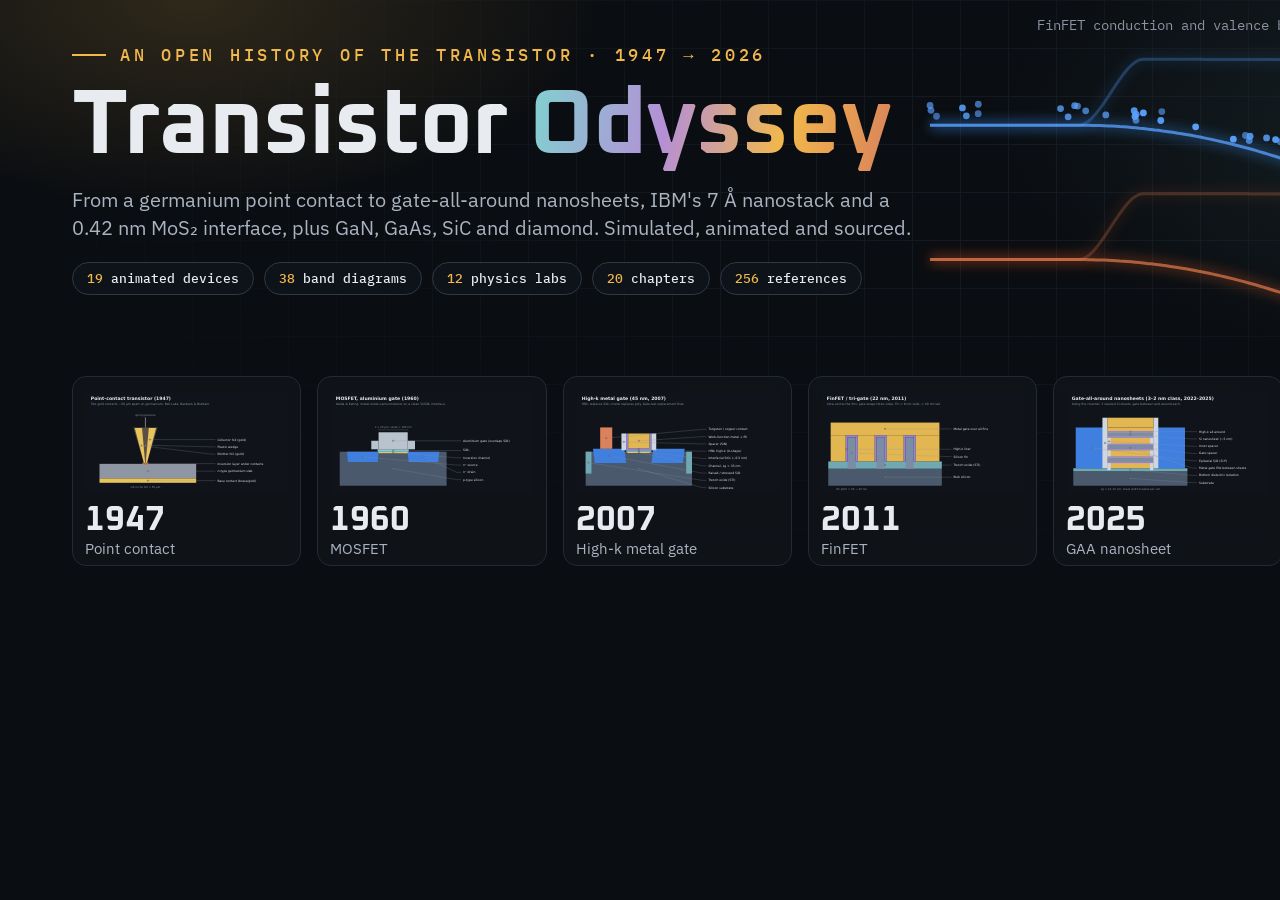
<file: scripts/banner.html>
<!doctype html>
<!-- Source for assets/banner.png. Render: python3 scripts/render_banner.py (needs Playwright). -->
<html><head><meta charset="utf-8">
<link rel="stylesheet" href="../site/css/fonts.css">
<style>
  :root { --bg:#0a0d11; --ink:#e8ecf1; --ink2:#aab3c0; --muted:#8a94a3; --amber:#f2b84b; --line:#232a34; }
  * { box-sizing: border-box; margin: 0; }
  body { width: 1600px; height: 600px; background: var(--bg); overflow: hidden; font-family: "IBM Plex Sans", sans-serif; color: var(--ink); position: relative; }
  .grid { position: absolute; inset: 0; background-image: linear-gradient(var(--line) 1px, transparent 1px), linear-gradient(90deg, var(--line) 1px, transparent 1px); background-size: 48px 48px; opacity: .45; mask-image: radial-gradient(ellipse at 60% 30%, black 10%, transparent 75%); }
  .glow { position: absolute; inset: 0; background: radial-gradient(600px 300px at 12% 0%, rgba(242,184,75,.16), transparent 70%), radial-gradient(700px 360px at 92% 20%, rgba(127,211,208,.10), transparent 70%); }
  svg.bands { position: absolute; left: 0; top: 0; width: 1600px; height: 600px; }
  .txt { position: absolute; left: 72px; top: 44px; width: 840px; }
  .eyebrow { font: 500 17px "IBM Plex Mono", monospace; letter-spacing: .22em; color: var(--amber); text-transform: uppercase; display: flex; align-items: center; gap: 14px; }
  .eyebrow::before { content: ""; width: 34px; height: 1.5px; background: var(--amber); }
  h1 { white-space: nowrap; font: 700 92px/1 "Oxanium", sans-serif; letter-spacing: -.01em; margin-top: 14px; }
  h1 span { background: linear-gradient(100deg, #7fd3d0 0%, #b58fd6 38%, #f2b84b 70%, #d9825b 100%); -webkit-background-clip: text; background-clip: text; color: transparent; }
  p.tag { font-size: 20px; line-height: 1.4; color: var(--ink2); margin-top: 14px; max-width: 880px; }
  .chips { display: flex; gap: 10px; margin-top: 20px; }
  .chips b { font: 500 13px "IBM Plex Mono", monospace; color: var(--ink); border: 1px solid #2f3845; background: rgba(16,20,26,.85); border-radius: 999px; padding: 7px 14px; }
  .chips b i { font-style: normal; color: var(--amber); }
  .cards { position: absolute; left: 72px; right: 72px; bottom: 34px; display: grid; grid-template-columns: repeat(6, 1fr); gap: 16px; }
  .card { background: rgba(16,20,26,.92); border: 1px solid #232a34; border-radius: 14px; padding: 12px; height: 190px; display: grid; grid-template-rows: 1fr auto auto; }
  .card img { width: 100%; height: 106px; object-fit: contain; object-position: center; }
  .card .y { font: 700 34px/1 "Oxanium", sans-serif; margin-top: 8px; }
  .card .n { font-size: 15px; color: var(--ink2); margin-top: 2px; }
</style></head>
<body>
<div class="glow"></div><div class="grid"></div>
<svg class="bands" viewBox="0 0 1600 600" aria-hidden="true">
  <defs><filter id="g" x="-10%" y="-50%" width="120%" height="200%"><feGaussianBlur stdDeviation="6"/></filter></defs>
  <g id="curves"></g>
</svg>
<div class="txt">
  <div class="eyebrow">An open history of the transistor · 1947 → 2026</div>
  <h1>Transistor <span>Odyssey</span></h1>
  <p class="tag">From a germanium point contact to gate-all-around nanosheets, IBM's 7 Å nanostack and a 0.42 nm MoS₂ interface, plus GaN, GaAs, SiC and diamond. Simulated, animated and sourced.</p>
  <div class="chips"><b><i>19</i> animated devices</b><b><i>38</i> band diagrams</b><b><i>12</i> physics labs</b><b><i>20</i> chapters</b><b><i>256</i> references</b></div>
</div>
<div class="cards">
  <div class="card"><img src="../figures/cross_sections/point_contact.svg"><div class="y">1947</div><div class="n">Point contact</div></div>
  <div class="card"><img src="../figures/cross_sections/planar_mosfet_metal.svg"><div class="y">1960</div><div class="n">MOSFET</div></div>
  <div class="card"><img src="../figures/cross_sections/planar_hkmg.svg"><div class="y">2007</div><div class="n">High-k metal gate</div></div>
  <div class="card"><img src="../figures/cross_sections/finfet.svg"><div class="y">2011</div><div class="n">FinFET</div></div>
  <div class="card"><img src="../figures/cross_sections/gaa.svg"><div class="y">2025</div><div class="n">GAA nanosheet</div></div>
  <div class="card"><img src="../figures/cross_sections/mos2_interface.svg"><div class="y">2026</div><div class="n">0.42 nm interface</div></div>
</div>
<script type="module">
  import { DEVICES } from '../site/js/devices/data.js';
  import { lateral } from '../site/js/devices/bands.js';
  const dev = DEVICES.find(d => d.id === 'finfet');
  const g = document.getElementById('curves');
  const X = x => 930 + x * 620, Y = E => 130 - E * 120;
  const path = arr => arr.x.map((x, i) => `${i ? 'L' : 'M'}${X(x).toFixed(1)},${Y(arr.v[i]).toFixed(1)}`).join('');
  const add = (d, col, w, op, blur) => { const p = document.createElementNS('http://www.w3.org/2000/svg', 'path'); p.setAttribute('d', d); p.setAttribute('fill', 'none'); p.setAttribute('stroke', col); p.setAttribute('stroke-width', w); p.setAttribute('opacity', op); if (blur) p.setAttribute('filter', 'url(#g)'); g.appendChild(p); };
  const off = lateral(dev, 0.05, 0.7, 161), on = lateral(dev, 1.0, 0.7, 161);
  for (const [L, a] of [[off, .35], [on, 1]]) {
    const ec = path({ x: L.x, v: L.Ec }), ev = path({ x: L.x, v: L.Ev });
    add(ec, '#3987e5', 10, .35 * a, true); add(ec, '#5aa2ff', 3, .75 * a); add(ev, '#d95926', 10, .3 * a, true); add(ev, '#ff8a55', 3, .6 * a);
  }
  // electrons riding the on-state conduction band
  const rnd = (s => () => (s = (s * 16807) % 2147483647) / 2147483647)(7);
  for (let k = 0; k < 46; k++) {
    const x = rnd(), i = Math.round(x * 160), y = Y(on.Ec[i]) - 5 - rnd() * 16;
    const c = document.createElementNS('http://www.w3.org/2000/svg', 'circle'); c.setAttribute('cx', X(x)); c.setAttribute('cy', y); c.setAttribute('r', 3.4); c.setAttribute('fill', '#5aa2ff'); c.setAttribute('opacity', .55 + .45 * rnd()); g.appendChild(c);
  }
  const t = document.createElementNS('http://www.w3.org/2000/svg', 'text'); t.setAttribute('x', X(0.5)); t.setAttribute('y', 30); t.setAttribute('text-anchor', 'middle'); t.setAttribute('fill', '#8a94a3'); t.setAttribute('font-family', 'IBM Plex Mono'); t.setAttribute('font-size', 14); t.textContent = 'FinFET conduction and valence bands, gate off → on'; g.appendChild(t);
  await document.fonts.ready; window.__ready = true;
</script>
</body></html>
</file>
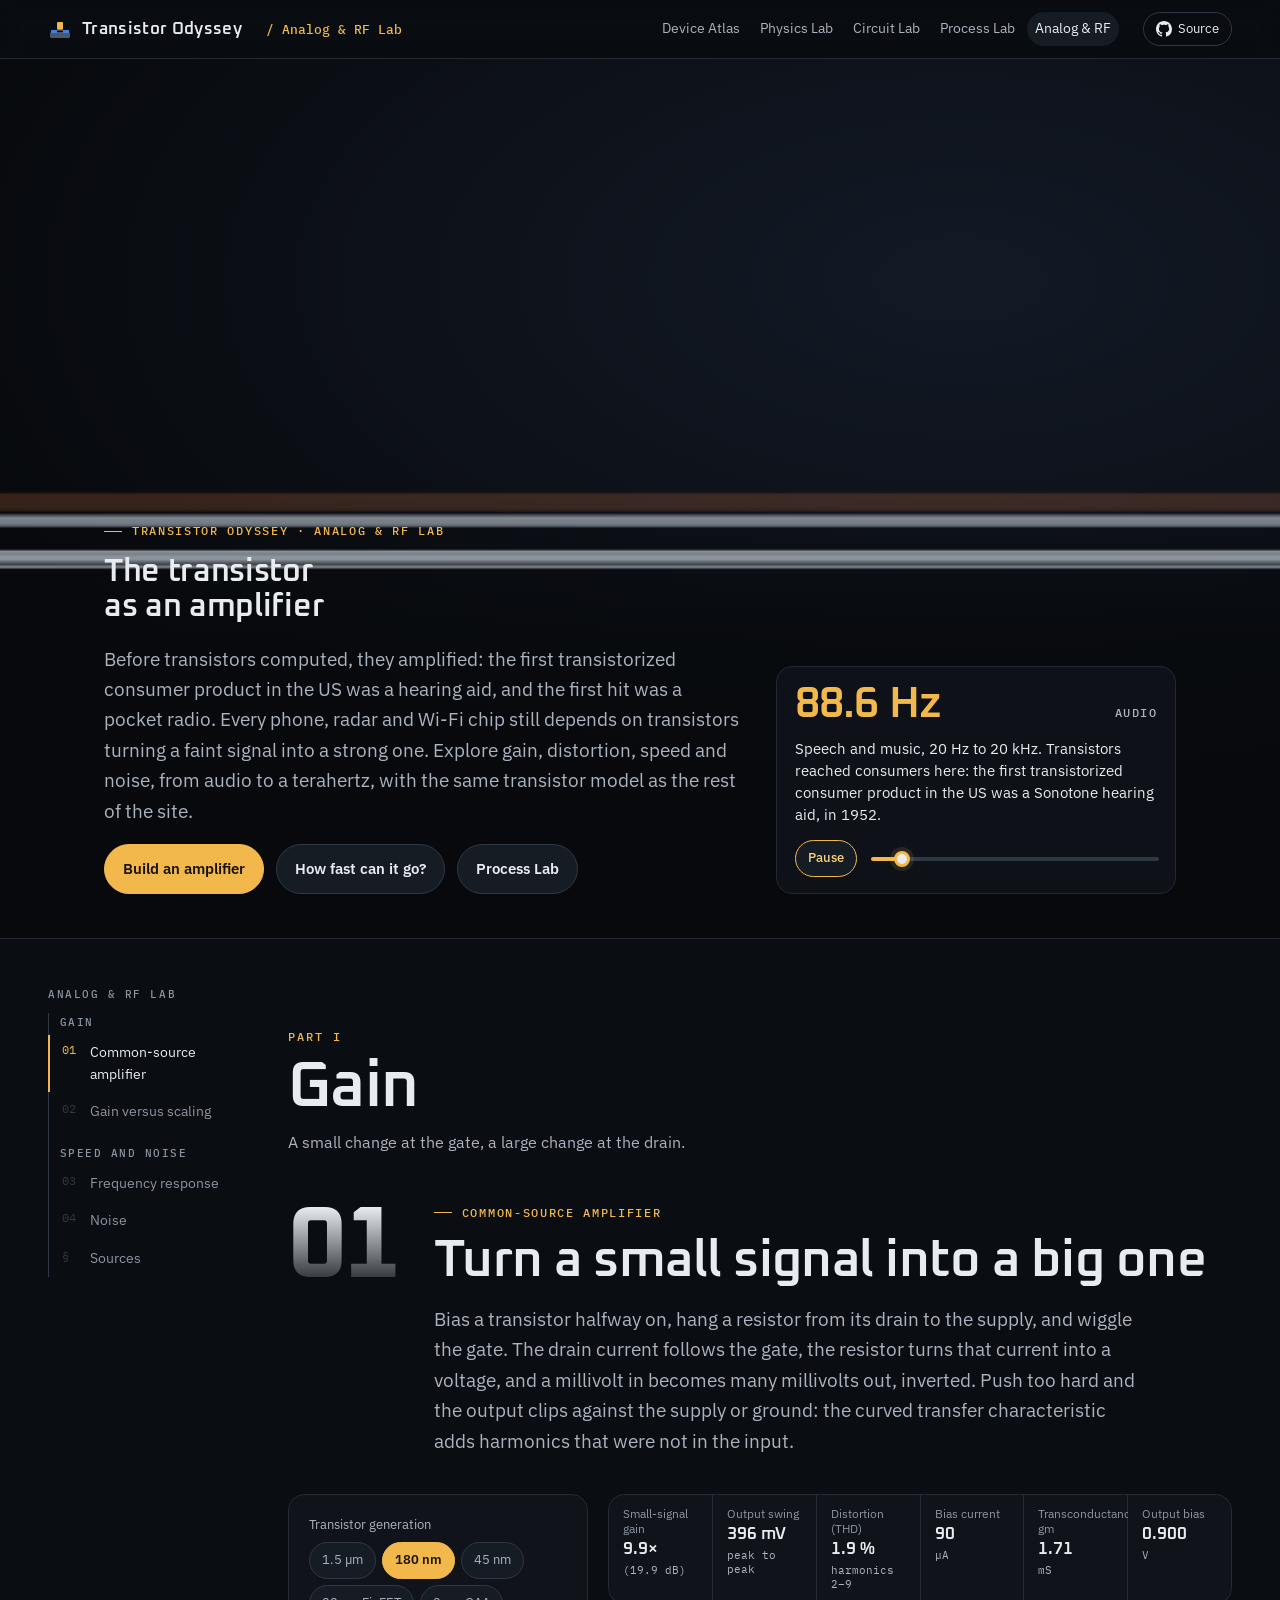
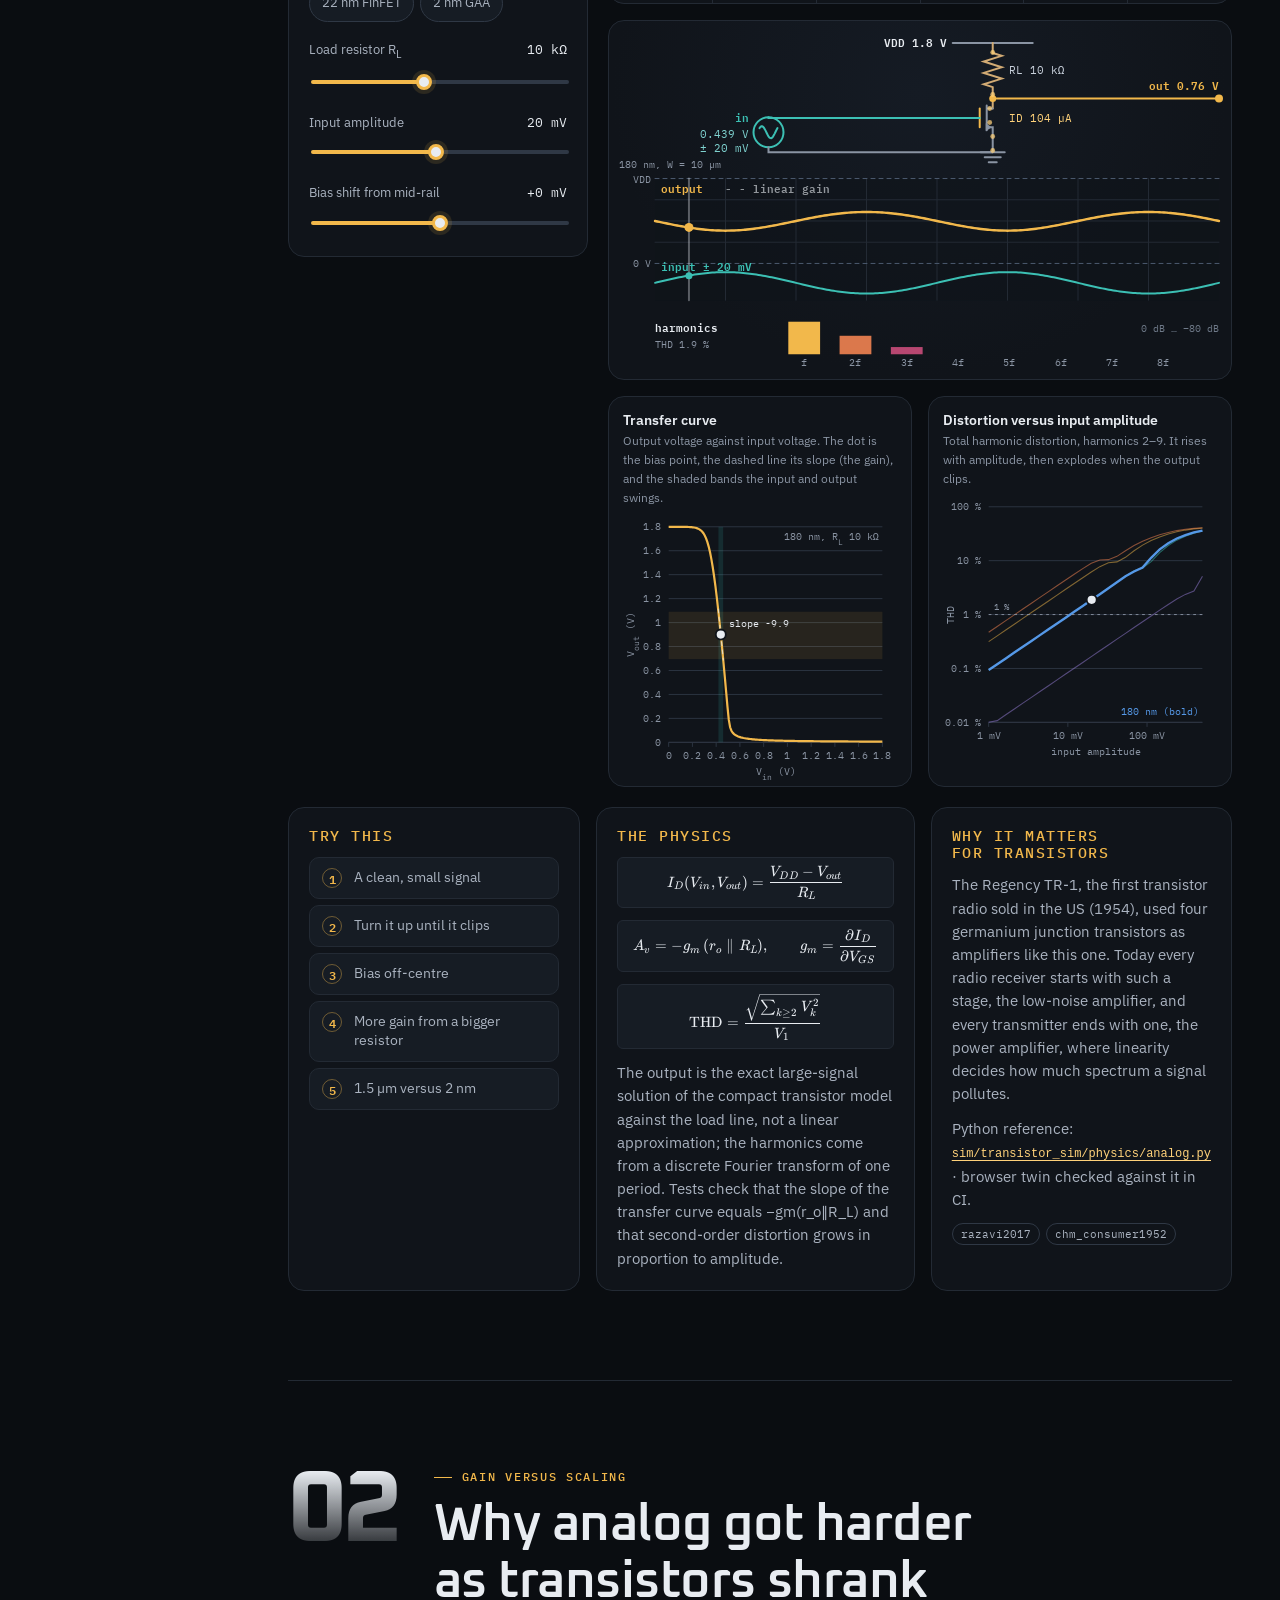
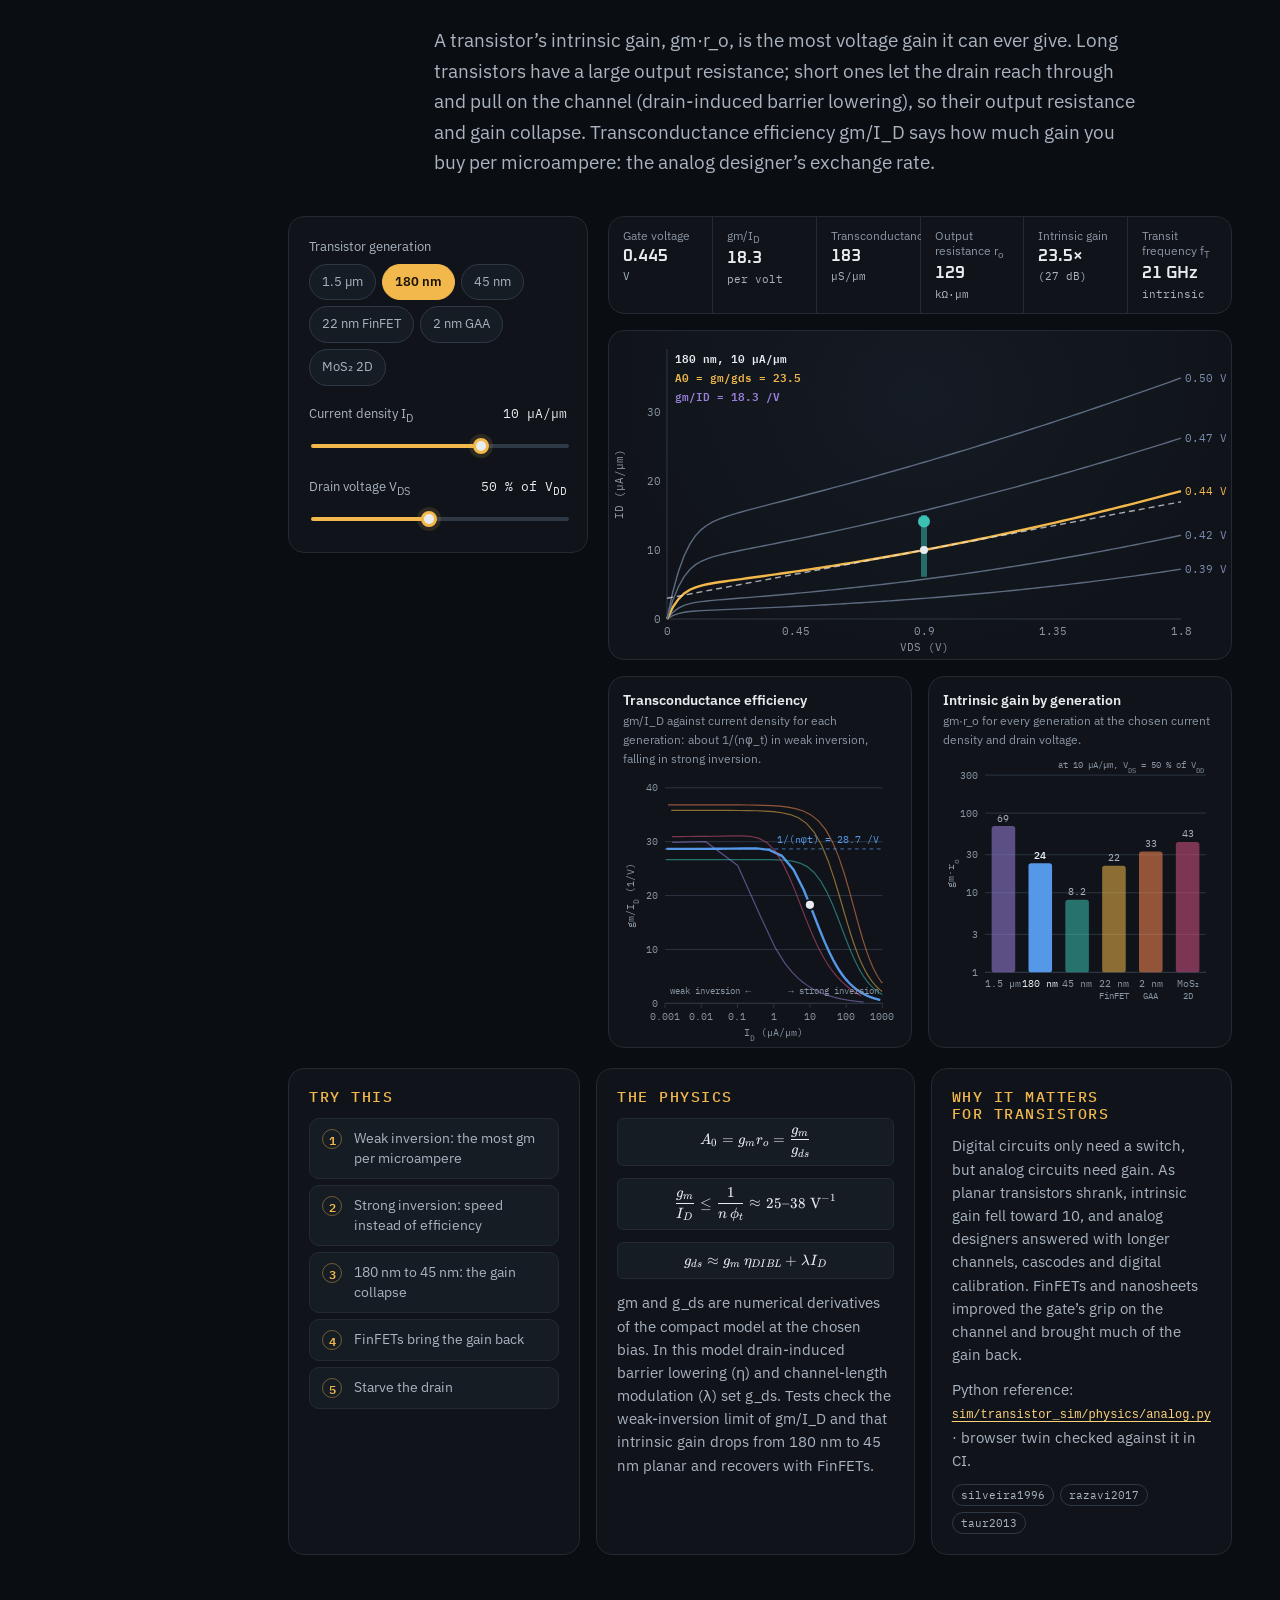
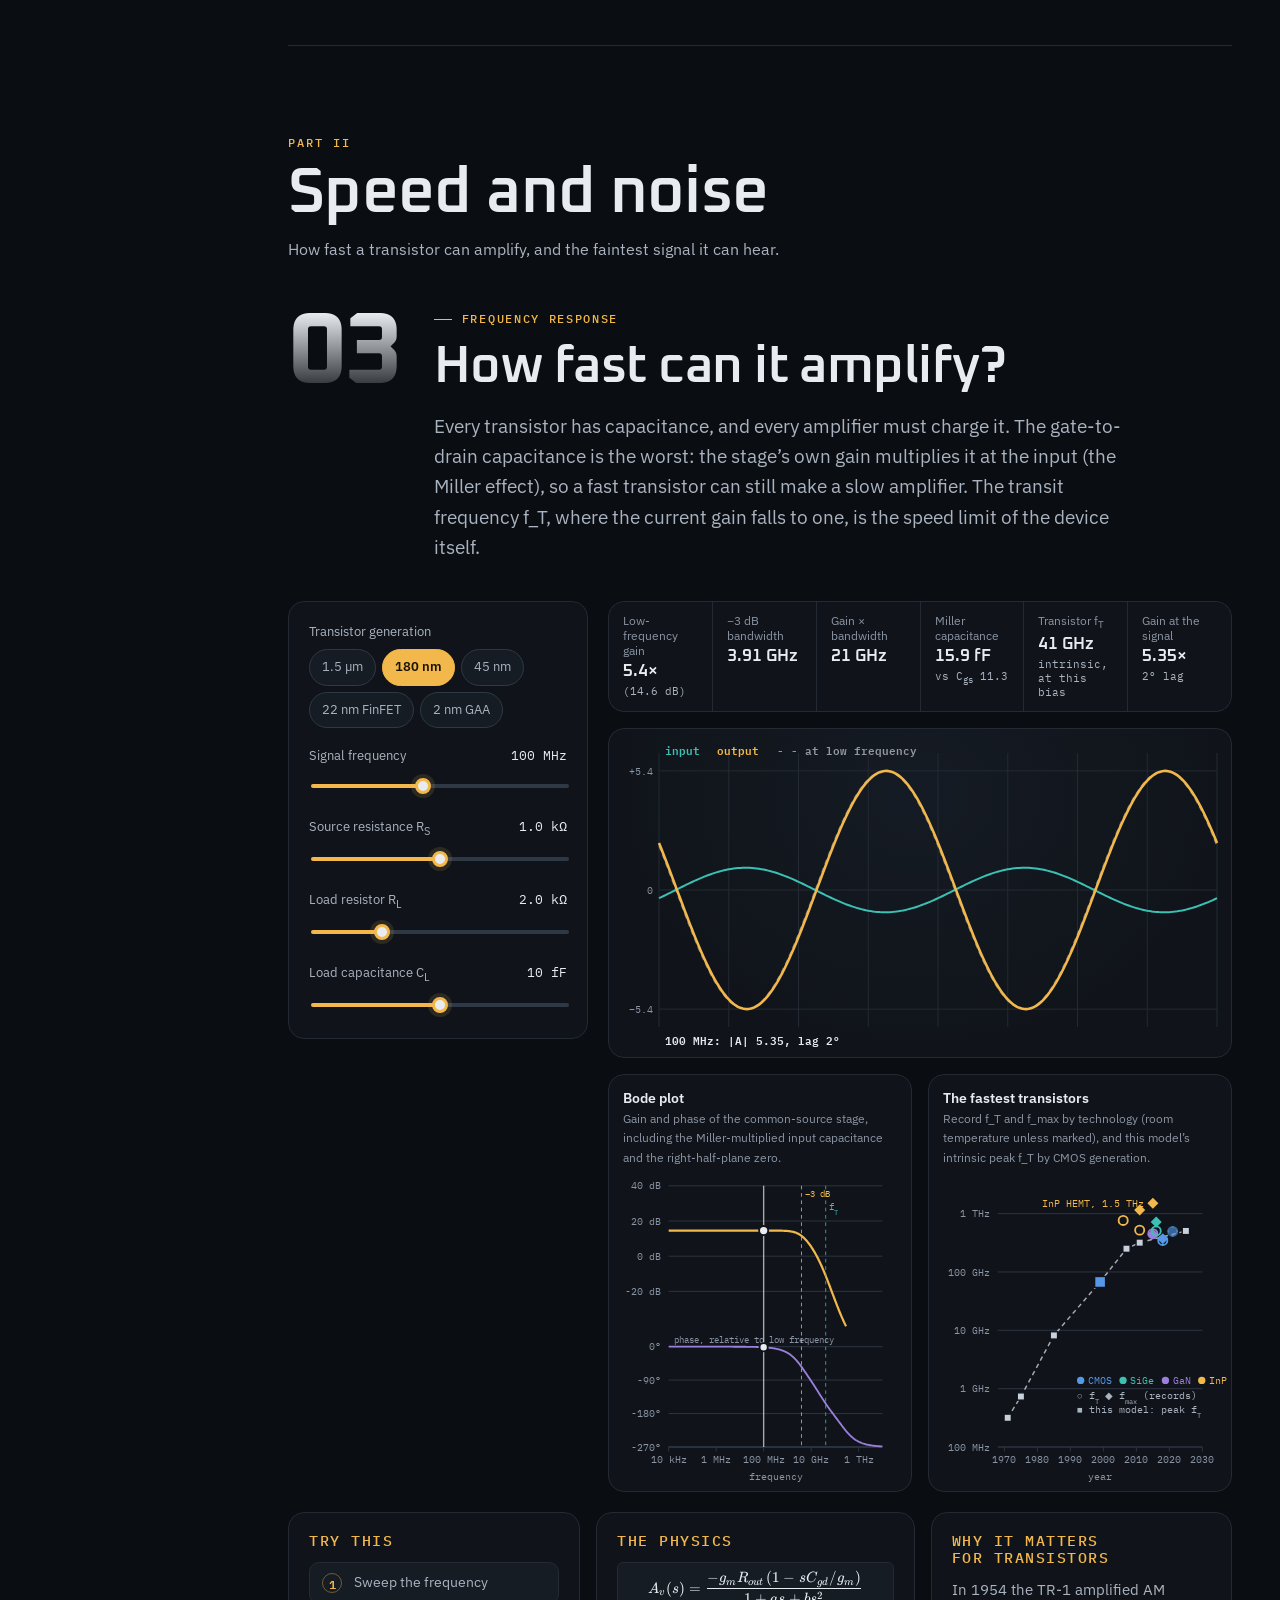
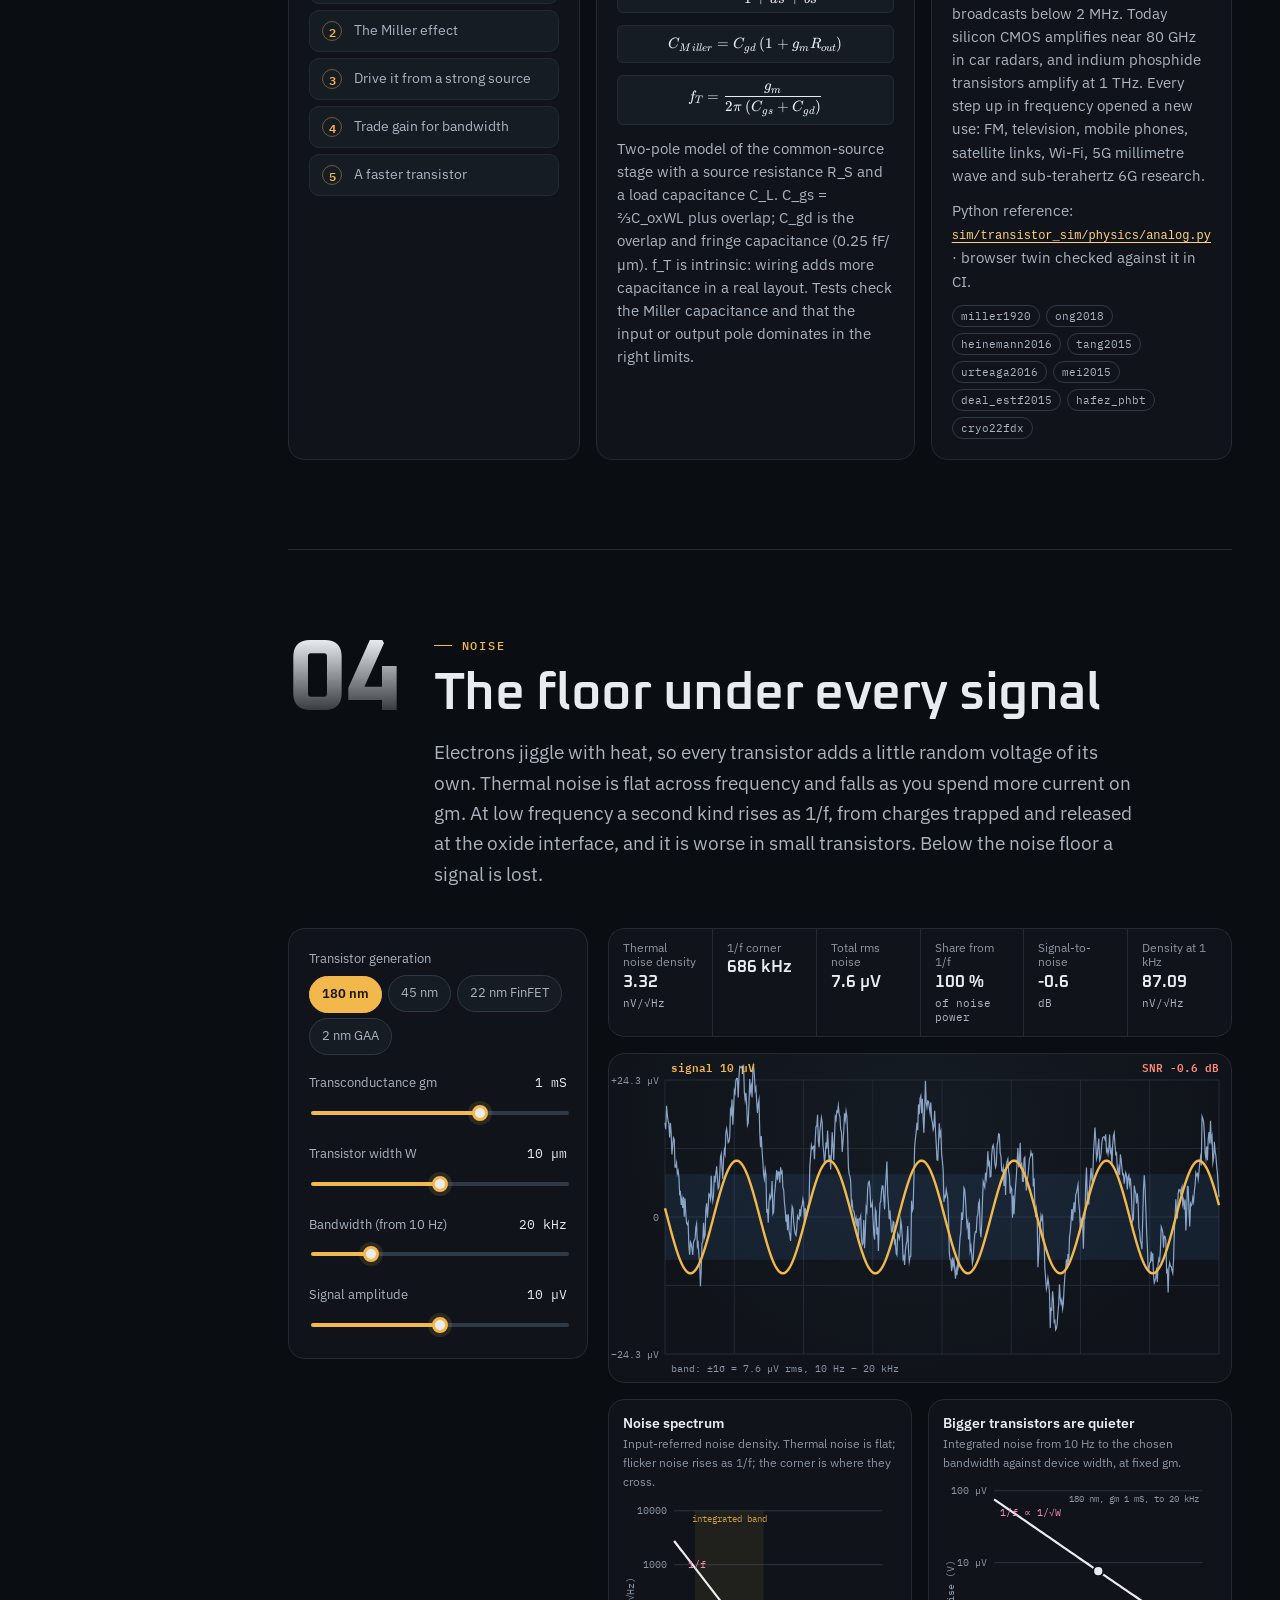
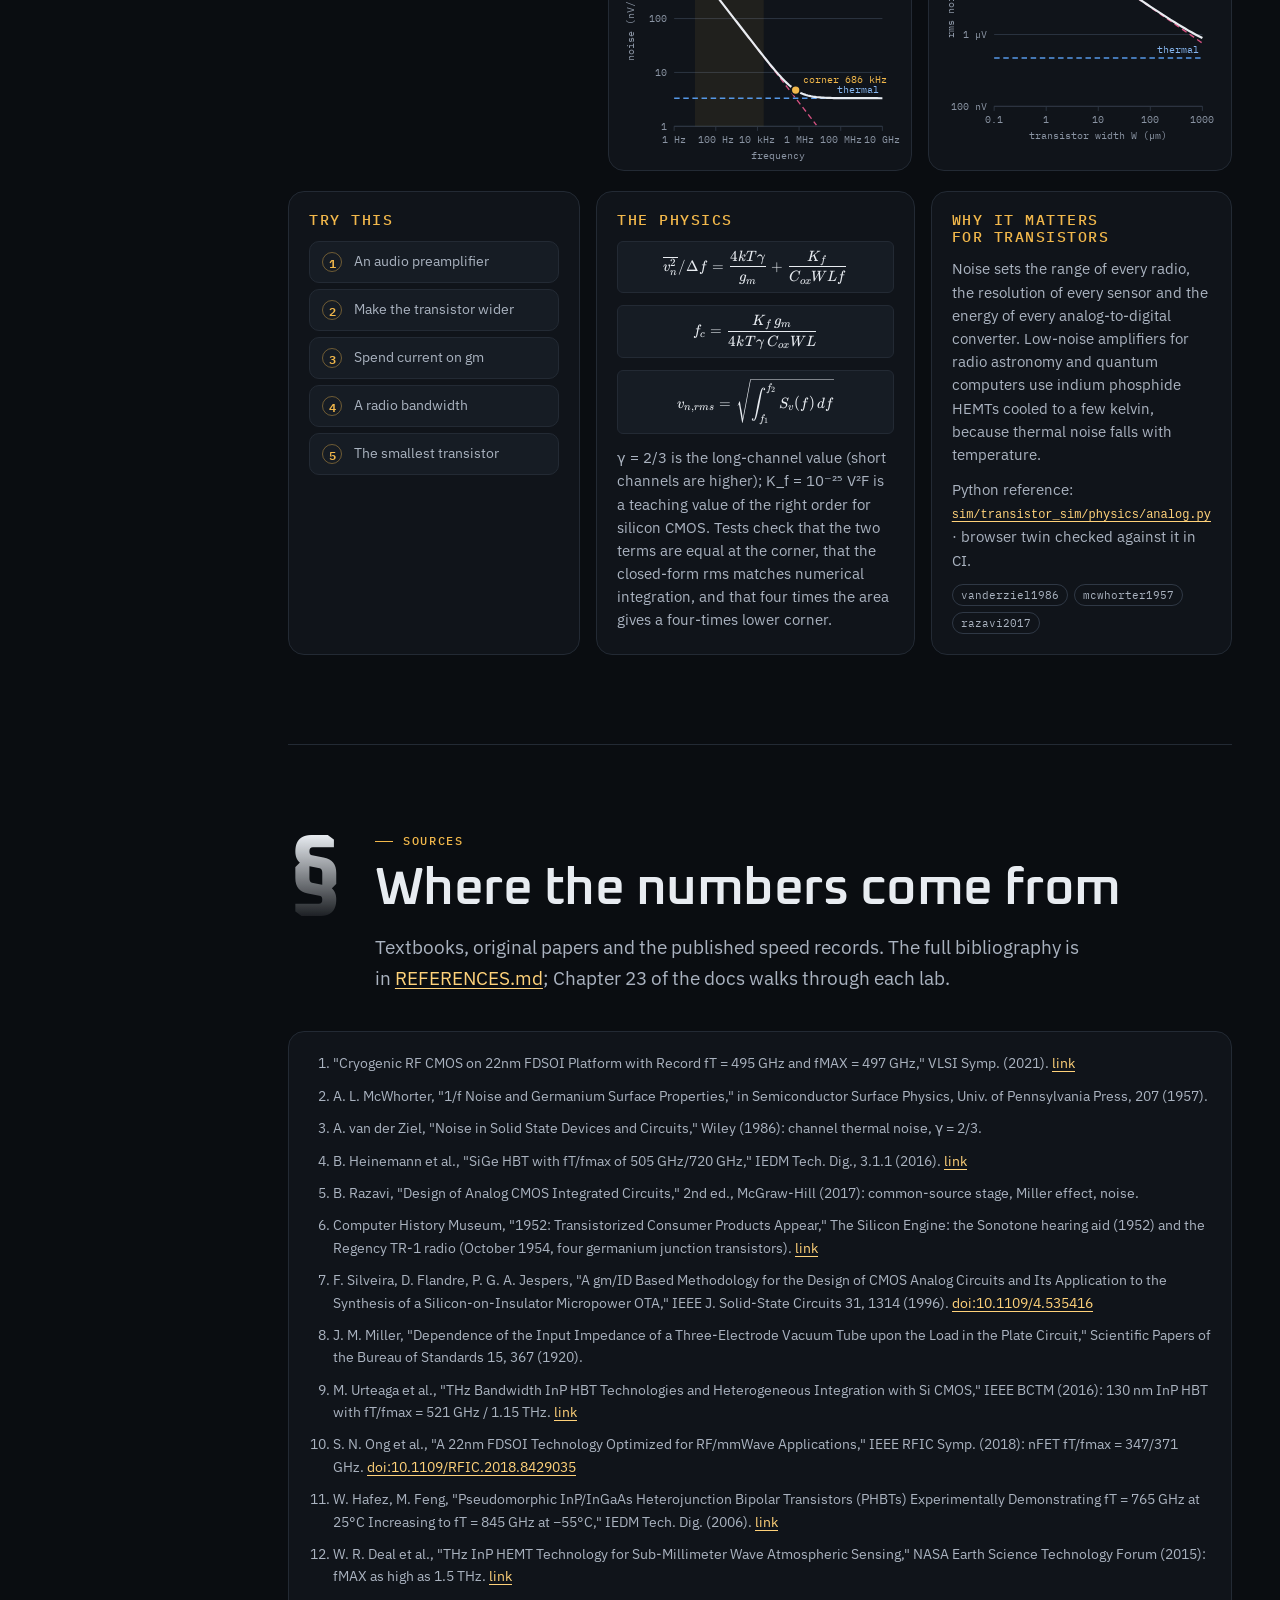
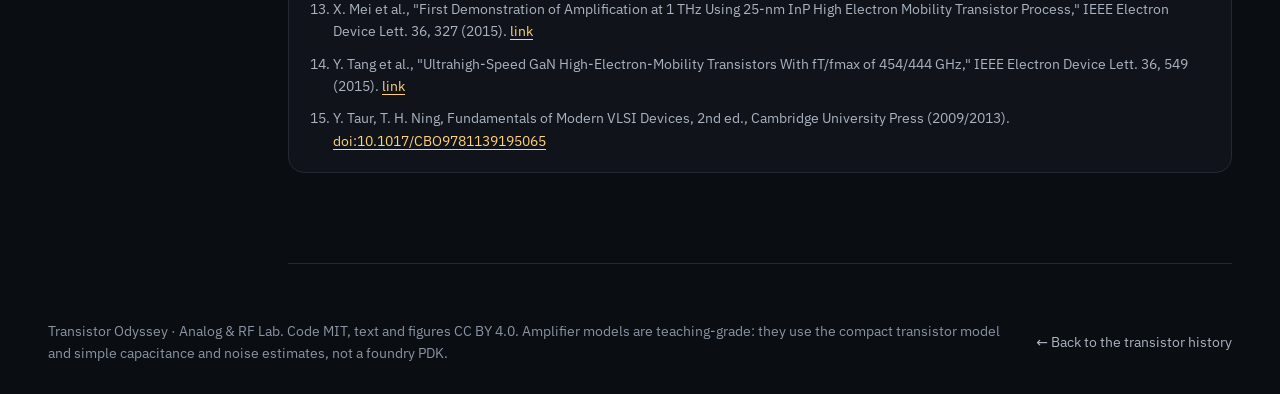
<file: site/analog.html>
<!doctype html>
<html lang="en">
<head>
<meta charset="utf-8">
<meta name="viewport" content="width=device-width, initial-scale=1, viewport-fit=cover">
<title>Analog &amp; RF Lab · Transistor Odyssey</title>
<meta name="description" content="The transistor as an amplifier: a common-source stage with live distortion, transconductance efficiency and intrinsic gain across eight generations, frequency response with the Miller effect, record fT and fmax for CMOS, SiGe, GaN and InP, and thermal and 1/f noise.">
<meta property="og:title" content="Analog &amp; RF Lab — the transistor as an amplifier">
<meta property="og:description" content="Gain, bandwidth, distortion and noise, simulated live from the same transistor model.">
<link rel="icon" href="assets/favicon.svg" type="image/svg+xml">
<link rel="stylesheet" href="css/fonts.css">
<link rel="stylesheet" href="vendor/katex/katex.min.css">
<link rel="stylesheet" href="css/style.css">
<link rel="stylesheet" href="css/physics.css">
<link rel="stylesheet" href="css/circuits.css">
<link rel="stylesheet" href="css/process.css">
<link rel="stylesheet" href="css/analog.css">
<script defer src="vendor/katex/katex.min.js"></script>
<script>document.documentElement.classList.add('js')</script>
</head>
<body class="physics circuits process analog">

<div class="pl-progress" aria-hidden="true"><i></i></div>
<nav class="nav" aria-label="Main">
  <div class="wrap">
    <a class="brand" href="index.html" aria-label="Transistor Odyssey home">
      <svg viewBox="0 0 24 24" aria-hidden="true"><rect x="2" y="15" width="20" height="6" rx="1.5" fill="#4b596d"/><rect x="3" y="13" width="6" height="3" fill="#3f7fe0"/><rect x="15" y="13" width="6" height="3" fill="#3f7fe0"/><rect x="9" y="12.2" width="6" height="1.2" fill="#9a80dc"/><rect x="9" y="5" width="6" height="7.2" rx="1" fill="#f2b84b"/></svg>
      Transistor Odyssey
    </a>
    <span class="nav-crumb">/ Analog &amp; RF Lab</span>
    <div class="nav-links">
      <a href="devices.html">Device Atlas</a>
      <a href="physics.html">Physics Lab</a>
      <a href="circuits.html">Circuit Lab</a>
      <a href="process.html">Process Lab</a>
      <a class="active" href="analog.html">Analog &amp; RF</a>
    </div>
    <a class="nav-gh" href="https://github.com/Normansrule/transistor-odyssey" rel="noopener">
      <svg width="16" height="16" viewBox="0 0 16 16" aria-hidden="true"><path fill="currentColor" d="M8 0C3.58 0 0 3.58 0 8c0 3.54 2.29 6.53 5.47 7.59.4.07.55-.17.55-.38 0-.19-.01-.82-.01-1.49-2.01.37-2.53-.49-2.69-.94-.09-.23-.48-.94-.82-1.13-.28-.15-.68-.52-.01-.53.63-.01 1.08.58 1.23.82.72 1.21 1.87.87 2.33.66.07-.52.28-.87.51-1.07-1.78-.2-3.64-.89-3.64-3.95 0-.87.31-1.59.82-2.15-.08-.2-.36-1.02.08-2.12 0 0 .67-.21 2.2.82.64-.18 1.32-.27 2-.27.68 0 1.36.09 2 .27 1.53-1.04 2.2-.82 2.2-.82.44 1.1.16 1.92.08 2.12.51.56.82 1.27.82 2.15 0 3.07-1.87 3.75-3.65 3.95.29.25.54.73.54 1.48 0 1.07-.01 1.93-.01 2.2 0 .21.15.46.55.38A8.013 8.013 0 0016 8c0-4.42-3.58-8-8-8z"/></svg>
      Source
    </a>
  </div>
</nav>

<!-- ============ HERO ============ -->
<header class="cz-hero az-hero" id="top" aria-labelledby="top-h">
  <canvas id="azCanvas" aria-label="The radio spectrum from audio to one terahertz, with signals travelling at each band and the transistor technologies that can amplify them"></canvas>
  <div class="cz-shade" aria-hidden="true"></div>
  <div class="wrap cz-inner">
    <div class="cz-copy">
      <span class="eyebrow">Transistor Odyssey · Analog &amp; RF Lab</span>
      <h1 id="top-h">The transistor <span class="sheen">as an amplifier</span></h1>
      <p class="lead">Before transistors computed, they amplified: the first transistorized consumer product in the US was a hearing aid, and the first hit was a pocket radio. Every phone, radar and Wi-Fi chip still depends on transistors turning a faint signal into a strong one. Explore gain, distortion, speed and noise, from audio to a terahertz, with the same transistor model as the rest of the site.</p>
      <div class="cta-row">
        <a class="btn primary" href="#amp">Build an amplifier</a>
        <a class="btn" href="#bode">How fast can it go?</a>
        <a class="btn" href="process.html">Process Lab</a>
      </div>
    </div>
    <div class="cz-hud card" aria-live="polite">
      <div class="cz-hud-top"><span class="cz-scale" id="azFreq">1 kHz</span><span class="cz-level" id="azName">Audio</span></div>
      <p class="cz-desc" id="azDesc"></p>
      <div class="cz-ctl"><button class="btn sm" type="button" id="azPlay" aria-pressed="true">Pause</button><input type="range" id="azRange" min="0" max="1" step="0.001" value="0" aria-label="Frequency (log scale)"></div>
    </div>
  </div>
</header>

<div class="pl-layout wrap">
  <nav class="pl-toc" aria-label="Labs">
    <p class="pl-toc-h">Analog &amp; RF Lab</p>
    <ol>
      <li class="pl-toc-part">Gain</li>
      <li><a href="#amp"><span>01</span>Common-source amplifier</a></li>
      <li><a href="#gain"><span>02</span>Gain versus scaling</a></li>
      <li class="pl-toc-part">Speed and noise</li>
      <li><a href="#bode"><span>03</span>Frequency response</a></li>
      <li><a href="#noise"><span>04</span>Noise</a></li>
      <li><a href="#an-sources"><span>§</span>Sources</a></li>
    </ol>
  </nav>
  <main class="pl-main">

  <div class="pl-part" id="part-gain"><span class="pl-part-n">Part I</span><h2>Gain</h2><p>A small change at the gate, a large change at the drain.</p></div>

  <section class="lab-sec" id="amp" aria-labelledby="amp-h">
    <header class="lab-head">
      <span class="lab-num" aria-hidden="true">01</span>
      <div>
        <span class="eyebrow">Common-source amplifier</span>
        <h2 id="amp-h">Turn a small signal into a big one</h2>
        <p class="lead">Bias a transistor halfway on, hang a resistor from its drain to the supply, and wiggle the gate. The drain current follows the gate, the resistor turns that current into a voltage, and a millivolt in becomes many millivolts out, inverted. Push too hard and the output clips against the supply or ground: the curved transfer characteristic adds harmonics that were not in the input.</p>
      </div>
    </header>
    <div class="lab-grid">
      <aside class="card panel lab-ctl" aria-label="Common-source amplifier controls"></aside>
      <div class="lab-view">
        <div class="lab-tiles"></div>
        <div class="card pl-canvas" data-role="amp" style="--h:360px"><canvas aria-label="A resistor-loaded transistor amplifier with an input sine wave, the amplified output on an oscilloscope, and the harmonics it creates"></canvas></div>
        <div class="plots">
          <div class="card plot" data-role="vtc"><h4>Transfer curve</h4><p class="sub">Output voltage against input voltage. The dot is the bias point, the dashed line its slope (the gain), and the shaded bands the input and output swings.</p></div>
          <div class="card plot" data-role="thd"><h4>Distortion versus input amplitude</h4><p class="sub">Total harmonic distortion, harmonics 2–9. It rises with amplitude, then explodes when the output clips.</p></div>
        </div>
      </div>
    </div>
    <div class="lab-learn">
      <div class="card pl-card pl-try"><h3>Try this</h3><div class="lab-exp"></div></div>
      <div class="card pl-card pl-eqs"><h3>The physics</h3>
        <div class="eq" data-tex="I_D(V_{in},V_{out})=\frac{V_{DD}-V_{out}}{R_L}"></div>
        <div class="eq" data-tex="A_v=-g_m\,(r_o\parallel R_L),\qquad g_m=\frac{\partial I_D}{\partial V_{GS}}"></div>
        <div class="eq" data-tex="\mathrm{THD}=\frac{\sqrt{\sum_{k\ge 2}V_k^2}}{V_1}"></div>
        <p class="small">The output is the exact large-signal solution of the compact transistor model against the load line, not a linear approximation; the harmonics come from a discrete Fourier transform of one period. Tests check that the slope of the transfer curve equals −gm(r_o∥R_L) and that second-order distortion grows in proportion to amplitude.</p>
      </div>
      <div class="card pl-card pl-real"><h3>Why it matters for transistors</h3><p>The Regency TR-1, the first transistor radio sold in the US (1954), used four germanium junction transistors as amplifiers like this one. Today every radio receiver starts with such a stage, the low-noise amplifier, and every transmitter ends with one, the power amplifier, where linearity decides how much spectrum a signal pollutes.</p>
        <p class="small">Python reference: <a href="https://github.com/Normansrule/transistor-odyssey/blob/main/sim/transistor_sim/physics/analog.py" rel="noopener"><code>sim/transistor_sim/physics/analog.py</code></a> · browser twin checked against it in CI.</p>
        <div class="refchips" data-refs="razavi2017 chm_consumer1952"></div>
      </div>
    </div>
  </section>

  <section class="lab-sec" id="gain" aria-labelledby="gain-h">
    <header class="lab-head">
      <span class="lab-num" aria-hidden="true">02</span>
      <div>
        <span class="eyebrow">Gain versus scaling</span>
        <h2 id="gain-h">Why analog got harder as transistors shrank</h2>
        <p class="lead">A transistor’s intrinsic gain, gm·r_o, is the most voltage gain it can ever give. Long transistors have a large output resistance; short ones let the drain reach through and pull on the channel (drain-induced barrier lowering), so their output resistance and gain collapse. Transconductance efficiency gm/I_D says how much gain you buy per microampere: the analog designer’s exchange rate.</p>
      </div>
    </header>
    <div class="lab-grid">
      <aside class="card panel lab-ctl" aria-label="Gain versus scaling controls"></aside>
      <div class="lab-view">
        <div class="lab-tiles"></div>
        <div class="card pl-canvas" data-role="iv" style="--h:330px"><canvas aria-label="Output characteristics of the chosen transistor with the operating point; the tangent lines show the output conductance that limits gain"></canvas></div>
        <div class="plots">
          <div class="card plot" data-role="gmid"><h4>Transconductance efficiency</h4><p class="sub">gm/I_D against current density for each generation: about 1/(nφ_t) in weak inversion, falling in strong inversion.</p></div>
          <div class="card plot" data-role="a0"><h4>Intrinsic gain by generation</h4><p class="sub">gm·r_o for every generation at the chosen current density and drain voltage.</p></div>
        </div>
      </div>
    </div>
    <div class="lab-learn">
      <div class="card pl-card pl-try"><h3>Try this</h3><div class="lab-exp"></div></div>
      <div class="card pl-card pl-eqs"><h3>The physics</h3>
        <div class="eq" data-tex="A_0=g_m r_o=\frac{g_m}{g_{ds}}"></div>
        <div class="eq" data-tex="\frac{g_m}{I_D}\le\frac{1}{n\,\phi_t}\approx 25\text{–}38\ \mathrm{V^{-1}}"></div>
        <div class="eq" data-tex="g_{ds}\approx g_m\,\eta_{DIBL}+\lambda I_D"></div>
        <p class="small">gm and g_ds are numerical derivatives of the compact model at the chosen bias. In this model drain-induced barrier lowering (η) and channel-length modulation (λ) set g_ds. Tests check the weak-inversion limit of gm/I_D and that intrinsic gain drops from 180 nm to 45 nm planar and recovers with FinFETs.</p>
      </div>
      <div class="card pl-card pl-real"><h3>Why it matters for transistors</h3><p>Digital circuits only need a switch, but analog circuits need gain. As planar transistors shrank, intrinsic gain fell toward 10, and analog designers answered with longer channels, cascodes and digital calibration. FinFETs and nanosheets improved the gate’s grip on the channel and brought much of the gain back.</p>
        <p class="small">Python reference: <a href="https://github.com/Normansrule/transistor-odyssey/blob/main/sim/transistor_sim/physics/analog.py" rel="noopener"><code>sim/transistor_sim/physics/analog.py</code></a> · browser twin checked against it in CI.</p>
        <div class="refchips" data-refs="silveira1996 razavi2017 taur2013"></div>
      </div>
    </div>
  </section>

  <div class="pl-part" id="part-speed"><span class="pl-part-n">Part II</span><h2>Speed and noise</h2><p>How fast a transistor can amplify, and the faintest signal it can hear.</p></div>

  <section class="lab-sec" id="bode" aria-labelledby="bode-h">
    <header class="lab-head">
      <span class="lab-num" aria-hidden="true">03</span>
      <div>
        <span class="eyebrow">Frequency response</span>
        <h2 id="bode-h">How fast can it amplify?</h2>
        <p class="lead">Every transistor has capacitance, and every amplifier must charge it. The gate-to-drain capacitance is the worst: the stage’s own gain multiplies it at the input (the Miller effect), so a fast transistor can still make a slow amplifier. The transit frequency f_T, where the current gain falls to one, is the speed limit of the device itself.</p>
      </div>
    </header>
    <div class="lab-grid">
      <aside class="card panel lab-ctl" aria-label="Frequency response controls"></aside>
      <div class="lab-view">
        <div class="lab-tiles"></div>
        <div class="card pl-canvas" data-role="scope" style="--h:330px"><canvas aria-label="An input sine wave and the amplifier output at the chosen frequency: as frequency rises the output shrinks and lags"></canvas></div>
        <div class="plots">
          <div class="card plot" data-role="bodeplot"><h4>Bode plot</h4><p class="sub">Gain and phase of the common-source stage, including the Miller-multiplied input capacitance and the right-half-plane zero.</p></div>
          <div class="card plot" data-role="records"><h4>The fastest transistors</h4><p class="sub">Record f_T and f_max by technology (room temperature unless marked), and this model’s intrinsic peak f_T by CMOS generation.</p></div>
        </div>
      </div>
    </div>
    <div class="lab-learn">
      <div class="card pl-card pl-try"><h3>Try this</h3><div class="lab-exp"></div></div>
      <div class="card pl-card pl-eqs"><h3>The physics</h3>
        <div class="eq" data-tex="A_v(s)=\frac{-g_m R_{out}\,(1-sC_{gd}/g_m)}{1+as+bs^2}"></div>
        <div class="eq" data-tex="C_{Miller}=C_{gd}\,(1+g_m R_{out})"></div>
        <div class="eq" data-tex="f_T=\frac{g_m}{2\pi\,(C_{gs}+C_{gd})}"></div>
        <p class="small">Two-pole model of the common-source stage with a source resistance R_S and a load capacitance C_L. C_gs = ⅔C_oxWL plus overlap; C_gd is the overlap and fringe capacitance (0.25 fF/µm). f_T is intrinsic: wiring adds more capacitance in a real layout. Tests check the Miller capacitance and that the input or output pole dominates in the right limits.</p>
      </div>
      <div class="card pl-card pl-real"><h3>Why it matters for transistors</h3><p>In 1954 the TR-1 amplified AM broadcasts below 2 MHz. Today silicon CMOS amplifies near 80 GHz in car radars, and indium phosphide transistors amplify at 1 THz. Every step up in frequency opened a new use: FM, television, mobile phones, satellite links, Wi-Fi, 5G millimetre wave and sub-terahertz 6G research.</p>
        <p class="small">Python reference: <a href="https://github.com/Normansrule/transistor-odyssey/blob/main/sim/transistor_sim/physics/analog.py" rel="noopener"><code>sim/transistor_sim/physics/analog.py</code></a> · browser twin checked against it in CI.</p>
        <div class="refchips" data-refs="miller1920 ong2018 heinemann2016 tang2015 urteaga2016 mei2015 deal_estf2015 hafez_phbt cryo22fdx"></div>
      </div>
    </div>
  </section>

  <section class="lab-sec" id="noise" aria-labelledby="noise-h">
    <header class="lab-head">
      <span class="lab-num" aria-hidden="true">04</span>
      <div>
        <span class="eyebrow">Noise</span>
        <h2 id="noise-h">The floor under every signal</h2>
        <p class="lead">Electrons jiggle with heat, so every transistor adds a little random voltage of its own. Thermal noise is flat across frequency and falls as you spend more current on gm. At low frequency a second kind rises as 1/f, from charges trapped and released at the oxide interface, and it is worse in small transistors. Below the noise floor a signal is lost.</p>
      </div>
    </header>
    <div class="lab-grid">
      <aside class="card panel lab-ctl" aria-label="Noise controls"></aside>
      <div class="lab-view">
        <div class="lab-tiles"></div>
        <div class="card pl-canvas" data-role="noisecv" style="--h:330px"><canvas aria-label="A small sine wave buried in transistor noise, with the noise split into its thermal and flicker parts"></canvas></div>
        <div class="plots">
          <div class="card plot" data-role="psd"><h4>Noise spectrum</h4><p class="sub">Input-referred noise density. Thermal noise is flat; flicker noise rises as 1/f; the corner is where they cross.</p></div>
          <div class="card plot" data-role="area"><h4>Bigger transistors are quieter</h4><p class="sub">Integrated noise from 10 Hz to the chosen bandwidth against device width, at fixed gm.</p></div>
        </div>
      </div>
    </div>
    <div class="lab-learn">
      <div class="card pl-card pl-try"><h3>Try this</h3><div class="lab-exp"></div></div>
      <div class="card pl-card pl-eqs"><h3>The physics</h3>
        <div class="eq" data-tex="\overline{v_n^2}/\Delta f=\frac{4kT\gamma}{g_m}+\frac{K_f}{C_{ox}WLf}"></div>
        <div class="eq" data-tex="f_c=\frac{K_f\,g_m}{4kT\gamma\,C_{ox}WL}"></div>
        <div class="eq" data-tex="v_{n,rms}=\sqrt{\int_{f_1}^{f_2}S_v(f)\,df}"></div>
        <p class="small">γ = 2/3 is the long-channel value (short channels are higher); K_f = 10⁻²⁵ V²F is a teaching value of the right order for silicon CMOS. Tests check that the two terms are equal at the corner, that the closed-form rms matches numerical integration, and that four times the area gives a four-times lower corner.</p>
      </div>
      <div class="card pl-card pl-real"><h3>Why it matters for transistors</h3><p>Noise sets the range of every radio, the resolution of every sensor and the energy of every analog-to-digital converter. Low-noise amplifiers for radio astronomy and quantum computers use indium phosphide HEMTs cooled to a few kelvin, because thermal noise falls with temperature.</p>
        <p class="small">Python reference: <a href="https://github.com/Normansrule/transistor-odyssey/blob/main/sim/transistor_sim/physics/analog.py" rel="noopener"><code>sim/transistor_sim/physics/analog.py</code></a> · browser twin checked against it in CI.</p>
        <div class="refchips" data-refs="vanderziel1986 mcwhorter1957 razavi2017"></div>
      </div>
    </div>
  </section>

  <section class="lab-sec" id="an-sources" aria-labelledby="src-h">
    <header class="lab-head"><span class="lab-num" aria-hidden="true">§</span><div><span class="eyebrow">Sources</span><h2 id="src-h">Where the numbers come from</h2>
    <p class="lead">Textbooks, original papers and the published speed records. The full bibliography is in <a href="https://github.com/Normansrule/transistor-odyssey/blob/main/REFERENCES.md">REFERENCES.md</a>; Chapter 23 of the docs walks through each lab.</p></div></header>
    <ol class="card pl-refs" id="plRefs"></ol>
  </section>

  </main>
</div>

<footer class="foot">
  <div class="wrap">
    <p>Transistor Odyssey · Analog &amp; RF Lab. Code MIT, text and figures CC BY 4.0. Amplifier models are teaching-grade: they use the compact transistor model and simple capacitance and noise estimates, not a foundry PDK.</p>
    <p><a href="index.html">← Back to the transistor history</a></p>
  </div>
</footer>

<script type="module" src="js/analoglab/main.js"></script>
</body>
</html>
</file>
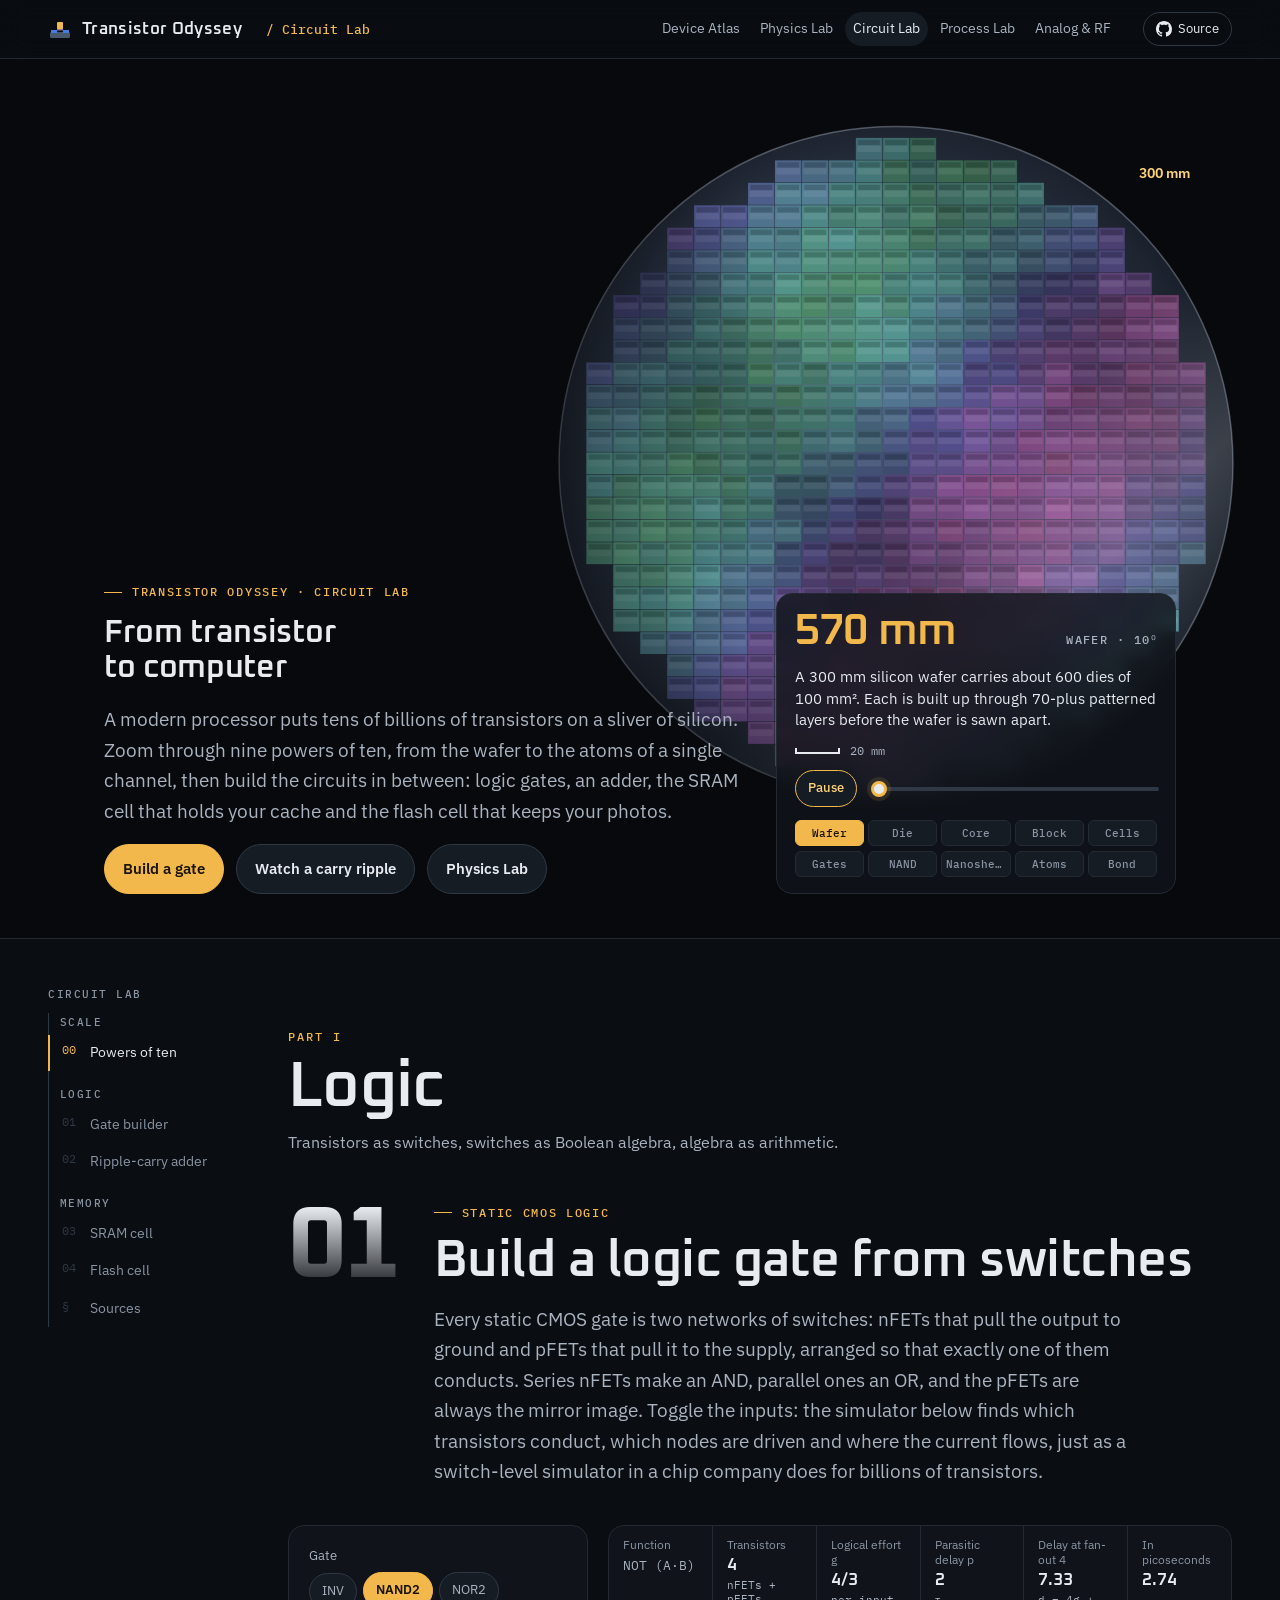
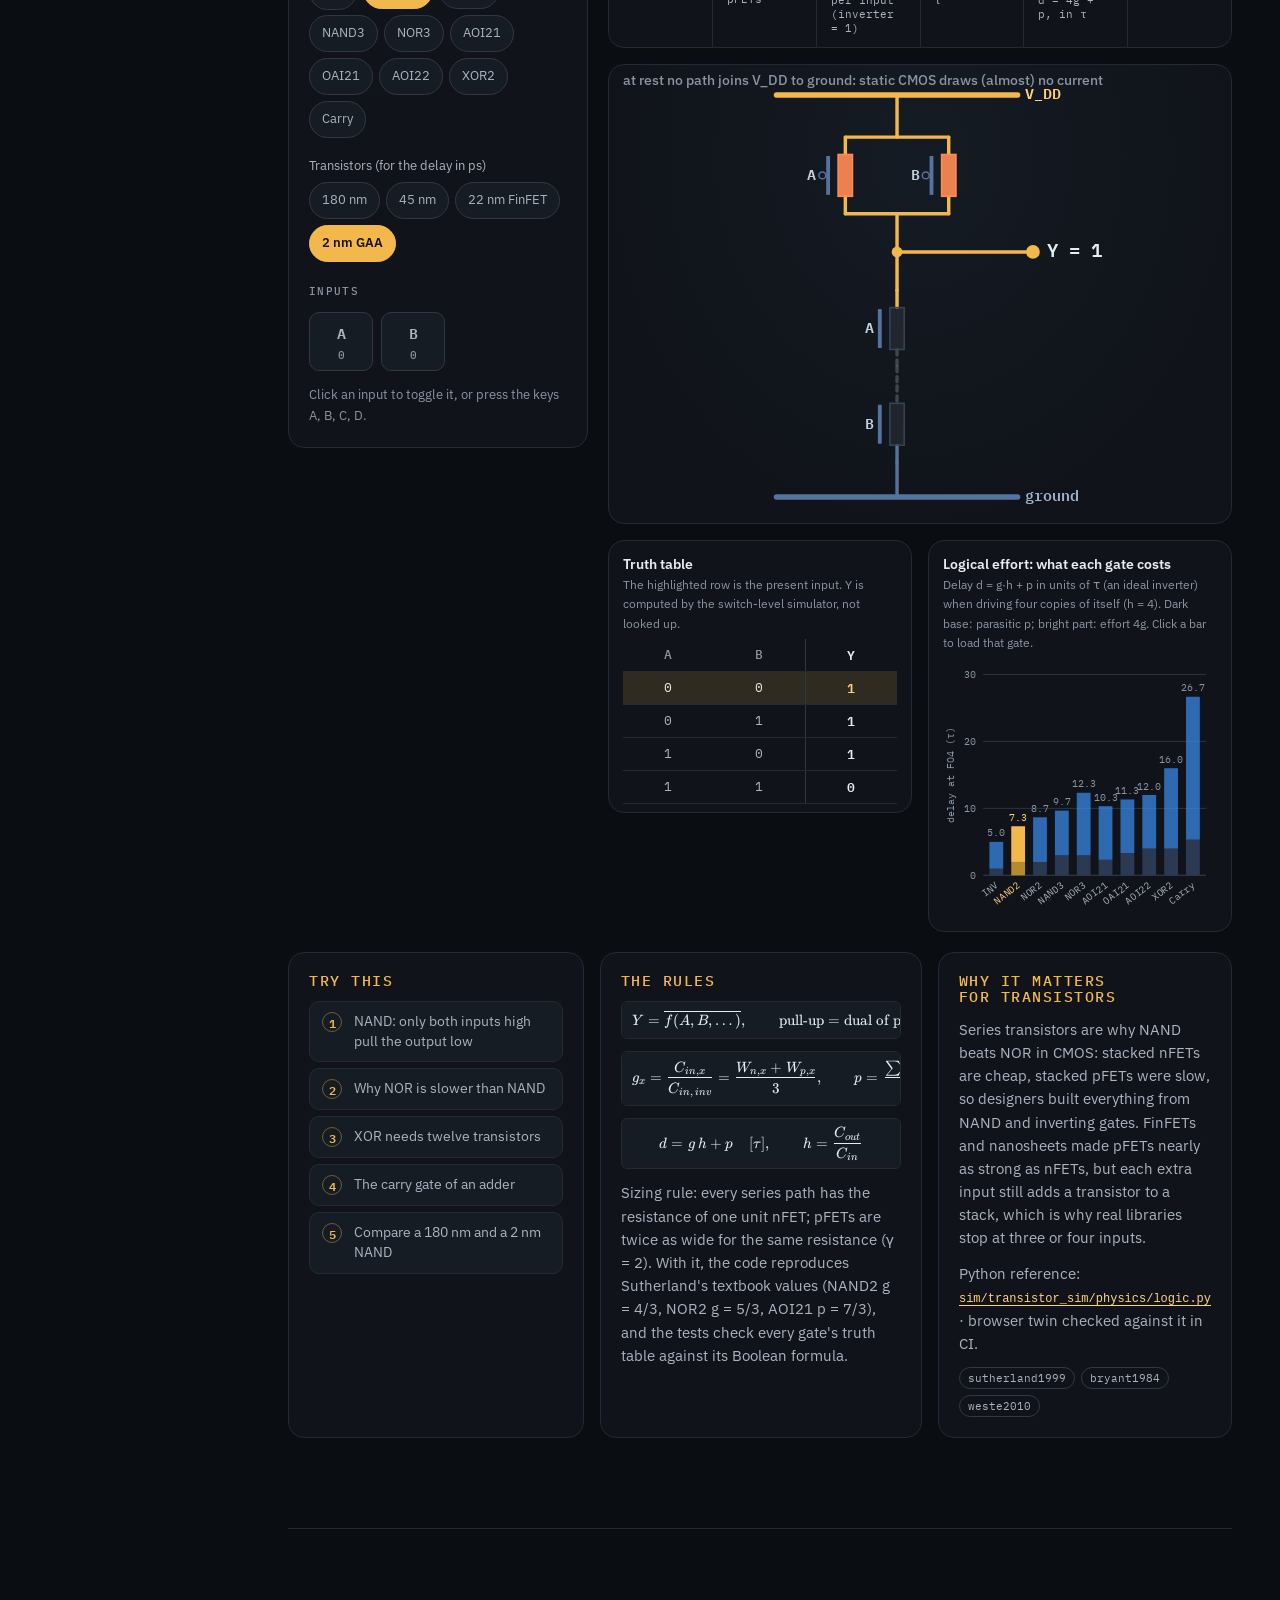
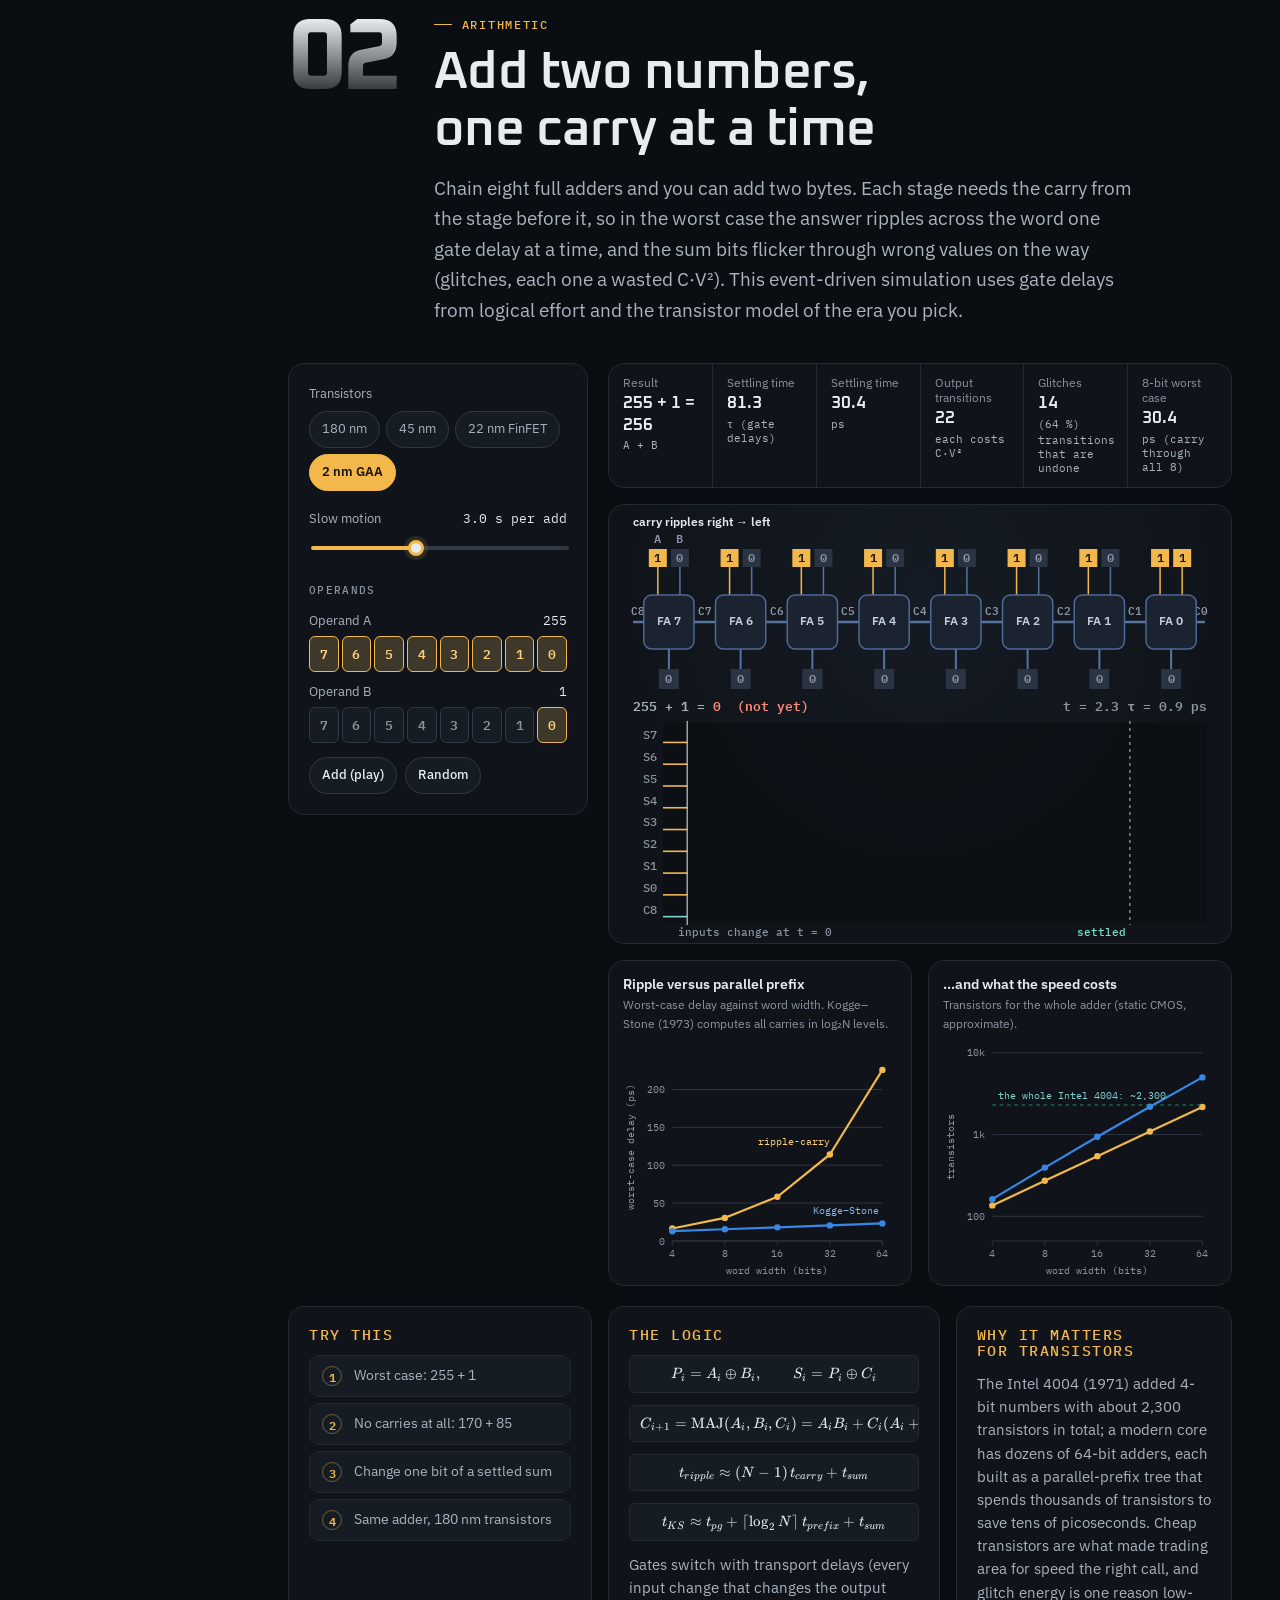
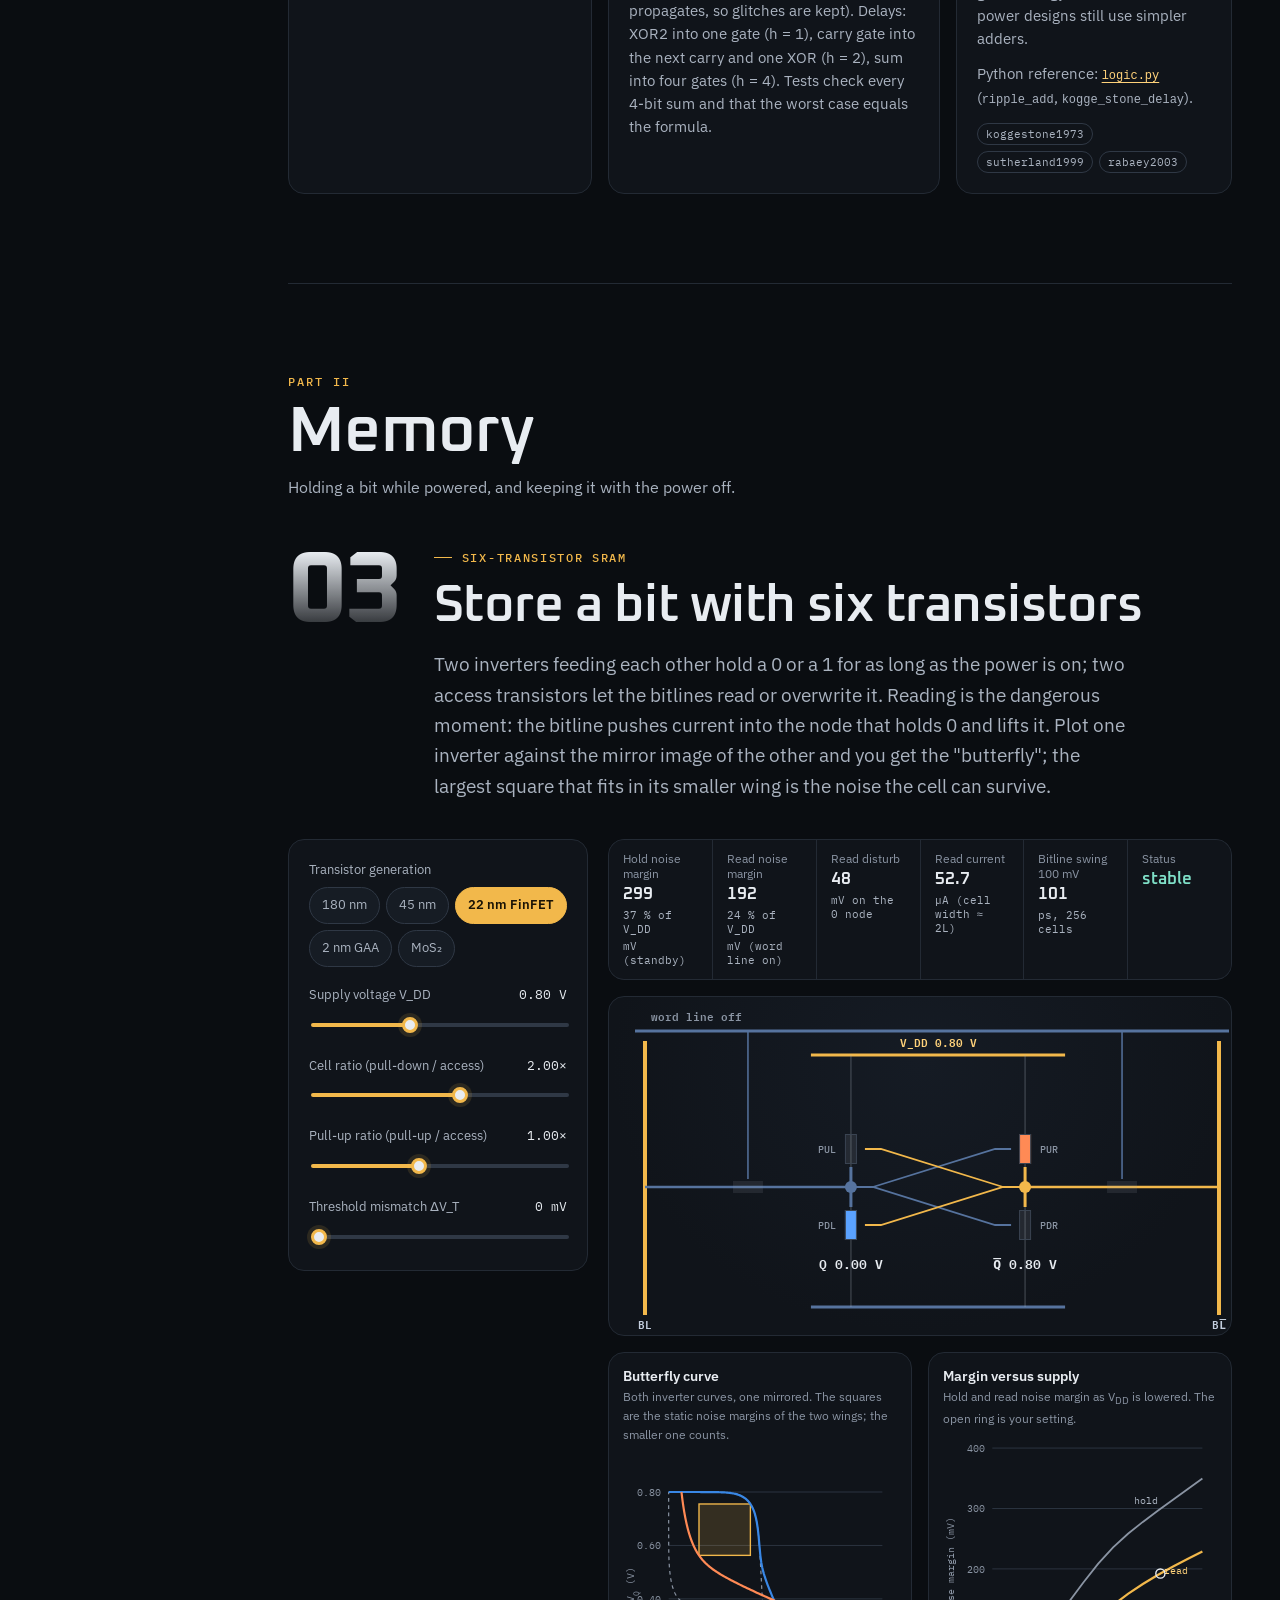
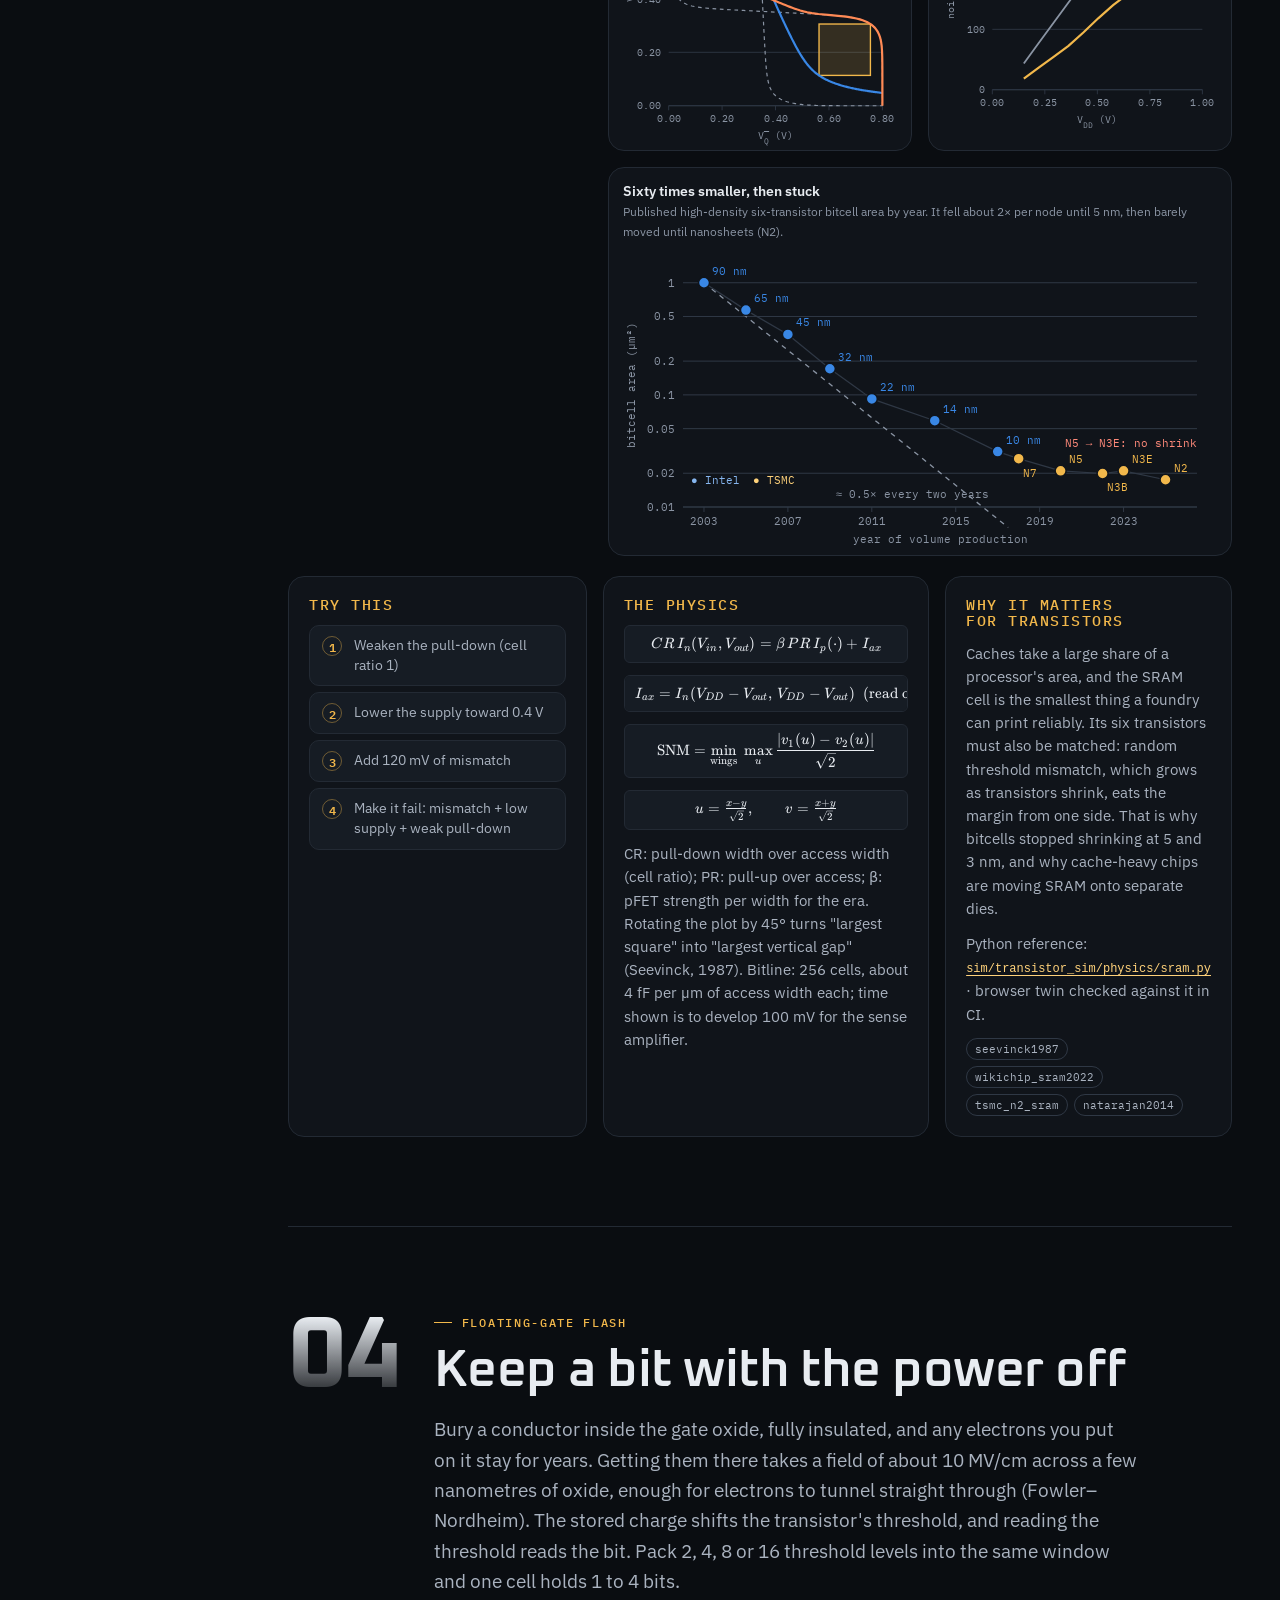
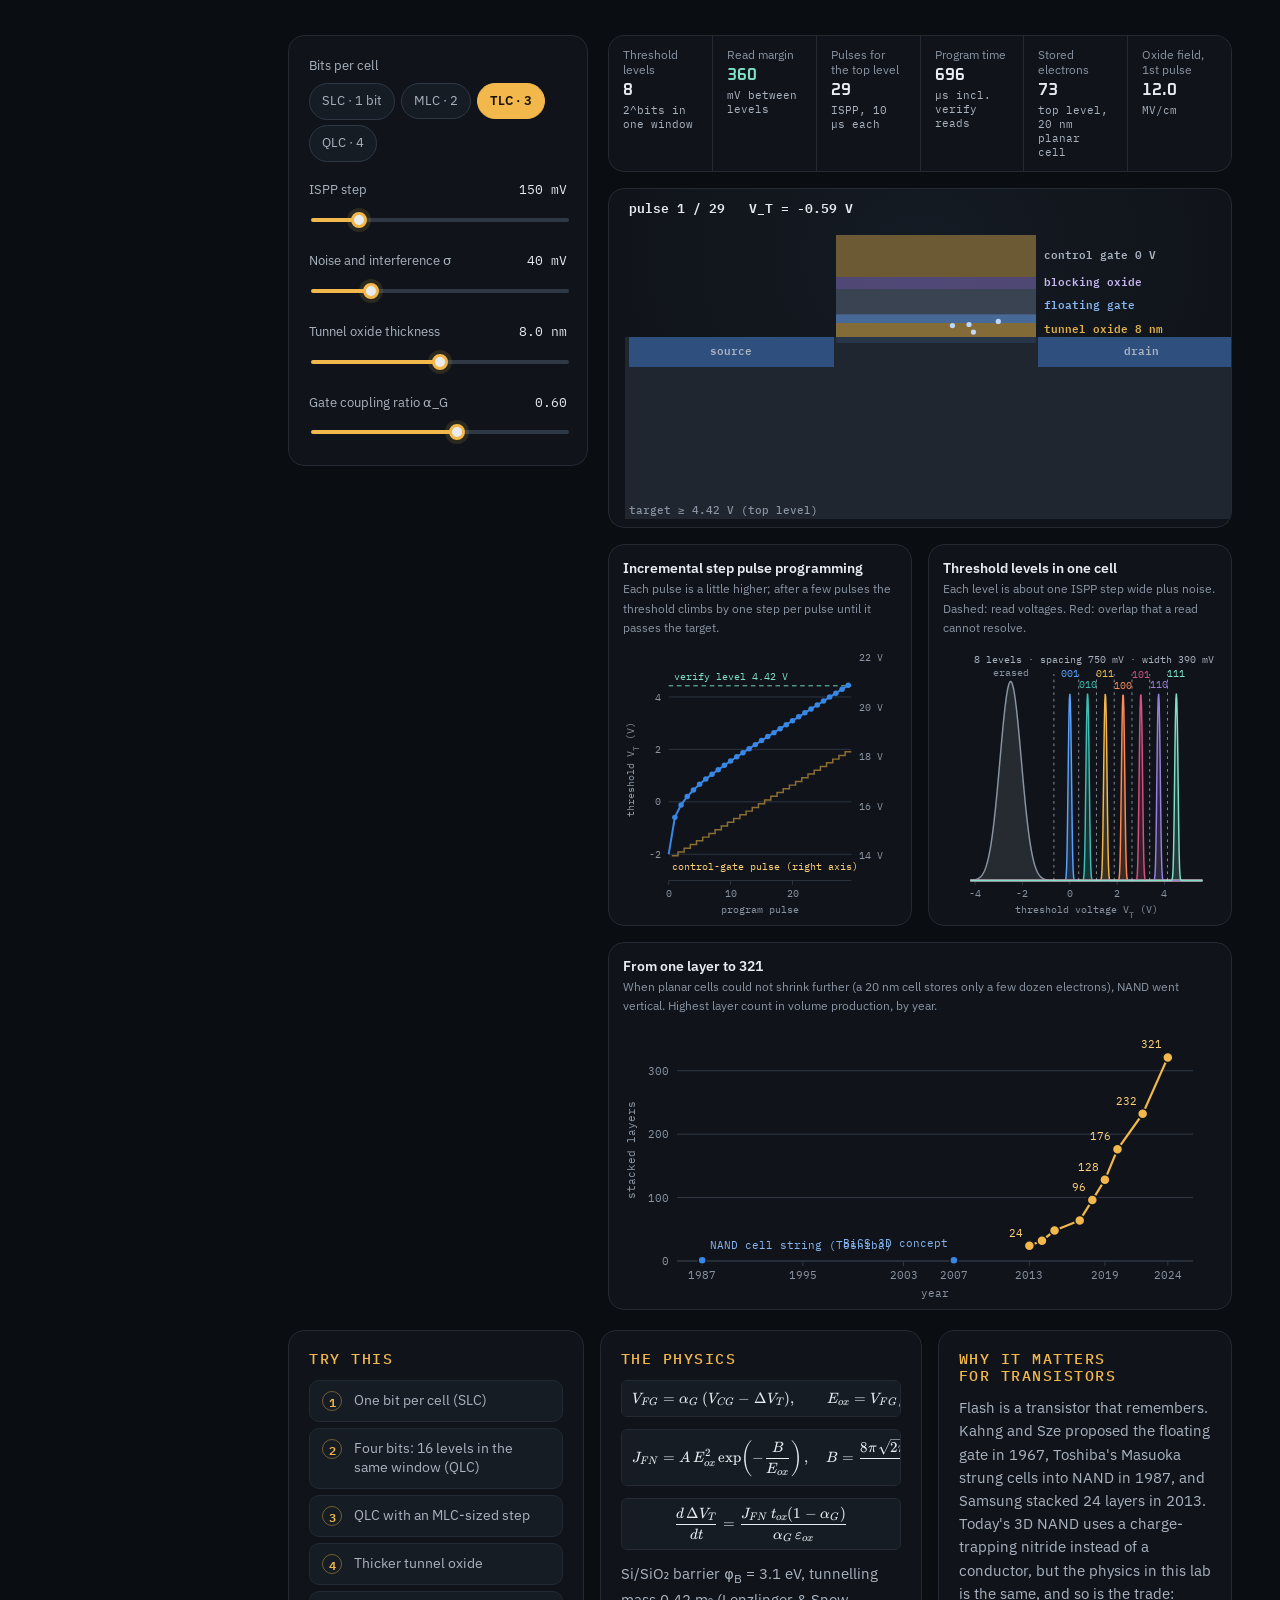
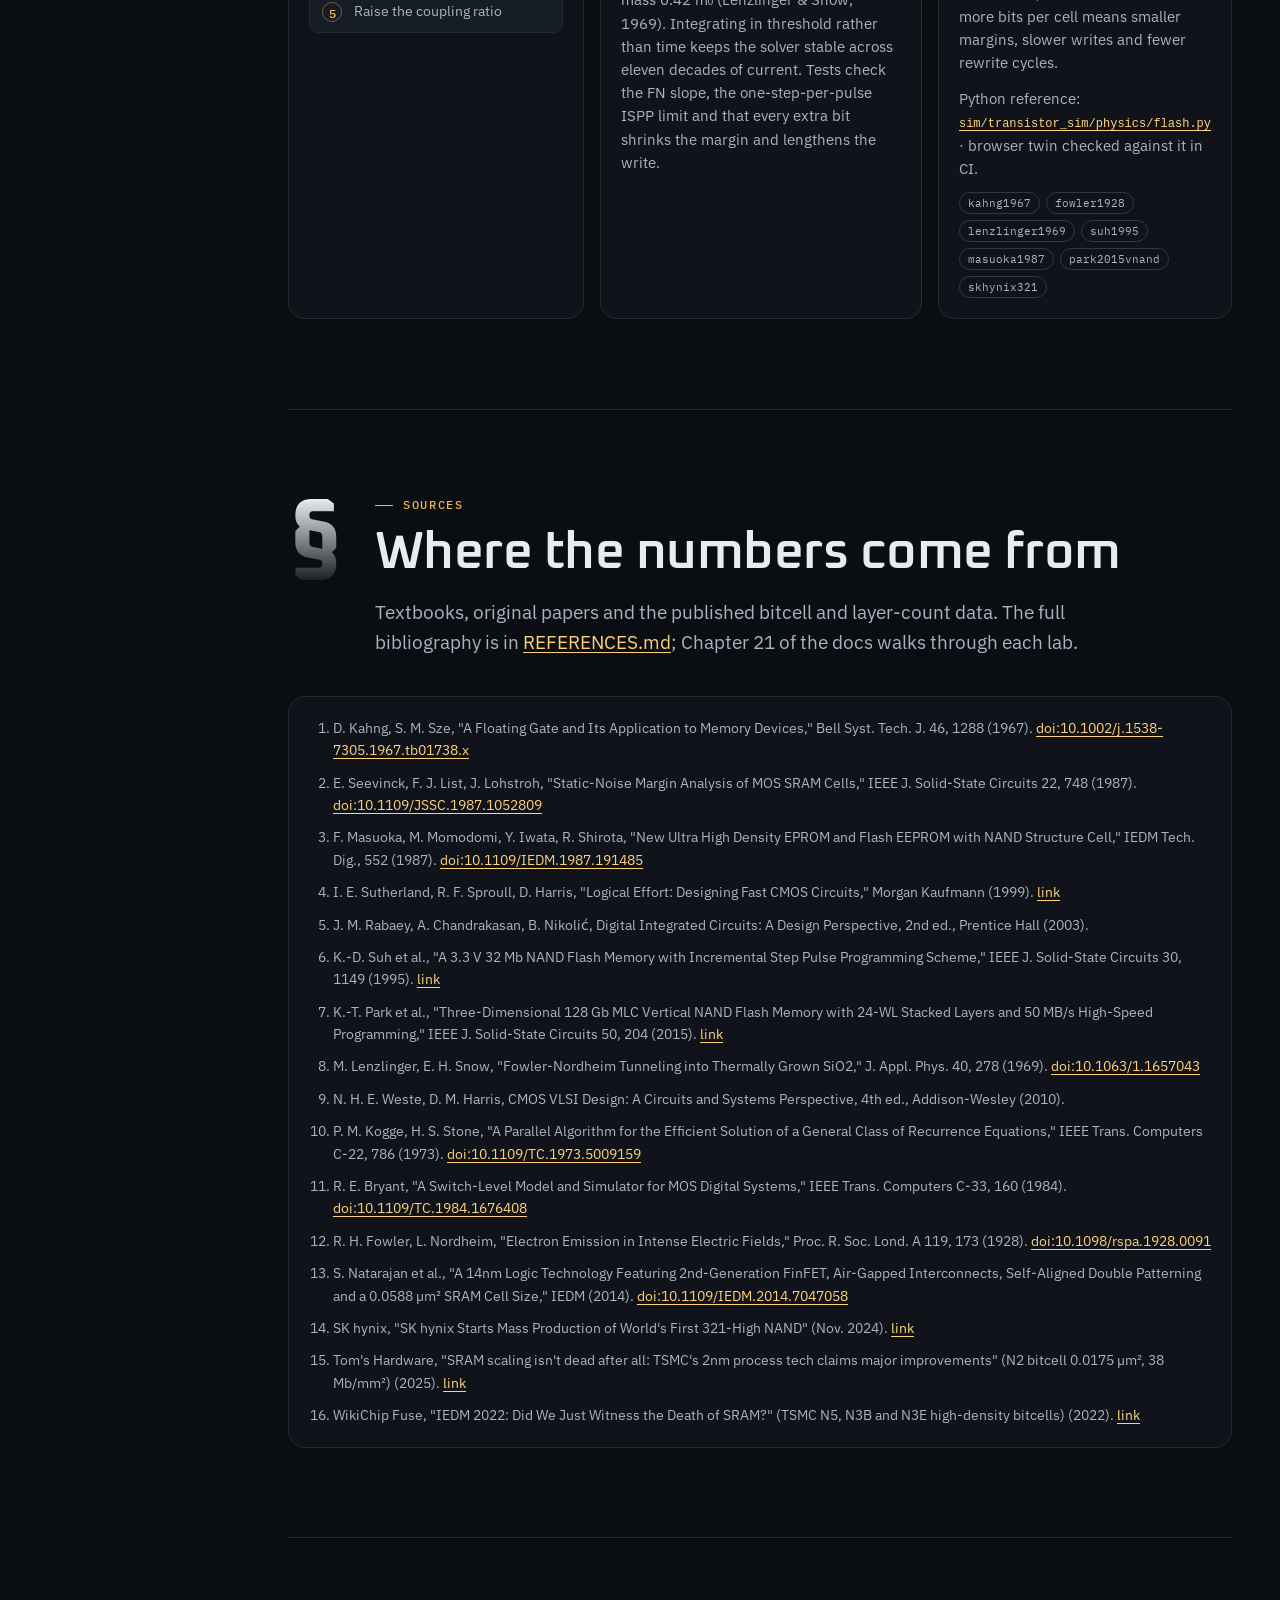
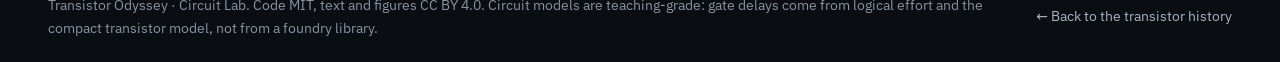
<file: site/circuits.html>
<!doctype html>
<html lang="en">
<head>
<meta charset="utf-8">
<meta name="viewport" content="width=device-width, initial-scale=1, viewport-fit=cover">
<title>Circuit Lab · Transistor Odyssey</title>
<meta name="description" content="From transistor to computer: a powers-of-ten zoom from a 300 mm wafer to silicon atoms, a transistor-level logic gate builder with switch-level simulation and logical effort, an 8-bit ripple-carry adder with an animated carry wave, a six-transistor SRAM cell with butterfly curves and noise margins, and a floating-gate flash cell with Fowler–Nordheim programming and multi-level storage.">
<meta property="og:title" content="Circuit Lab — from transistor to computer">
<meta property="og:description" content="Logic gates, an adder, SRAM and flash, built from the same transistor model and simulated live in your browser.">
<link rel="icon" href="assets/favicon.svg" type="image/svg+xml">
<link rel="stylesheet" href="css/fonts.css">
<link rel="stylesheet" href="vendor/katex/katex.min.css">
<link rel="stylesheet" href="css/style.css">
<link rel="stylesheet" href="css/physics.css">
<link rel="stylesheet" href="css/circuits.css">
<script defer src="vendor/katex/katex.min.js"></script>
<script>document.documentElement.classList.add('js')</script>
</head>
<body class="physics circuits">

<div class="pl-progress" aria-hidden="true"><i></i></div>
<nav class="nav" aria-label="Main">
  <div class="wrap">
    <a class="brand" href="index.html" aria-label="Transistor Odyssey home">
      <svg viewBox="0 0 24 24" aria-hidden="true"><rect x="2" y="15" width="20" height="6" rx="1.5" fill="#4b596d"/><rect x="3" y="13" width="6" height="3" fill="#3f7fe0"/><rect x="15" y="13" width="6" height="3" fill="#3f7fe0"/><rect x="9" y="12.2" width="6" height="1.2" fill="#9a80dc"/><rect x="9" y="5" width="6" height="7.2" rx="1" fill="#f2b84b"/></svg>
      Transistor Odyssey
    </a>
    <span class="nav-crumb">/ Circuit Lab</span>
    <div class="nav-links">
      <a href="index.html#timeline">Timeline</a>
      <a href="index.html#explorer">3D explorer</a>
      <a href="devices.html">Device Atlas</a>
      <a href="physics.html">Physics Lab</a>
      <a class="active" href="circuits.html">Circuit Lab</a>
      <a href="process.html">Process Lab</a>
      <a href="analog.html">Analog &amp; RF</a>
    </div>
    <a class="nav-gh" href="https://github.com/Normansrule/transistor-odyssey" rel="noopener">
      <svg width="16" height="16" viewBox="0 0 16 16" aria-hidden="true"><path fill="currentColor" d="M8 0C3.58 0 0 3.58 0 8c0 3.54 2.29 6.53 5.47 7.59.4.07.55-.17.55-.38 0-.19-.01-.82-.01-1.49-2.01.37-2.53-.49-2.69-.94-.09-.23-.48-.94-.82-1.13-.28-.15-.68-.52-.01-.53.63-.01 1.08.58 1.23.82.72 1.21 1.87.87 2.33.66.07-.52.28-.87.51-1.07-1.78-.2-3.64-.89-3.64-3.95 0-.87.31-1.59.82-2.15-.08-.2-.36-1.02.08-2.12 0 0 .67-.21 2.2.82.64-.18 1.32-.27 2-.27.68 0 1.36.09 2 .27 1.53-1.04 2.2-.82 2.2-.82.44 1.1.16 1.92.08 2.12.51.56.82 1.27.82 2.15 0 3.07-1.87 3.75-3.65 3.95.29.25.54.73.54 1.48 0 1.07-.01 1.93-.01 2.2 0 .21.15.46.55.38A8.013 8.013 0 0016 8c0-4.42-3.58-8-8-8z"/></svg>
      Source
    </a>
  </div>
</nav>

<!-- ============ HERO: powers of ten ============ -->
<header class="cz-hero" id="zoom" aria-labelledby="zoom-h">
  <canvas id="czCanvas" aria-label="Animated zoom from a 300 mm silicon wafer down to individual silicon atoms"></canvas>
  <div class="cz-shade" aria-hidden="true"></div>
  <div class="wrap cz-inner">
    <div class="cz-copy">
      <span class="eyebrow">Transistor Odyssey · Circuit Lab</span>
      <h1 id="zoom-h">From transistor <span class="sheen">to computer</span></h1>
      <p class="lead">A modern processor puts tens of billions of transistors on a sliver of silicon. Zoom through nine powers of ten, from the wafer to the atoms of a single channel, then build the circuits in between: logic gates, an adder, the SRAM cell that holds your cache and the flash cell that keeps your photos.</p>
      <div class="cta-row">
        <a class="btn primary" href="#gates">Build a gate</a>
        <a class="btn" href="#adder">Watch a carry ripple</a>
        <a class="btn" href="physics.html">Physics Lab</a>
      </div>
    </div>
    <div class="cz-hud card" aria-live="polite">
      <div class="cz-hud-top"><span class="cz-scale" id="czScale">450 mm</span><span class="cz-level" id="czLevel">Wafer</span></div>
      <p class="cz-desc" id="czDesc"></p>
      <div class="cz-bar"><i id="czBar"></i><span id="czBarLabel">100 mm</span></div>
      <div class="cz-ctl">
        <button class="btn sm" type="button" id="czPlay" aria-pressed="true">Pause</button>
        <input type="range" id="czRange" min="0" max="9" step="0.001" value="0" aria-label="Zoom level (powers of ten)">
      </div>
      <ol class="cz-chips" id="czChips" aria-label="Jump to a scale"></ol>
    </div>
  </div>
</header>

<div class="pl-layout wrap">
  <nav class="pl-toc" aria-label="Labs">
    <p class="pl-toc-h">Circuit Lab</p>
    <ol>
      <li class="pl-toc-part">Scale</li>
      <li><a href="#zoom"><span>00</span>Powers of ten</a></li>
      <li class="pl-toc-part">Logic</li>
      <li><a href="#gates"><span>01</span>Gate builder</a></li>
      <li><a href="#adder"><span>02</span>Ripple-carry adder</a></li>
      <li class="pl-toc-part">Memory</li>
      <li><a href="#sram"><span>03</span>SRAM cell</a></li>
      <li><a href="#flash"><span>04</span>Flash cell</a></li>
      <li><a href="#cl-sources"><span>§</span>Sources</a></li>
    </ol>
  </nav>
  <main class="pl-main">

  <div class="pl-part" id="part-logic"><span class="pl-part-n">Part I</span><h2>Logic</h2><p>Transistors as switches, switches as Boolean algebra, algebra as arithmetic.</p></div>

  <!-- ============ 01 GATES ============ -->
  <section class="lab-sec" id="gates" aria-labelledby="gates-h">
    <header class="lab-head">
      <span class="lab-num" aria-hidden="true">01</span>
      <div>
        <span class="eyebrow">Static CMOS logic</span>
        <h2 id="gates-h">Build a logic gate from switches</h2>
        <p class="lead">Every static CMOS gate is two networks of switches: nFETs that pull the output to ground and pFETs that pull it to the supply, arranged so that exactly one of them conducts. Series nFETs make an AND, parallel ones an OR, and the pFETs are always the mirror image. Toggle the inputs: the simulator below finds which transistors conduct, which nodes are driven and where the current flows, just as a switch-level simulator in a chip company does for billions of transistors.</p>
      </div>
    </header>
    <div class="lab-grid">
      <aside class="card panel lab-ctl" aria-label="Gate builder controls">
        <div class="pl-extra">
          <div class="pl-subhead">Inputs</div>
          <div class="cg-inputs" id="cgInputs" role="group" aria-label="Gate inputs"></div>
          <p class="small">Click an input to toggle it, or press the keys A, B, C, D.</p>
        </div>
      </aside>
      <div class="lab-view">
        <div class="lab-tiles"></div>
        <div class="card pl-canvas cg-stage" data-role="gate" style="--h:460px"><canvas aria-label="Transistor-level schematic of the selected gate; conducting transistors light up and charge flows toward the output or ground"></canvas></div>
        <div class="plots">
          <div class="card plot cg-truth-card"><h4>Truth table</h4><p class="sub">The highlighted row is the present input. Y is computed by the switch-level simulator, not looked up.</p><div class="cg-truth" id="cgTruth"></div></div>
          <div class="card plot" data-role="effort"><h4>Logical effort: what each gate costs</h4><p class="sub">Delay d = g·h + p in units of τ (an ideal inverter) when driving four copies of itself (h = 4). Dark base: parasitic p; bright part: effort 4g. Click a bar to load that gate.</p></div>
        </div>
      </div>
    </div>
    <div class="lab-learn">
      <div class="card pl-card pl-try"><h3>Try this</h3><div class="lab-exp"></div></div>
      <div class="card pl-card pl-eqs"><h3>The rules</h3>
        <div class="eq" data-tex="Y=\overline{f(A,B,\dots)},\qquad \text{pull-up}=\text{dual of pull-down}"></div>
        <div class="eq" data-tex="g_x=\frac{C_{in,x}}{C_{in,\,inv}}=\frac{W_{n,x}+W_{p,x}}{3},\qquad p=\frac{\sum W_{\text{on output}}}{3}"></div>
        <div class="eq" data-tex="d = g\,h + p\quad[\tau],\qquad h=\frac{C_{out}}{C_{in}}"></div>
        <p class="small">Sizing rule: every series path has the resistance of one unit nFET; pFETs are twice as wide for the same resistance (γ = 2). With it, the code reproduces Sutherland's textbook values (NAND2 g = 4/3, NOR2 g = 5/3, AOI21 p = 7/3), and the tests check every gate's truth table against its Boolean formula.</p>
      </div>
      <div class="card pl-card pl-real"><h3>Why it matters for transistors</h3><p>Series transistors are why NAND beats NOR in CMOS: stacked nFETs are cheap, stacked pFETs were slow, so designers built everything from NAND and inverting gates. FinFETs and nanosheets made pFETs nearly as strong as nFETs, but each extra input still adds a transistor to a stack, which is why real libraries stop at three or four inputs.</p>
        <p class="small">Python reference: <a href="https://github.com/Normansrule/transistor-odyssey/blob/main/sim/transistor_sim/physics/logic.py" rel="noopener"><code>sim/transistor_sim/physics/logic.py</code></a> · browser twin checked against it in CI.</p>
        <div class="refchips" data-refs="sutherland1999 bryant1984 weste2010"></div>
      </div>
    </div>
  </section>

  <!-- ============ 02 ADDER ============ -->
  <section class="lab-sec" id="adder" aria-labelledby="adder-h">
    <header class="lab-head">
      <span class="lab-num" aria-hidden="true">02</span>
      <div>
        <span class="eyebrow">Arithmetic</span>
        <h2 id="adder-h">Add two numbers, one carry at a time</h2>
        <p class="lead">Chain eight full adders and you can add two bytes. Each stage needs the carry from the stage before it, so in the worst case the answer ripples across the word one gate delay at a time, and the sum bits flicker through wrong values on the way (glitches, each one a wasted C·V²). This event-driven simulation uses gate delays from logical effort and the transistor model of the era you pick.</p>
      </div>
    </header>
    <div class="lab-grid">
      <aside class="card panel lab-ctl" aria-label="Adder controls">
        <div class="pl-extra">
          <div class="pl-subhead">Operands</div>
          <div class="ca-bits" id="caBits"></div>
          <div class="pl-btns">
            <button class="btn sm" type="button" id="caGo">Add (play)</button>
            <button class="btn sm" type="button" id="caRand">Random</button>
          </div>
        </div>
      </aside>
      <div class="lab-view">
        <div class="lab-tiles"></div>
        <div class="card pl-canvas" data-role="adder" style="--h:440px"><canvas aria-label="Eight full adders in a row with the carry signal rippling from right to left, and logic-analyser traces of every sum and carry"></canvas></div>
        <div class="plots">
          <div class="card plot" data-role="scaling"><h4>Ripple versus parallel prefix</h4><p class="sub">Worst-case delay against word width. Kogge–Stone (1973) computes all carries in log₂N levels.</p></div>
          <div class="card plot" data-role="count"><h4>…and what the speed costs</h4><p class="sub">Transistors for the whole adder (static CMOS, approximate).</p></div>
        </div>
      </div>
    </div>
    <div class="lab-learn">
      <div class="card pl-card pl-try"><h3>Try this</h3><div class="lab-exp"></div></div>
      <div class="card pl-card pl-eqs"><h3>The logic</h3>
        <div class="eq" data-tex="P_i=A_i\oplus B_i,\qquad S_i=P_i\oplus C_i"></div>
        <div class="eq" data-tex="C_{i+1}=\mathrm{MAJ}(A_i,B_i,C_i)=A_iB_i + C_i(A_i+B_i)"></div>
        <div class="eq" data-tex="t_{ripple}\approx (N-1)\,t_{carry}+t_{sum}"></div>
        <div class="eq" data-tex="t_{KS}\approx t_{pg}+\lceil\log_2 N\rceil\,t_{prefix}+t_{sum}"></div>
        <p class="small">Gates switch with transport delays (every input change that changes the output propagates, so glitches are kept). Delays: XOR2 into one gate (h = 1), carry gate into the next carry and one XOR (h = 2), sum into four gates (h = 4). Tests check every 4-bit sum and that the worst case equals the formula.</p>
      </div>
      <div class="card pl-card pl-real"><h3>Why it matters for transistors</h3><p>The Intel 4004 (1971) added 4-bit numbers with about 2,300 transistors in total; a modern core has dozens of 64-bit adders, each built as a parallel-prefix tree that spends thousands of transistors to save tens of picoseconds. Cheap transistors are what made trading area for speed the right call, and glitch energy is one reason low-power designs still use simpler adders.</p>
        <p class="small">Python reference: <a href="https://github.com/Normansrule/transistor-odyssey/blob/main/sim/transistor_sim/physics/logic.py" rel="noopener"><code>logic.py</code></a> (<code>ripple_add</code>, <code>kogge_stone_delay</code>).</p>
        <div class="refchips" data-refs="koggestone1973 sutherland1999 rabaey2003"></div>
      </div>
    </div>
  </section>

  <div class="pl-part" id="part-memory"><span class="pl-part-n">Part II</span><h2>Memory</h2><p>Holding a bit while powered, and keeping it with the power off.</p></div>

  <!-- ============ 03 SRAM ============ -->
  <section class="lab-sec" id="sram" aria-labelledby="sram-h">
    <header class="lab-head">
      <span class="lab-num" aria-hidden="true">03</span>
      <div>
        <span class="eyebrow">Six-transistor SRAM</span>
        <h2 id="sram-h">Store a bit with six transistors</h2>
        <p class="lead">Two inverters feeding each other hold a 0 or a 1 for as long as the power is on; two access transistors let the bitlines read or overwrite it. Reading is the dangerous moment: the bitline pushes current into the node that holds 0 and lifts it. Plot one inverter against the mirror image of the other and you get the "butterfly"; the largest square that fits in its smaller wing is the noise the cell can survive.</p>
      </div>
    </header>
    <div class="lab-grid">
      <aside class="card panel lab-ctl" aria-label="SRAM cell controls"></aside>
      <div class="lab-view">
        <div class="lab-tiles"></div>
        <div class="card pl-canvas" data-role="cell" style="--h:340px"><canvas aria-label="Animated six-transistor SRAM cell performing a read: word line rises, the bitline on the zero side discharges"></canvas></div>
        <div class="plots">
          <div class="card plot" data-role="butterfly"><h4>Butterfly curve</h4><p class="sub">Both inverter curves, one mirrored. The squares are the static noise margins of the two wings; the smaller one counts.</p></div>
          <div class="card plot" data-role="snmv"><h4>Margin versus supply</h4><p class="sub">Hold and read noise margin as V<sub>DD</sub> is lowered. The open ring is your setting.</p></div>
        </div>
        <div class="card plot" data-role="area"><h4>Sixty times smaller, then stuck</h4><p class="sub">Published high-density six-transistor bitcell area by year. It fell about 2× per node until 5 nm, then barely moved until nanosheets (N2).</p></div>
      </div>
    </div>
    <div class="lab-learn">
      <div class="card pl-card pl-try"><h3>Try this</h3><div class="lab-exp"></div></div>
      <div class="card pl-card pl-eqs"><h3>The physics</h3>
        <div class="eq" data-tex="CR\,I_n(V_{in},V_{out}) = \beta\,PR\,I_p(\cdot) + I_{ax}"></div>
        <div class="eq" data-tex="I_{ax}=I_n(V_{DD}-V_{out},\,V_{DD}-V_{out})\ \ \text{(read only)}"></div>
        <div class="eq" data-tex="\mathrm{SNM}=\min_{\text{wings}}\ \max_u \frac{|v_1(u)-v_2(u)|}{\sqrt2}"></div>
        <div class="eq" data-tex="u=\tfrac{x-y}{\sqrt2},\qquad v=\tfrac{x+y}{\sqrt2}"></div>
        <p class="small">CR: pull-down width over access width (cell ratio); PR: pull-up over access; β: pFET strength per width for the era. Rotating the plot by 45° turns "largest square" into "largest vertical gap" (Seevinck, 1987). Bitline: 256 cells, about 4 fF per µm of access width each; time shown is to develop 100 mV for the sense amplifier.</p>
      </div>
      <div class="card pl-card pl-real"><h3>Why it matters for transistors</h3><p>Caches take a large share of a processor's area, and the SRAM cell is the smallest thing a foundry can print reliably. Its six transistors must also be matched: random threshold mismatch, which grows as transistors shrink, eats the margin from one side. That is why bitcells stopped shrinking at 5 and 3 nm, and why cache-heavy chips are moving SRAM onto separate dies.</p>
        <p class="small">Python reference: <a href="https://github.com/Normansrule/transistor-odyssey/blob/main/sim/transistor_sim/physics/sram.py" rel="noopener"><code>sim/transistor_sim/physics/sram.py</code></a> · browser twin checked against it in CI.</p>
        <div class="refchips" data-refs="seevinck1987 wikichip_sram2022 tsmc_n2_sram natarajan2014"></div>
      </div>
    </div>
  </section>

  <!-- ============ 04 FLASH ============ -->
  <section class="lab-sec" id="flash" aria-labelledby="flash-h">
    <header class="lab-head">
      <span class="lab-num" aria-hidden="true">04</span>
      <div>
        <span class="eyebrow">Floating-gate flash</span>
        <h2 id="flash-h">Keep a bit with the power off</h2>
        <p class="lead">Bury a conductor inside the gate oxide, fully insulated, and any electrons you put on it stay for years. Getting them there takes a field of about 10 MV/cm across a few nanometres of oxide, enough for electrons to tunnel straight through (Fowler–Nordheim). The stored charge shifts the transistor's threshold, and reading the threshold reads the bit. Pack 2, 4, 8 or 16 threshold levels into the same window and one cell holds 1 to 4 bits.</p>
      </div>
    </header>
    <div class="lab-grid">
      <aside class="card panel lab-ctl" aria-label="Flash cell controls"></aside>
      <div class="lab-view">
        <div class="lab-tiles"></div>
        <div class="card pl-canvas" data-role="fgcell" style="--h:340px"><canvas aria-label="Cross-section of a floating-gate flash cell; electrons tunnel through the oxide onto the floating gate during each program pulse"></canvas></div>
        <div class="plots">
          <div class="card plot" data-role="ispp"><h4>Incremental step pulse programming</h4><p class="sub">Each pulse is a little higher; after a few pulses the threshold climbs by one step per pulse until it passes the target.</p></div>
          <div class="card plot" data-role="dist"><h4>Threshold levels in one cell</h4><p class="sub">Each level is about one ISPP step wide plus noise. Dashed: read voltages. Red: overlap that a read cannot resolve.</p></div>
        </div>
        <div class="card plot" data-role="layers"><h4>From one layer to 321</h4><p class="sub">When planar cells could not shrink further (a 20 nm cell stores only a few dozen electrons), NAND went vertical. Highest layer count in volume production, by year.</p></div>
      </div>
    </div>
    <div class="lab-learn">
      <div class="card pl-card pl-try"><h3>Try this</h3><div class="lab-exp"></div></div>
      <div class="card pl-card pl-eqs"><h3>The physics</h3>
        <div class="eq" data-tex="V_{FG}=\alpha_G\,(V_{CG}-\Delta V_T),\qquad E_{ox}=V_{FG}/t_{ox}"></div>
        <div class="eq" data-tex="J_{FN}=A\,E_{ox}^2\exp\!\left(-\frac{B}{E_{ox}}\right),\quad B=\frac{8\pi\sqrt{2m_{ox}}\,(q\phi_B)^{3/2}}{3qh}\approx 240\ \text{MV/cm}"></div>
        <div class="eq" data-tex="\frac{d\,\Delta V_T}{dt}=\frac{J_{FN}\,t_{ox}(1-\alpha_G)}{\alpha_G\,\varepsilon_{ox}}"></div>
        <p class="small">Si/SiO₂ barrier φ<sub>B</sub> = 3.1 eV, tunnelling mass 0.42 m₀ (Lenzlinger & Snow, 1969). Integrating in threshold rather than time keeps the solver stable across eleven decades of current. Tests check the FN slope, the one-step-per-pulse ISPP limit and that every extra bit shrinks the margin and lengthens the write.</p>
      </div>
      <div class="card pl-card pl-real"><h3>Why it matters for transistors</h3><p>Flash is a transistor that remembers. Kahng and Sze proposed the floating gate in 1967, Toshiba's Masuoka strung cells into NAND in 1987, and Samsung stacked 24 layers in 2013. Today's 3D NAND uses a charge-trapping nitride instead of a conductor, but the physics in this lab is the same, and so is the trade: more bits per cell means smaller margins, slower writes and fewer rewrite cycles.</p>
        <p class="small">Python reference: <a href="https://github.com/Normansrule/transistor-odyssey/blob/main/sim/transistor_sim/physics/flash.py" rel="noopener"><code>sim/transistor_sim/physics/flash.py</code></a> · browser twin checked against it in CI.</p>
        <div class="refchips" data-refs="kahng1967 fowler1928 lenzlinger1969 suh1995 masuoka1987 park2015vnand skhynix321"></div>
      </div>
    </div>
  </section>

  <section class="lab-sec" id="cl-sources" aria-labelledby="src-h">
    <header class="lab-head"><span class="lab-num" aria-hidden="true">§</span><div><span class="eyebrow">Sources</span><h2 id="src-h">Where the numbers come from</h2>
    <p class="lead">Textbooks, original papers and the published bitcell and layer-count data. The full bibliography is in <a href="https://github.com/Normansrule/transistor-odyssey/blob/main/REFERENCES.md">REFERENCES.md</a>; Chapter 21 of the docs walks through each lab.</p></div></header>
    <ol class="card pl-refs" id="plRefs"></ol>
  </section>

  </main>
</div>

<footer class="foot">
  <div class="wrap">
    <p>Transistor Odyssey · Circuit Lab. Code MIT, text and figures CC BY 4.0. Circuit models are teaching-grade: gate delays come from logical effort and the compact transistor model, not from a foundry library.</p>
    <p><a href="index.html">← Back to the transistor history</a></p>
  </div>
</footer>

<script type="module" src="js/circuitlab/main.js"></script>
</body>
</html>
</file>
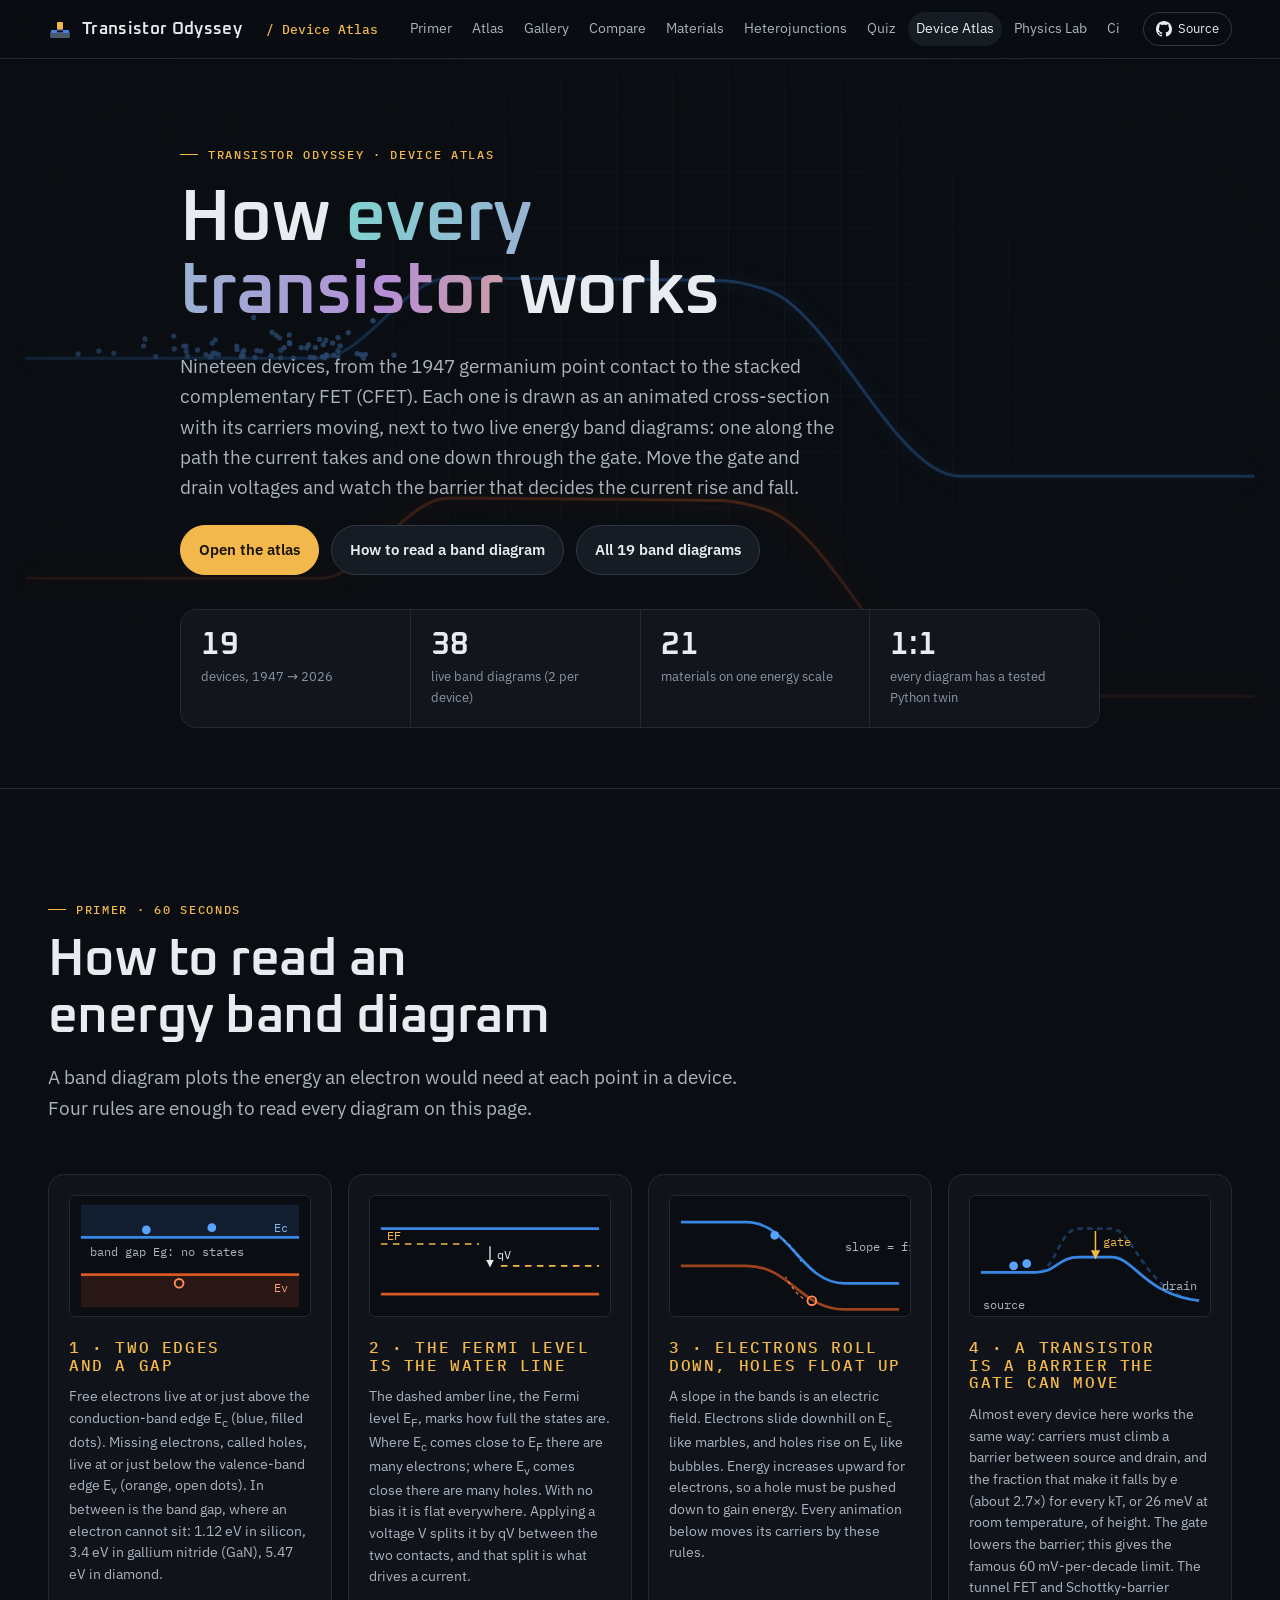
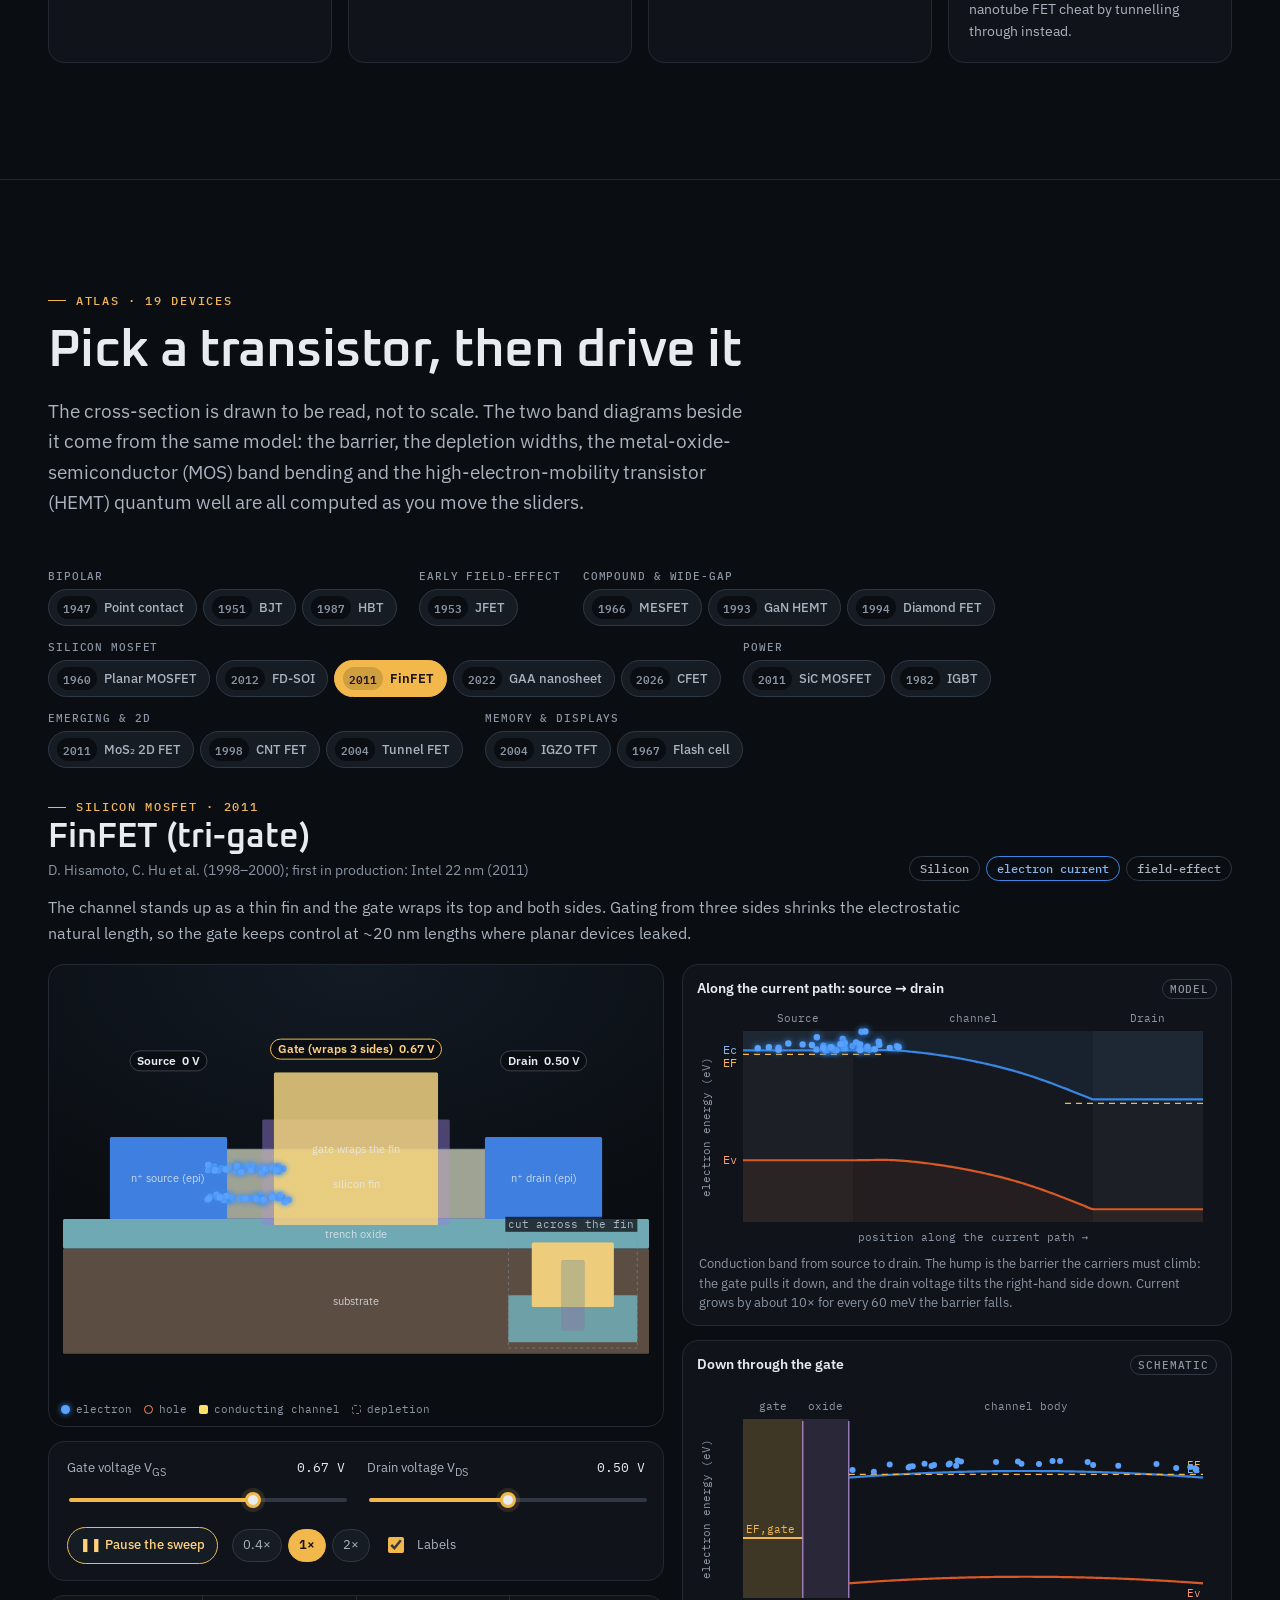
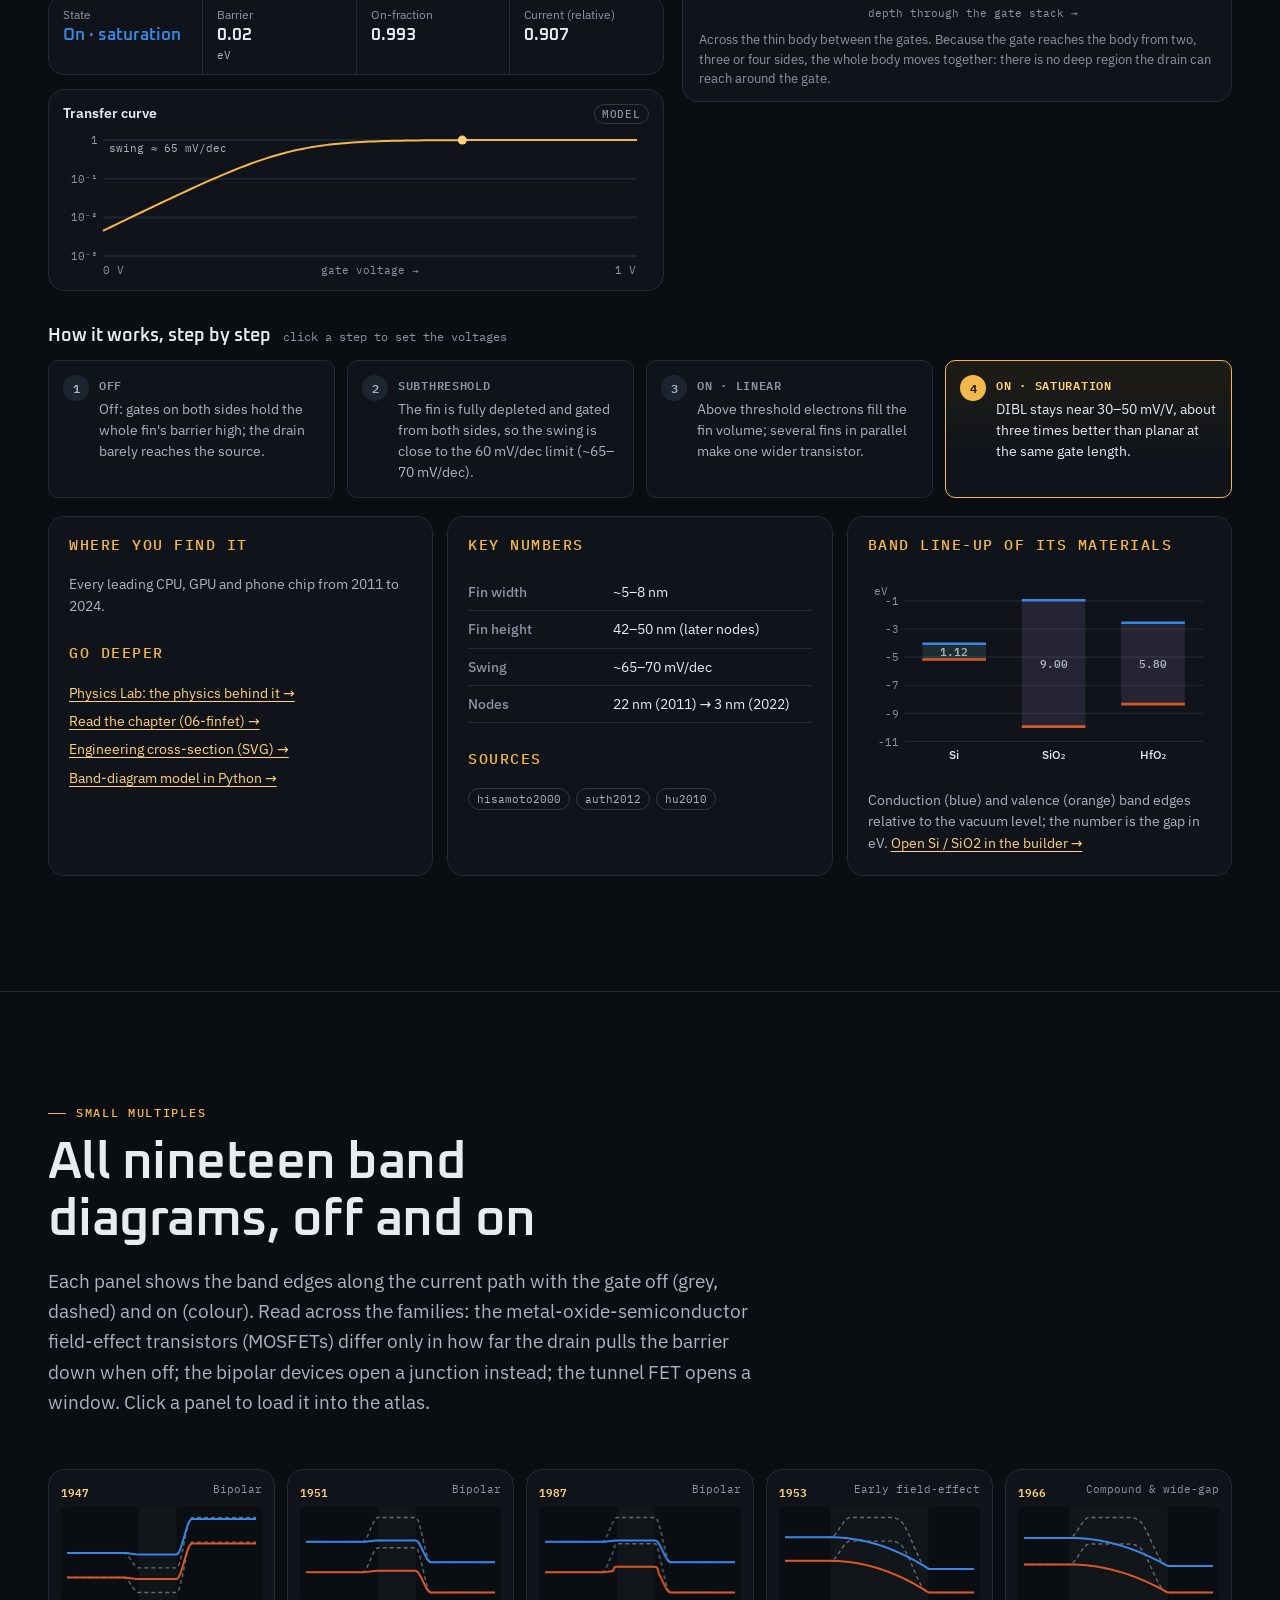
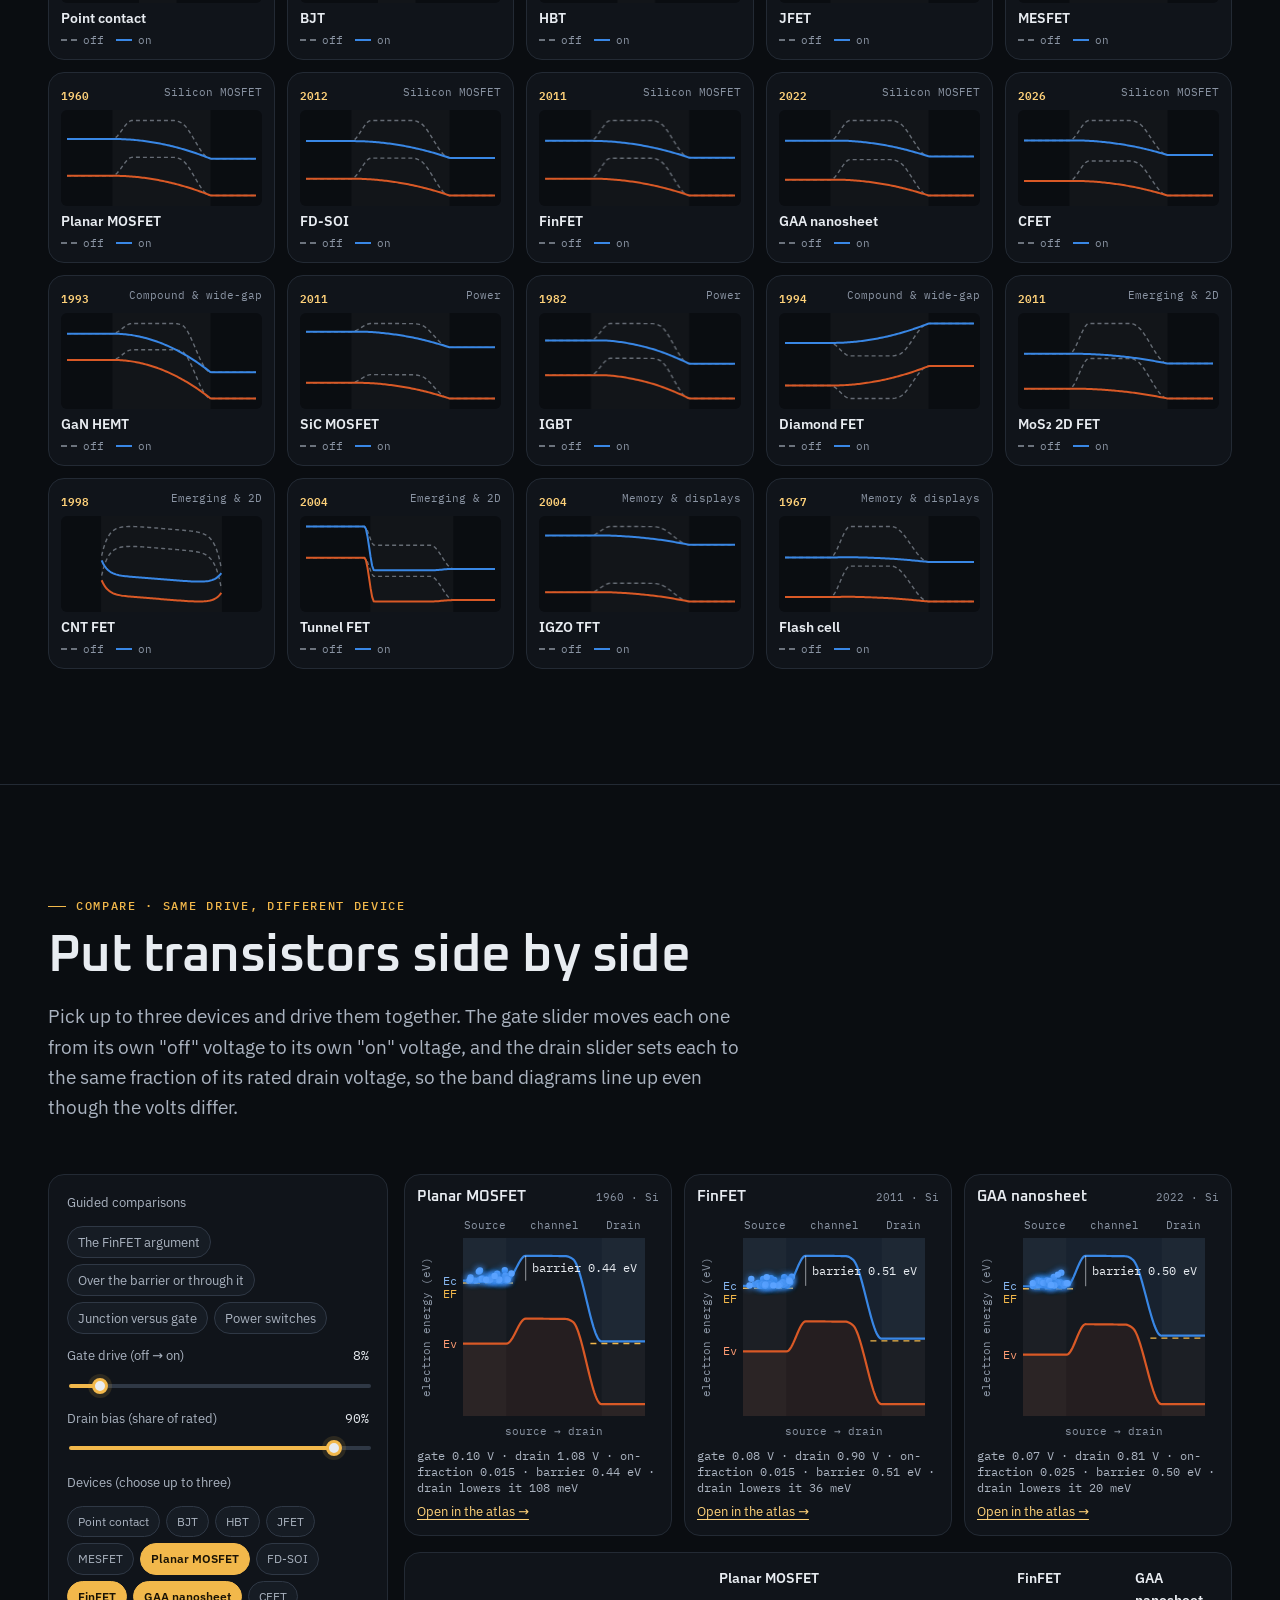
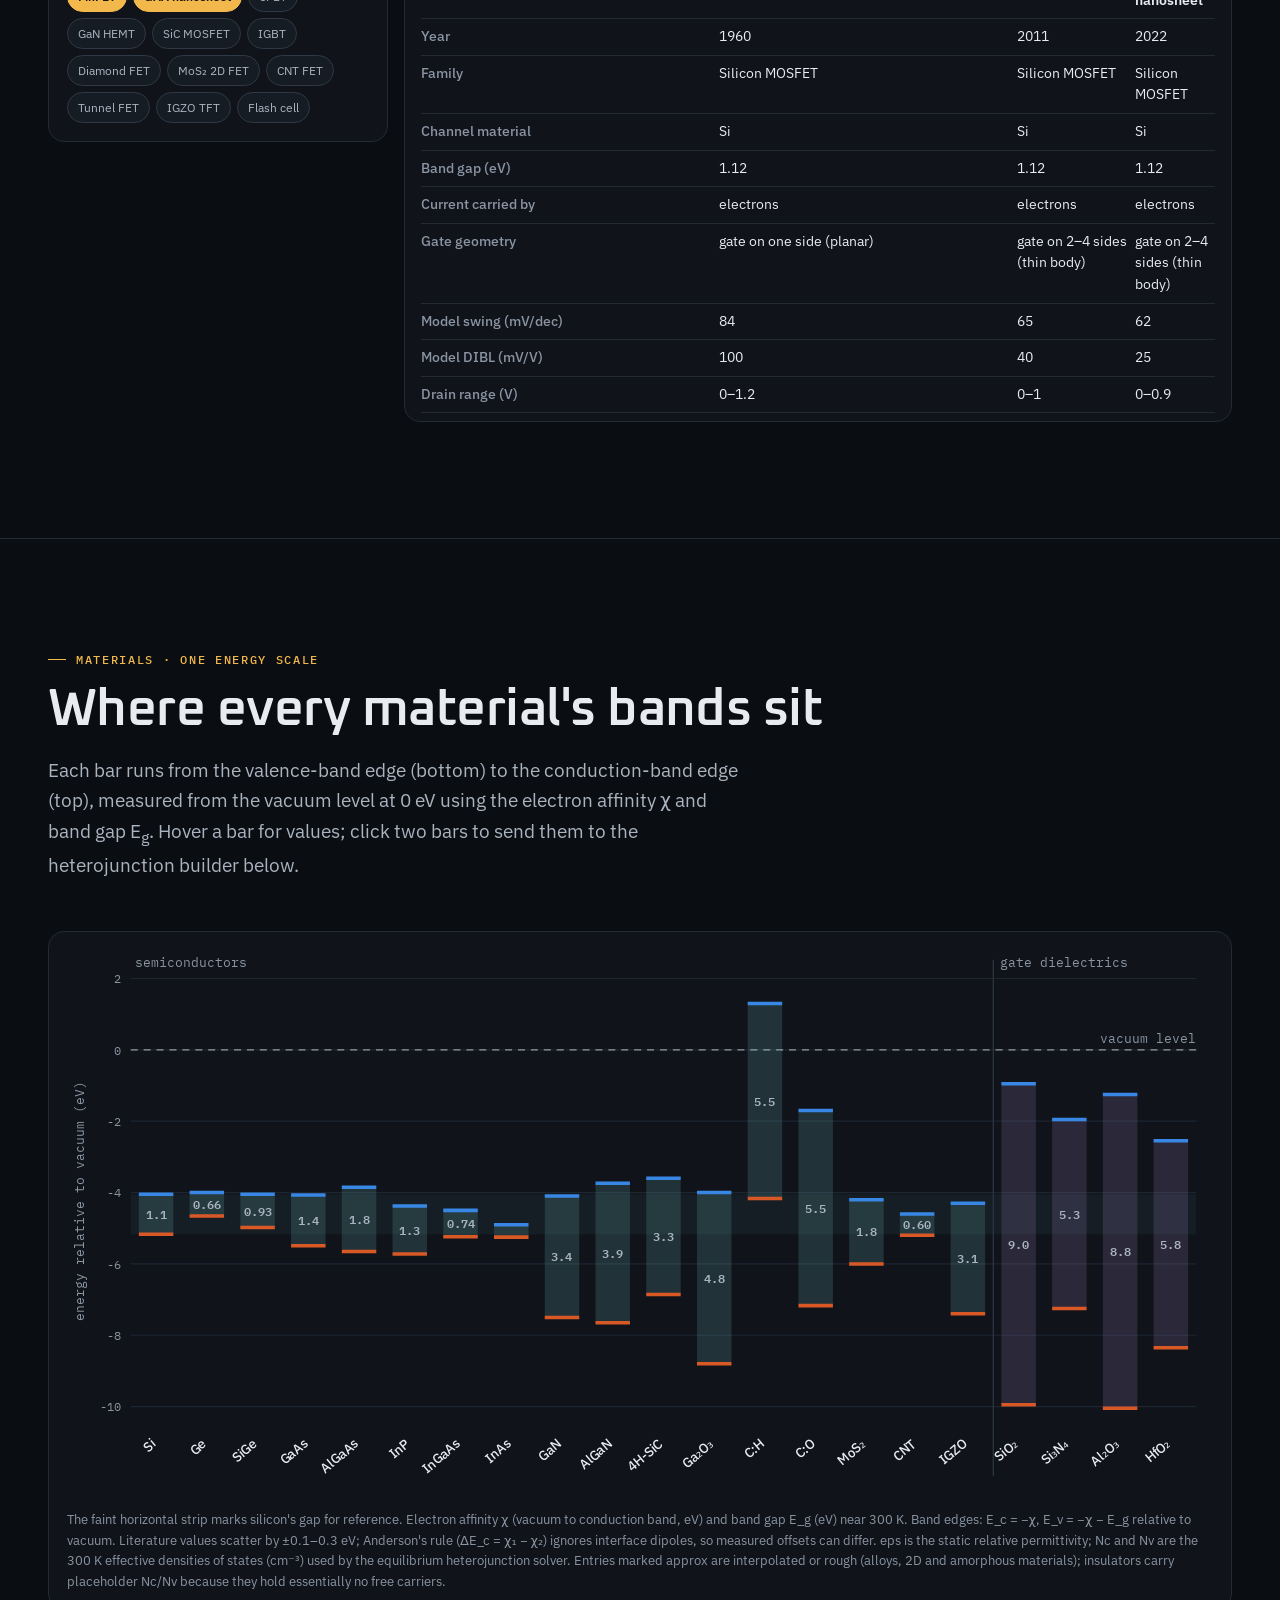
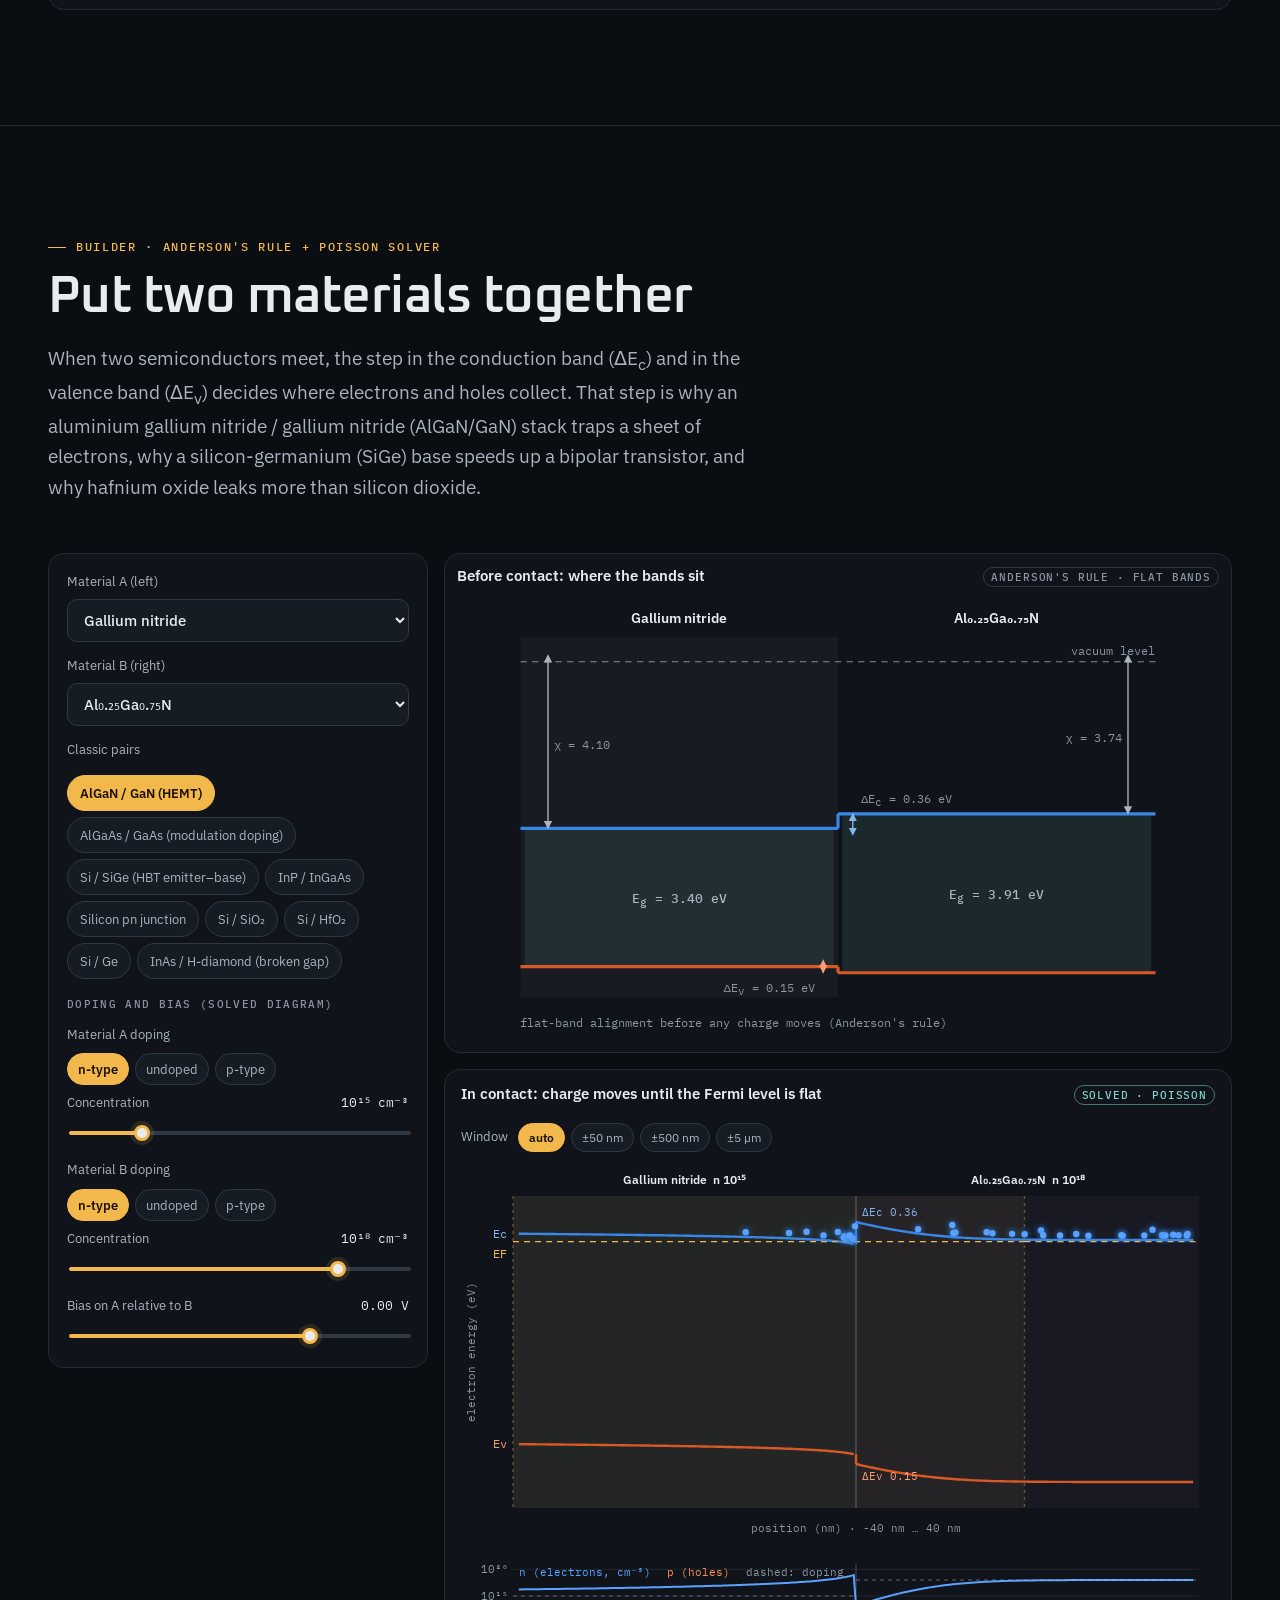
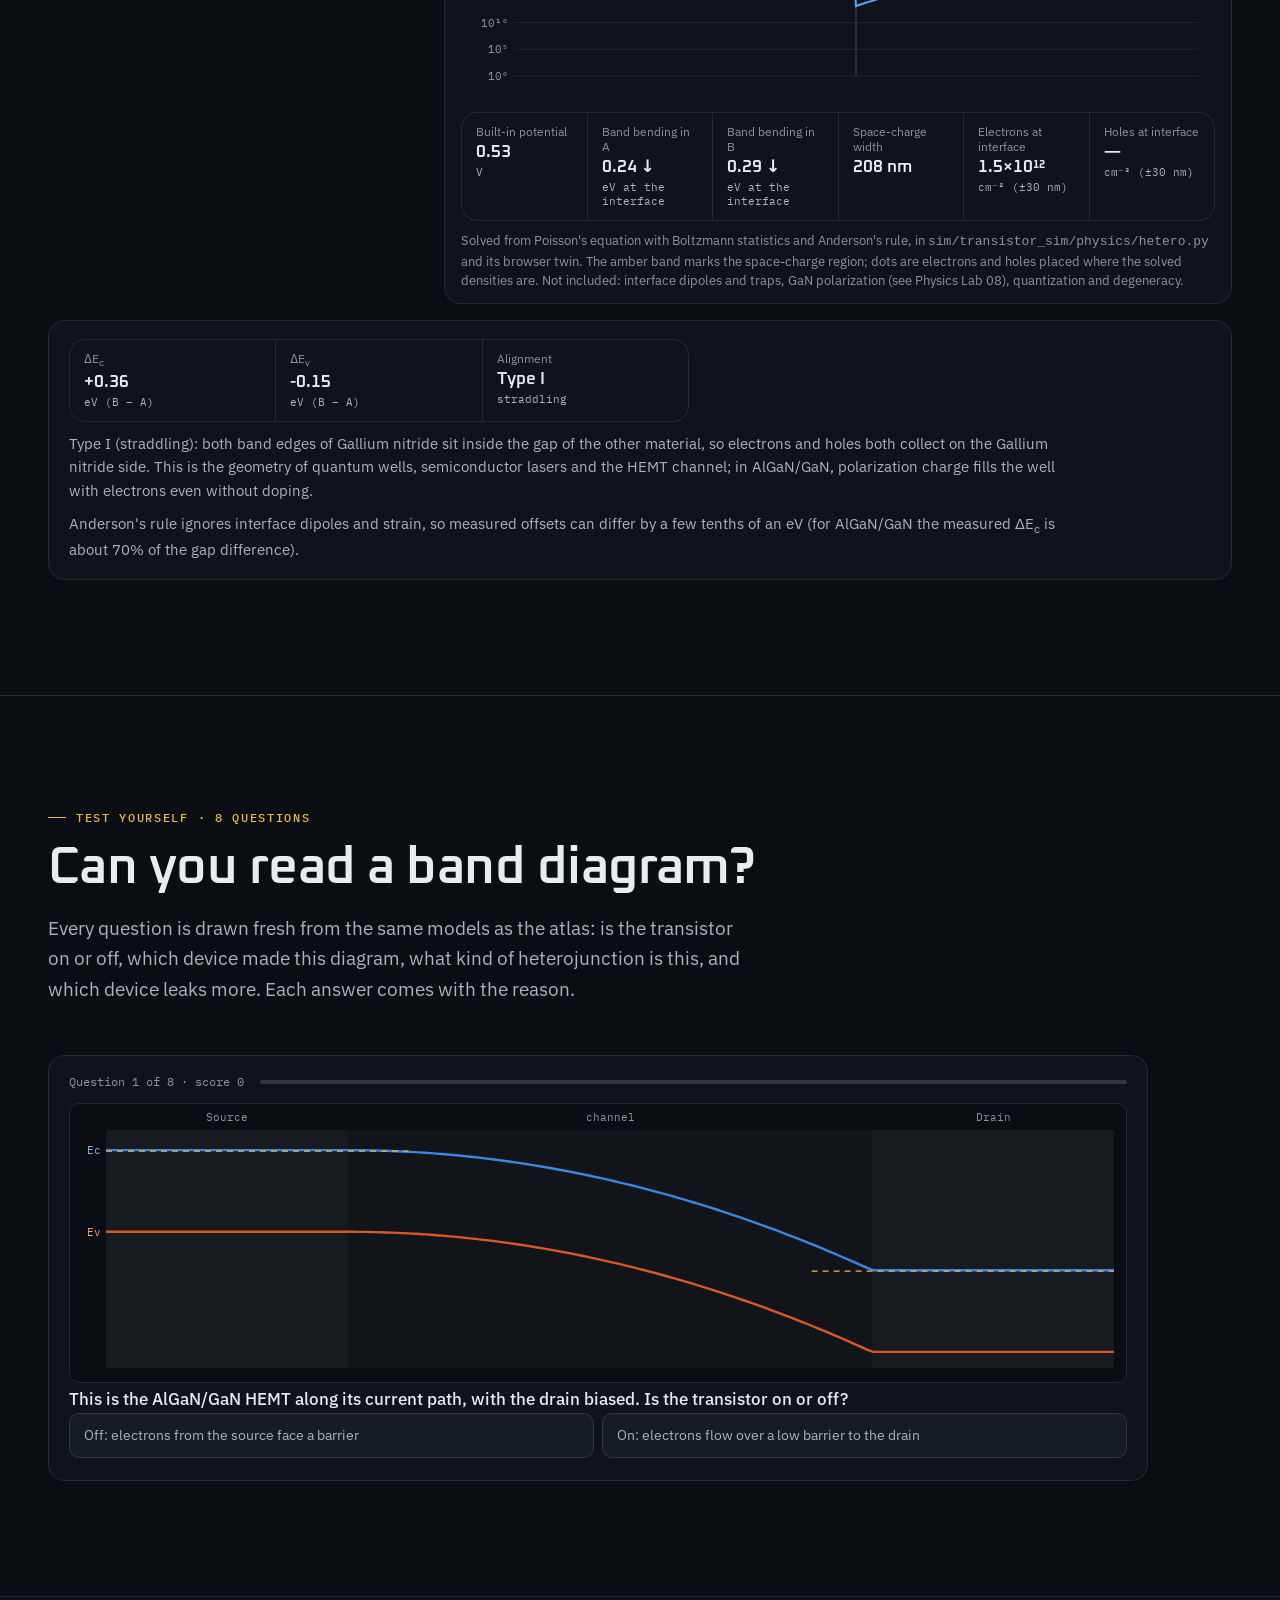
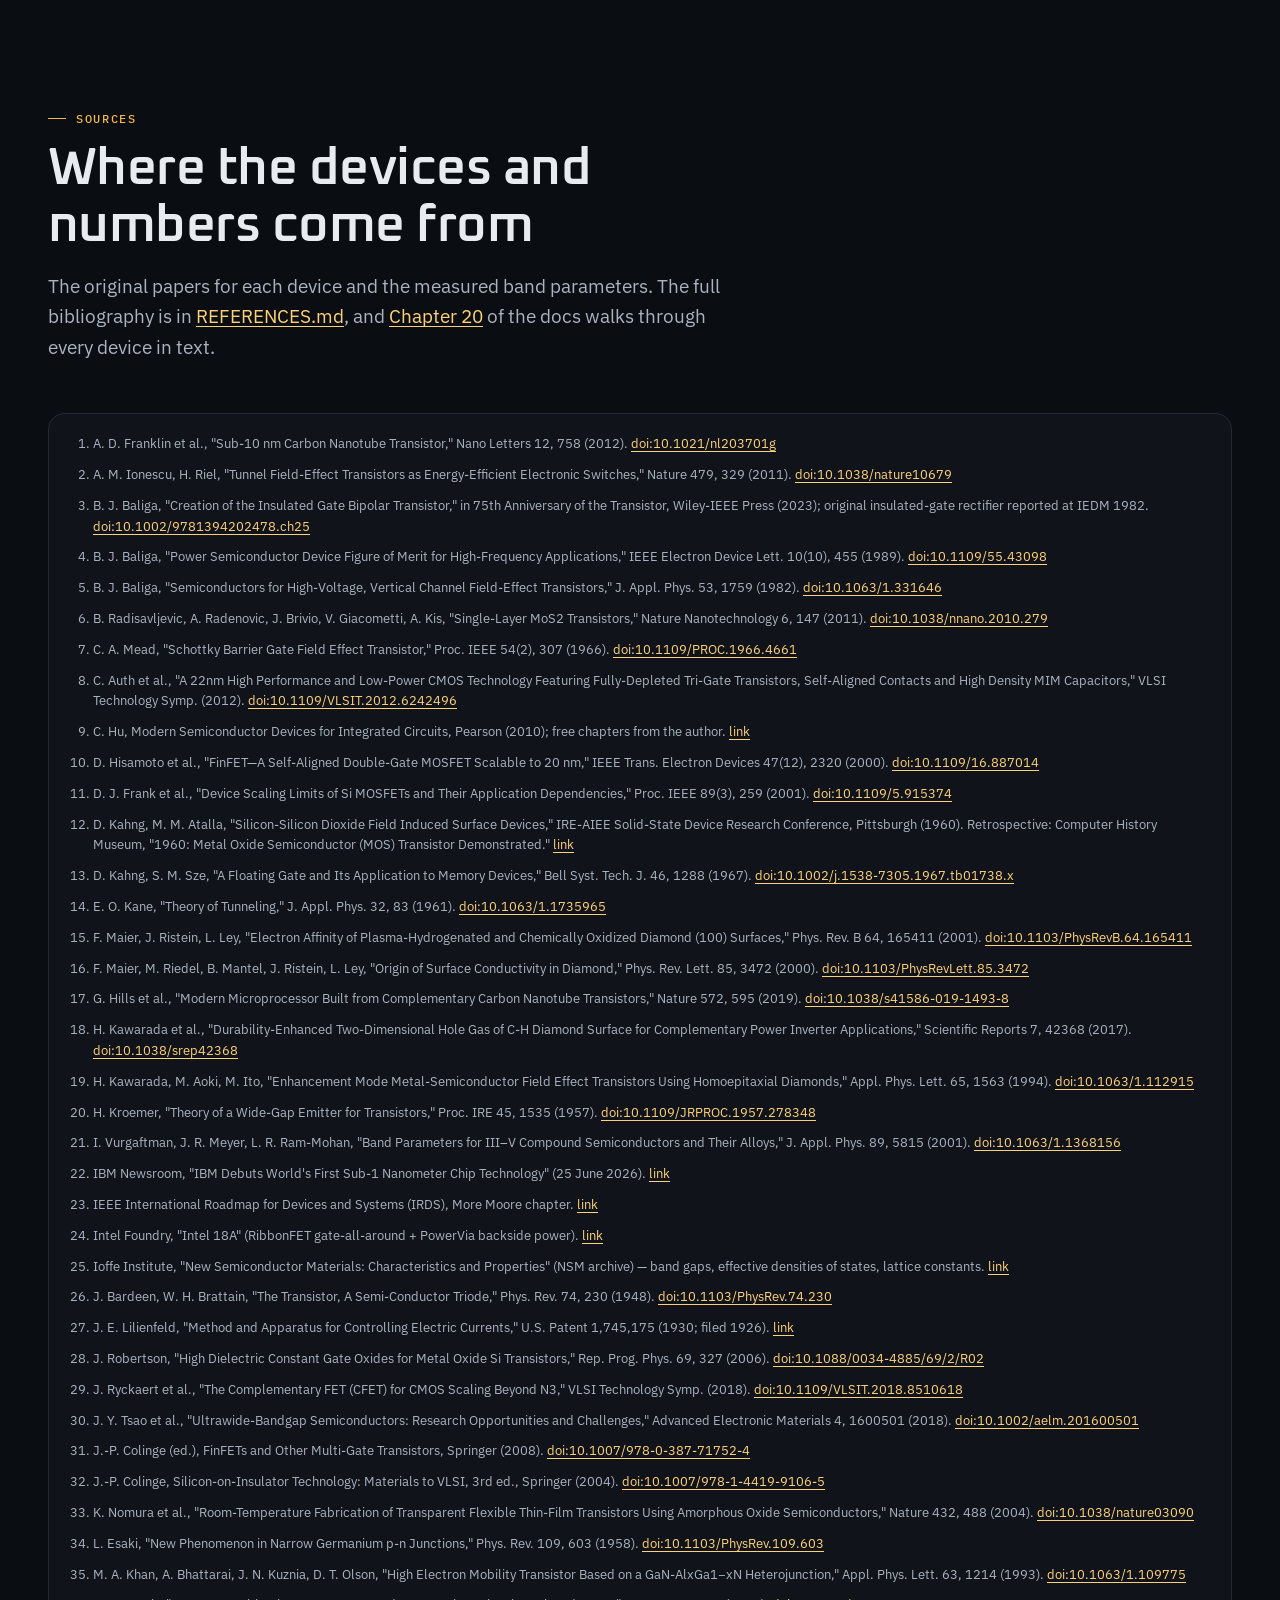
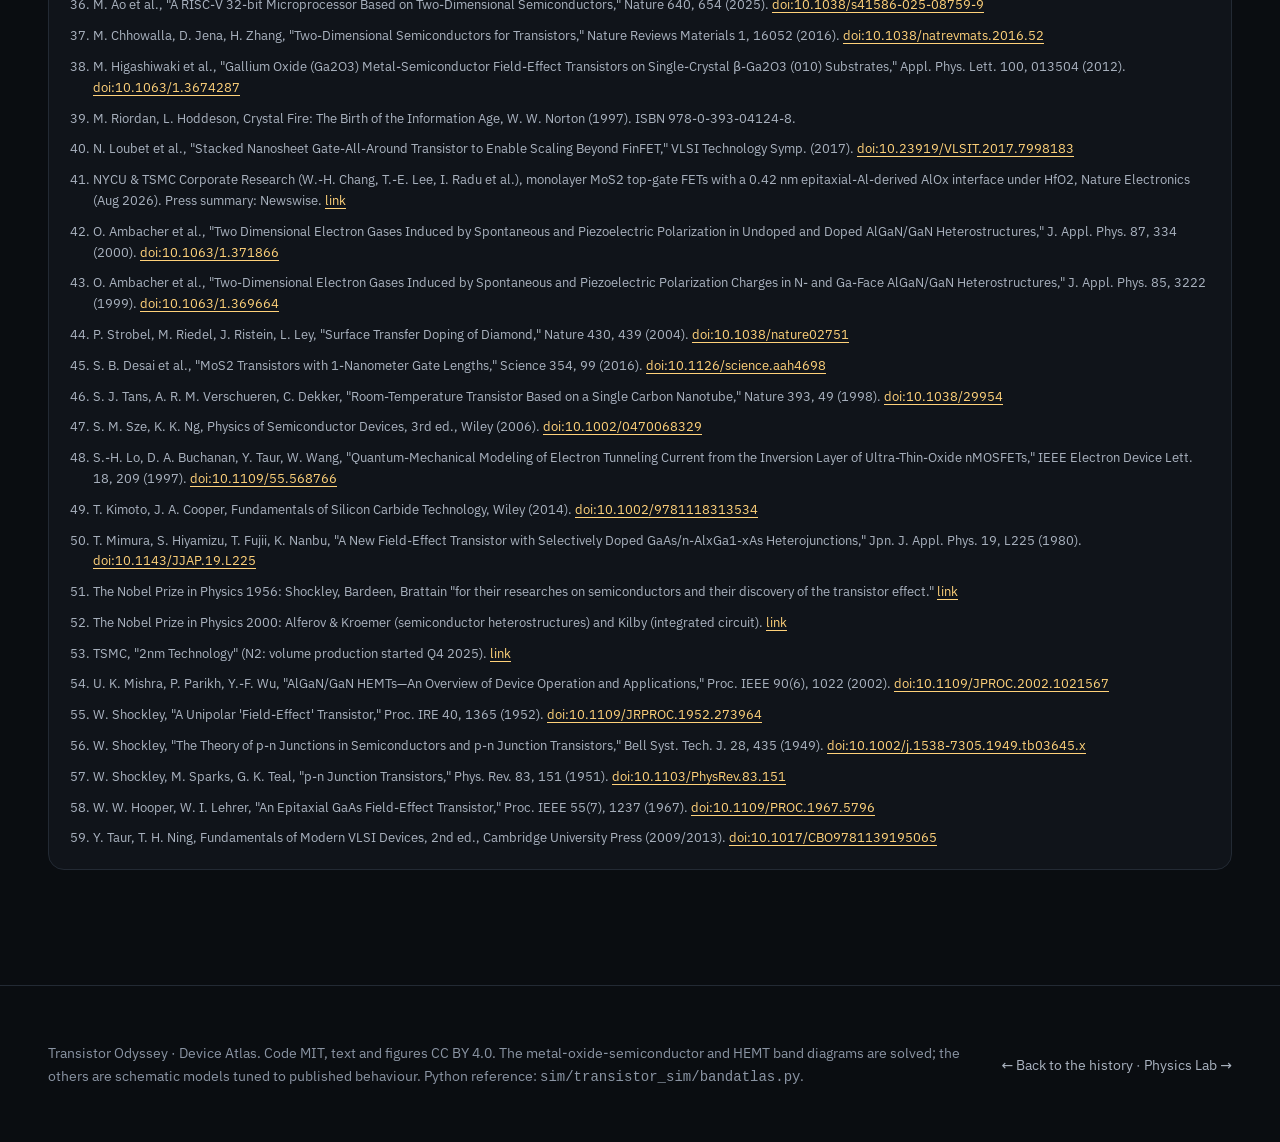
<file: site/devices.html>
<!doctype html>
<html lang="en">
<head>
<meta charset="utf-8">
<meta name="viewport" content="width=device-width, initial-scale=1, viewport-fit=cover">
<title>Device Atlas · Transistor Odyssey</title>
<meta name="description" content="How each transistor works: nineteen devices from the 1947 point contact to the stacked complementary FET, each with an animated cross-section, live energy band diagrams along the current path and through the gate, and a band-alignment chart for every material.">
<meta property="og:title" content="Device Atlas — how every transistor works">
<meta property="og:description" content="Nineteen animated transistors with live energy band diagrams and a heterojunction builder.">
<link rel="icon" href="assets/favicon.svg" type="image/svg+xml">
<link rel="stylesheet" href="css/fonts.css">
<link rel="stylesheet" href="css/style.css">
<link rel="stylesheet" href="css/physics.css">
<link rel="stylesheet" href="css/devices.css">
<script>document.documentElement.classList.add('js')</script>
</head>
<body class="physics devices">

<div class="pl-progress" aria-hidden="true"><i></i></div>
<nav class="nav" aria-label="Main">
  <div class="wrap">
    <a class="brand" href="index.html" aria-label="Transistor Odyssey home">
      <svg viewBox="0 0 24 24" aria-hidden="true"><rect x="2" y="15" width="20" height="6" rx="1.5" fill="#4b596d"/><rect x="3" y="13" width="6" height="3" fill="#3f7fe0"/><rect x="15" y="13" width="6" height="3" fill="#3f7fe0"/><rect x="9" y="12.2" width="6" height="1.2" fill="#9a80dc"/><rect x="9" y="5" width="6" height="7.2" rx="1" fill="#f2b84b"/></svg>
      Transistor Odyssey
    </a>
    <span class="nav-crumb">/ Device Atlas</span>
    <div class="nav-links">
      <a href="#primer">Primer</a>
      <a href="#atlas">Atlas</a>
      <a href="#gallery">Gallery</a>
      <a href="#compare">Compare</a>
      <a href="#align">Materials</a>
      <a href="#hetero">Heterojunctions</a>
      <a href="#quiz">Quiz</a>
      <a class="active" href="devices.html">Device Atlas</a>
      <a href="physics.html">Physics Lab</a>
      <a href="circuits.html">Circuit Lab</a>
      <a href="process.html">Process Lab</a>
      <a href="analog.html">Analog &amp; RF</a>
    </div>
    <a class="nav-gh" href="https://github.com/Normansrule/transistor-odyssey" rel="noopener">
      <svg width="16" height="16" viewBox="0 0 16 16" aria-hidden="true"><path fill="currentColor" d="M8 0C3.58 0 0 3.58 0 8c0 3.54 2.29 6.53 5.47 7.59.4.07.55-.17.55-.38 0-.19-.01-.82-.01-1.49-2.01.37-2.53-.49-2.69-.94-.09-.23-.48-.94-.82-1.13-.28-.15-.68-.52-.01-.53.63-.01 1.08.58 1.23.82.72 1.21 1.87.87 2.33.66.07-.52.28-.87.51-1.07-1.78-.2-3.64-.89-3.64-3.95 0-.87.31-1.59.82-2.15-.08-.2-.36-1.02.08-2.12 0 0 .67-.21 2.2.82.64-.18 1.32-.27 2-.27.68 0 1.36.09 2 .27 1.53-1.04 2.2-.82 2.2-.82.44 1.1.16 1.92.08 2.12.51.56.82 1.27.82 2.15 0 3.07-1.87 3.75-3.65 3.95.29.25.54.73.54 1.48 0 1.07-.01 1.93-.01 2.2 0 .21.15.46.55.38A8.013 8.013 0 0016 8c0-4.42-3.58-8-8-8z"/></svg>
      Source
    </a>
  </div>
</nav>

<header class="hero dv-hero" id="top">
  <canvas id="dvHero" aria-hidden="true"></canvas>
  <div class="hero-grid" aria-hidden="true"></div>
  <div class="wrap">
    <span class="eyebrow">Transistor Odyssey · Device Atlas</span>
    <h1>How <span class="sheen">every transistor</span> works</h1>
    <p class="lead">Nineteen devices, from the 1947 germanium point contact to the stacked complementary FET (CFET). Each one is drawn as an animated cross-section with its carriers moving, next to two live energy band diagrams: one along the path the current takes and one down through the gate. Move the gate and drain voltages and watch the barrier that decides the current rise and fall.</p>
    <div class="cta-row">
      <a class="btn primary" href="#atlas">Open the atlas</a>
      <a class="btn" href="#primer">How to read a band diagram</a>
      <a class="btn" href="#gallery">All 19 band diagrams</a>
    </div>
    <div class="stats dv-stats">
      <div class="stat"><span class="v">19</span><span class="l">devices, 1947 → 2026</span></div>
      <div class="stat"><span class="v">38</span><span class="l">live band diagrams (2 per device)</span></div>
      <div class="stat"><span class="v">21</span><span class="l">materials on one energy scale</span></div>
      <div class="stat"><span class="v">1:1</span><span class="l">every diagram has a tested Python twin</span></div>
    </div>
  </div>
</header>

<main>

<!-- ============ PRIMER ============ -->
<section class="sec dv-sec" id="primer">
  <div class="wrap">
    <div class="sec-head">
      <span class="eyebrow">Primer · 60 seconds</span>
      <h2>How to read an energy band diagram</h2>
      <p class="lead">A band diagram plots the energy an electron would need at each point in a device. Four rules are enough to read every diagram on this page.</p>
    </div>
    <div class="dv-primer">
      <article class="card pl-card">
        <svg viewBox="0 0 220 110" aria-hidden="true"><rect x="10" y="8" width="200" height="30" fill="#3987e5" opacity=".14"/><rect x="10" y="72" width="200" height="30" fill="#d95926" opacity=".14"/><line x1="10" y1="38" x2="210" y2="38" stroke="#3987e5" stroke-width="2.5"/><line x1="10" y1="72" x2="210" y2="72" stroke="#d95926" stroke-width="2.5"/><text x="18" y="55" fill="#aab3c0" font-size="11" font-family="IBM Plex Mono, monospace">band gap Eg: no states</text><circle cx="70" cy="31" r="4" fill="#5aa2ff"/><circle cx="130" cy="29" r="4" fill="#5aa2ff"/><circle cx="100" cy="80" r="4" fill="none" stroke="#ff8a55" stroke-width="1.8"/><text x="200" y="33" fill="#86b6ef" font-size="11" text-anchor="end" font-family="IBM Plex Mono, monospace">Ec</text><text x="200" y="88" fill="#ff9c73" font-size="11" text-anchor="end" font-family="IBM Plex Mono, monospace">Ev</text></svg>
        <h3>1 · Two edges and a gap</h3>
        <p>Free electrons live at or just above the conduction-band edge E<sub>c</sub> (blue, filled dots). Missing electrons, called holes, live at or just below the valence-band edge E<sub>v</sub> (orange, open dots). In between is the band gap, where an electron cannot sit: 1.12 eV in silicon, 3.4 eV in gallium nitride (GaN), 5.47 eV in diamond.</p>
      </article>
      <article class="card pl-card">
        <svg viewBox="0 0 220 110" aria-hidden="true"><line x1="10" y1="30" x2="210" y2="30" stroke="#3987e5" stroke-width="2.5"/><line x1="10" y1="90" x2="210" y2="90" stroke="#d95926" stroke-width="2.5"/><line x1="10" y1="44" x2="100" y2="44" stroke="#f2b84b" stroke-width="1.6" stroke-dasharray="6 5"/><line x1="120" y1="64" x2="210" y2="64" stroke="#f2b84b" stroke-width="1.6" stroke-dasharray="6 5"/><path d="M110 46 L110 62" stroke="#e8ecf1" stroke-width="1.2" marker-end="url(#ah)"/><defs><marker id="ah" viewBox="0 0 10 10" refX="5" refY="5" markerWidth="6" markerHeight="6" orient="auto-start-reverse"><path d="M0 0 L10 5 L0 10 z" fill="#e8ecf1"/></marker></defs><text x="116" y="58" fill="#e8ecf1" font-size="11" font-family="IBM Plex Mono, monospace">qV</text><text x="16" y="40" fill="#f2b84b" font-size="11" font-family="IBM Plex Mono, monospace">EF</text></svg>
        <h3>2 · The Fermi level is the water line</h3>
        <p>The dashed amber line, the Fermi level E<sub>F</sub>, marks how full the states are. Where E<sub>c</sub> comes close to E<sub>F</sub> there are many electrons; where E<sub>v</sub> comes close there are many holes. With no bias it is flat everywhere. Applying a voltage V splits it by qV between the two contacts, and that split is what drives a current.</p>
      </article>
      <article class="card pl-card">
        <svg viewBox="0 0 220 110" aria-hidden="true"><path d="M10 24 L70 24 C110 24 120 80 160 80 L210 80" fill="none" stroke="#3987e5" stroke-width="2.5"/><path d="M10 64 L70 64 C110 64 120 104 160 104 L210 104" fill="none" stroke="#d95926" stroke-width="2.5" opacity=".7"/><circle cx="96" cy="36" r="4" fill="#5aa2ff"/><path d="M104 40 q10 8 16 20" fill="none" stroke="#5aa2ff" stroke-dasharray="3 3"/><circle cx="130" cy="96" r="4" fill="none" stroke="#ff8a55" stroke-width="1.8"/><path d="M122 94 q-10 -8 -16 -20" fill="none" stroke="#ff8a55" stroke-dasharray="3 3"/><text x="160" y="50" fill="#aab3c0" font-size="11" font-family="IBM Plex Mono, monospace">slope = field</text></svg>
        <h3>3 · Electrons roll down, holes float up</h3>
        <p>A slope in the bands is an electric field. Electrons slide downhill on E<sub>c</sub> like marbles, and holes rise on E<sub>v</sub> like bubbles. Energy increases upward for electrons, so a hole must be pushed down to gain energy. Every animation below moves its carriers by these rules.</p>
      </article>
      <article class="card pl-card">
        <svg viewBox="0 0 220 110" aria-hidden="true"><path d="M10 70 L60 70 C80 70 80 30 100 30 L130 30 C150 30 160 90 210 96" fill="none" stroke="#3987e5" stroke-width="2.5" opacity=".35" stroke-dasharray="5 4"/><path d="M10 70 L60 70 C80 70 80 56 100 56 L130 56 C150 56 160 90 210 96" fill="none" stroke="#3987e5" stroke-width="2.5"/><line x1="115" y1="32" x2="115" y2="54" stroke="#f2b84b" stroke-width="1.4" marker-end="url(#ah2)"/><defs><marker id="ah2" viewBox="0 0 10 10" refX="5" refY="5" markerWidth="6" markerHeight="6" orient="auto"><path d="M0 0 L10 5 L0 10 z" fill="#f2b84b"/></marker></defs><text x="122" y="46" fill="#f2b84b" font-size="11" font-family="IBM Plex Mono, monospace">gate</text><circle cx="40" cy="64" r="4" fill="#5aa2ff"/><circle cx="52" cy="62" r="4" fill="#5aa2ff"/><text x="12" y="104" fill="#aab3c0" font-size="11" font-family="IBM Plex Mono, monospace">source</text><text x="208" y="86" fill="#aab3c0" font-size="11" text-anchor="end" font-family="IBM Plex Mono, monospace">drain</text></svg>
        <h3>4 · A transistor is a barrier the gate can move</h3>
        <p>Almost every device here works the same way: carriers must climb a barrier between source and drain, and the fraction that make it falls by e (about 2.7×) for every kT, or 26 meV at room temperature, of height. The gate lowers the barrier; this gives the famous 60 mV-per-decade limit. The tunnel FET and Schottky-barrier nanotube FET cheat by tunnelling through instead.</p>
      </article>
    </div>
  </div>
</section>

<!-- ============ ATLAS ============ -->
<section class="sec dv-sec" id="atlas">
  <div class="wrap">
    <div class="sec-head">
      <span class="eyebrow">Atlas · 19 devices</span>
      <h2>Pick a transistor, then drive it</h2>
      <p class="lead">The cross-section is drawn to be read, not to scale. The two band diagrams beside it come from the same model: the barrier, the depletion widths, the metal-oxide-semiconductor (MOS) band bending and the high-electron-mobility transistor (HEMT) quantum well are all computed as you move the sliders.</p>
    </div>
    <div class="dv-picker" id="dvPicker" role="tablist" aria-label="Devices"></div>
    <select class="dv-select" id="dvSelect" aria-label="Choose a device"></select>

    <div class="dv-head" id="dvHead" aria-live="polite"></div>

    <div class="dv-grid">
      <div class="dv-left">
        <figure class="card dv-stage">
          <canvas id="dvXsec" aria-label="Animated cross-section of the selected transistor"></canvas>
          <div class="dv-legend" aria-hidden="true"><span><i class="e"></i>electron</span><span><i class="h"></i>hole</span><span><i class="ch"></i>conducting channel</span><span><i class="dep"></i>depletion</span></div>
        </figure>
        <div class="card panel dv-ctl">
          <div class="dv-sliders" id="dvSliders"></div>
          <div class="dv-btns">
            <button type="button" class="btn sm" id="dvPlay" aria-pressed="false">▶ Sweep the gate</button>
            <div class="seg" id="dvSpeed" role="group" aria-label="Animation speed">
              <button type="button" data-v="0.4">0.4×</button><button type="button" data-v="1" aria-pressed="true">1×</button><button type="button" data-v="2">2×</button>
            </div>
            <label class="switch"><input type="checkbox" id="dvLabels" checked> <span>Labels</span></label>
            <span class="dv-flash" id="dvFlash" hidden>
              <button type="button" class="btn sm" id="dvProg">Program</button>
              <button type="button" class="btn sm" id="dvErase">Erase</button>
            </span>
          </div>
        </div>
        <div class="dv-tiles" id="dvTiles"></div>
        <figure class="card dv-transfer">
          <figcaption><h4>Transfer curve</h4><span class="dv-kind">model</span></figcaption>
          <canvas id="dvTf" aria-label="Log current versus gate voltage"></canvas>
        </figure>
      </div>
      <div class="dv-right">
        <figure class="card dv-band">
          <figcaption><h4 id="dvLatH">Along the current path</h4><span class="dv-kind" id="dvLatKind"></span></figcaption>
          <canvas id="dvLat" aria-label="Energy band diagram along the current path"></canvas>
          <p class="sub" id="dvLatCap"></p>
        </figure>
        <figure class="card dv-band">
          <figcaption><h4 id="dvVerH">Down through the gate</h4><span class="dv-kind" id="dvVerKind"></span></figcaption>
          <canvas id="dvVer" aria-label="Energy band diagram through the gate stack"></canvas>
          <p class="sub" id="dvVerCap"></p>
        </figure>
      </div>
    </div>

    <h3 class="dv-sub">How it works, step by step <span>click a step to set the voltages</span></h3>
    <ol class="dv-steps" id="dvSteps"></ol>

    <div class="dv-detail">
      <article class="card pl-card" id="dvAbout"></article>
      <article class="card pl-card" id="dvFacts"></article>
      <article class="card pl-card" id="dvStack"></article>
    </div>
  </div>
</section>

<!-- ============ GALLERY ============ -->
<section class="sec dv-sec" id="gallery">
  <div class="wrap">
    <div class="sec-head">
      <span class="eyebrow">Small multiples</span>
      <h2>All nineteen band diagrams, off and on</h2>
      <p class="lead">Each panel shows the band edges along the current path with the gate off (grey, dashed) and on (colour). Read across the families: the metal-oxide-semiconductor field-effect transistors (MOSFETs) differ only in how far the drain pulls the barrier down when off; the bipolar devices open a junction instead; the tunnel FET opens a window. Click a panel to load it into the atlas.</p>
    </div>
    <div class="dv-gallery" id="dvGallery"></div>
  </div>
</section>

<!-- ============ COMPARE ============ -->
<section class="sec dv-sec" id="compare">
  <div class="wrap">
    <div class="sec-head">
      <span class="eyebrow">Compare · same drive, different device</span>
      <h2>Put transistors side by side</h2>
      <p class="lead">Pick up to three devices and drive them together. The gate slider moves each one from its own "off" voltage to its own "on" voltage, and the drain slider sets each to the same fraction of its rated drain voltage, so the band diagrams line up even though the volts differ.</p>
    </div>
    <div class="cmp" id="cmp">
      <div class="card panel cmp-ctl">
        <div class="pl-label">Guided comparisons</div>
        <div class="seg" id="cmpPresets"></div>
        <p class="cmp-note" id="cmpNote" aria-live="polite"></p>
        <div class="cmp-sl">
          <div class="ctl"><label for="cmpG"><span>Gate drive (off → on)</span><output id="cmpGo"></output></label><input type="range" id="cmpG" min="0" max="1" step="0.01"></div>
          <div class="ctl"><label for="cmpD"><span>Drain bias (share of rated)</span><output id="cmpDo"></output></label><input type="range" id="cmpD" min="0" max="1" step="0.01"></div>
        </div>
        <div class="pl-label">Devices (choose up to three)</div>
        <div class="seg cmp-chips" id="cmpChips"></div>
      </div>
      <div class="cmp-cards" id="cmpCards"></div>
      <div class="card cmp-table" id="cmpTable"></div>
    </div>
  </div>
</section>

<!-- ============ ALIGNMENT ============ -->
<section class="sec dv-sec" id="align">
  <div class="wrap">
    <div class="sec-head">
      <span class="eyebrow">Materials · one energy scale</span>
      <h2>Where every material's bands sit</h2>
      <p class="lead">Each bar runs from the valence-band edge (bottom) to the conduction-band edge (top), measured from the vacuum level at 0 eV using the electron affinity χ and band gap E<sub>g</sub>. Hover a bar for values; click two bars to send them to the heterojunction builder below.</p>
    </div>
    <div class="card dv-align-card">
      <p class="dv-scroll-hint">Scroll sideways to see all 21 materials →</p>
      <div class="dv-align-scroll"><svg id="dvAlign" role="img" aria-label="Band alignment chart for 21 materials"></svg></div>
      <div class="stage-tip dv-tip" id="dvAlignTip" hidden></div>
      <p class="small dv-note" id="dvAlignNote"></p>
    </div>
  </div>
</section>

<!-- ============ HETEROJUNCTION ============ -->
<section class="sec dv-sec" id="hetero">
  <div class="wrap">
    <div class="sec-head">
      <span class="eyebrow">Builder · Anderson's rule + Poisson solver</span>
      <h2>Put two materials together</h2>
      <p class="lead">When two semiconductors meet, the step in the conduction band (ΔE<sub>c</sub>) and in the valence band (ΔE<sub>v</sub>) decides where electrons and holes collect. That step is why an aluminium gallium nitride / gallium nitride (AlGaN/GaN) stack traps a sheet of electrons, why a silicon-germanium (SiGe) base speeds up a bipolar transistor, and why hafnium oxide leaks more than silicon dioxide.</p>
    </div>
    <div class="dv-hj">
      <div class="card panel dv-hj-ctl">
        <label class="ctl"><span class="pl-label">Material A (left)</span><select id="hjA" class="dv-sel"></select></label>
        <label class="ctl"><span class="pl-label">Material B (right)</span><select id="hjB" class="dv-sel"></select></label>
        <div class="pl-label">Classic pairs</div>
        <div class="seg" id="hjPresets"></div>
        <div class="pl-subhead">Doping and bias (solved diagram)</div>
        <div class="dv-dop" id="hjDopA">
          <div class="pl-label">Material A doping</div>
          <div class="seg" role="group" aria-label="Material A doping type"><button type="button" data-v="n">n-type</button><button type="button" data-v="i">undoped</button><button type="button" data-v="p">p-type</button></div>
          <div class="ctl"><label for="hjNA"><span>Concentration</span><output></output></label><input type="range" id="hjNA" min="14" max="19" step="0.1" value="17"></div>
        </div>
        <div class="dv-dop" id="hjDopB">
          <div class="pl-label">Material B doping</div>
          <div class="seg" role="group" aria-label="Material B doping type"><button type="button" data-v="n">n-type</button><button type="button" data-v="i">undoped</button><button type="button" data-v="p">p-type</button></div>
          <div class="ctl"><label for="hjNB"><span>Concentration</span><output></output></label><input type="range" id="hjNB" min="14" max="19" step="0.1" value="17"></div>
        </div>
        <div class="ctl"><label for="hjV"><span>Bias on A relative to B</span><output id="hjVo">0.00 V</output></label><input type="range" id="hjV" min="-2" max="0.8" step="0.01" value="0"></div>
      </div>
      <div class="dv-hj-figs">
        <figure class="card dv-hj-fig">
          <figcaption><h4>Before contact: where the bands sit</h4><span class="dv-kind">Anderson's rule · flat bands</span></figcaption>
          <div class="dv-hj-scroll"><svg id="hjSvg" role="img" aria-label="Heterojunction band alignment"></svg></div>
        </figure>
        <figure class="card dv-hj-eq">
          <figcaption><h4>In contact: charge moves until the Fermi level is flat</h4><span class="dv-kind solved">solved · Poisson</span></figcaption>
          <div class="dv-hj-zoom"><span class="pl-label">Window</span><div class="seg" id="hjZoom" role="group" aria-label="Zoom"><button type="button" data-v="auto" aria-pressed="true">auto</button><button type="button" data-v="50">±50 nm</button><button type="button" data-v="500">±500 nm</button><button type="button" data-v="5000">±5 µm</button></div></div>
          <canvas id="hjEq" aria-label="Solved heterojunction band diagram with carriers"></canvas>
          <canvas id="hjDens" aria-label="Electron and hole densities on a log scale"></canvas>
          <div id="hjEqTiles"></div>
          <p class="sub">Solved from Poisson's equation with Boltzmann statistics and Anderson's rule, in <code>sim/transistor_sim/physics/hetero.py</code> and its browser twin. The amber band marks the space-charge region; dots are electrons and holes placed where the solved densities are. Not included: interface dipoles and traps, GaN polarization (see Physics Lab 08), quantization and degeneracy.</p>
        </figure>
      </div>
    </div>
    <div class="card dv-hj-explain" id="hjOut" aria-live="polite"></div>
  </div>
</section>

<!-- ============ QUIZ ============ -->
<section class="sec dv-sec" id="quiz">
  <div class="wrap">
    <div class="sec-head">
      <span class="eyebrow">Test yourself · 8 questions</span>
      <h2>Can you read a band diagram?</h2>
      <p class="lead">Every question is drawn fresh from the same models as the atlas: is the transistor on or off, which device made this diagram, what kind of heterojunction is this, and which device leaks more. Each answer comes with the reason.</p>
    </div>
    <div class="card qz">
      <div class="qz-top"><span id="quizScore"></span><div class="qz-bar" id="quizBar"><i></i></div></div>
      <div id="quizView" aria-live="polite"></div>
    </div>
  </div>
</section>

<!-- ============ SOURCES ============ -->
<section class="sec dv-sec" id="dv-sources">
  <div class="wrap">
    <div class="sec-head">
      <span class="eyebrow">Sources</span>
      <h2>Where the devices and numbers come from</h2>
      <p class="lead">The original papers for each device and the measured band parameters. The full bibliography is in <a href="https://github.com/Normansrule/transistor-odyssey/blob/main/REFERENCES.md">REFERENCES.md</a>, and <a href="https://github.com/Normansrule/transistor-odyssey/blob/main/docs/20-how-transistors-work.md">Chapter 20</a> of the docs walks through every device in text.</p>
    </div>
    <ol class="card pl-refs" id="dvRefs"></ol>
  </div>
</section>

</main>

<footer class="foot">
  <div class="wrap">
    <p>Transistor Odyssey · Device Atlas. Code MIT, text and figures CC BY 4.0. The metal-oxide-semiconductor and HEMT band diagrams are solved; the others are schematic models tuned to published behaviour. Python reference: <code>sim/transistor_sim/bandatlas.py</code>.</p>
    <p><a href="index.html">← Back to the history</a> · <a href="physics.html">Physics Lab →</a></p>
  </div>
</footer>

<script type="module" src="js/devices/main.js"></script>
</body>
</html>
</file>
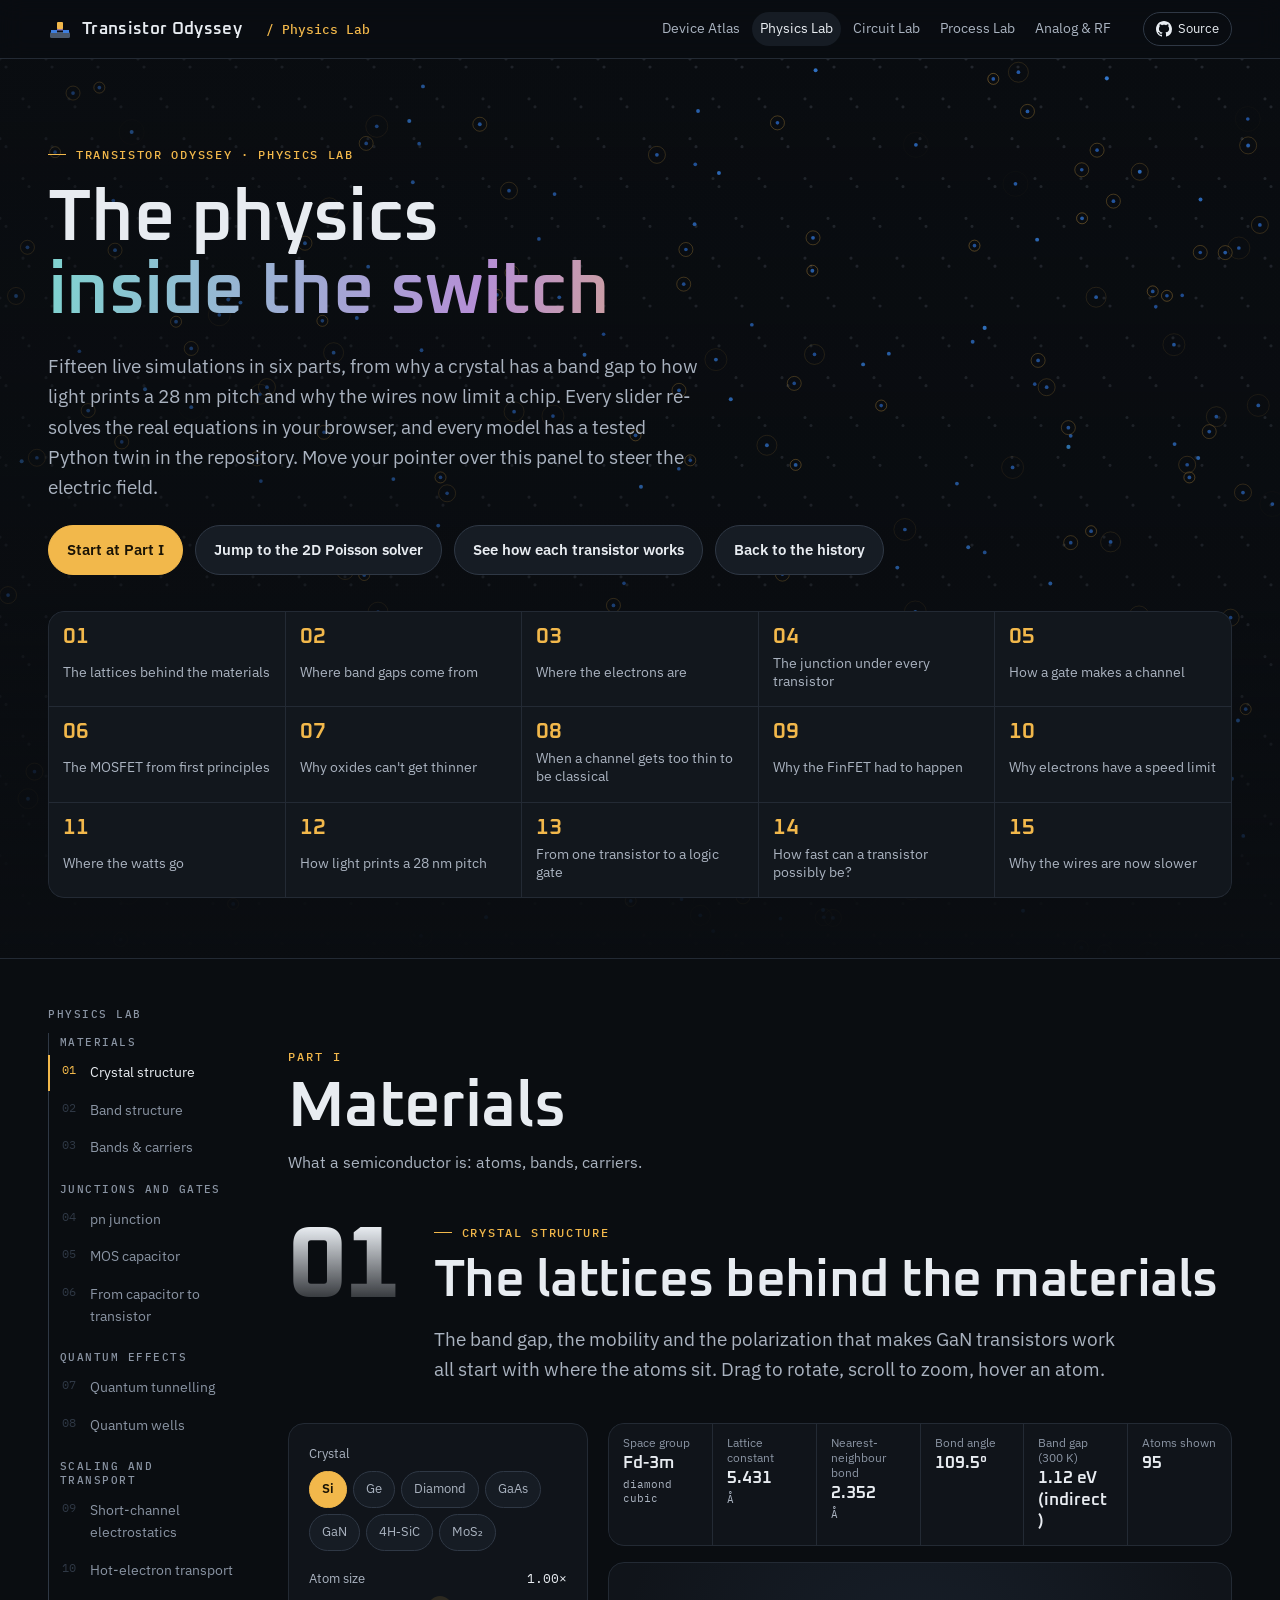
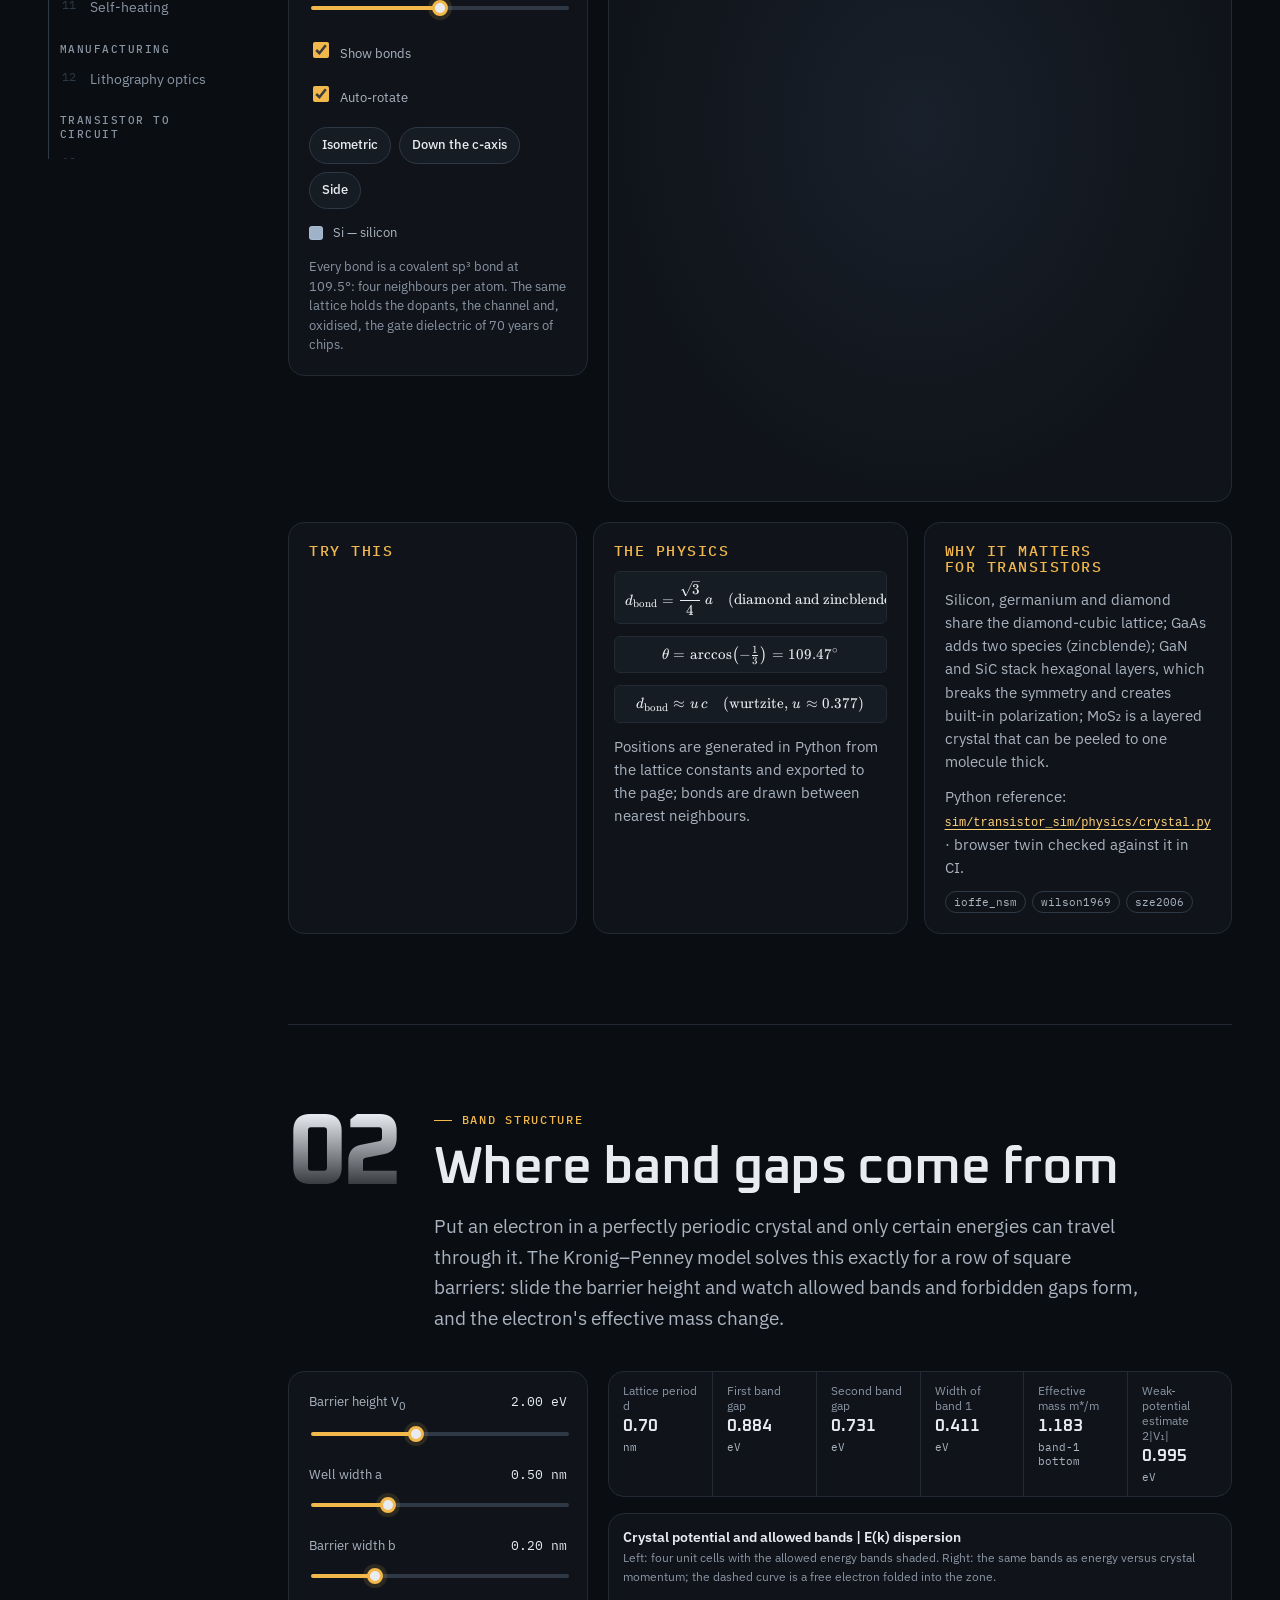
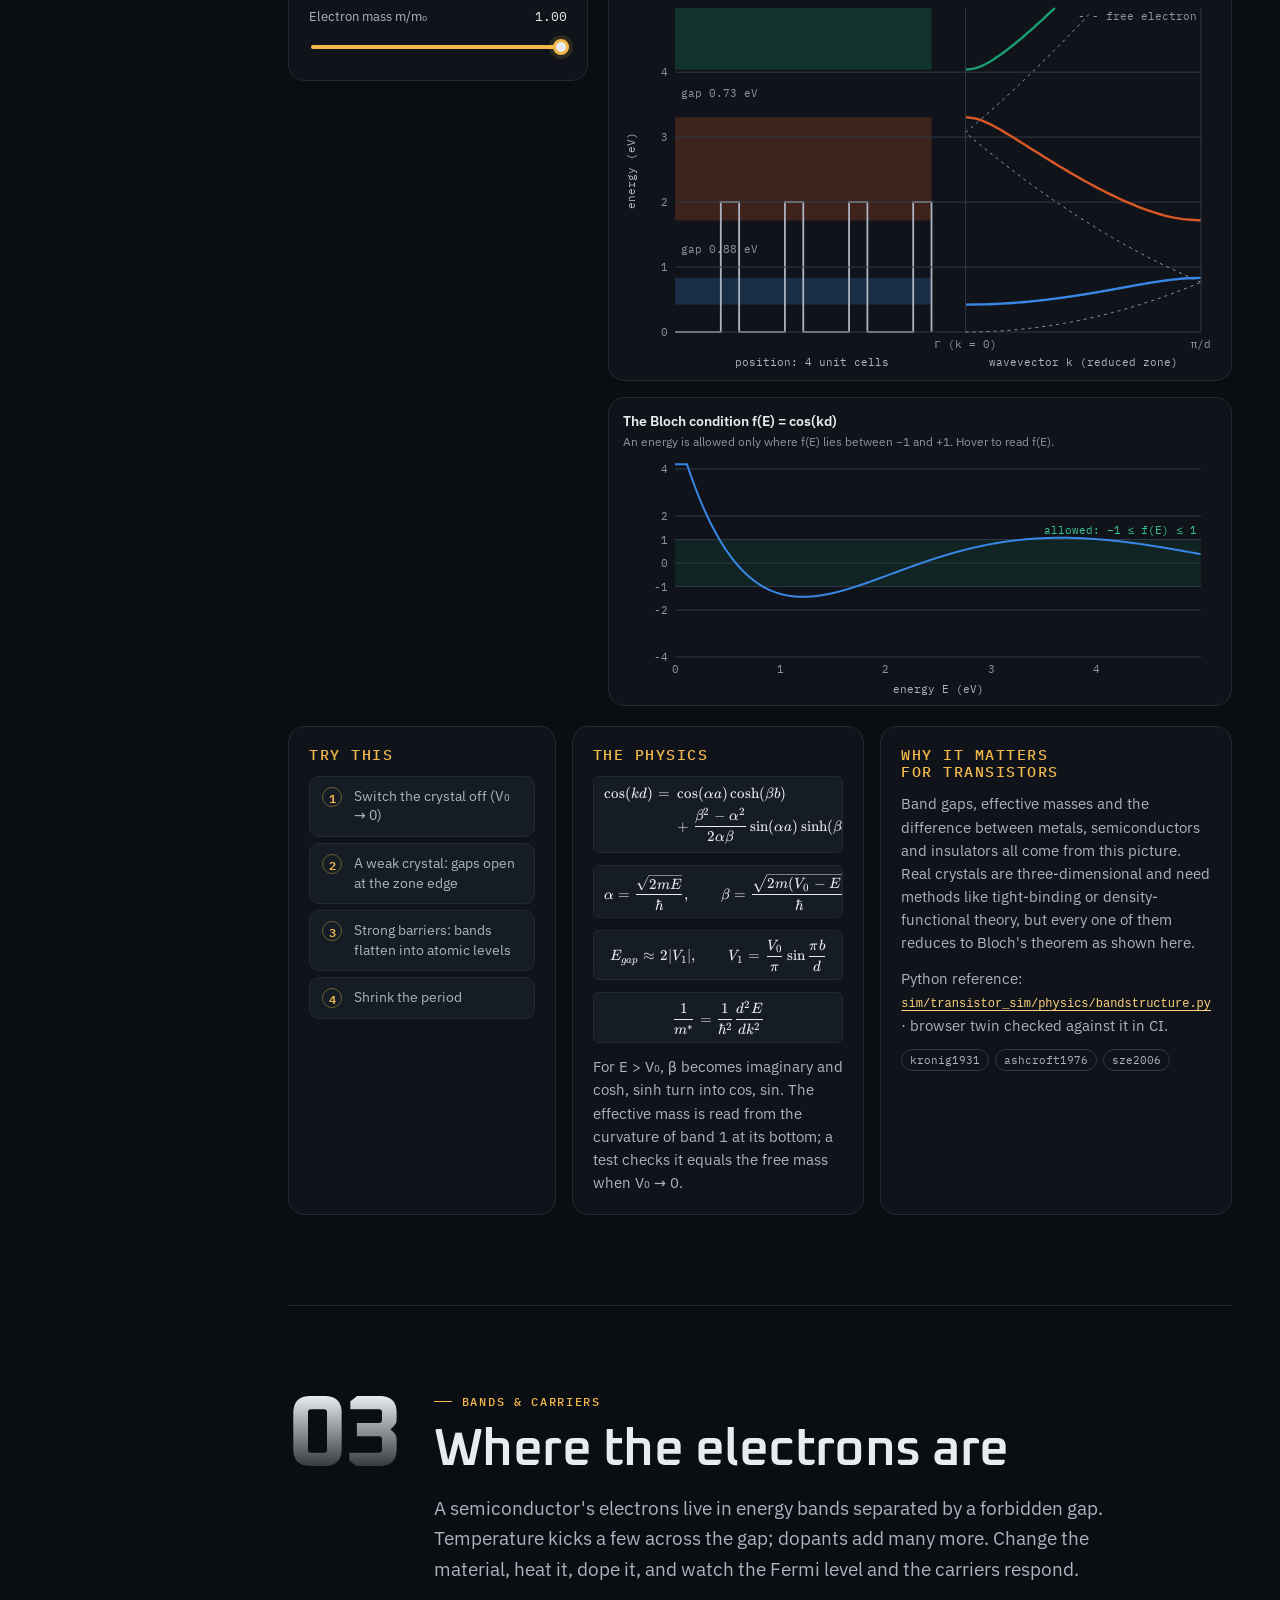
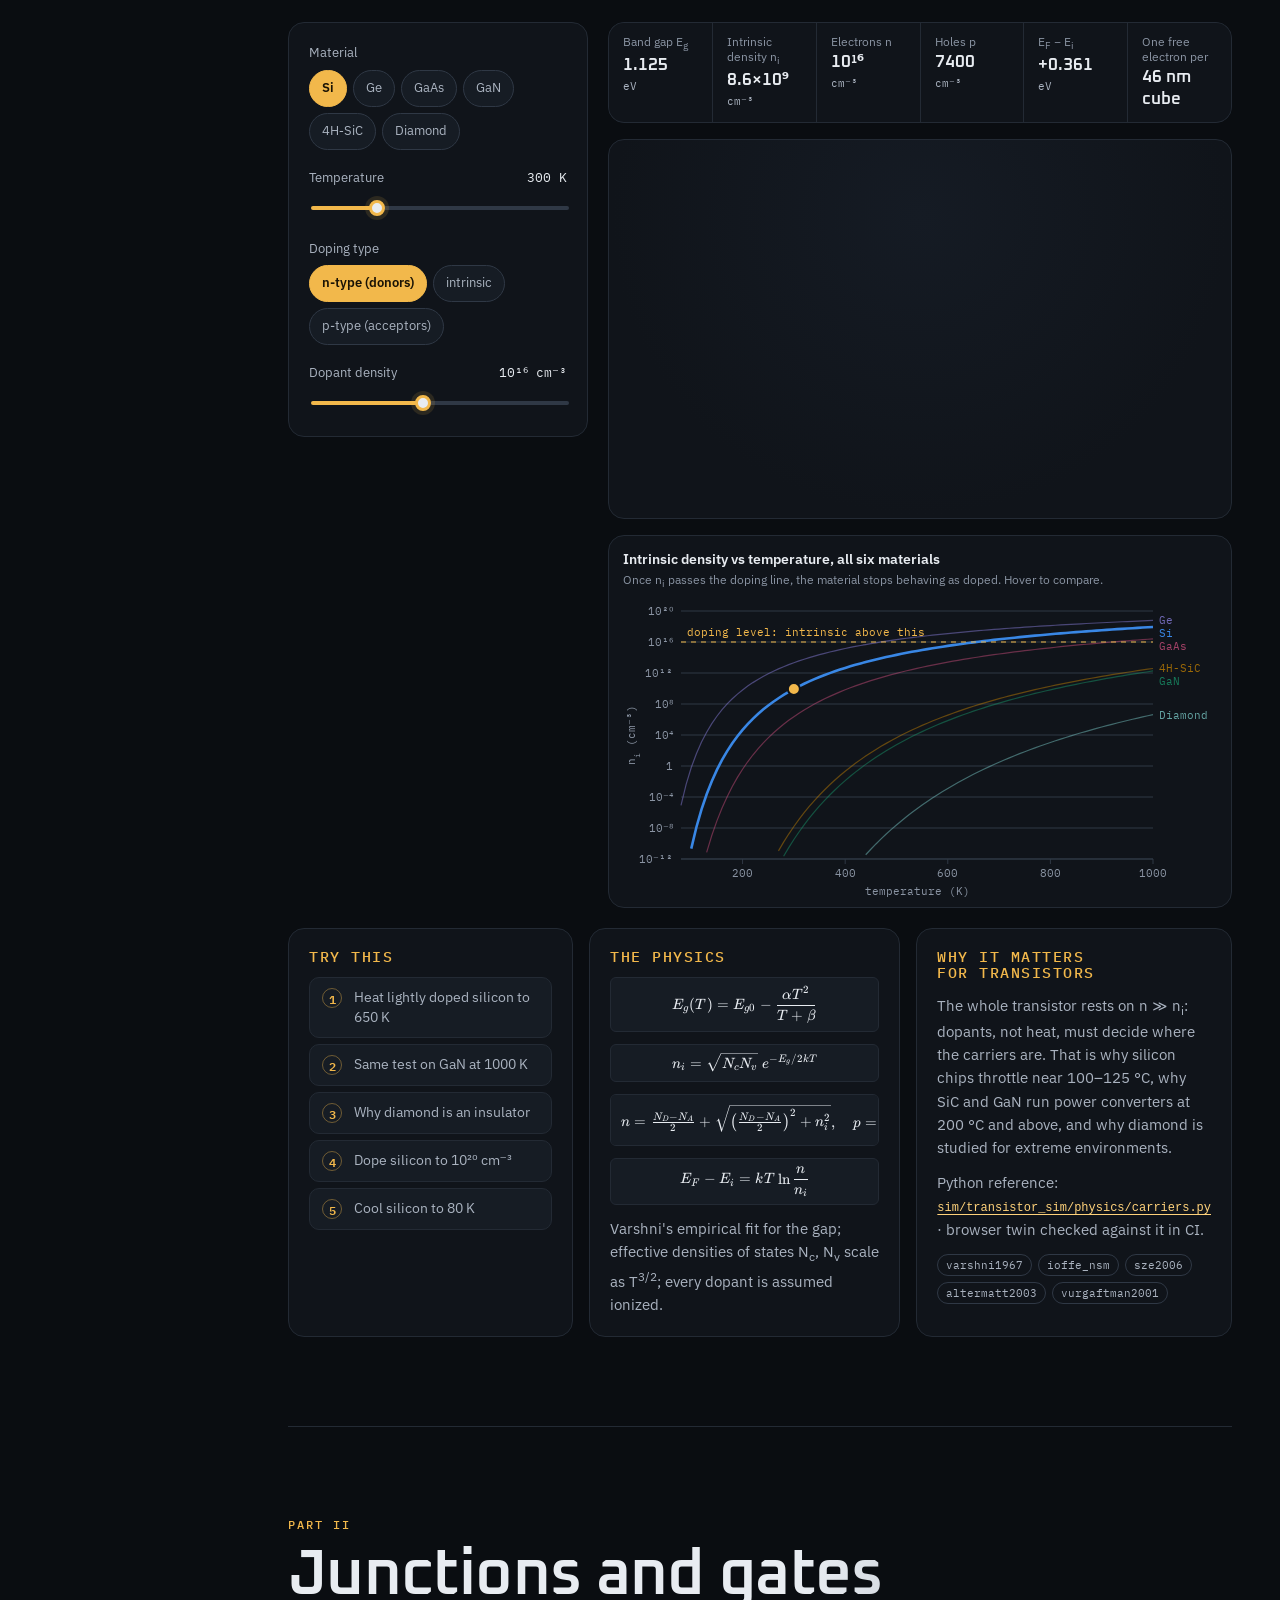
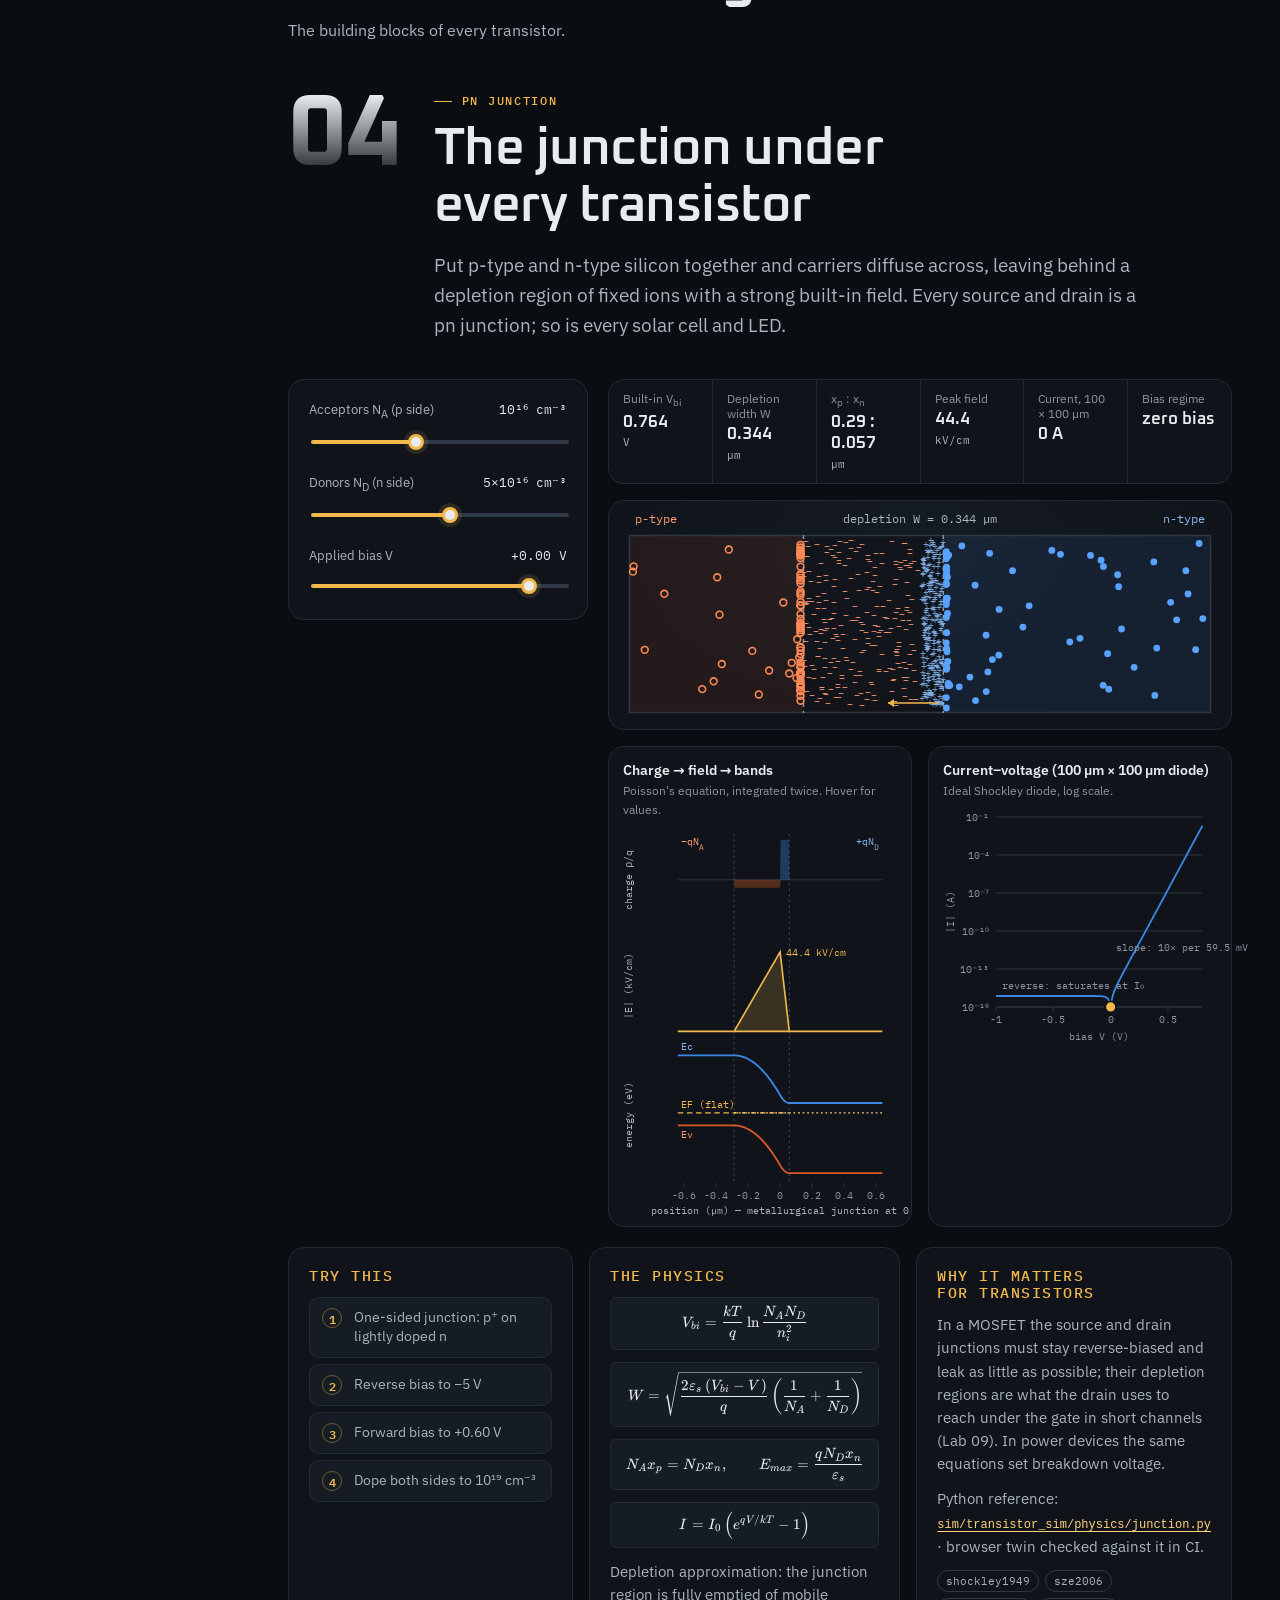
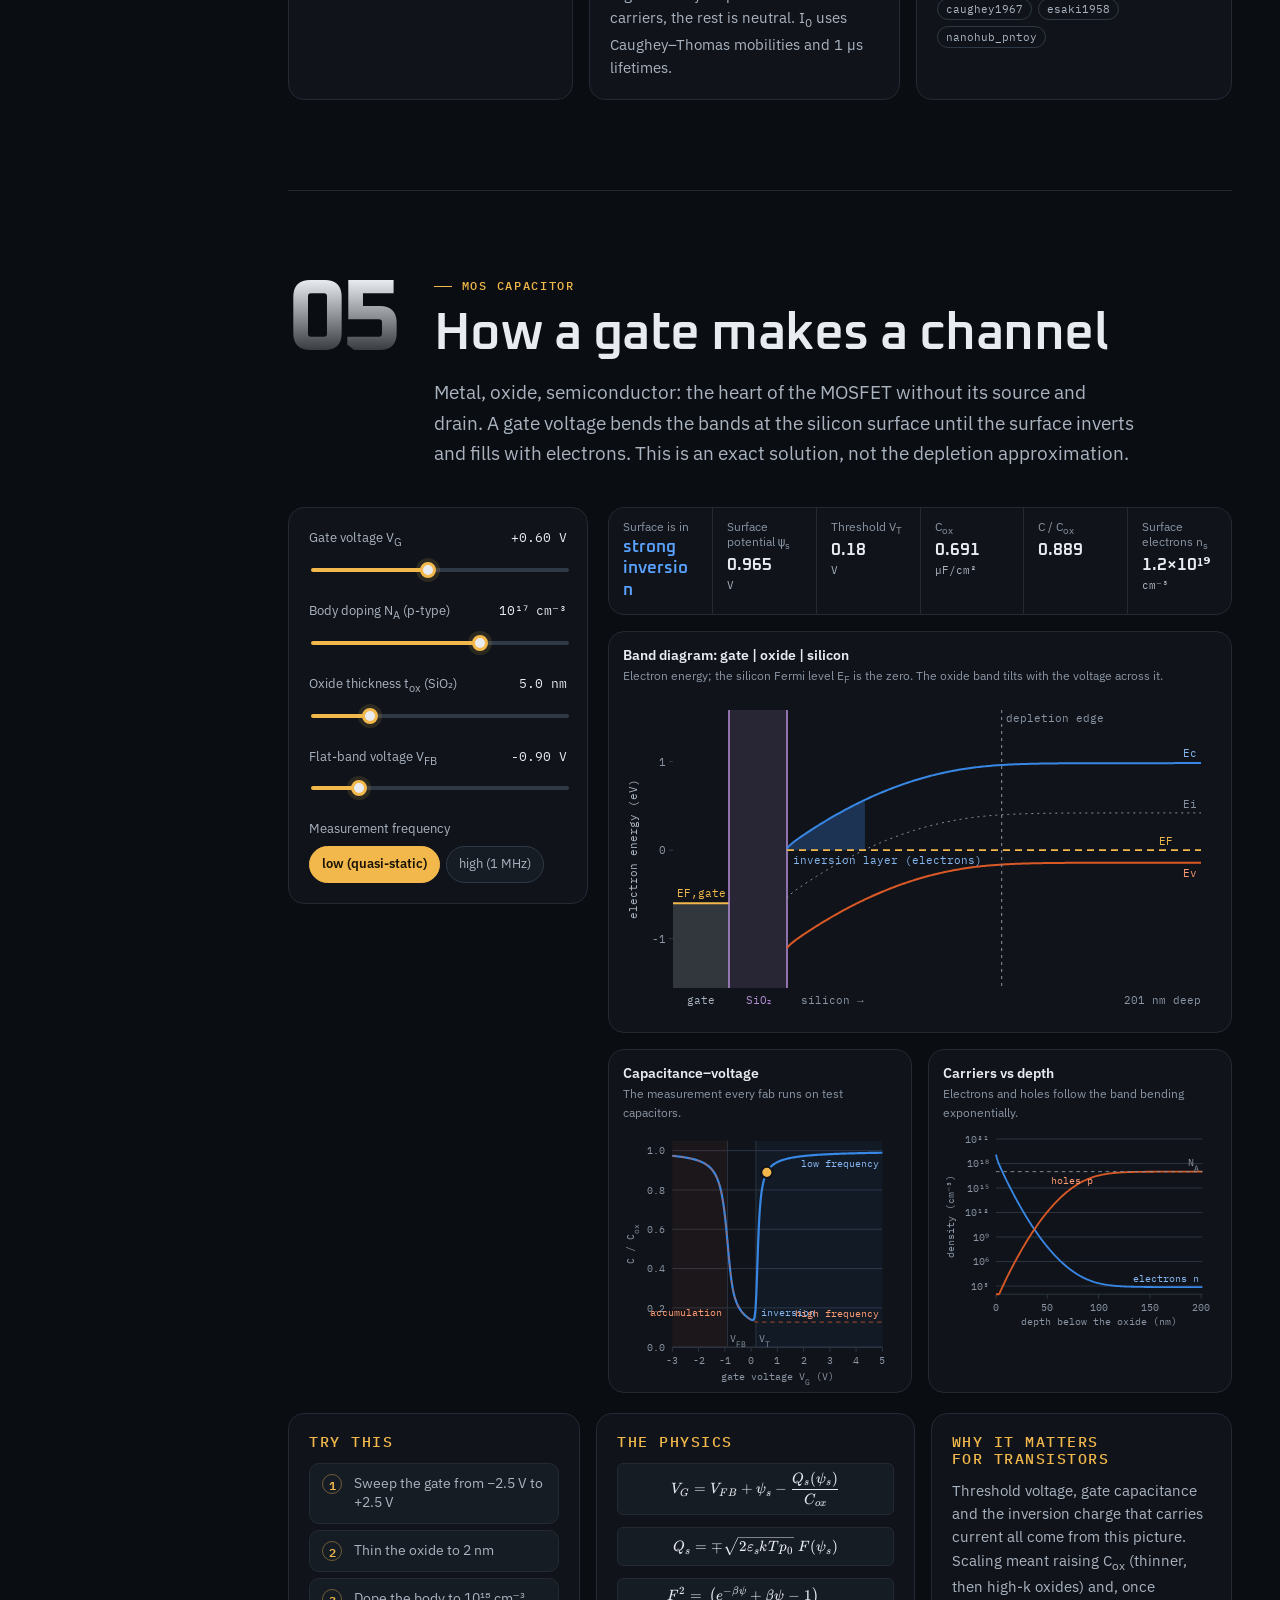
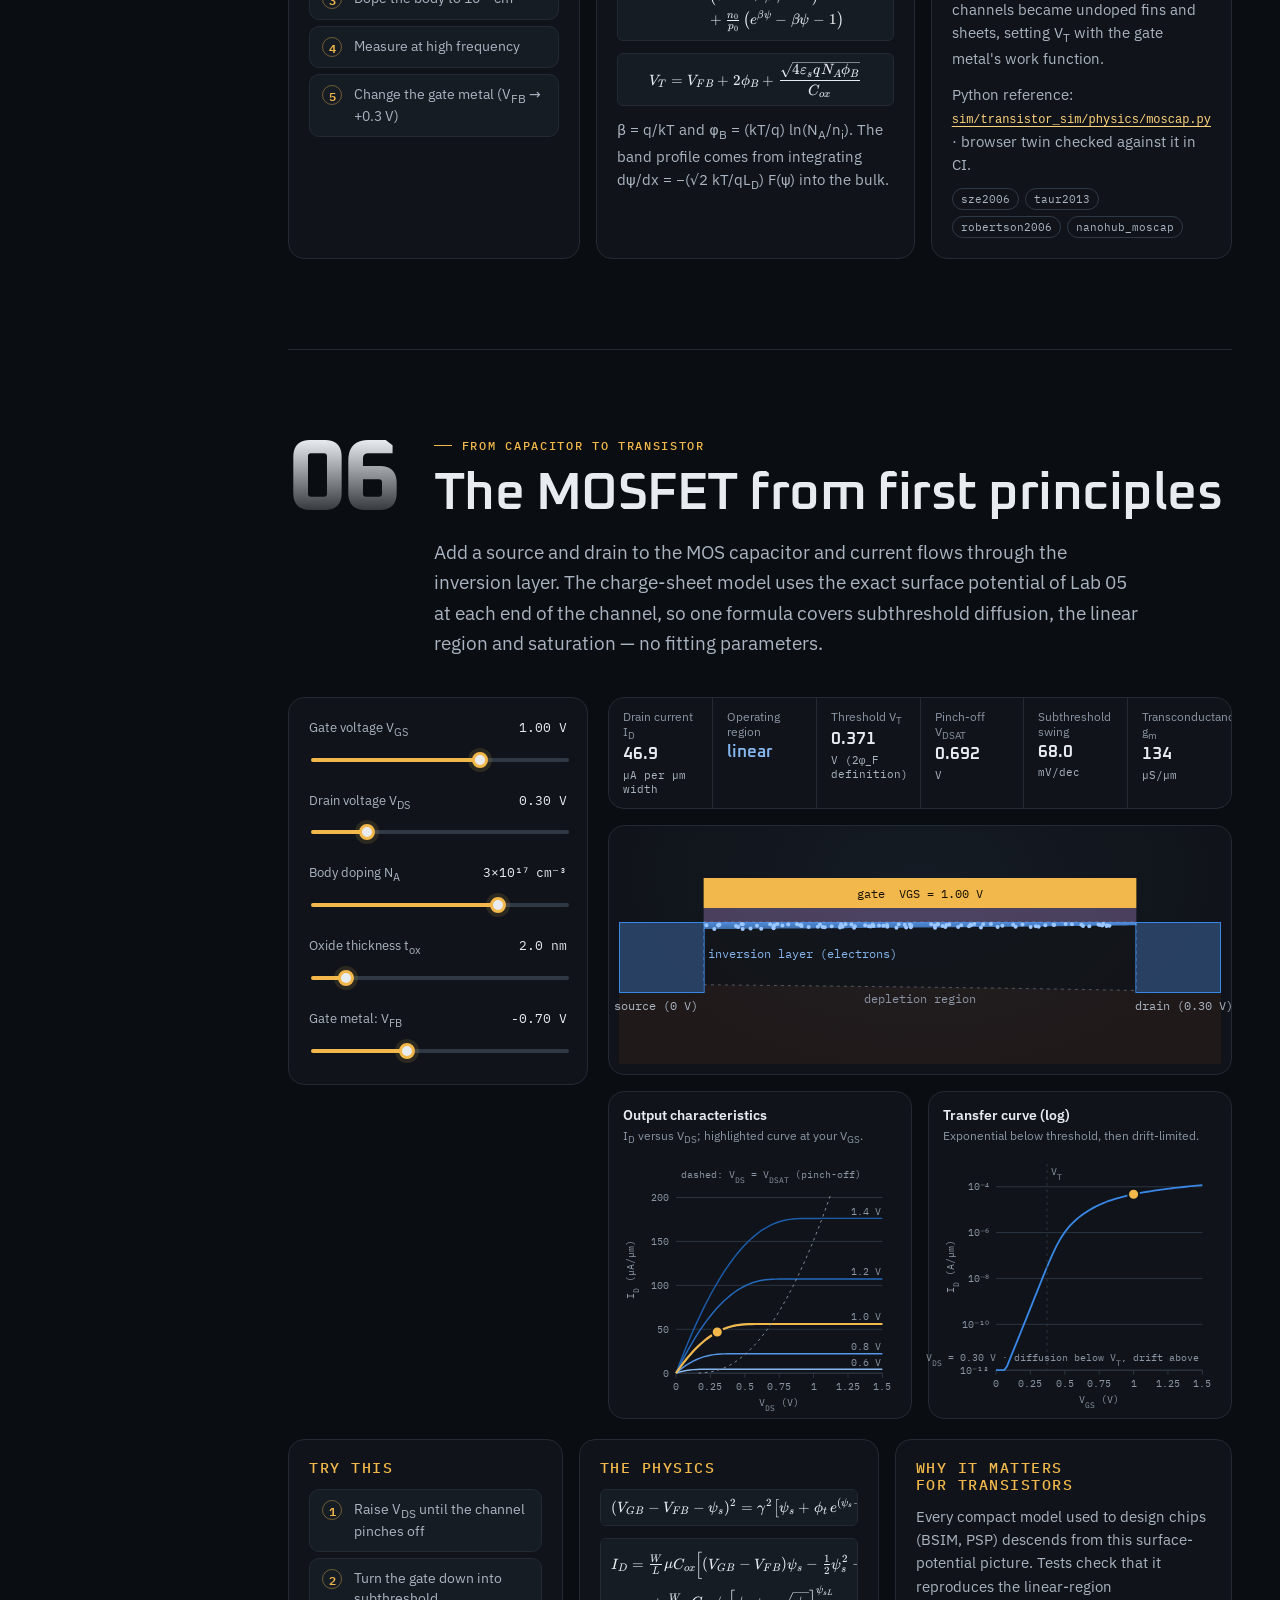
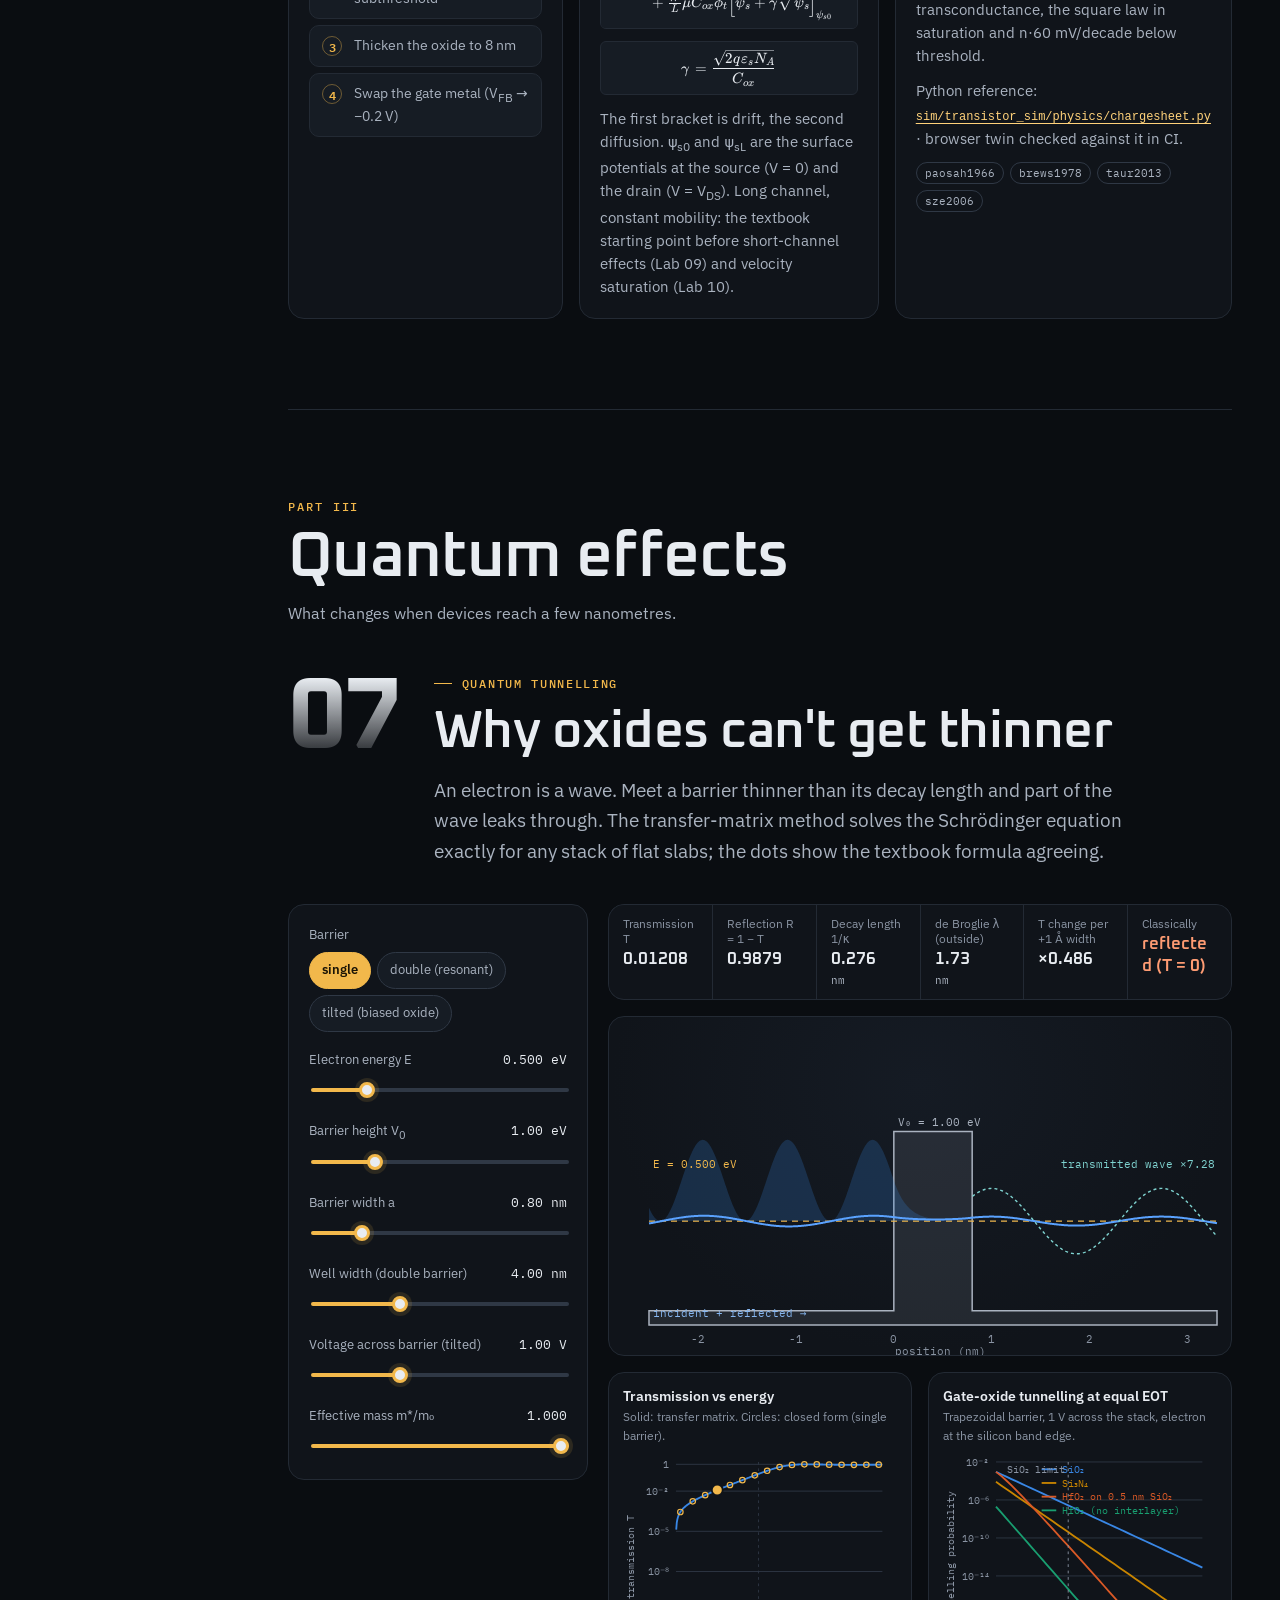
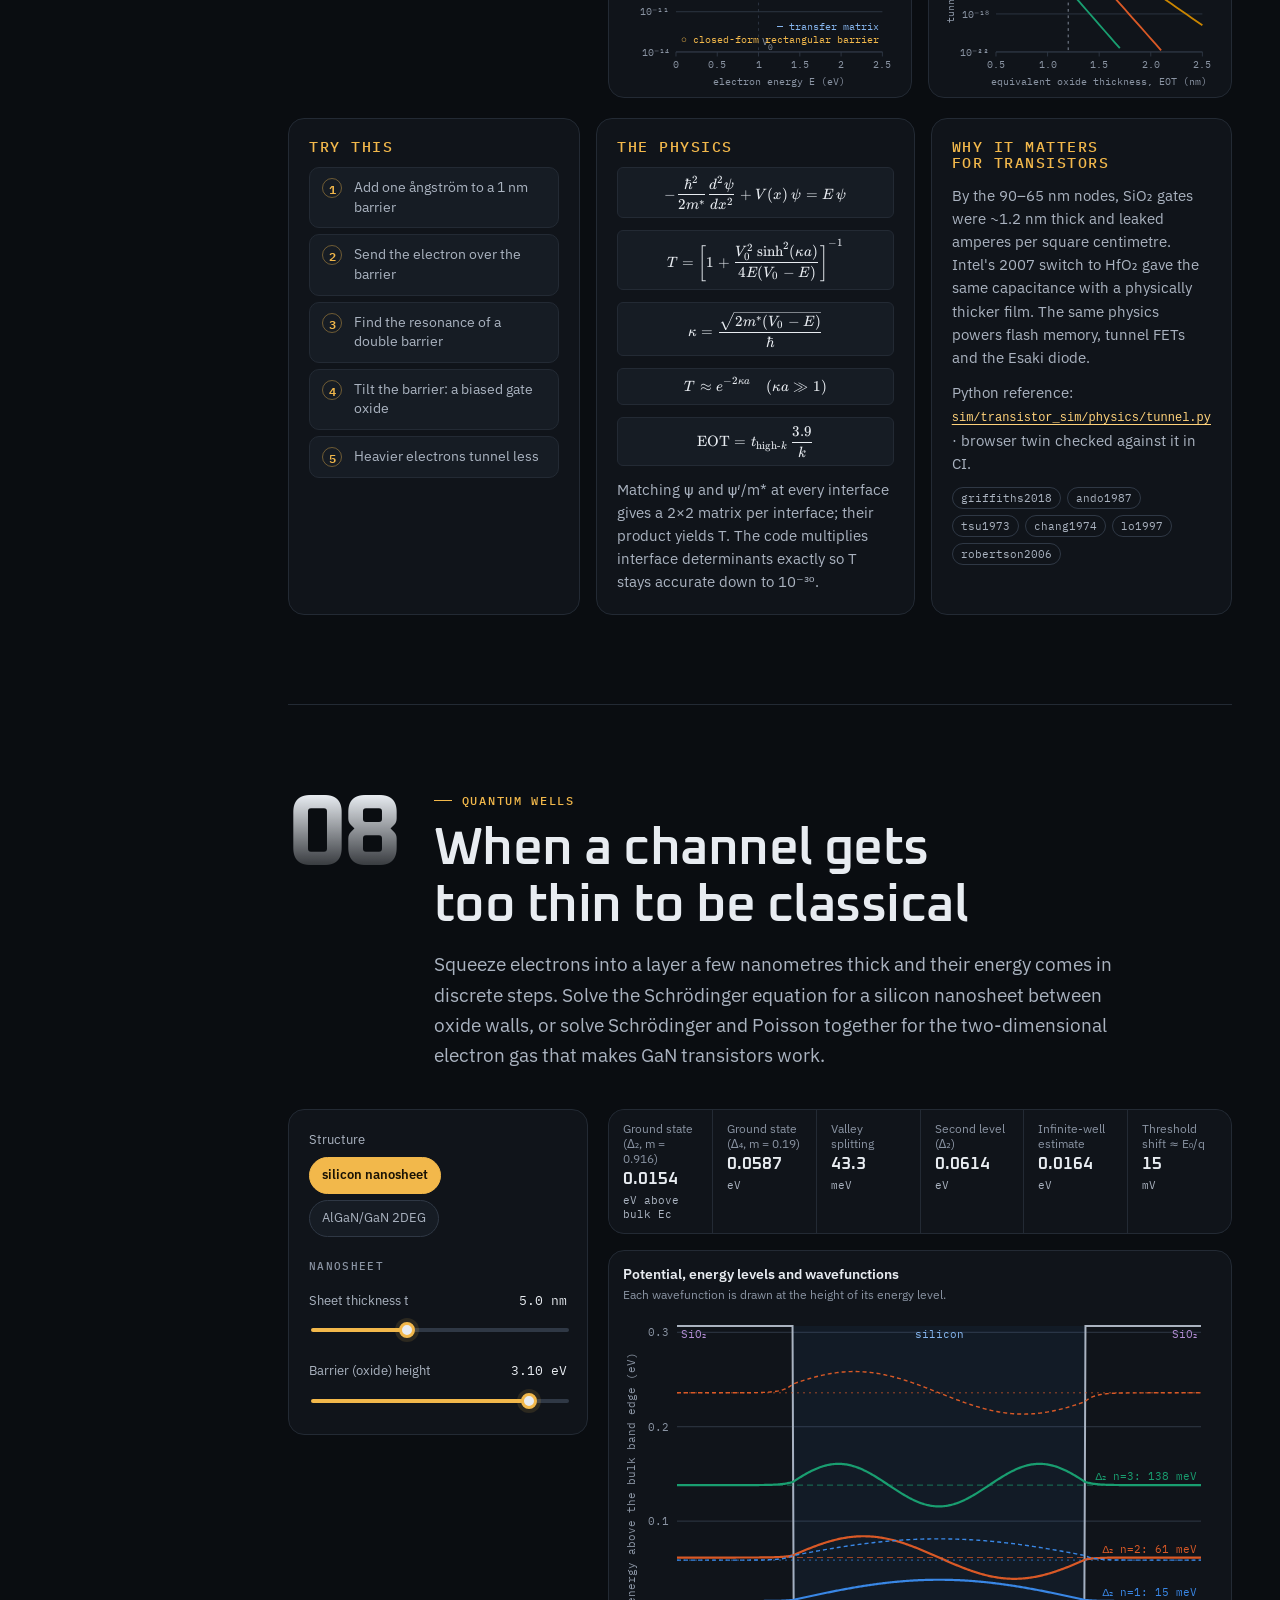
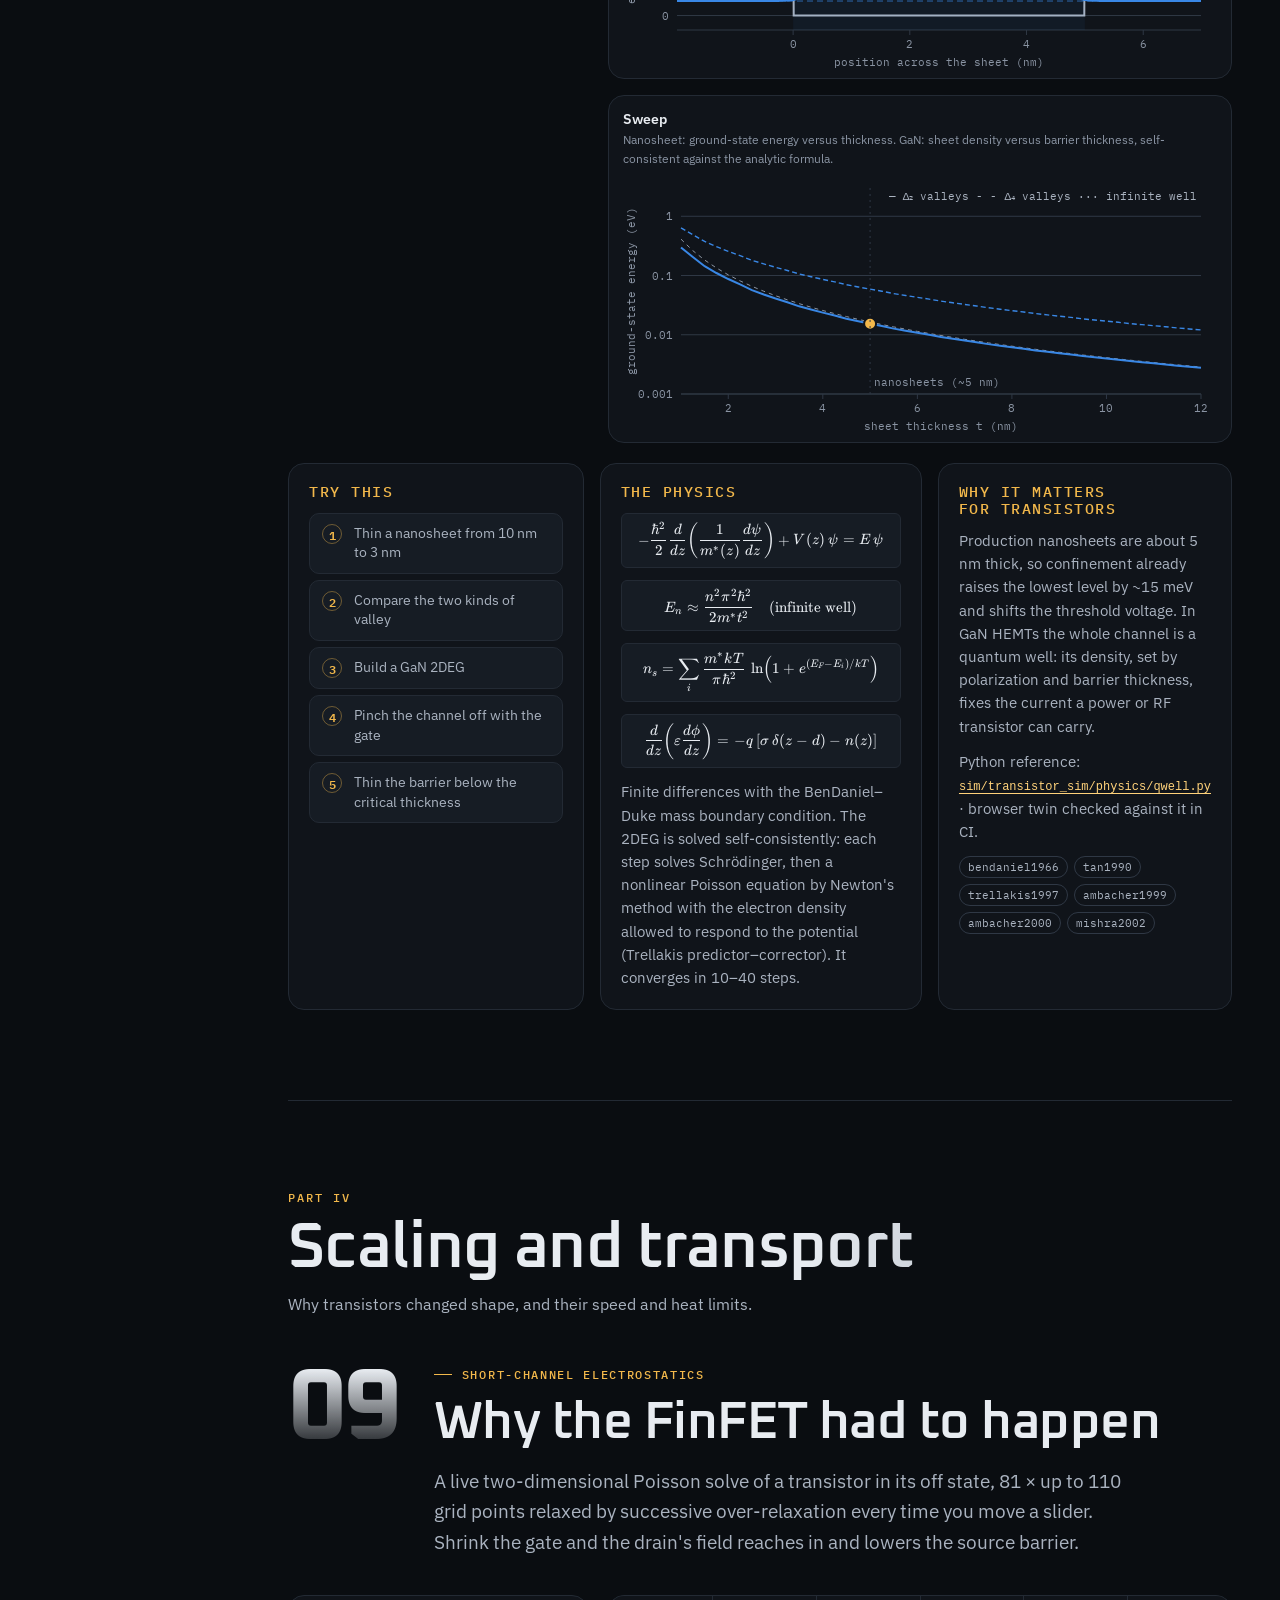
<file: site/physics.html>
<!doctype html>
<html lang="en">
<head>
<meta charset="utf-8">
<meta name="viewport" content="width=device-width, initial-scale=1, viewport-fit=cover">
<title>Physics Lab · Transistor Odyssey</title>
<meta name="description" content="Fifteen live, interactive simulations of the physics inside a transistor and a chip: crystal lattices, band structure, carriers, the pn junction, the MOS capacitor and MOSFET, quantum tunnelling and wells, 2D short-channel electrostatics, Monte Carlo transport, self-heating, lithography optics, the CMOS inverter, ballistic transport and interconnect.">
<meta property="og:title" content="Physics Lab — the physics inside the switch">
<meta property="og:description" content="Fifteen interactive semiconductor simulations, each mirrored in tested Python.">
<link rel="icon" href="assets/favicon.svg" type="image/svg+xml">
<link rel="stylesheet" href="css/fonts.css">
<link rel="stylesheet" href="vendor/katex/katex.min.css">
<link rel="stylesheet" href="css/style.css">
<link rel="stylesheet" href="css/physics.css">
<script type="importmap">{ "imports": { "three": "./vendor/three.module.min.js", "three/addons/OrbitControls.js": "./vendor/OrbitControls.js" } }</script>
<script defer src="vendor/katex/katex.min.js"></script>
<script>document.documentElement.classList.add('js')</script>
</head>
<body class="physics">

<div class="pl-progress" aria-hidden="true"><i></i></div>
<nav class="nav" aria-label="Main">
  <div class="wrap">
    <a class="brand" href="index.html" aria-label="Transistor Odyssey home">
      <svg viewBox="0 0 24 24" aria-hidden="true"><rect x="2" y="15" width="20" height="6" rx="1.5" fill="#4b596d"/><rect x="3" y="13" width="6" height="3" fill="#3f7fe0"/><rect x="15" y="13" width="6" height="3" fill="#3f7fe0"/><rect x="9" y="12.2" width="6" height="1.2" fill="#9a80dc"/><rect x="9" y="5" width="6" height="7.2" rx="1" fill="#f2b84b"/></svg>
      Transistor Odyssey
    </a>
    <span class="nav-crumb">/ Physics Lab</span>
    <div class="nav-links">
      <a href="index.html#timeline">Timeline</a>
      <a href="index.html#explorer">3D explorer</a>
      <a href="index.html#lab">Device lab</a>
      <a href="index.html#materials">Materials</a>
      <a href="devices.html">Device Atlas</a>
      <a class="active" href="physics.html">Physics Lab</a>
      <a href="circuits.html">Circuit Lab</a>
      <a href="process.html">Process Lab</a>
      <a href="analog.html">Analog &amp; RF</a>
    </div>
    <a class="nav-gh" href="https://github.com/Normansrule/transistor-odyssey" rel="noopener">
      <svg width="16" height="16" viewBox="0 0 16 16" aria-hidden="true"><path fill="currentColor" d="M8 0C3.58 0 0 3.58 0 8c0 3.54 2.29 6.53 5.47 7.59.4.07.55-.17.55-.38 0-.19-.01-.82-.01-1.49-2.01.37-2.53-.49-2.69-.94-.09-.23-.48-.94-.82-1.13-.28-.15-.68-.52-.01-.53.63-.01 1.08.58 1.23.82.72 1.21 1.87.87 2.33.66.07-.52.28-.87.51-1.07-1.78-.2-3.64-.89-3.64-3.95 0-.87.31-1.59.82-2.15-.08-.2-.36-1.02.08-2.12 0 0 .67-.21 2.2.82.64-.18 1.32-.27 2-.27.68 0 1.36.09 2 .27 1.53-1.04 2.2-.82 2.2-.82.44 1.1.16 1.92.08 2.12.51.56.82 1.27.82 2.15 0 3.07-1.87 3.75-3.65 3.95.29.25.54.73.54 1.48 0 1.07-.01 1.93-.01 2.2 0 .21.15.46.55.38A8.013 8.013 0 0016 8c0-4.42-3.58-8-8-8z"/></svg>
      Source
    </a>
  </div>
</nav>

<header class="hero pl-hero" id="top">
  <canvas id="plHero" aria-hidden="true"></canvas>
  <div class="wrap">
    <span class="eyebrow">Transistor Odyssey · Physics Lab</span>
    <h1>The physics <span class="sheen">inside the switch</span></h1>
    <p class="lead">Fifteen live simulations in six parts, from why a crystal has a band gap to how light prints a 28 nm pitch and why the wires now limit a chip. Every slider re-solves the real equations in your browser, and every model has a tested Python twin in the repository. Move your pointer over this panel to steer the electric field.</p>
    <div class="cta-row">
      <a class="btn primary" href="#crystal">Start at Part I</a>
      <a class="btn" href="#short">Jump to the 2D Poisson solver</a>
      <a class="btn" href="devices.html">See how each transistor works</a>
      <a class="btn" href="index.html">Back to the history</a>
    </div>
    <ol class="pl-map" aria-label="Labs on this page">
      <li><a href="#crystal"><b>01</b><span>The lattices behind the materials</span></a></li>
      <li><a href="#kp"><b>02</b><span>Where band gaps come from</span></a></li>
      <li><a href="#bands"><b>03</b><span>Where the electrons are</span></a></li>
      <li><a href="#pn"><b>04</b><span>The junction under every transistor</span></a></li>
      <li><a href="#mos"><b>05</b><span>How a gate makes a channel</span></a></li>
      <li><a href="#mosfet"><b>06</b><span>The MOSFET from first principles</span></a></li>
      <li><a href="#tunnel"><b>07</b><span>Why oxides can't get thinner</span></a></li>
      <li><a href="#qw"><b>08</b><span>When a channel gets too thin to be classical</span></a></li>
      <li><a href="#short"><b>09</b><span>Why the FinFET had to happen</span></a></li>
      <li><a href="#drift"><b>10</b><span>Why electrons have a speed limit</span></a></li>
      <li><a href="#heat"><b>11</b><span>Where the watts go</span></a></li>
      <li><a href="#litho"><b>12</b><span>How light prints a 28 nm pitch</span></a></li>
      <li><a href="#inverter"><b>13</b><span>From one transistor to a logic gate</span></a></li>
      <li><a href="#ballistic"><b>14</b><span>How fast can a transistor possibly be?</span></a></li>
      <li><a href="#wires"><b>15</b><span>Why the wires are now slower</span></a></li>
    </ol>
  </div>
</header>

<div class="pl-layout wrap">
  <nav class="pl-toc" aria-label="Labs">
    <p class="pl-toc-h">Physics Lab</p>
    <ol>
      <li class="pl-toc-part">Materials</li>
      <li><a href="#crystal"><span>01</span>Crystal structure</a></li>
      <li><a href="#kp"><span>02</span>Band structure</a></li>
      <li><a href="#bands"><span>03</span>Bands &amp; carriers</a></li>
      <li class="pl-toc-part">Junctions and gates</li>
      <li><a href="#pn"><span>04</span>pn junction</a></li>
      <li><a href="#mos"><span>05</span>MOS capacitor</a></li>
      <li><a href="#mosfet"><span>06</span>From capacitor to transistor</a></li>
      <li class="pl-toc-part">Quantum effects</li>
      <li><a href="#tunnel"><span>07</span>Quantum tunnelling</a></li>
      <li><a href="#qw"><span>08</span>Quantum wells</a></li>
      <li class="pl-toc-part">Scaling and transport</li>
      <li><a href="#short"><span>09</span>Short-channel electrostatics</a></li>
      <li><a href="#drift"><span>10</span>Hot-electron transport</a></li>
      <li><a href="#heat"><span>11</span>Self-heating</a></li>
      <li class="pl-toc-part">Manufacturing</li>
      <li><a href="#litho"><span>12</span>Lithography optics</a></li>
      <li class="pl-toc-part">Transistor to circuit</li>
      <li><a href="#inverter"><span>13</span>CMOS inverter</a></li>
      <li><a href="#ballistic"><span>14</span>Ballistic transport</a></li>
      <li><a href="#wires"><span>15</span>Interconnect</a></li>
      <li><a href="#pl-sources"><span>§</span>Sources</a></li>
    </ol>
  </nav>
  <main class="pl-main">

  <div class="pl-part" id="part-i"><span class="pl-part-n">Part I</span><h2>Materials</h2><p>What a semiconductor is: atoms, bands, carriers.</p></div>
  <section class="lab-sec" id="crystal" aria-labelledby="crystal-h">
    <header class="lab-head">
      <span class="lab-num" aria-hidden="true">01</span>
      <div>
        <span class="eyebrow">Crystal structure</span>
        <h2 id="crystal-h">The lattices behind the materials</h2>
        <p class="lead">The band gap, the mobility and the polarization that makes GaN transistors work all start with where the atoms sit. Drag to rotate, scroll to zoom, hover an atom.</p>
      </div>
    </header>
    <div class="lab-grid">
      <aside class="card panel lab-ctl" aria-label="Crystal structure controls"><div class="pl-extra"><div class="pl-btns"><button type="button" class="btn sm" data-view="iso">Isometric</button><button type="button" class="btn sm" data-view="top">Down the c-axis</button><button type="button" class="btn sm" data-view="side">Side</button></div><div class="legend pl-legend"></div><p class="pl-why small"></p></div></aside>
      <div class="lab-view">
      <div class="lab-tiles"></div>
      <div class="card stage pl-stage" data-role="crystal"><div class="stage-tip" hidden></div></div>
      </div>
    </div>
    <div class="lab-learn">
      <div class="card pl-card pl-try"><h3>Try this</h3><div class="lab-exp"></div></div>
      <div class="card pl-card pl-eqs"><h3>The physics</h3>
          <div class="eq" data-tex="d_{\text{bond}} = \frac{\sqrt{3}}{4}\,a \quad\text{(diamond and zincblende)}"></div>
          <div class="eq" data-tex="\theta = \arccos\!\left(-\tfrac{1}{3}\right) = 109.47^\circ"></div>
          <div class="eq" data-tex="d_{\text{bond}} \approx u\,c \quad\text{(wurtzite, } u \approx 0.377\text{)}"></div>
          <p class="small">Positions are generated in Python from the lattice constants and exported to the page; bonds are drawn between nearest neighbours.</p>
      </div>
      <div class="card pl-card pl-real"><h3>Why it matters for transistors</h3><p>Silicon, germanium and diamond share the diamond-cubic lattice; GaAs adds two species (zincblende); GaN and SiC stack hexagonal layers, which breaks the symmetry and creates built-in polarization; MoS₂ is a layered crystal that can be peeled to one molecule thick.</p>
        <p class="small">Python reference: <a href="https://github.com/Normansrule/transistor-odyssey/blob/main/sim/transistor_sim/physics/crystal.py" rel="noopener"><code>sim/transistor_sim/physics/crystal.py</code></a> · browser twin checked against it in CI.</p>
        <div class="refchips" data-refs="ioffe_nsm wilson1969 sze2006"></div>
      </div>
    </div>
  </section>
  <section class="lab-sec" id="kp" aria-labelledby="kp-h">
    <header class="lab-head">
      <span class="lab-num" aria-hidden="true">02</span>
      <div>
        <span class="eyebrow">Band structure</span>
        <h2 id="kp-h">Where band gaps come from</h2>
        <p class="lead">Put an electron in a perfectly periodic crystal and only certain energies can travel through it. The Kronig–Penney model solves this exactly for a row of square barriers: slide the barrier height and watch allowed bands and forbidden gaps form, and the electron's effective mass change.</p>
      </div>
    </header>
    <div class="lab-grid">
      <aside class="card panel lab-ctl" aria-label="Band structure controls"></aside>
      <div class="lab-view">
      <div class="lab-tiles"></div>
      <div class="card plot" data-role="kp"><h4>Crystal potential and allowed bands | E(k) dispersion</h4><p class="sub">Left: four unit cells with the allowed energy bands shaded. Right: the same bands as energy versus crystal momentum; the dashed curve is a free electron folded into the zone.</p></div>
      <div class="card plot" data-role="kpf"><h4>The Bloch condition f(E) = cos(kd)</h4><p class="sub">An energy is allowed only where f(E) lies between −1 and +1. Hover to read f(E).</p></div>
      </div>
    </div>
    <div class="lab-learn">
      <div class="card pl-card pl-try"><h3>Try this</h3><div class="lab-exp"></div></div>
      <div class="card pl-card pl-eqs"><h3>The physics</h3>
          <div class="eq" data-tex="\begin{aligned}\cos(kd) = {}&\cos(\alpha a)\cosh(\beta b) \\ &+ \frac{\beta^2-\alpha^2}{2\alpha\beta}\sin(\alpha a)\sinh(\beta b)\end{aligned}"></div>
          <div class="eq" data-tex="\alpha = \frac{\sqrt{2mE}}{\hbar}, \qquad \beta = \frac{\sqrt{2m(V_0-E)}}{\hbar}"></div>
          <div class="eq" data-tex="E_{gap} \approx 2|V_1|, \qquad V_1 = \frac{V_0}{\pi}\sin\frac{\pi b}{d}"></div>
          <div class="eq" data-tex="\frac{1}{m^*} = \frac{1}{\hbar^2}\frac{d^2E}{dk^2}"></div>
          <p class="small">For E > V₀, β becomes imaginary and cosh, sinh turn into cos, sin. The effective mass is read from the curvature of band 1 at its bottom; a test checks it equals the free mass when V₀ → 0.</p>
      </div>
      <div class="card pl-card pl-real"><h3>Why it matters for transistors</h3><p>Band gaps, effective masses and the difference between metals, semiconductors and insulators all come from this picture. Real crystals are three-dimensional and need methods like tight-binding or density-functional theory, but every one of them reduces to Bloch's theorem as shown here.</p>
        <p class="small">Python reference: <a href="https://github.com/Normansrule/transistor-odyssey/blob/main/sim/transistor_sim/physics/bandstructure.py" rel="noopener"><code>sim/transistor_sim/physics/bandstructure.py</code></a> · browser twin checked against it in CI.</p>
        <div class="refchips" data-refs="kronig1931 ashcroft1976 sze2006"></div>
      </div>
    </div>
  </section>
  <section class="lab-sec" id="bands" aria-labelledby="bands-h">
    <header class="lab-head">
      <span class="lab-num" aria-hidden="true">03</span>
      <div>
        <span class="eyebrow">Bands &amp; carriers</span>
        <h2 id="bands-h">Where the electrons are</h2>
        <p class="lead">A semiconductor's electrons live in energy bands separated by a forbidden gap. Temperature kicks a few across the gap; dopants add many more. Change the material, heat it, dope it, and watch the Fermi level and the carriers respond.</p>
      </div>
    </header>
    <div class="lab-grid">
      <aside class="card panel lab-ctl" aria-label="Bands &amp; carriers controls"></aside>
      <div class="lab-view">
      <div class="lab-tiles"></div>
      <div class="card pl-canvas" data-role="bands" style="--h:380px"><canvas aria-label="Energy band diagram with thermally excited electrons and holes"></canvas></div>
      <p class="pl-warn" hidden>The Fermi level is within 3kT of a band edge: the material is <b>degenerate</b>. Boltzmann statistics, and this model, are no longer accurate.</p>
      <div class="card plot" data-role="ni"><h4>Intrinsic density vs temperature, all six materials</h4><p class="sub">Once n<sub>i</sub> passes the doping line, the material stops behaving as doped. Hover to compare.</p></div>
      </div>
    </div>
    <div class="lab-learn">
      <div class="card pl-card pl-try"><h3>Try this</h3><div class="lab-exp"></div></div>
      <div class="card pl-card pl-eqs"><h3>The physics</h3>
          <div class="eq" data-tex="E_g(T) = E_{g0} - \frac{\alpha T^2}{T+\beta}"></div>
          <div class="eq" data-tex="n_i = \sqrt{N_c N_v}\; e^{-E_g/2kT}"></div>
          <div class="eq" data-tex="n = \tfrac{N_D - N_A}{2} + \sqrt{\left(\tfrac{N_D - N_A}{2}\right)^2 + n_i^2}, \quad p = \frac{n_i^2}{n}"></div>
          <div class="eq" data-tex="E_F - E_i = kT\ln\frac{n}{n_i}"></div>
          <p class="small">Varshni's empirical fit for the gap; effective densities of states N<sub>c</sub>, N<sub>v</sub> scale as T<sup>3/2</sup>; every dopant is assumed ionized.</p>
      </div>
      <div class="card pl-card pl-real"><h3>Why it matters for transistors</h3><p>The whole transistor rests on n ≫ n<sub>i</sub>: dopants, not heat, must decide where the carriers are. That is why silicon chips throttle near 100–125 °C, why SiC and GaN run power converters at 200 °C and above, and why diamond is studied for extreme environments.</p>
        <p class="small">Python reference: <a href="https://github.com/Normansrule/transistor-odyssey/blob/main/sim/transistor_sim/physics/carriers.py" rel="noopener"><code>sim/transistor_sim/physics/carriers.py</code></a> · browser twin checked against it in CI.</p>
        <div class="refchips" data-refs="varshni1967 ioffe_nsm sze2006 altermatt2003 vurgaftman2001"></div>
      </div>
    </div>
  </section>
  <div class="pl-part" id="part-ii"><span class="pl-part-n">Part II</span><h2>Junctions and gates</h2><p>The building blocks of every transistor.</p></div>
  <section class="lab-sec" id="pn" aria-labelledby="pn-h">
    <header class="lab-head">
      <span class="lab-num" aria-hidden="true">04</span>
      <div>
        <span class="eyebrow">pn junction</span>
        <h2 id="pn-h">The junction under every transistor</h2>
        <p class="lead">Put p-type and n-type silicon together and carriers diffuse across, leaving behind a depletion region of fixed ions with a strong built-in field. Every source and drain is a pn junction; so is every solar cell and LED.</p>
      </div>
    </header>
    <div class="lab-grid">
      <aside class="card panel lab-ctl" aria-label="pn junction controls"></aside>
      <div class="lab-view">
      <div class="lab-tiles"></div>
      <div class="card pl-canvas" data-role="device" style="--h:230px"><canvas aria-label="Animated pn junction with ions in the depletion region and mobile carriers outside it"></canvas></div>
      <p class="pl-warn" hidden></p>
      <div class="plots">
        <div class="card plot" data-role="stack"><h4>Charge → field → bands</h4><p class="sub">Poisson's equation, integrated twice. Hover for values.</p></div>
        <div class="card plot" data-role="iv"><h4>Current–voltage (100 µm × 100 µm diode)</h4><p class="sub">Ideal Shockley diode, log scale.</p></div>
      </div>
      </div>
    </div>
    <div class="lab-learn">
      <div class="card pl-card pl-try"><h3>Try this</h3><div class="lab-exp"></div></div>
      <div class="card pl-card pl-eqs"><h3>The physics</h3>
          <div class="eq" data-tex="V_{bi} = \frac{kT}{q}\ln\frac{N_A N_D}{n_i^2}"></div>
          <div class="eq" data-tex="W = \sqrt{\frac{2\varepsilon_s\,(V_{bi}-V)}{q}\left(\frac{1}{N_A}+\frac{1}{N_D}\right)}"></div>
          <div class="eq" data-tex="N_A x_p = N_D x_n, \qquad E_{max} = \frac{q N_D x_n}{\varepsilon_s}"></div>
          <div class="eq" data-tex="I = I_0\left(e^{qV/kT} - 1\right)"></div>
          <p class="small">Depletion approximation: the junction region is fully emptied of mobile carriers, the rest is neutral. I<sub>0</sub> uses Caughey–Thomas mobilities and 1 µs lifetimes.</p>
      </div>
      <div class="card pl-card pl-real"><h3>Why it matters for transistors</h3><p>In a MOSFET the source and drain junctions must stay reverse-biased and leak as little as possible; their depletion regions are what the drain uses to reach under the gate in short channels (Lab 09). In power devices the same equations set breakdown voltage.</p>
        <p class="small">Python reference: <a href="https://github.com/Normansrule/transistor-odyssey/blob/main/sim/transistor_sim/physics/junction.py" rel="noopener"><code>sim/transistor_sim/physics/junction.py</code></a> · browser twin checked against it in CI.</p>
        <div class="refchips" data-refs="shockley1949 sze2006 caughey1967 esaki1958 nanohub_pntoy"></div>
      </div>
    </div>
  </section>
  <section class="lab-sec" id="mos" aria-labelledby="mos-h">
    <header class="lab-head">
      <span class="lab-num" aria-hidden="true">05</span>
      <div>
        <span class="eyebrow">MOS capacitor</span>
        <h2 id="mos-h">How a gate makes a channel</h2>
        <p class="lead">Metal, oxide, semiconductor: the heart of the MOSFET without its source and drain. A gate voltage bends the bands at the silicon surface until the surface inverts and fills with electrons. This is an exact solution, not the depletion approximation.</p>
      </div>
    </header>
    <div class="lab-grid">
      <aside class="card panel lab-ctl" aria-label="MOS capacitor controls"></aside>
      <div class="lab-view">
      <div class="lab-tiles"></div>
      <div class="card plot" data-role="band"><h4>Band diagram: gate | oxide | silicon</h4><p class="sub">Electron energy; the silicon Fermi level E<sub>F</sub> is the zero. The oxide band tilts with the voltage across it.</p></div>
      <div class="plots">
        <div class="card plot" data-role="cv"><h4>Capacitance–voltage</h4><p class="sub">The measurement every fab runs on test capacitors.</p></div>
        <div class="card plot" data-role="dens"><h4>Carriers vs depth</h4><p class="sub">Electrons and holes follow the band bending exponentially.</p></div>
      </div>
      </div>
    </div>
    <div class="lab-learn">
      <div class="card pl-card pl-try"><h3>Try this</h3><div class="lab-exp"></div></div>
      <div class="card pl-card pl-eqs"><h3>The physics</h3>
          <div class="eq" data-tex="V_G = V_{FB} + \psi_s - \frac{Q_s(\psi_s)}{C_{ox}}"></div>
          <div class="eq" data-tex="Q_s = \mp\sqrt{2\varepsilon_s kT p_0}\;F(\psi_s)"></div>
          <div class="eq" data-tex="\begin{aligned} F^2 = {}&\left(e^{-\beta\psi}+\beta\psi-1\right) \\ &+ \tfrac{n_0}{p_0}\left(e^{\beta\psi}-\beta\psi-1\right) \end{aligned}"></div>
          <div class="eq" data-tex="V_T = V_{FB} + 2\phi_B + \frac{\sqrt{4\varepsilon_s q N_A \phi_B}}{C_{ox}}"></div>
          <p class="small">β = q/kT and φ<sub>B</sub> = (kT/q) ln(N<sub>A</sub>/n<sub>i</sub>). The band profile comes from integrating dψ/dx = −(√2 kT/qL<sub>D</sub>) F(ψ) into the bulk.</p>
      </div>
      <div class="card pl-card pl-real"><h3>Why it matters for transistors</h3><p>Threshold voltage, gate capacitance and the inversion charge that carries current all come from this picture. Scaling meant raising C<sub>ox</sub> (thinner, then high-k oxides) and, once channels became undoped fins and sheets, setting V<sub>T</sub> with the gate metal's work function.</p>
        <p class="small">Python reference: <a href="https://github.com/Normansrule/transistor-odyssey/blob/main/sim/transistor_sim/physics/moscap.py" rel="noopener"><code>sim/transistor_sim/physics/moscap.py</code></a> · browser twin checked against it in CI.</p>
        <div class="refchips" data-refs="sze2006 taur2013 robertson2006 nanohub_moscap"></div>
      </div>
    </div>
  </section>
  <section class="lab-sec" id="mosfet" aria-labelledby="mosfet-h">
    <header class="lab-head">
      <span class="lab-num" aria-hidden="true">06</span>
      <div>
        <span class="eyebrow">From capacitor to transistor</span>
        <h2 id="mosfet-h">The MOSFET from first principles</h2>
        <p class="lead">Add a source and drain to the MOS capacitor and current flows through the inversion layer. The charge-sheet model uses the exact surface potential of Lab 05 at each end of the channel, so one formula covers subthreshold diffusion, the linear region and saturation — no fitting parameters.</p>
      </div>
    </header>
    <div class="lab-grid">
      <aside class="card panel lab-ctl" aria-label="From capacitor to transistor controls"></aside>
      <div class="lab-view">
      <div class="lab-tiles"></div>
      <div class="card pl-canvas" data-role="channel" style="--h:250px"><canvas aria-label="Animated MOSFET channel showing the inversion layer thinning toward the drain"></canvas></div>
      <div class="plots">
        <div class="card plot" data-role="out"><h4>Output characteristics</h4><p class="sub">I<sub>D</sub> versus V<sub>DS</sub>; highlighted curve at your V<sub>GS</sub>.</p></div>
        <div class="card plot" data-role="tr"><h4>Transfer curve (log)</h4><p class="sub">Exponential below threshold, then drift-limited.</p></div>
      </div>
      </div>
    </div>
    <div class="lab-learn">
      <div class="card pl-card pl-try"><h3>Try this</h3><div class="lab-exp"></div></div>
      <div class="card pl-card pl-eqs"><h3>The physics</h3>
          <div class="eq" data-tex="(V_{GB}-V_{FB}-\psi_s)^2 = \gamma^2\big[\psi_s + \phi_t\,e^{(\psi_s-2\phi_F-V)/\phi_t}\big]"></div>
          <div class="eq" data-tex="\begin{aligned} I_D = {}&\tfrac{W}{L}\mu C_{ox}\Big[(V_{GB}-V_{FB})\psi_s - \tfrac12\psi_s^2 - \tfrac23\gamma\psi_s^{3/2}\Big]_{\psi_{s0}}^{\psi_{sL}} \\ &+ \tfrac{W}{L}\mu C_{ox}\phi_t\Big[\psi_s + \gamma\sqrt{\psi_s}\Big]_{\psi_{s0}}^{\psi_{sL}} \end{aligned}"></div>
          <div class="eq" data-tex="\gamma = \frac{\sqrt{2q\varepsilon_s N_A}}{C_{ox}}"></div>
          <p class="small">The first bracket is drift, the second diffusion. ψ<sub>s0</sub> and ψ<sub>sL</sub> are the surface potentials at the source (V = 0) and the drain (V = V<sub>DS</sub>). Long channel, constant mobility: the textbook starting point before short-channel effects (Lab 09) and velocity saturation (Lab 10).</p>
      </div>
      <div class="card pl-card pl-real"><h3>Why it matters for transistors</h3><p>Every compact model used to design chips (BSIM, PSP) descends from this surface-potential picture. Tests check that it reproduces the linear-region transconductance, the square law in saturation and n·60 mV/decade below threshold.</p>
        <p class="small">Python reference: <a href="https://github.com/Normansrule/transistor-odyssey/blob/main/sim/transistor_sim/physics/chargesheet.py" rel="noopener"><code>sim/transistor_sim/physics/chargesheet.py</code></a> · browser twin checked against it in CI.</p>
        <div class="refchips" data-refs="paosah1966 brews1978 taur2013 sze2006"></div>
      </div>
    </div>
  </section>
  <div class="pl-part" id="part-iii"><span class="pl-part-n">Part III</span><h2>Quantum effects</h2><p>What changes when devices reach a few nanometres.</p></div>
  <section class="lab-sec" id="tunnel" aria-labelledby="tunnel-h">
    <header class="lab-head">
      <span class="lab-num" aria-hidden="true">07</span>
      <div>
        <span class="eyebrow">Quantum tunnelling</span>
        <h2 id="tunnel-h">Why oxides can't get thinner</h2>
        <p class="lead">An electron is a wave. Meet a barrier thinner than its decay length and part of the wave leaks through. The transfer-matrix method solves the Schrödinger equation exactly for any stack of flat slabs; the dots show the textbook formula agreeing.</p>
      </div>
    </header>
    <div class="lab-grid">
      <aside class="card panel lab-ctl" aria-label="Quantum tunnelling controls"></aside>
      <div class="lab-view">
      <div class="lab-tiles"></div>
      <div class="card pl-canvas" data-role="wave" style="--h:340px"><canvas aria-label="Animated electron wavefunction meeting a potential barrier"></canvas></div>
      <div class="plots">
        <div class="card plot" data-role="te"><h4>Transmission vs energy</h4><p class="sub">Solid: transfer matrix. Circles: closed form (single barrier).</p></div>
        <div class="card plot" data-role="leak"><h4>Gate-oxide tunnelling at equal EOT</h4><p class="sub">Trapezoidal barrier, 1 V across the stack, electron at the silicon band edge.</p></div>
      </div>
      </div>
    </div>
    <div class="lab-learn">
      <div class="card pl-card pl-try"><h3>Try this</h3><div class="lab-exp"></div></div>
      <div class="card pl-card pl-eqs"><h3>The physics</h3>
          <div class="eq" data-tex="-\frac{\hbar^2}{2m^*}\frac{d^2\psi}{dx^2} + V(x)\,\psi = E\,\psi"></div>
          <div class="eq" data-tex="T = \left[1 + \frac{V_0^2\sinh^2(\kappa a)}{4E(V_0-E)}\right]^{-1}"></div>
          <div class="eq" data-tex="\kappa = \frac{\sqrt{2m^*(V_0-E)}}{\hbar}"></div>
          <div class="eq" data-tex="T \approx e^{-2\kappa a}\quad(\kappa a \gg 1)"></div>
          <div class="eq" data-tex="\mathrm{EOT} = t_{\text{high-}k}\,\frac{3.9}{k}"></div>
          <p class="small">Matching ψ and ψ′/m* at every interface gives a 2×2 matrix per interface; their product yields T. The code multiplies interface determinants exactly so T stays accurate down to 10⁻³⁰.</p>
      </div>
      <div class="card pl-card pl-real"><h3>Why it matters for transistors</h3><p>By the 90–65 nm nodes, SiO₂ gates were ~1.2 nm thick and leaked amperes per square centimetre. Intel's 2007 switch to HfO₂ gave the same capacitance with a physically thicker film. The same physics powers flash memory, tunnel FETs and the Esaki diode.</p>
        <p class="small">Python reference: <a href="https://github.com/Normansrule/transistor-odyssey/blob/main/sim/transistor_sim/physics/tunnel.py" rel="noopener"><code>sim/transistor_sim/physics/tunnel.py</code></a> · browser twin checked against it in CI.</p>
        <div class="refchips" data-refs="griffiths2018 ando1987 tsu1973 chang1974 lo1997 robertson2006"></div>
      </div>
    </div>
  </section>
  <section class="lab-sec" id="qw" aria-labelledby="qw-h">
    <header class="lab-head">
      <span class="lab-num" aria-hidden="true">08</span>
      <div>
        <span class="eyebrow">Quantum wells</span>
        <h2 id="qw-h">When a channel gets too thin to be classical</h2>
        <p class="lead">Squeeze electrons into a layer a few nanometres thick and their energy comes in discrete steps. Solve the Schrödinger equation for a silicon nanosheet between oxide walls, or solve Schrödinger and Poisson together for the two-dimensional electron gas that makes GaN transistors work.</p>
      </div>
    </header>
    <div class="lab-grid">
      <aside class="card panel lab-ctl" aria-label="Quantum wells controls"></aside>
      <div class="lab-view">
      <div class="lab-tiles"></div>
      <div class="card plot" data-role="qw"><h4>Potential, energy levels and wavefunctions</h4><p class="sub">Each wavefunction is drawn at the height of its energy level.</p></div>
      <div class="card plot" data-role="qw2"><h4>Sweep</h4><p class="sub">Nanosheet: ground-state energy versus thickness. GaN: sheet density versus barrier thickness, self-consistent against the analytic formula.</p></div>
      </div>
    </div>
    <div class="lab-learn">
      <div class="card pl-card pl-try"><h3>Try this</h3><div class="lab-exp"></div></div>
      <div class="card pl-card pl-eqs"><h3>The physics</h3>
          <div class="eq" data-tex="-\frac{\hbar^2}{2}\frac{d}{dz}\!\left(\frac{1}{m^*(z)}\frac{d\psi}{dz}\right) + V(z)\,\psi = E\,\psi"></div>
          <div class="eq" data-tex="E_n \approx \frac{n^2\pi^2\hbar^2}{2m^* t^2}\quad(\text{infinite well})"></div>
          <div class="eq" data-tex="n_s = \sum_i \frac{m^* kT}{\pi\hbar^2}\,\ln\!\left(1+e^{(E_F-E_i)/kT}\right)"></div>
          <div class="eq" data-tex="\frac{d}{dz}\!\left(\varepsilon\frac{d\phi}{dz}\right) = -q\left[\sigma\,\delta(z-d) - n(z)\right]"></div>
          <p class="small">Finite differences with the BenDaniel–Duke mass boundary condition. The 2DEG is solved self-consistently: each step solves Schrödinger, then a nonlinear Poisson equation by Newton's method with the electron density allowed to respond to the potential (Trellakis predictor–corrector). It converges in 10–40 steps.</p>
      </div>
      <div class="card pl-card pl-real"><h3>Why it matters for transistors</h3><p>Production nanosheets are about 5 nm thick, so confinement already raises the lowest level by ~15 meV and shifts the threshold voltage. In GaN HEMTs the whole channel is a quantum well: its density, set by polarization and barrier thickness, fixes the current a power or RF transistor can carry.</p>
        <p class="small">Python reference: <a href="https://github.com/Normansrule/transistor-odyssey/blob/main/sim/transistor_sim/physics/qwell.py" rel="noopener"><code>sim/transistor_sim/physics/qwell.py</code></a> · browser twin checked against it in CI.</p>
        <div class="refchips" data-refs="bendaniel1966 tan1990 trellakis1997 ambacher1999 ambacher2000 mishra2002"></div>
      </div>
    </div>
  </section>
  <div class="pl-part" id="part-iv"><span class="pl-part-n">Part IV</span><h2>Scaling and transport</h2><p>Why transistors changed shape, and their speed and heat limits.</p></div>
  <section class="lab-sec" id="short" aria-labelledby="short-h">
    <header class="lab-head">
      <span class="lab-num" aria-hidden="true">09</span>
      <div>
        <span class="eyebrow">Short-channel electrostatics</span>
        <h2 id="short-h">Why the FinFET had to happen</h2>
        <p class="lead">A live two-dimensional Poisson solve of a transistor in its off state, 81 × up to 110 grid points relaxed by successive over-relaxation every time you move a slider. Shrink the gate and the drain's field reaches in and lowers the source barrier.</p>
      </div>
    </header>
    <div class="lab-grid">
      <aside class="card panel lab-ctl" aria-label="Short-channel electrostatics controls"></aside>
      <div class="lab-view">
      <div class="lab-tiles"></div>
      <div class="card pl-canvas" data-role="heat" style="--h:360px"><canvas aria-label="Electrostatic potential heat map of a MOSFET cross-section with equipotential lines"></canvas></div>
      <div class="plots">
        <div class="card plot" data-role="ec"><h4>Conduction band along the leakiest path</h4><p class="sub">The barrier electrons must climb to leave the source.</p></div>
        <div class="card plot" data-role="sweep"><h4>DIBL vs gate length</h4><p class="sub">Swept in a background worker for your body and oxide thickness.</p></div>
      </div>
      </div>
    </div>
    <div class="lab-learn">
      <div class="card pl-card pl-try"><h3>Try this</h3><div class="lab-exp"></div></div>
      <div class="card pl-card pl-eqs"><h3>The physics</h3>
          <div class="eq" data-tex="\nabla\cdot\left(\varepsilon\,\nabla\psi\right) = q N_A \quad\text{(depleted body)}"></div>
          <div class="eq" data-tex="\lambda = \sqrt{\frac{\varepsilon_{Si}\,t_{Si}\,t_{ox}}{N\,\varepsilon_{ox}}}, \quad N = 1 \text{ or } 2"></div>
          <div class="eq" data-tex="\mathrm{DIBL} = -\frac{\Delta E_b / q}{\Delta V_{DS}}"></div>
          <div class="eq" data-tex="SS = \frac{dV_{GS}}{d\log_{10} I_D} \;\geq\; \frac{kT}{q}\ln 10"></div>
          <p class="small">N = 1 for a single gate, 2 for a double gate; the ideal swing is ≈ 60 mV/dec at 300 K. The gate, source and drain are fixed-potential boundaries; oxide side walls carry no flux. Off-current is estimated from the barrier along each horizontal path, I ∝ Σ exp(−E<sub>b</sub>/kT).</p>
      </div>
      <div class="card pl-card pl-real"><h3>Why it matters for transistors</h3><p>The rule of thumb L ≳ 5–6 λ is the reason gate geometry changed. Planar bulk ran out of λ near 20 nm; fins (two or three sides), then nanosheets (four sides) and thinner bodies each cut λ so gates could keep shrinking.</p>
        <p class="small">Python reference: <a href="https://github.com/Normansrule/transistor-odyssey/blob/main/sim/transistor_sim/physics/poisson2d.py" rel="noopener"><code>sim/transistor_sim/physics/poisson2d.py</code></a> · browser twin checked against it in CI.</p>
        <div class="refchips" data-refs="yan1992 frank1998 selberherr1984 taur2013 frank2001"></div>
      </div>
    </div>
  </section>
  <section class="lab-sec" id="drift" aria-labelledby="drift-h">
    <header class="lab-head">
      <span class="lab-num" aria-hidden="true">10</span>
      <div>
        <span class="eyebrow">Hot-electron transport</span>
        <h2 id="drift-h">Why electrons have a speed limit</h2>
        <p class="lead">Five hundred electrons in a silicon crystal, each flying freely under the field and then scattering off lattice vibrations. This is ensemble Monte Carlo, the method behind industrial device simulators, running live. Every flash is a collision.</p>
      </div>
    </header>
    <div class="lab-grid">
      <aside class="card panel lab-ctl" aria-label="Hot-electron transport controls"><div class="pl-btns"><button type="button" class="btn sm" data-act="pause" aria-pressed="false">Pause</button><button type="button" class="btn sm" data-act="reset">Reset</button></div></aside>
      <div class="lab-view">
      <div class="lab-tiles"></div>
      <div class="card pl-canvas" data-role="gas" style="--h:360px"><canvas aria-label="Monte Carlo simulation of electrons drifting and scattering in silicon"></canvas></div>
      <div class="plots">
        <div class="card plot" data-role="vf"><h4>Velocity vs field</h4><p class="sub">Your steady-state runs against the measured curve.</p></div>
        <div class="card plot" data-role="trace"><h4>Mean velocity over time</h4><p class="sub">Step the field to see velocity overshoot.</p></div>
      </div>
      </div>
    </div>
    <div class="lab-learn">
      <div class="card pl-card pl-try"><h3>Try this</h3><div class="lab-exp"></div></div>
      <div class="card pl-card pl-eqs"><h3>The physics</h3>
          <div class="eq" data-tex="\hbar\,\frac{d\mathbf{k}}{dt} = -q\mathbf{F}"></div>
          <div class="eq" data-tex="E(1+\alpha E) = \frac{\hbar^2 k^2}{2m^*}"></div>
          <div class="eq" data-tex="\begin{aligned} \Gamma_{ac} &\propto T\sqrt{E} \\ \Gamma_{abs} &\propto N_{op}\sqrt{E+\hbar\omega} \\ \Gamma_{em} &\propto (N_{op}+1)\sqrt{E-\hbar\omega} \end{aligned}"></div>
          <div class="eq" data-tex="\mu = \frac{q\langle\tau\rangle}{m^*}, \quad v = \mu F \to v_{sat}"></div>
          <p class="small">Single isotropic valley, m* = 0.26 m<sub>0</sub>, ħω = 63 meV, α = 0.5 eV⁻¹. Two coupling constants are calibrated to silicon's measured µ ≈ 1400 cm²/V·s and v<sub>sat</sub> ≈ 10⁷ cm/s.</p>
      </div>
      <div class="card pl-card pl-real"><h3>Why it matters for transistors</h3><p>In a 2 nm-class transistor the channel field is well past 10⁴ V/cm, so electrons run near saturation velocity. Drive current then depends on v<sub>sat</sub> and on how far electrons get before they scatter, which is why strain, SiGe and III–V channels were pursued.</p>
        <p class="small">Python reference: <a href="https://github.com/Normansrule/transistor-odyssey/blob/main/sim/transistor_sim/physics/montecarlo.py" rel="noopener"><code>sim/transistor_sim/physics/montecarlo.py</code></a> · browser twin checked against it in CI.</p>
        <div class="refchips" data-refs="jacoboni1983 canali1975 lundstrom2000 caughey1967 lundstrom2017"></div>
      </div>
    </div>
  </section>
  <section class="lab-sec" id="heat" aria-labelledby="heat-h">
    <header class="lab-head">
      <span class="lab-num" aria-hidden="true">11</span>
      <div>
        <span class="eyebrow">Self-heating</span>
        <h2 id="heat-h">Where the watts go</h2>
        <p class="lead">A GaN power amplifier dissipates several watts per millimetre of gate in a strip about a micrometre wide. This lab solves the 2D heat equation under that hot spot and shows how much the substrate beneath it — sapphire, silicon, SiC or diamond — decides how hot the transistor runs.</p>
      </div>
    </header>
    <div class="lab-grid">
      <aside class="card panel lab-ctl" aria-label="Self-heating controls"></aside>
      <div class="lab-view">
      <div class="lab-tiles"></div>
      <p class="pl-warn" hidden>Channel above ~175 °C: GaN reliability drops quickly, and real thermal conductivity falls with temperature, so the true peak would be higher still.</p>
      <div class="plots">
        <div class="card pl-canvas" data-role="heatwide" style="--h:260px"><canvas aria-label="Temperature map of the whole cross-section"></canvas></div>
        <div class="card pl-canvas" data-role="heatzoom" style="--h:260px"><canvas aria-label="Temperature map zoomed on the gate"></canvas></div>
      </div>
      <div class="plots">
        <div class="card plot" data-role="heatprof"><h4>Surface temperature</h4><p class="sub">Temperature rise along the top surface, log distance from the gate.</p></div>
        <div class="card plot" data-role="heatbar"><h4>Same device, four substrates</h4><p class="sub">Peak temperature rise at your power, heater and boundary settings.</p></div>
      </div>
      </div>
    </div>
    <div class="lab-learn">
      <div class="card pl-card pl-try"><h3>Try this</h3><div class="lab-exp"></div></div>
      <div class="card pl-card pl-eqs"><h3>The physics</h3>
          <div class="eq" data-tex="\nabla\cdot\left(k\,\nabla T\right) = 0, \qquad -k\frac{\partial T}{\partial y}\Big|_{\text{top}} = \frac{P'}{w}\ \ \text{under the gate}"></div>
          <div class="eq" data-tex="\Delta T_{1D} = q''\sum_i \frac{t_i}{k_i} + q''\,R_{TBR}"></div>
          <div class="eq" data-tex="R_{th} = \frac{\Delta T_{peak}}{P'}\quad[\text{K·mm/W}]"></div>
          <p class="small">Finite volumes on a grid graded from 1/8 of the heater width up to tens of micrometres; the heat-sink face is fixed at 300 K. The block-tridiagonal system is solved directly. A test checks the exact 1D limit, boundary resistance included.</p>
      </div>
      <div class="card pl-card pl-real"><h3>Why it matters for transistors</h3><p>Output power in RF GaN is limited by temperature long before voltage or current run out. That is why GaN is grown on SiC, why GaN-on-diamond is under development, and why chip designers spread fingers apart. The same heat-spreading physics now dominates 3D-stacked logic and AI accelerators.</p>
        <p class="small">Python reference: <a href="https://github.com/Normansrule/transistor-odyssey/blob/main/sim/transistor_sim/physics/thermal.py" rel="noopener"><code>sim/transistor_sim/physics/thermal.py</code></a> · browser twin checked against it in CI.</p>
        <div class="refchips" data-refs="felbinger2007 gan_diamond_tbr gan_diamond_tbr2021 mishra2002"></div>
      </div>
    </div>
  </section>
  <div class="pl-part" id="part-v"><span class="pl-part-n">Part V</span><h2>Manufacturing</h2><p>How the pattern gets onto the wafer.</p></div>
  <section class="lab-sec" id="litho" aria-labelledby="litho-h">
    <header class="lab-head">
      <span class="lab-num" aria-hidden="true">12</span>
      <div>
        <span class="eyebrow">Lithography optics</span>
        <h2 id="litho-h">How light prints a 28 nm pitch</h2>
        <p class="lead">The mask diffracts light into orders; the lens can only catch the ones inside its pupil. Change the wavelength, the numerical aperture, the pitch and the shape of the light source, and see which orders get through, what image reaches the resist, and what actually prints.</p>
      </div>
    </header>
    <div class="lab-grid">
      <aside class="card panel lab-ctl" aria-label="Lithography optics controls"></aside>
      <div class="lab-view">
      <div class="lab-tiles"></div>
      <div class="plots">
        <div class="card pl-canvas" data-role="pupil" style="--h:250px"><canvas aria-label="Lens pupil with the mask's diffraction orders and source shape"></canvas></div>
        <div class="card pl-canvas" data-role="wafer" style="--h:250px"><canvas aria-label="Aerial image and developed resist pattern"></canvas></div>
      </div>
      <div class="plots">
        <div class="card plot" data-role="aerial"><h4>Aerial image</h4><p class="sub">Light intensity on the wafer across two pitches.</p></div>
        <div class="card plot" data-role="pitchcurve"><h4>Contrast versus pitch</h4><p class="sub">Coherent, conventional and dipole illumination for this scanner.</p></div>
      </div>
      </div>
    </div>
    <div class="lab-learn">
      <div class="card pl-card pl-try"><h3>Try this</h3><div class="lab-exp"></div></div>
      <div class="card pl-card pl-eqs"><h3>The physics</h3>
          <div class="eq" data-tex="f_n = \frac{n}{p}, \qquad \text{captured if } \left|f_n + f_s\right| \le \frac{NA}{\lambda}"></div>
          <div class="eq" data-tex="I(x) = \sum_{s} w_s \left|\sum_n c_n\,P(f_n+f_s)\,e^{2\pi i f_n x}\right|^2"></div>
          <div class="eq" data-tex="p_{min} = \frac{\lambda}{NA}\ \text{(coherent)}, \qquad p_{min} = \frac{\lambda}{2NA}\ \Rightarrow\ k_1 = 0.25"></div>
          <div class="eq" data-tex="c_0 = \text{duty}, \qquad c_n = \frac{\sin(\pi n\,\text{duty})}{\pi n}"></div>
          <p class="small">Abbe's method: each source point images the mask coherently and the intensities add. Defocus adds a phase πλz(f² − f<sub>s</sub>²) to each order. Tests check the λ/NA coherent cut-off and that nothing prints below λ/2NA.</p>
      </div>
      <div class="card pl-card pl-real"><h3>Why it matters for transistors</h3><p>Every transistor on a chip is defined by an image like this one. The whole history of shrinking — shorter wavelengths, immersion (NA above 1), off-axis illumination, EUV and High-NA EUV — is a fight to get the first diffraction order through the lens.</p>
        <p class="small">Python reference: <a href="https://github.com/Normansrule/transistor-odyssey/blob/main/sim/transistor_sim/physics/litho.py" rel="noopener"><code>sim/transistor_sim/physics/litho.py</code></a> · browser twin checked against it in CI.</p>
        <div class="refchips" data-refs="hopkins1953 mack2007 levinson2019 bakshi2018 asml_euv"></div>
      </div>
    </div>
  </section>
  <div class="pl-part" id="part-vi"><span class="pl-part-n">Part VI</span><h2>From transistor to circuit</h2><p>What one switch means for a chip: logic, the speed limit and the wires.</p></div>
  <section class="lab-sec" id="inverter" aria-labelledby="inverter-h">
    <header class="lab-head">
      <span class="lab-num" aria-hidden="true">13</span>
      <div>
        <span class="eyebrow">CMOS inverter</span>
        <h2 id="inverter-h">From one transistor to a logic gate</h2>
        <p class="lead">Put an nFET and a pFET in series between the supply and ground, tie their gates together, and you have the inverter: the circuit behind every logic gate and every SRAM cell. This lab builds it from the same compact transistor model as the history page, then measures what a chip designer cares about: where it switches, how much noise it tolerates, how fast it is and how much energy each switch costs.</p>
      </div>
    </header>
    <div class="lab-grid">
      <aside class="card panel lab-ctl" aria-label="CMOS inverter controls"></aside>
      <div class="lab-view">
      <div class="lab-tiles"></div>
      <div class="card pl-canvas" data-role="invanim" style="--h:300px"><canvas aria-label="Animated inverter schematic with charge flowing into and out of the load capacitor, and an oscilloscope trace"></canvas></div>
      <div class="plots">
        <div class="card plot" data-role="vtc"><h4>Voltage transfer curve</h4><p class="sub">Output versus input, noise margins shaded. Dashed: the same curve mirrored, as two inverters in a loop form an SRAM cell ("butterfly").</p></div>
        <div class="card plot" data-role="eras"><h4>Speed and energy across generations</h4><p class="sub">Each era at its own supply, fan-out of four; the open ring is your current settings.</p></div>
      </div>
      </div>
    </div>
    <div class="lab-learn">
      <div class="card pl-card pl-try"><h3>Try this</h3><div class="lab-exp"></div></div>
      <div class="card pl-card pl-eqs"><h3>The physics</h3>
          <div class="eq" data-tex="I_n(V_{in},V_{out}) = \beta\, I_p(V_{DD}-V_{in},\,V_{DD}-V_{out})"></div>
          <div class="eq" data-tex="NM_L = V_{IL}-V_{OL},\qquad NM_H = V_{OH}-V_{IH}\quad\left(\tfrac{dV_{out}}{dV_{in}}=-1\right)"></div>
          <div class="eq" data-tex="t_{pHL} = C_L\int_{V_{DD}/2}^{V_{DD}}\frac{dV}{I_n(V_{DD},V)-\beta I_p(0,V_{DD}-V)}"></div>
          <div class="eq" data-tex="E = C_L V_{DD}^2 \ \text{per cycle},\qquad f_{ring} = \frac{1}{2N t_p}"></div>
          <p class="small">The load is a fan-out of identical inverters (gate capacitance C<sub>ox</sub>·L per µm of width) plus 0.6 fF/µm of contacts and local wire. Delays are for an ideal input step; real fan-out-of-4 delays are longer because inputs ramp. Tests check V<sub>M</sub> = V<sub>DD</sub>/2 for matched devices, E ∝ V<sub>DD</sub>², and the constant-current limit of the delay.</p>
      </div>
      <div class="card pl-card pl-real"><h3>Why it matters for transistors</h3><p>Every scaling generation was ultimately judged by this circuit: shorter gate delay, lower energy per switch, more gain to restore noisy signals. Drain-induced barrier lowering softens the transfer curve, which is part of why FinFETs were needed, and the energy C·V² is why supply voltage stopped falling only when the threshold voltage could not follow it.</p>
        <p class="small">Python reference: <a href="https://github.com/Normansrule/transistor-odyssey/blob/main/sim/transistor_sim/physics/inverter.py" rel="noopener"><code>sim/transistor_sim/physics/inverter.py</code></a> · browser twin checked against it in CI.</p>
        <div class="refchips" data-refs="rabaey2003 sakurai1990 taur2013"></div>
      </div>
    </div>
  </section>
  <section class="lab-sec" id="ballistic" aria-labelledby="ballistic-h">
    <header class="lab-head">
      <span class="lab-num" aria-hidden="true">14</span>
      <div>
        <span class="eyebrow">Ballistic transport</span>
        <h2 id="ballistic-h">How fast can a transistor possibly be?</h2>
        <p class="lead">In a 20 nm channel an electron may cross without scattering at all. The top-of-barrier model treats the transistor as a source that injects electrons over a barrier at their thermal velocity, a drain that injects some back, and a channel that reflects a fraction of them. It gives the absolute upper limit on current, and shows how close real silicon, InGaAs, germanium and MoS₂ devices get to it.</p>
      </div>
    </header>
    <div class="lab-grid">
      <aside class="card panel lab-ctl" aria-label="Ballistic transistor controls"></aside>
      <div class="lab-view">
      <div class="lab-tiles"></div>
      <div class="card pl-canvas" data-role="balanim" style="--h:300px"><canvas aria-label="Animated electrons crossing the top of the barrier, some backscattered"></canvas></div>
      <div class="plots">
        <div class="card plot" data-role="baliv"><h4>Output characteristics</h4><p class="sub">With scattering (solid) and in the ballistic limit (dashed).</p></div>
        <div class="card plot" data-role="ball"><h4>How ballistic is it?</h4><p class="sub">Current as a fraction of the ballistic limit versus channel length, at your gate and drain voltages, each material at its own mobility.</p></div>
      </div>
      </div>
    </div>
    <div class="lab-learn">
      <div class="card pl-card pl-try"><h3>Try this</h3><div class="lab-exp"></div></div>
      <div class="card pl-card pl-eqs"><h3>The physics</h3>
          <div class="eq" data-tex="I/W = q\,v_T\,\frac{N_{2D}}{2}\,\mathcal{T}\left[\mathcal{F}_{1/2}(\eta_S)-\mathcal{F}_{1/2}(\eta_S-qV_D/kT)\right]"></div>
          <div class="eq" data-tex="n_s = \frac{N_{2D}}{2}\left[(2-\mathcal{T})\,\mathcal{F}_0(\eta_S)+\mathcal{T}\,\mathcal{F}_0(\eta_D)\right],\quad N_{2D}=\frac{g_v m^* kT}{\pi\hbar^2}"></div>
          <div class="eq" data-tex="v_T=\sqrt{\frac{2kT}{\pi m^*}},\qquad \mathcal{T}=\frac{\lambda}{\lambda+\ell},\quad \lambda = \frac{2(kT/q)\,\mu}{v_T}"></div>
          <div class="eq" data-tex="E_{top} = \alpha_G\,q(V_{T0}-V_G)-\alpha_D\,qV_D+\frac{q^2 n_s}{C_\Sigma}"></div>
          <p class="small">η<sub>S</sub> = (E<sub>F</sub> − E<sub>top</sub>)/kT is solved self-consistently with the gate electrostatics by bisection; ℓ is the "kT layer" just past the top of the barrier. Intrinsic device only: no series resistance. Tests check v<sub>T</sub> ≈ 1.2×10⁷ cm/s for silicon, I = q n<sub>s</sub> v<sub>T</sub> in the nondegenerate ballistic limit and saturation within a few kT/q.</p>
      </div>
      <div class="card pl-card pl-real"><h3>Why it matters for transistors</h3><p>Mobility stops being the whole story below about 50 nm: what matters is how fast electrons are injected at the top of the barrier and how few scatter back in the first few nanometres. That is why strain still helps (lighter mass, higher v<sub>T</sub>), why III-V channels looked promising but ran into the density-of-states bottleneck, and why source resistance, not the channel, now limits drive current.</p>
        <p class="small">Python reference: <a href="https://github.com/Normansrule/transistor-odyssey/blob/main/sim/transistor_sim/physics/ballistic.py" rel="noopener"><code>sim/transistor_sim/physics/ballistic.py</code></a> · browser twin checked against it in CI.</p>
        <div class="refchips" data-refs="natori1994 lundstrom1997 rahman2003 lundstrom2017"></div>
      </div>
    </div>
  </section>
  <section class="lab-sec" id="wires" aria-labelledby="wires-h">
    <header class="lab-head">
      <span class="lab-num" aria-hidden="true">15</span>
      <div>
        <span class="eyebrow">Interconnect</span>
        <h2 id="wires-h">Why the wires are now slower than the transistors</h2>
        <p class="lead">A chip has tens of kilometres of copper wiring in up to twenty layers. As the lowest lines shrink below copper&#39;s 40 nm electron mean free path, electrons scatter off surfaces and grain boundaries and the barrier around each line eats into the copper. This lab computes the resistance, capacitance and delay of a line and shows why chipmakers are turning to ruthenium, cobalt and tungsten.</p>
      </div>
    </header>
    <div class="lab-grid">
      <aside class="card panel lab-ctl" aria-label="Interconnect controls"></aside>
      <div class="lab-view">
      <div class="lab-tiles"></div>
      <div class="card pl-canvas" data-role="wireanim" style="--h:300px"><canvas aria-label="Wire cross-section with grains and electrons, and a voltage step diffusing along the wire"></canvas></div>
      <div class="plots">
        <div class="card plot" data-role="rho"><h4>Line resistance versus width</h4><p class="sub">Four metals with size effects; copper carries its barrier (set in the panel), the others a 0.3 nm adhesion layer.</p></div>
        <div class="card plot" data-role="delay"><h4>Delay versus length</h4><p class="sub">Unbuffered wire, optimally repeated wire, and one gate delay.</p></div>
      </div>
      </div>
    </div>
    <div class="lab-learn">
      <div class="card pl-card pl-try"><h3>Try this</h3><div class="lab-exp"></div></div>
      <div class="card pl-card pl-eqs"><h3>The physics</h3>
          <div class="eq" data-tex="\rho = \rho_{MS}(D) + \rho_0\,\tfrac{3}{8}\,C(1-p)\,\lambda\left(\tfrac{1}{w}+\tfrac{1}{h}\right)"></div>
          <div class="eq" data-tex="\frac{\rho_0}{\rho_{MS}} = 1-\tfrac{3}{2}a+3a^2-3a^3\ln\!\left(1+\tfrac{1}{a}\right),\quad a=\frac{\lambda}{D}\frac{R}{1-R}"></div>
          <div class="eq" data-tex="\frac{\partial V}{\partial t} = \frac{1}{rc}\frac{\partial^2 V}{\partial x^2},\qquad t_{50} = 0.69\,R_d(cL+C_L)+0.38\,rcL^2+0.69\,rLC_L"></div>
          <p class="small">Surface scattering in the wire form of Fuchs–Sondheimer (p = 0, C = 1.2) plus Mayadas–Shatzkes grain-boundary scattering (R = 0.4, grains as large as the line is narrow), with bulk mean free paths from Gall (2016). The animation solves the RC diffusion equation by Crank–Nicolson; a test checks it against the exact erfc solution.</p>
      </div>
      <div class="card pl-card pl-real"><h3>Why it matters for transistors</h3><p>Since the 130 nm node, wire delay and wire energy have grown while transistor delay shrank. Low-k dielectrics, air gaps, thinner barriers, backside power delivery and new metals are all attempts to win back the RC product. The transistor is no longer the slowest part of a chip; the wires that connect them are.</p>
        <p class="small">Python reference: <a href="https://github.com/Normansrule/transistor-odyssey/blob/main/sim/transistor_sim/physics/interconnect.py" rel="noopener"><code>sim/transistor_sim/physics/interconnect.py</code></a> · browser twin checked against it in CI.</p>
        <div class="refchips" data-refs="sondheimer1952 mayadas1970 gall2016 elmore1948 rabaey2003"></div>
      </div>
    </div>
  </section>
  <section class="lab-sec" id="pl-sources" aria-labelledby="src-h">
    <header class="lab-head"><span class="lab-num" aria-hidden="true">§</span><div><span class="eyebrow">Sources</span><h2 id="src-h">Where the equations come from</h2>
    <p class="lead">Textbooks, the original papers and the measured data the models are calibrated against. The full bibliography is in <a href="https://github.com/Normansrule/transistor-odyssey/blob/main/REFERENCES.md">REFERENCES.md</a>; Chapter 19 of the docs walks through each lab.</p></div></header>
    <ol class="card pl-refs" id="plRefs"></ol>
  </section>

  </main>
</div>

<footer class="foot">
  <div class="wrap">
    <p>Transistor Odyssey · Physics Lab. Code MIT, text and figures CC BY 4.0. Models are teaching-grade: each one is validated against a closed form or a measurement, but none replaces TCAD.</p>
    <p><a href="index.html">← Back to the transistor history</a></p>
  </div>
</footer>

<script type="module" src="js/physlab/main.js"></script>
</body>
</html>
</file>
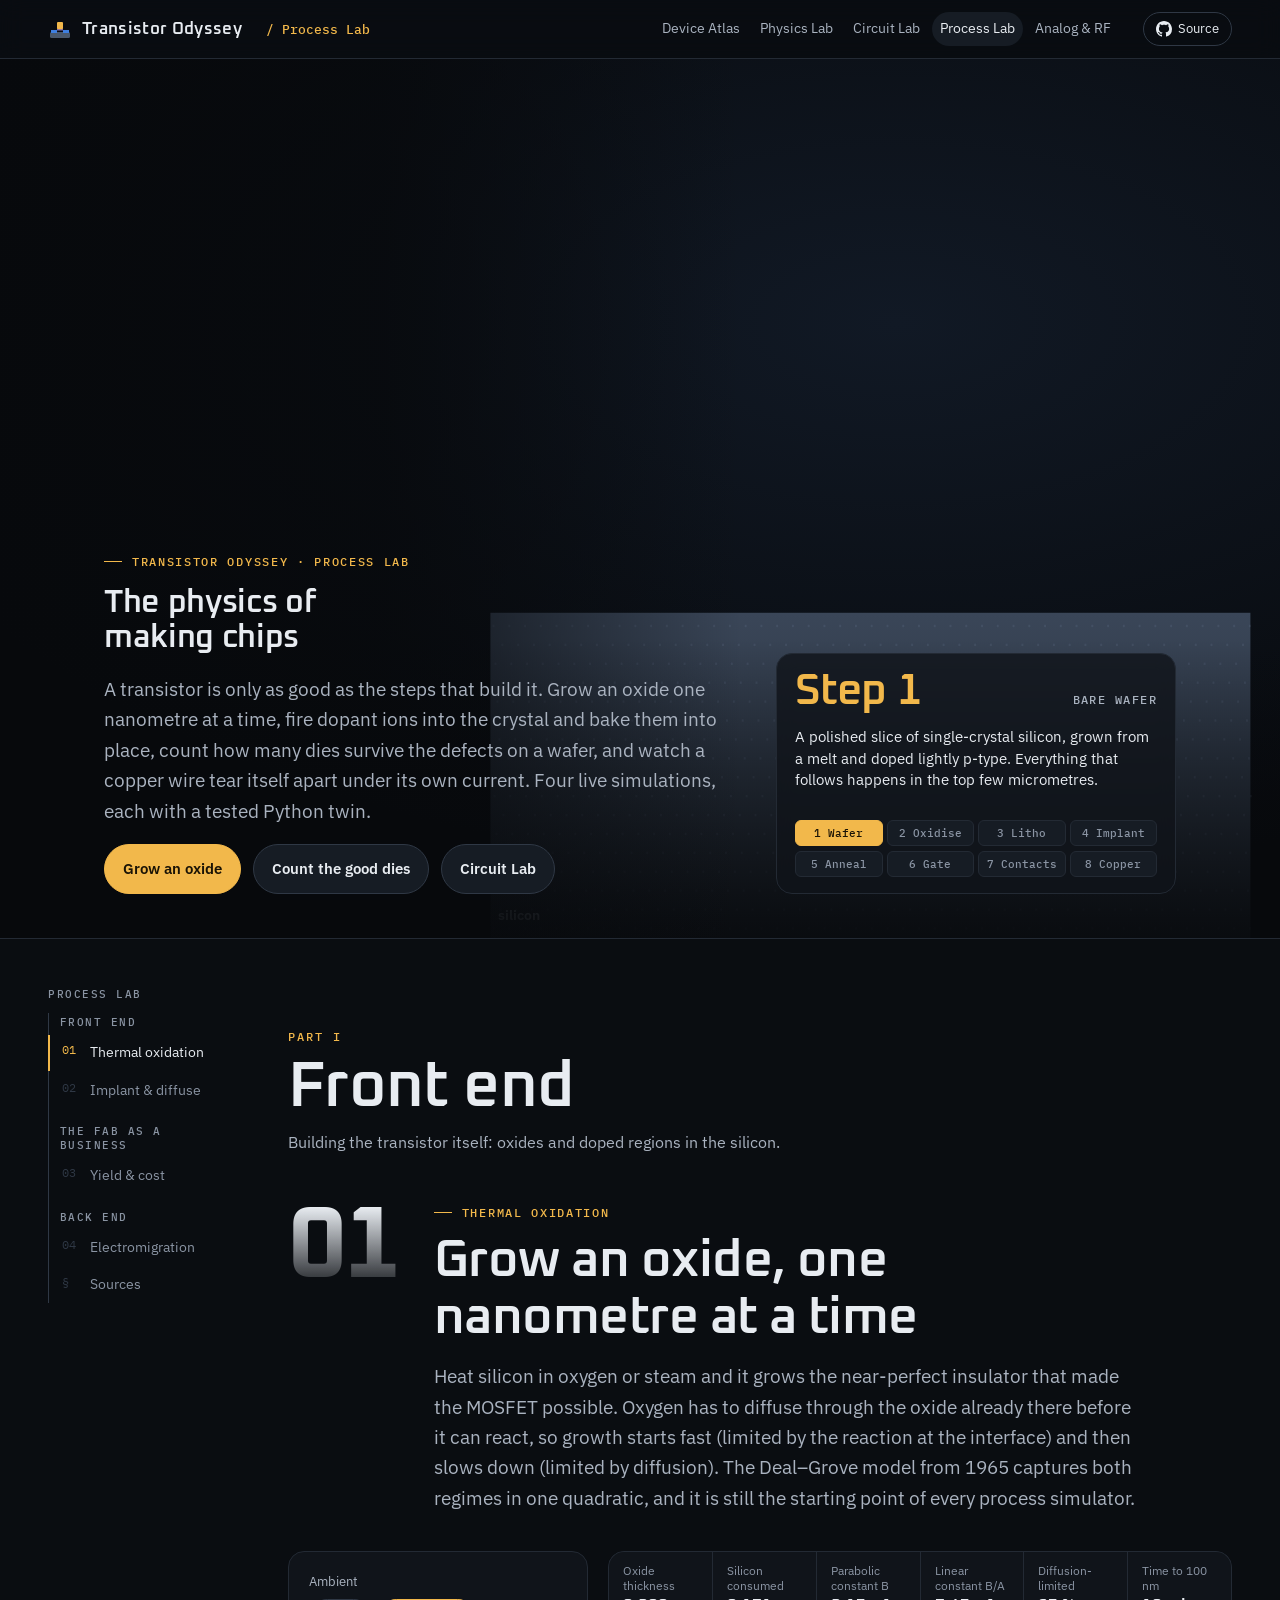
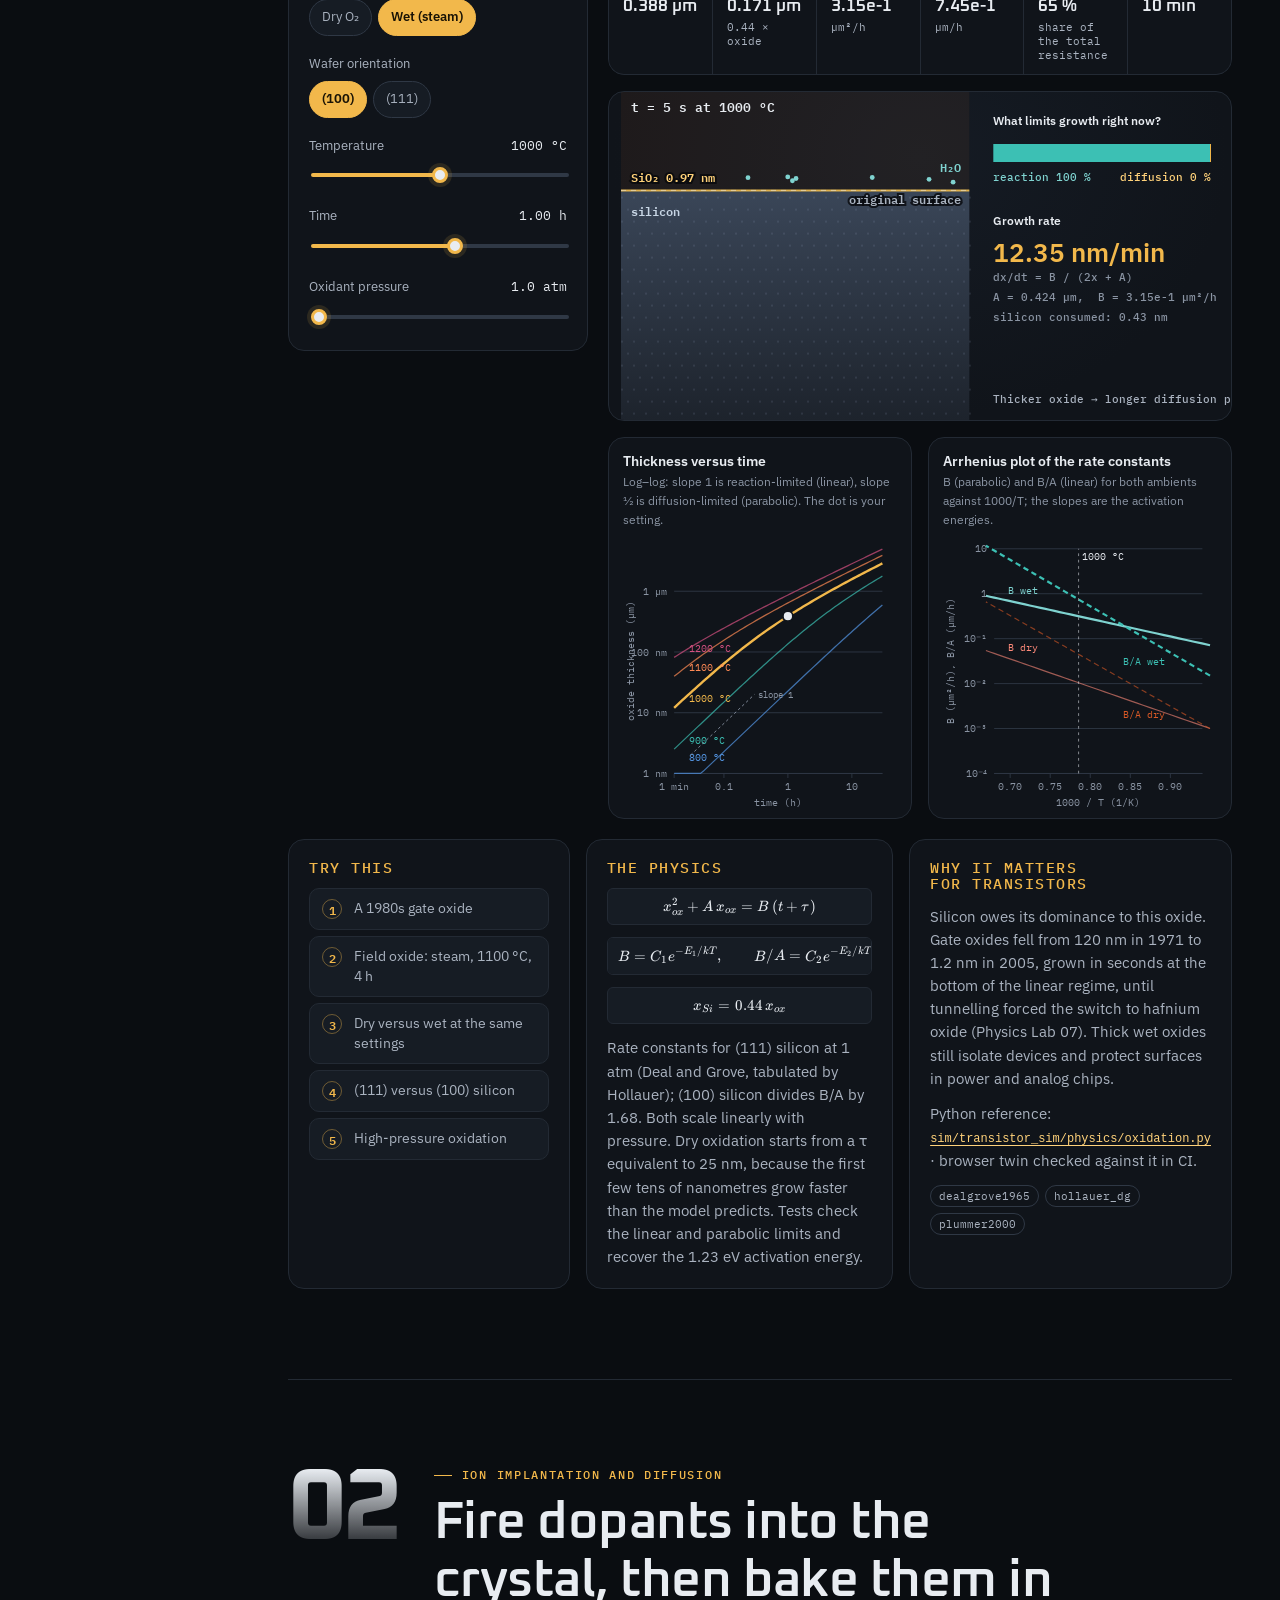
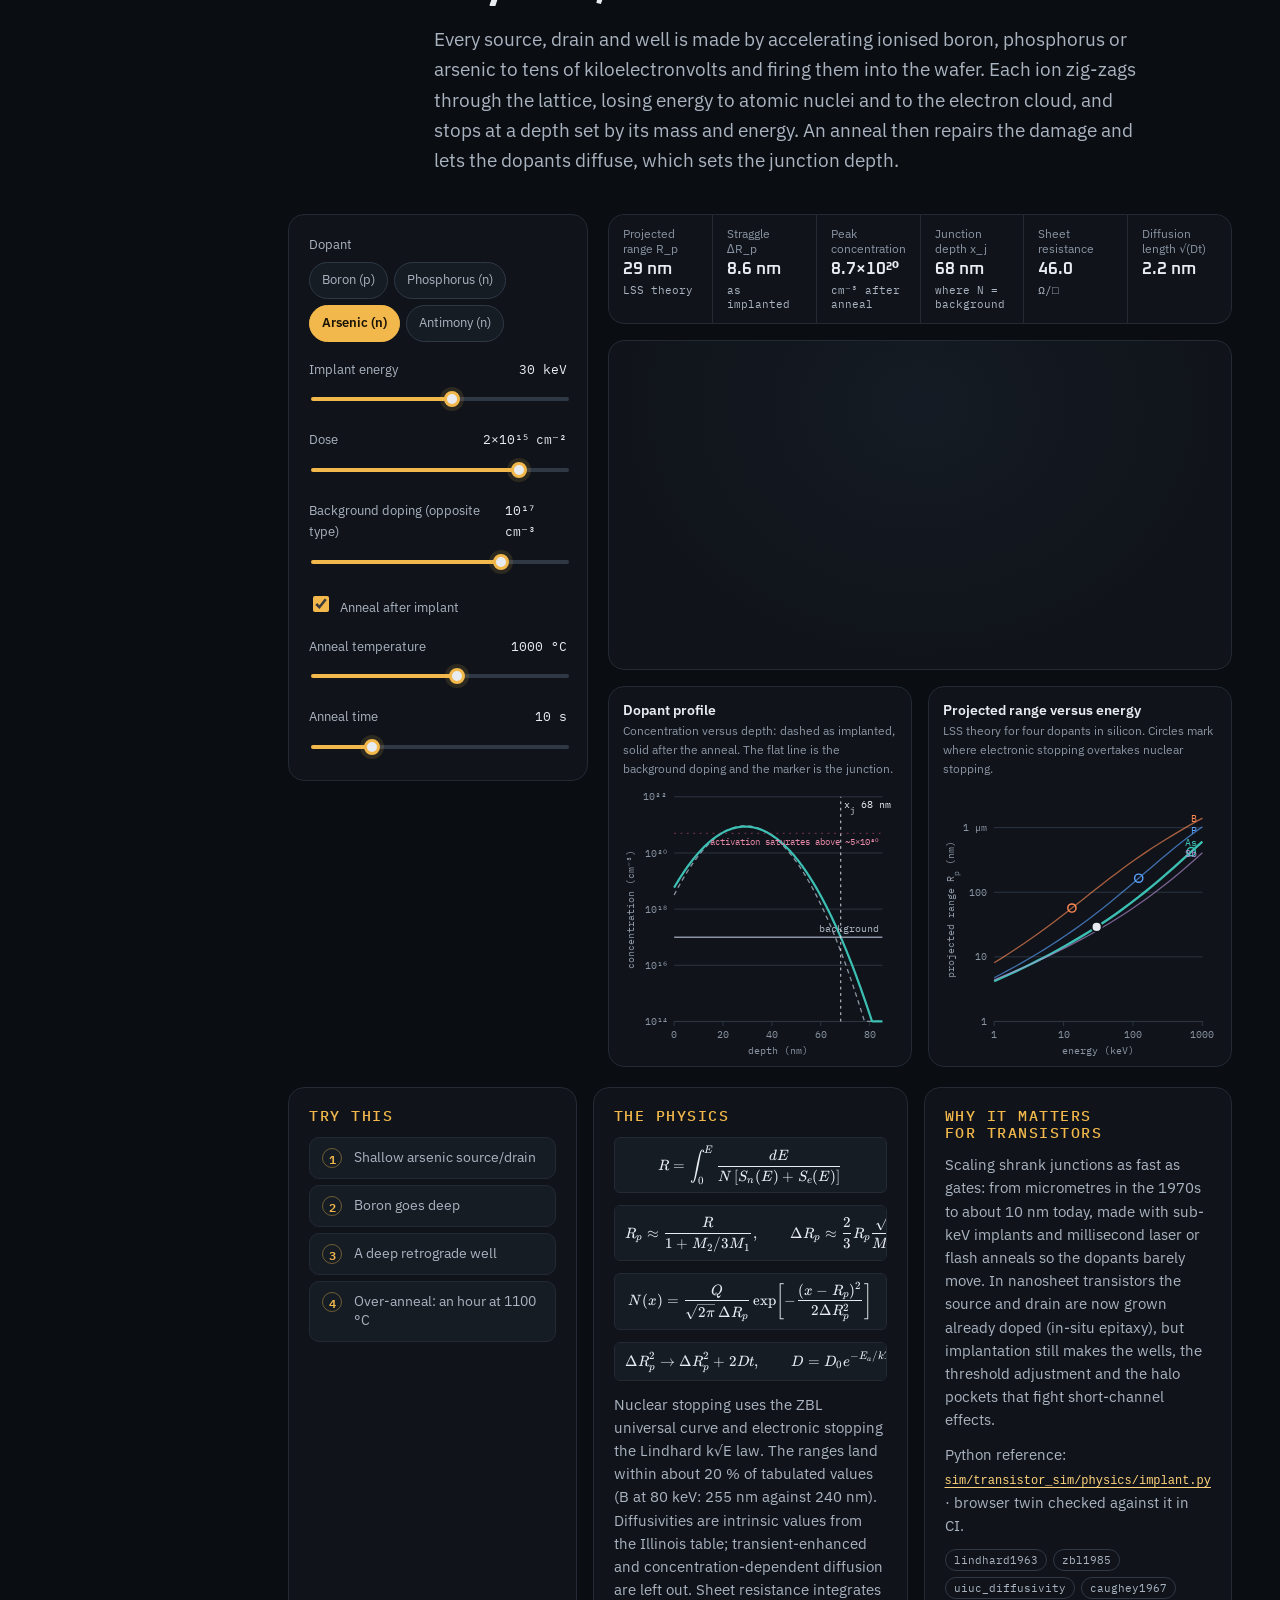
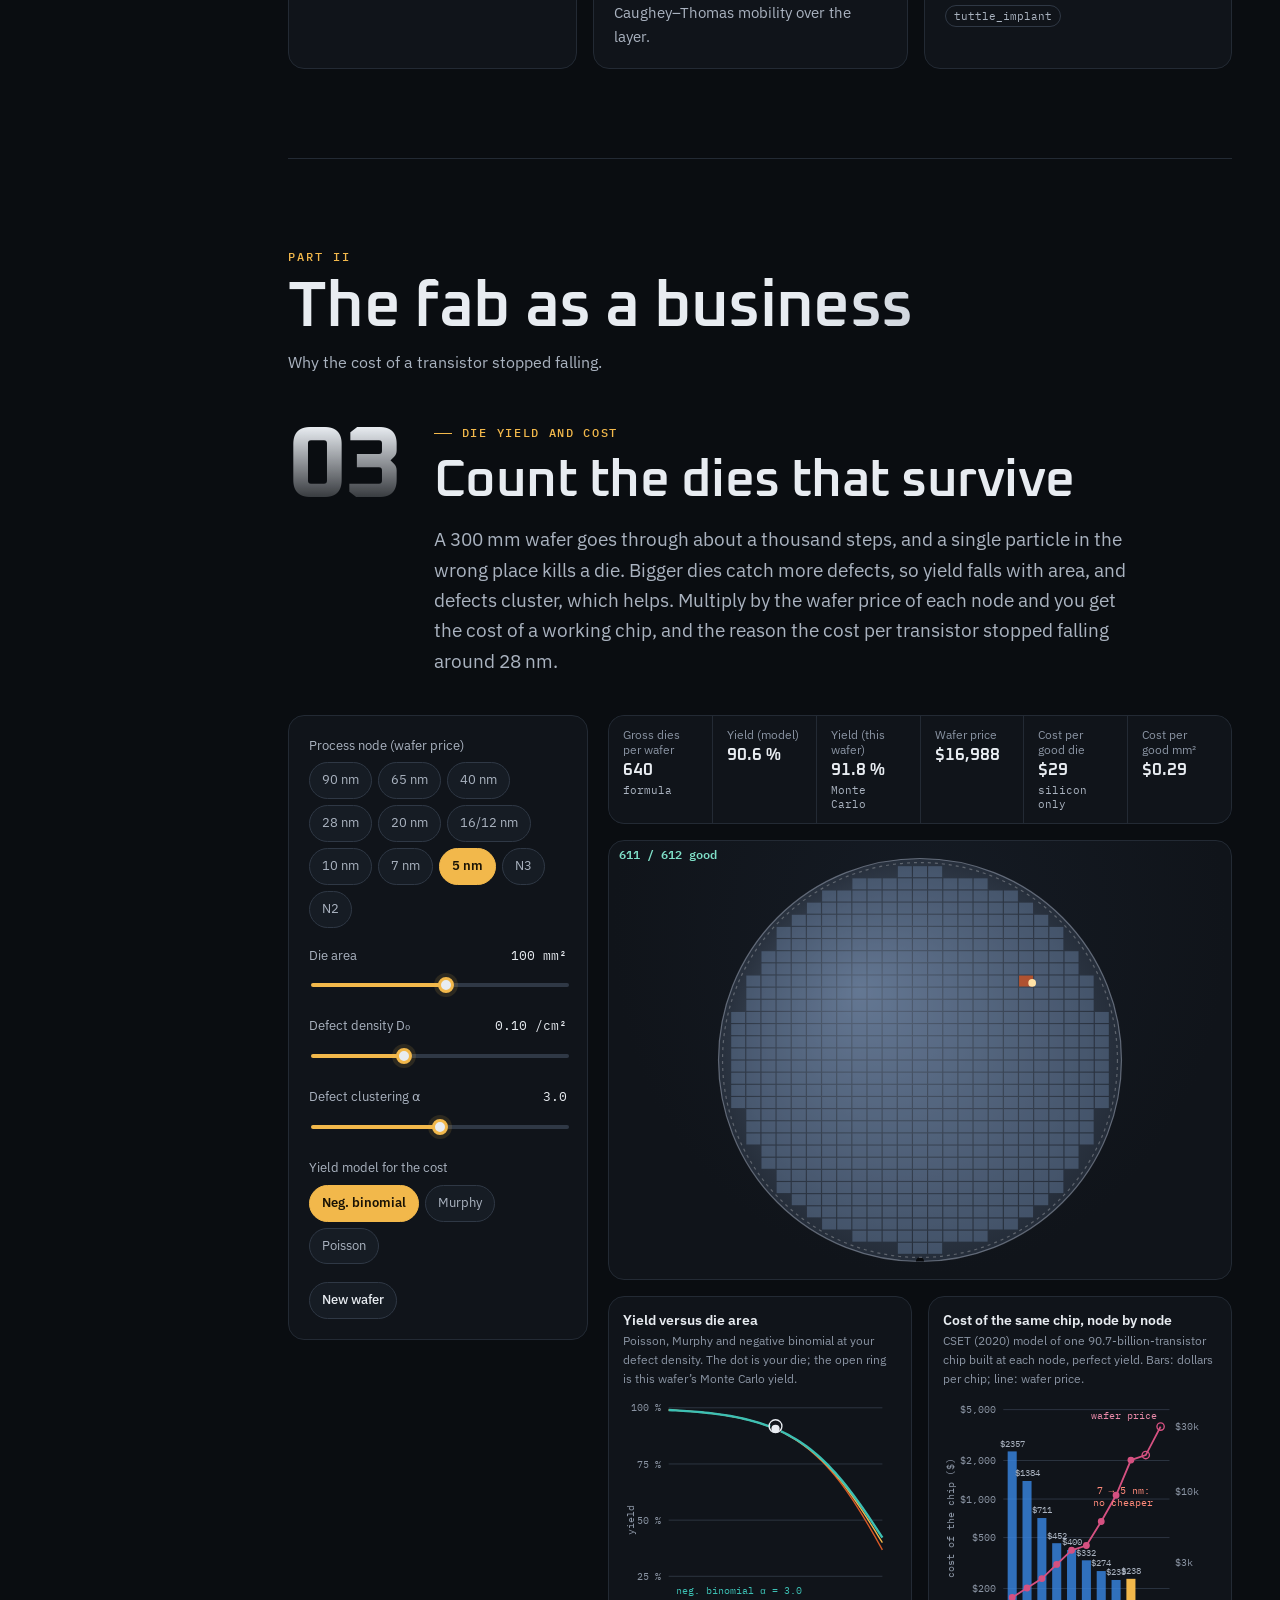
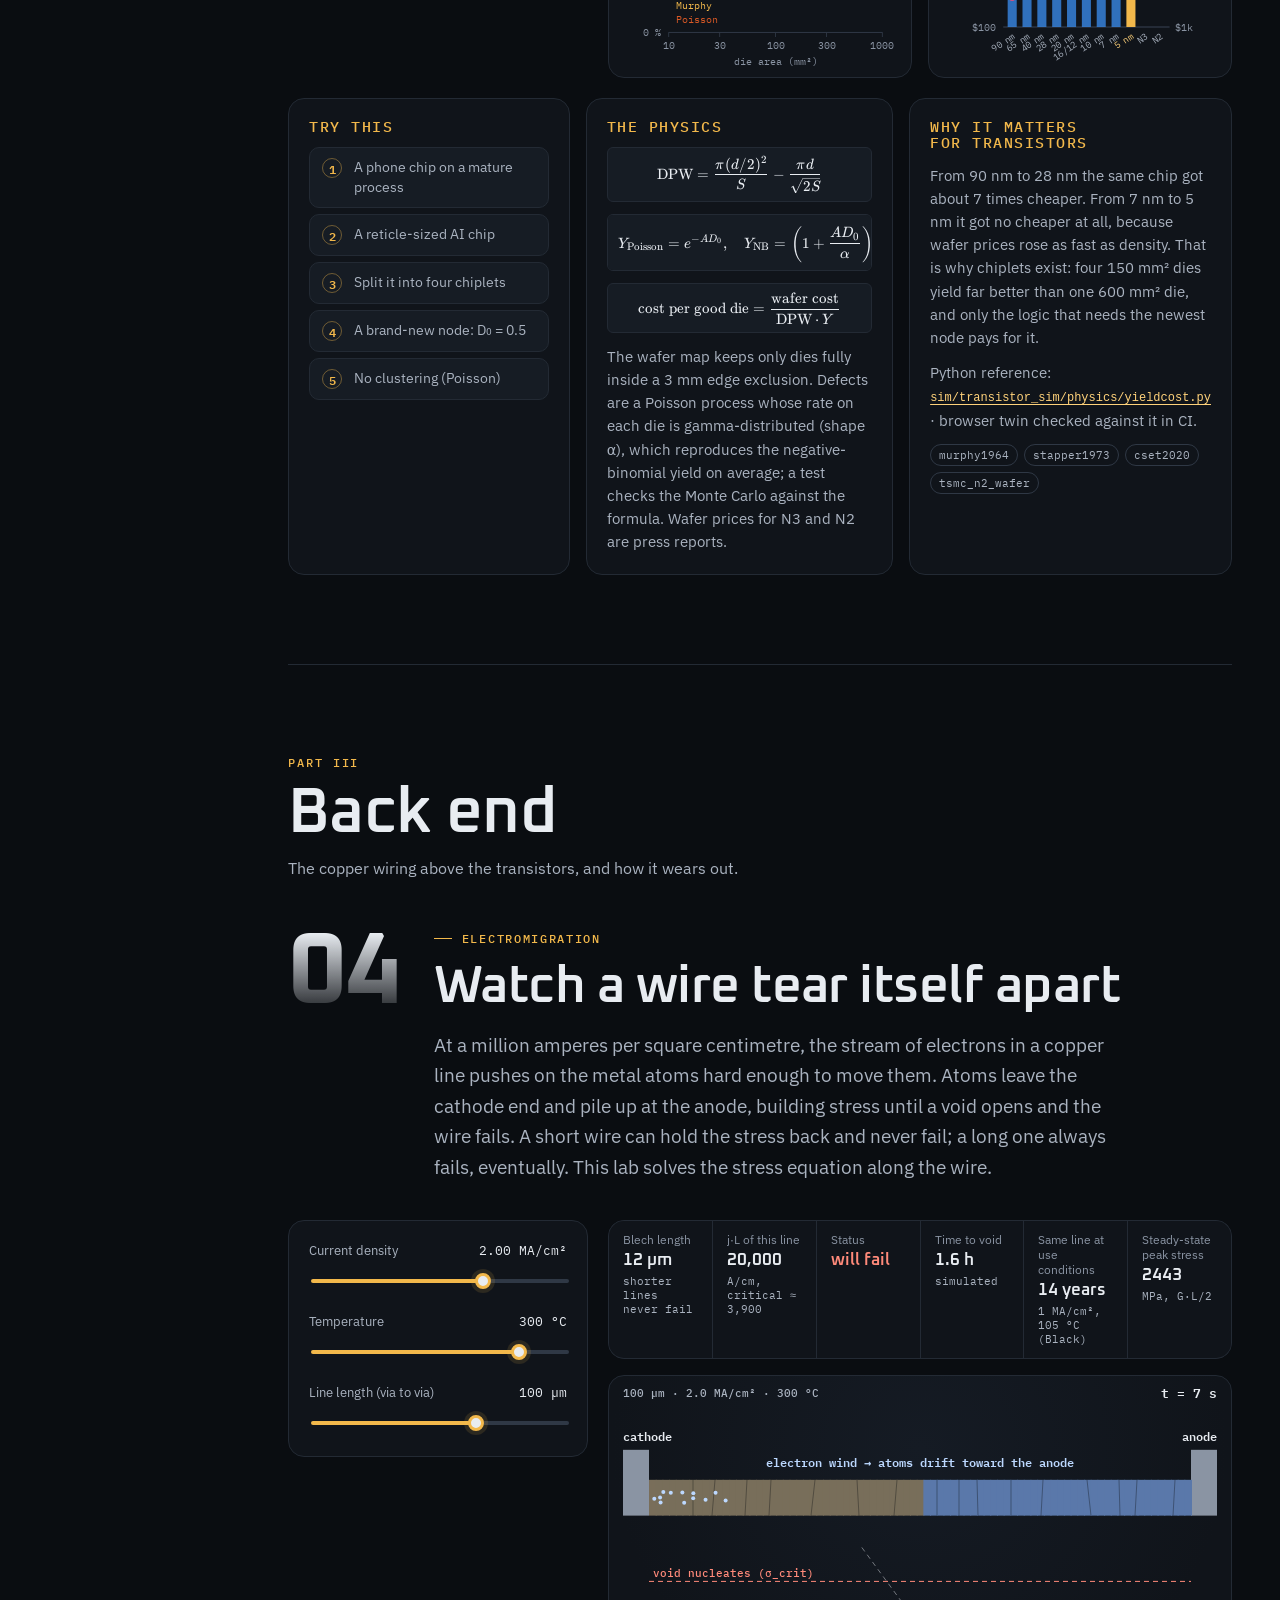
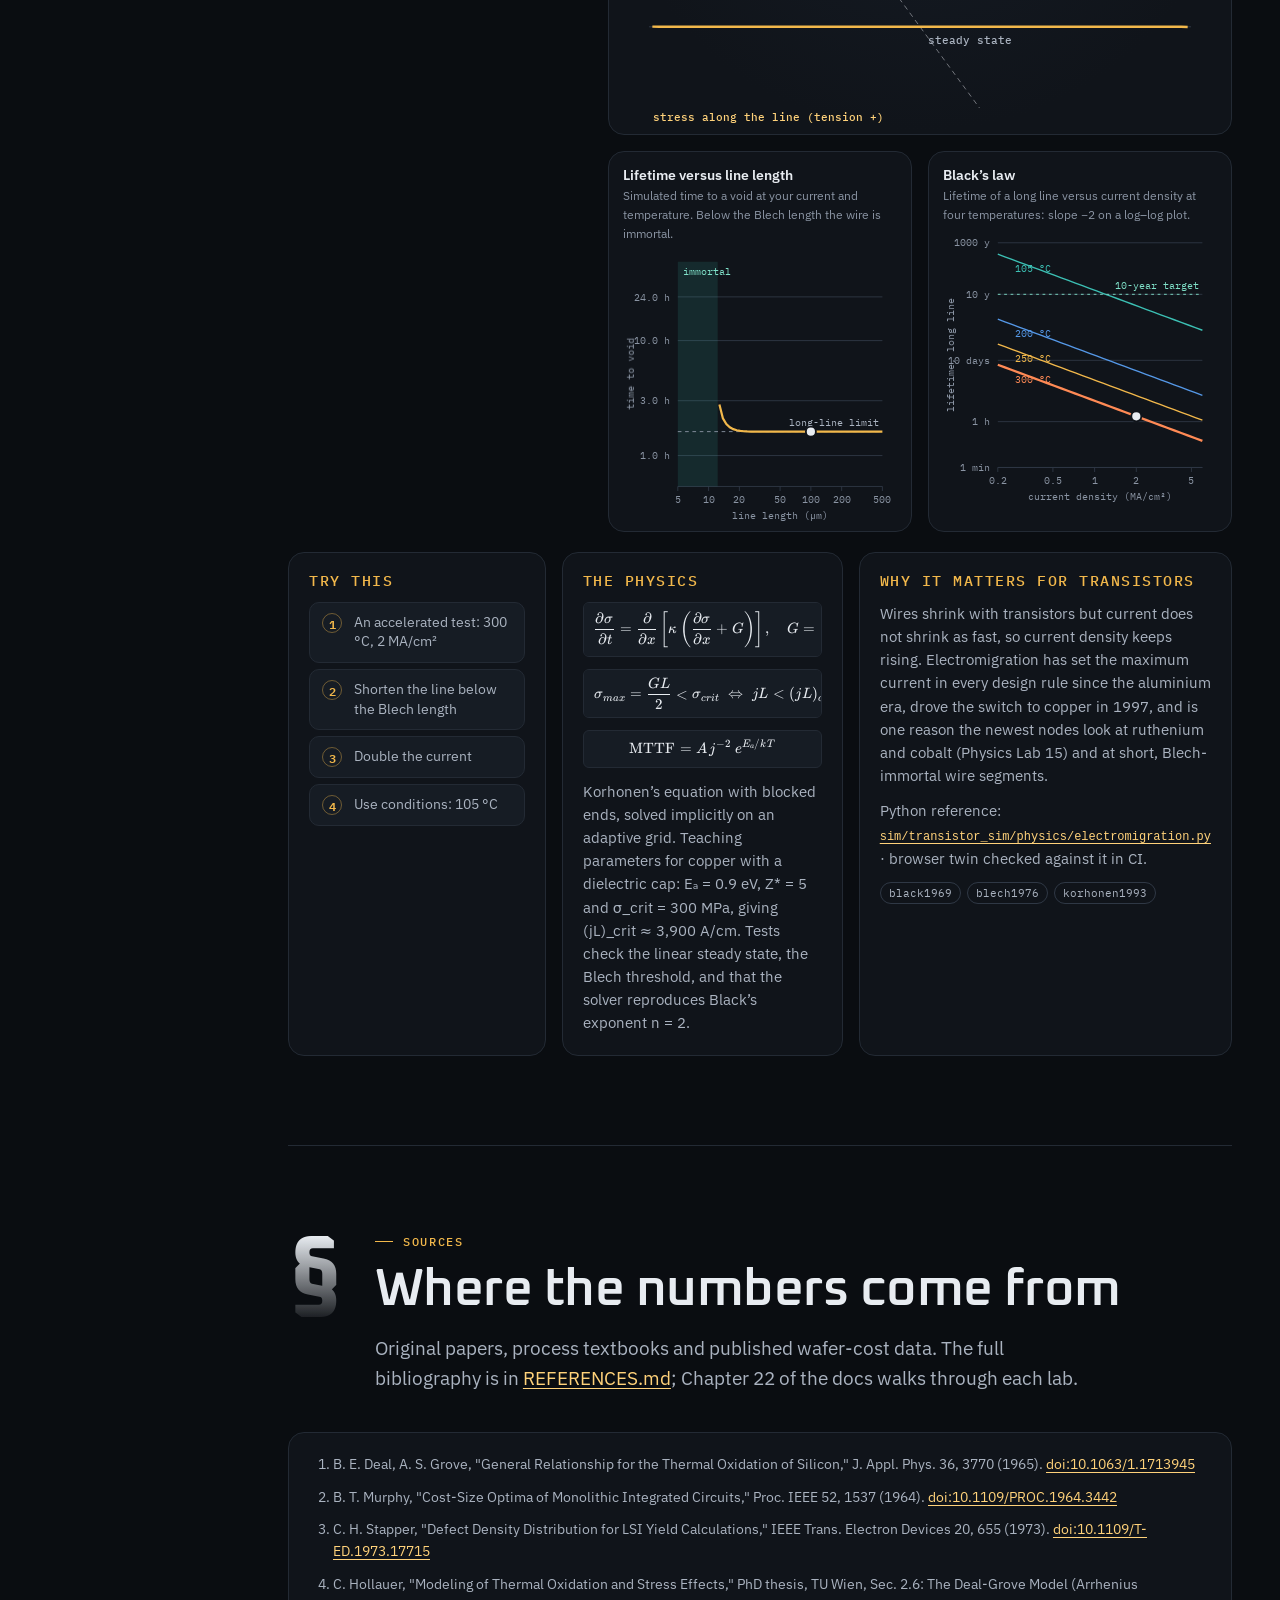
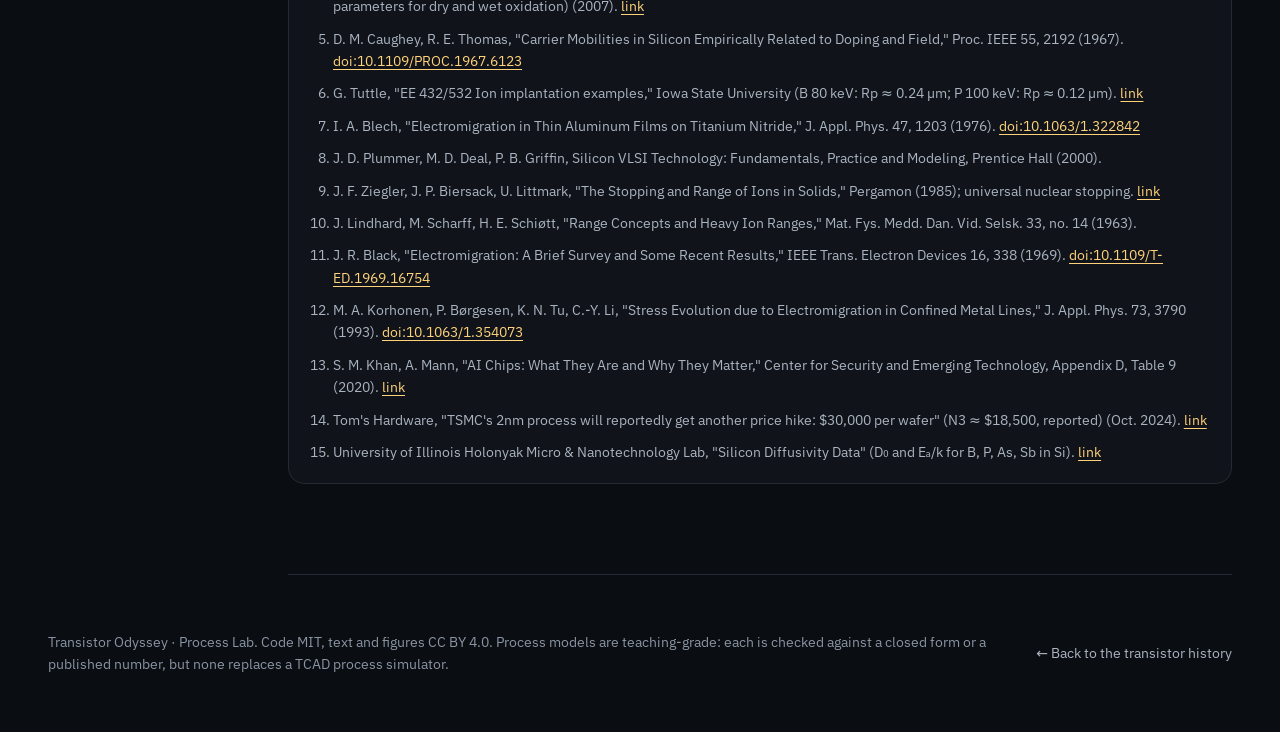
<file: site/process.html>
<!doctype html>
<html lang="en">
<head>
<meta charset="utf-8">
<meta name="viewport" content="width=device-width, initial-scale=1, viewport-fit=cover">
<title>Process Lab · Transistor Odyssey</title>
<meta name="description" content="How manufacturing physics shapes every transistor: Deal–Grove thermal oxidation, ion implantation ranges and dopant diffusion, wafer yield and the cost per transistor, and electromigration in copper wires, each simulated live with a tested Python twin.">
<meta property="og:title" content="Process Lab — the physics of making chips">
<meta property="og:description" content="Oxidation, implantation, yield and reliability: four live simulations of how chips are made and why they fail.">
<link rel="icon" href="assets/favicon.svg" type="image/svg+xml">
<link rel="stylesheet" href="css/fonts.css">
<link rel="stylesheet" href="vendor/katex/katex.min.css">
<link rel="stylesheet" href="css/style.css">
<link rel="stylesheet" href="css/physics.css">
<link rel="stylesheet" href="css/circuits.css">
<link rel="stylesheet" href="css/process.css">
<script defer src="vendor/katex/katex.min.js"></script>
<script>document.documentElement.classList.add('js')</script>
</head>
<body class="physics circuits process">

<div class="pl-progress" aria-hidden="true"><i></i></div>
<nav class="nav" aria-label="Main">
  <div class="wrap">
    <a class="brand" href="index.html" aria-label="Transistor Odyssey home">
      <svg viewBox="0 0 24 24" aria-hidden="true"><rect x="2" y="15" width="20" height="6" rx="1.5" fill="#4b596d"/><rect x="3" y="13" width="6" height="3" fill="#3f7fe0"/><rect x="15" y="13" width="6" height="3" fill="#3f7fe0"/><rect x="9" y="12.2" width="6" height="1.2" fill="#9a80dc"/><rect x="9" y="5" width="6" height="7.2" rx="1" fill="#f2b84b"/></svg>
      Transistor Odyssey
    </a>
    <span class="nav-crumb">/ Process Lab</span>
    <div class="nav-links">
      <a href="index.html#timeline">Timeline</a>
      <a href="devices.html">Device Atlas</a>
      <a href="physics.html">Physics Lab</a>
      <a href="circuits.html">Circuit Lab</a>
      <a class="active" href="process.html">Process Lab</a>
      <a href="analog.html">Analog &amp; RF</a>
    </div>
    <a class="nav-gh" href="https://github.com/Normansrule/transistor-odyssey" rel="noopener">
      <svg width="16" height="16" viewBox="0 0 16 16" aria-hidden="true"><path fill="currentColor" d="M8 0C3.58 0 0 3.58 0 8c0 3.54 2.29 6.53 5.47 7.59.4.07.55-.17.55-.38 0-.19-.01-.82-.01-1.49-2.01.37-2.53-.49-2.69-.94-.09-.23-.48-.94-.82-1.13-.28-.15-.68-.52-.01-.53.63-.01 1.08.58 1.23.82.72 1.21 1.87.87 2.33.66.07-.52.28-.87.51-1.07-1.78-.2-3.64-.89-3.64-3.95 0-.87.31-1.59.82-2.15-.08-.2-.36-1.02.08-2.12 0 0 .67-.21 2.2.82.64-.18 1.32-.27 2-.27.68 0 1.36.09 2 .27 1.53-1.04 2.2-.82 2.2-.82.44 1.1.16 1.92.08 2.12.51.56.82 1.27.82 2.15 0 3.07-1.87 3.75-3.65 3.95.29.25.54.73.54 1.48 0 1.07-.01 1.93-.01 2.2 0 .21.15.46.55.38A8.013 8.013 0 0016 8c0-4.42-3.58-8-8-8z"/></svg>
      Source
    </a>
  </div>
</nav>

<!-- ============ HERO ============ -->
<header class="cz-hero pz-hero" id="top" aria-labelledby="top-h">
  <canvas id="pzCanvas" aria-label="A wafer cross-section being built layer by layer: oxide, implant, gate, contacts and copper wiring"></canvas>
  <div class="cz-shade" aria-hidden="true"></div>
  <div class="wrap cz-inner">
    <div class="cz-copy">
      <span class="eyebrow">Transistor Odyssey · Process Lab</span>
      <h1 id="top-h">The physics of <span class="sheen">making chips</span></h1>
      <p class="lead">A transistor is only as good as the steps that build it. Grow an oxide one nanometre at a time, fire dopant ions into the crystal and bake them into place, count how many dies survive the defects on a wafer, and watch a copper wire tear itself apart under its own current. Four live simulations, each with a tested Python twin.</p>
      <div class="cta-row">
        <a class="btn primary" href="#oxide">Grow an oxide</a>
        <a class="btn" href="#yield">Count the good dies</a>
        <a class="btn" href="circuits.html">Circuit Lab</a>
      </div>
    </div>
    <div class="cz-hud card" aria-live="polite">
      <div class="cz-hud-top"><span class="cz-scale" id="pzStep">Step 1</span><span class="cz-level" id="pzName">Oxidation</span></div>
      <p class="cz-desc" id="pzDesc"></p>
      <ol class="cz-chips pz-chips" id="pzChips" aria-label="Process steps"></ol>
    </div>
  </div>
</header>

<div class="pl-layout wrap">
  <nav class="pl-toc" aria-label="Labs">
    <p class="pl-toc-h">Process Lab</p>
    <ol>
      <li class="pl-toc-part">Front end</li>
      <li><a href="#oxide"><span>01</span>Thermal oxidation</a></li>
      <li><a href="#implant"><span>02</span>Implant &amp; diffuse</a></li>
      <li class="pl-toc-part">The fab as a business</li>
      <li><a href="#yield"><span>03</span>Yield &amp; cost</a></li>
      <li class="pl-toc-part">Back end</li>
      <li><a href="#em"><span>04</span>Electromigration</a></li>
      <li><a href="#pr-sources"><span>§</span>Sources</a></li>
    </ol>
  </nav>
  <main class="pl-main">

  <div class="pl-part" id="part-fe"><span class="pl-part-n">Part I</span><h2>Front end</h2><p>Building the transistor itself: oxides and doped regions in the silicon.</p></div>

  <section class="lab-sec" id="oxide" aria-labelledby="oxide-h">
    <header class="lab-head">
      <span class="lab-num" aria-hidden="true">01</span>
      <div>
        <span class="eyebrow">Thermal oxidation</span>
        <h2 id="oxide-h">Grow an oxide, one nanometre at a time</h2>
        <p class="lead">Heat silicon in oxygen or steam and it grows the near-perfect insulator that made the MOSFET possible. Oxygen has to diffuse through the oxide already there before it can react, so growth starts fast (limited by the reaction at the interface) and then slows down (limited by diffusion). The Deal–Grove model from 1965 captures both regimes in one quadratic, and it is still the starting point of every process simulator.</p>
      </div>
    </header>
    <div class="lab-grid">
      <aside class="card panel lab-ctl" aria-label="Thermal oxidation controls"></aside>
      <div class="lab-view">
        <div class="lab-tiles"></div>
        <div class="card pl-canvas" data-role="ox" style="--h:330px"><canvas aria-label="Cross-section of silicon being oxidised: oxygen molecules diffuse through the growing oxide and react at the interface, which moves down into the silicon"></canvas></div>
        <div class="plots">
          <div class="card plot" data-role="growth"><h4>Thickness versus time</h4><p class="sub">Log–log: slope 1 is reaction-limited (linear), slope ½ is diffusion-limited (parabolic). The dot is your setting.</p></div>
          <div class="card plot" data-role="arrh"><h4>Arrhenius plot of the rate constants</h4><p class="sub">B (parabolic) and B/A (linear) for both ambients against 1000/T; the slopes are the activation energies.</p></div>
        </div>
      </div>
    </div>
    <div class="lab-learn">
      <div class="card pl-card pl-try"><h3>Try this</h3><div class="lab-exp"></div></div>
      <div class="card pl-card pl-eqs"><h3>The physics</h3>
        <div class="eq" data-tex="x_{ox}^2 + A\,x_{ox} = B\,(t+\tau)"></div>
        <div class="eq" data-tex="B = C_1 e^{-E_1/kT},\qquad B/A = C_2 e^{-E_2/kT}"></div>
        <div class="eq" data-tex="x_{Si} = 0.44\,x_{ox}"></div>
        <p class="small">Rate constants for (111) silicon at 1 atm (Deal and Grove, tabulated by Hollauer); (100) silicon divides B/A by 1.68. Both scale linearly with pressure. Dry oxidation starts from a τ equivalent to 25 nm, because the first few tens of nanometres grow faster than the model predicts. Tests check the linear and parabolic limits and recover the 1.23 eV activation energy.</p>
      </div>
      <div class="card pl-card pl-real"><h3>Why it matters for transistors</h3><p>Silicon owes its dominance to this oxide. Gate oxides fell from 120 nm in 1971 to 1.2 nm in 2005, grown in seconds at the bottom of the linear regime, until tunnelling forced the switch to hafnium oxide (Physics Lab 07). Thick wet oxides still isolate devices and protect surfaces in power and analog chips.</p>
        <p class="small">Python reference: <a href="https://github.com/Normansrule/transistor-odyssey/blob/main/sim/transistor_sim/physics/oxidation.py" rel="noopener"><code>sim/transistor_sim/physics/oxidation.py</code></a> · browser twin checked against it in CI.</p>
        <div class="refchips" data-refs="dealgrove1965 hollauer_dg plummer2000"></div>
      </div>
    </div>
  </section>

  <section class="lab-sec" id="implant" aria-labelledby="implant-h">
    <header class="lab-head">
      <span class="lab-num" aria-hidden="true">02</span>
      <div>
        <span class="eyebrow">Ion implantation and diffusion</span>
        <h2 id="implant-h">Fire dopants into the crystal, then bake them in</h2>
        <p class="lead">Every source, drain and well is made by accelerating ionised boron, phosphorus or arsenic to tens of kiloelectronvolts and firing them into the wafer. Each ion zig-zags through the lattice, losing energy to atomic nuclei and to the electron cloud, and stops at a depth set by its mass and energy. An anneal then repairs the damage and lets the dopants diffuse, which sets the junction depth.</p>
      </div>
    </header>
    <div class="lab-grid">
      <aside class="card panel lab-ctl" aria-label="Ion implantation and diffusion controls"></aside>
      <div class="lab-view">
        <div class="lab-tiles"></div>
        <div class="card pl-canvas" data-role="imp" style="--h:330px"><canvas aria-label="Ions entering the silicon crystal, scattering off atoms and stopping at a range of depths that build up a Gaussian profile"></canvas></div>
        <div class="plots">
          <div class="card plot" data-role="prof"><h4>Dopant profile</h4><p class="sub">Concentration versus depth: dashed as implanted, solid after the anneal. The flat line is the background doping and the marker is the junction.</p></div>
          <div class="card plot" data-role="range"><h4>Projected range versus energy</h4><p class="sub">LSS theory for four dopants in silicon. Circles mark where electronic stopping overtakes nuclear stopping.</p></div>
        </div>
      </div>
    </div>
    <div class="lab-learn">
      <div class="card pl-card pl-try"><h3>Try this</h3><div class="lab-exp"></div></div>
      <div class="card pl-card pl-eqs"><h3>The physics</h3>
        <div class="eq" data-tex="R=\int_0^{E}\frac{dE}{N\,[S_n(E)+S_e(E)]}"></div>
        <div class="eq" data-tex="R_p\approx\frac{R}{1+M_2/3M_1},\qquad \Delta R_p\approx\frac{2}{3}R_p\frac{\sqrt{M_1M_2}}{M_1+M_2}"></div>
        <div class="eq" data-tex="N(x)=\frac{Q}{\sqrt{2\pi}\,\Delta R_p}\exp\!\left[-\frac{(x-R_p)^2}{2\Delta R_p^2}\right]"></div>
        <div class="eq" data-tex="\Delta R_p^2\rightarrow\Delta R_p^2+2Dt,\qquad D=D_0e^{-E_a/kT}"></div>
        <p class="small">Nuclear stopping uses the ZBL universal curve and electronic stopping the Lindhard k√E law. The ranges land within about 20 % of tabulated values (B at 80 keV: 255 nm against 240 nm). Diffusivities are intrinsic values from the Illinois table; transient-enhanced and concentration-dependent diffusion are left out. Sheet resistance integrates Caughey–Thomas mobility over the layer.</p>
      </div>
      <div class="card pl-card pl-real"><h3>Why it matters for transistors</h3><p>Scaling shrank junctions as fast as gates: from micrometres in the 1970s to about 10 nm today, made with sub-keV implants and millisecond laser or flash anneals so the dopants barely move. In nanosheet transistors the source and drain are now grown already doped (in-situ epitaxy), but implantation still makes the wells, the threshold adjustment and the halo pockets that fight short-channel effects.</p>
        <p class="small">Python reference: <a href="https://github.com/Normansrule/transistor-odyssey/blob/main/sim/transistor_sim/physics/implant.py" rel="noopener"><code>sim/transistor_sim/physics/implant.py</code></a> · browser twin checked against it in CI.</p>
        <div class="refchips" data-refs="lindhard1963 zbl1985 uiuc_diffusivity caughey1967 tuttle_implant"></div>
      </div>
    </div>
  </section>

  <div class="pl-part" id="part-biz"><span class="pl-part-n">Part II</span><h2>The fab as a business</h2><p>Why the cost of a transistor stopped falling.</p></div>

  <section class="lab-sec" id="yield" aria-labelledby="yield-h">
    <header class="lab-head">
      <span class="lab-num" aria-hidden="true">03</span>
      <div>
        <span class="eyebrow">Die yield and cost</span>
        <h2 id="yield-h">Count the dies that survive</h2>
        <p class="lead">A 300 mm wafer goes through about a thousand steps, and a single particle in the wrong place kills a die. Bigger dies catch more defects, so yield falls with area, and defects cluster, which helps. Multiply by the wafer price of each node and you get the cost of a working chip, and the reason the cost per transistor stopped falling around 28 nm.</p>
      </div>
    </header>
    <div class="lab-grid">
      <aside class="card panel lab-ctl" aria-label="Die yield and cost controls"><div class="pl-extra"><div class="pl-btns"><button class="btn sm" type="button" id="ycSeed">New wafer</button></div></div></aside>
      <div class="lab-view">
        <div class="lab-tiles"></div>
        <div class="card pl-canvas" data-role="wafer" style="--h:440px"><canvas aria-label="A 300 mm wafer map: dies are drawn on a grid, defects fall on them, and dies hit by a defect turn red"></canvas></div>
        <div class="plots">
          <div class="card plot" data-role="ycurve"><h4>Yield versus die area</h4><p class="sub">Poisson, Murphy and negative binomial at your defect density. The dot is your die; the open ring is this wafer’s Monte Carlo yield.</p></div>
          <div class="card plot" data-role="cost"><h4>Cost of the same chip, node by node</h4><p class="sub">CSET (2020) model of one 90.7-billion-transistor chip built at each node, perfect yield. Bars: dollars per chip; line: wafer price.</p></div>
        </div>
      </div>
    </div>
    <div class="lab-learn">
      <div class="card pl-card pl-try"><h3>Try this</h3><div class="lab-exp"></div></div>
      <div class="card pl-card pl-eqs"><h3>The physics</h3>
        <div class="eq" data-tex="\mathrm{DPW}=\frac{\pi (d/2)^2}{S}-\frac{\pi d}{\sqrt{2S}}"></div>
        <div class="eq" data-tex="Y_{\text{Poisson}}=e^{-AD_0},\quad Y_{\text{NB}}=\left(1+\frac{AD_0}{\alpha}\right)^{-\alpha}"></div>
        <div class="eq" data-tex="\text{cost per good die}=\frac{\text{wafer cost}}{\mathrm{DPW}\cdot Y}"></div>
        <p class="small">The wafer map keeps only dies fully inside a 3 mm edge exclusion. Defects are a Poisson process whose rate on each die is gamma-distributed (shape α), which reproduces the negative-binomial yield on average; a test checks the Monte Carlo against the formula. Wafer prices for N3 and N2 are press reports.</p>
      </div>
      <div class="card pl-card pl-real"><h3>Why it matters for transistors</h3><p>From 90 nm to 28 nm the same chip got about 7 times cheaper. From 7 nm to 5 nm it got no cheaper at all, because wafer prices rose as fast as density. That is why chiplets exist: four 150 mm² dies yield far better than one 600 mm² die, and only the logic that needs the newest node pays for it.</p>
        <p class="small">Python reference: <a href="https://github.com/Normansrule/transistor-odyssey/blob/main/sim/transistor_sim/physics/yieldcost.py" rel="noopener"><code>sim/transistor_sim/physics/yieldcost.py</code></a> · browser twin checked against it in CI.</p>
        <div class="refchips" data-refs="murphy1964 stapper1973 cset2020 tsmc_n2_wafer"></div>
      </div>
    </div>
  </section>

  <div class="pl-part" id="part-be"><span class="pl-part-n">Part III</span><h2>Back end</h2><p>The copper wiring above the transistors, and how it wears out.</p></div>

  <section class="lab-sec" id="em" aria-labelledby="em-h">
    <header class="lab-head">
      <span class="lab-num" aria-hidden="true">04</span>
      <div>
        <span class="eyebrow">Electromigration</span>
        <h2 id="em-h">Watch a wire tear itself apart</h2>
        <p class="lead">At a million amperes per square centimetre, the stream of electrons in a copper line pushes on the metal atoms hard enough to move them. Atoms leave the cathode end and pile up at the anode, building stress until a void opens and the wire fails. A short wire can hold the stress back and never fail; a long one always fails, eventually. This lab solves the stress equation along the wire.</p>
      </div>
    </header>
    <div class="lab-grid">
      <aside class="card panel lab-ctl" aria-label="Electromigration controls"></aside>
      <div class="lab-view">
        <div class="lab-tiles"></div>
        <div class="card pl-canvas" data-role="line" style="--h:360px"><canvas aria-label="A copper line with electrons flowing through it; colour shows mechanical stress building up, and a void grows at the cathode end"></canvas></div>
        <div class="plots">
          <div class="card plot" data-role="ttf"><h4>Lifetime versus line length</h4><p class="sub">Simulated time to a void at your current and temperature. Below the Blech length the wire is immortal.</p></div>
          <div class="card plot" data-role="black"><h4>Black’s law</h4><p class="sub">Lifetime of a long line versus current density at four temperatures: slope −2 on a log–log plot.</p></div>
        </div>
      </div>
    </div>
    <div class="lab-learn">
      <div class="card pl-card pl-try"><h3>Try this</h3><div class="lab-exp"></div></div>
      <div class="card pl-card pl-eqs"><h3>The physics</h3>
        <div class="eq" data-tex="\frac{\partial\sigma}{\partial t}=\frac{\partial}{\partial x}\left[\kappa\left(\frac{\partial\sigma}{\partial x}+G\right)\right],\quad G=\frac{eZ^*\rho j}{\Omega}"></div>
        <div class="eq" data-tex="\sigma_{max}=\frac{GL}{2}<\sigma_{crit}\ \Leftrightarrow\ jL<(jL)_{crit}"></div>
        <div class="eq" data-tex="\mathrm{MTTF}=A\,j^{-2}\,e^{E_a/kT}"></div>
        <p class="small">Korhonen’s equation with blocked ends, solved implicitly on an adaptive grid. Teaching parameters for copper with a dielectric cap: Eₐ = 0.9 eV, Z* = 5 and σ_crit = 300 MPa, giving (jL)_crit ≈ 3,900 A/cm. Tests check the linear steady state, the Blech threshold, and that the solver reproduces Black’s exponent n = 2.</p>
      </div>
      <div class="card pl-card pl-real"><h3>Why it matters for transistors</h3><p>Wires shrink with transistors but current does not shrink as fast, so current density keeps rising. Electromigration has set the maximum current in every design rule since the aluminium era, drove the switch to copper in 1997, and is one reason the newest nodes look at ruthenium and cobalt (Physics Lab 15) and at short, Blech-immortal wire segments.</p>
        <p class="small">Python reference: <a href="https://github.com/Normansrule/transistor-odyssey/blob/main/sim/transistor_sim/physics/electromigration.py" rel="noopener"><code>sim/transistor_sim/physics/electromigration.py</code></a> · browser twin checked against it in CI.</p>
        <div class="refchips" data-refs="black1969 blech1976 korhonen1993"></div>
      </div>
    </div>
  </section>

  <section class="lab-sec" id="pr-sources" aria-labelledby="src-h">
    <header class="lab-head"><span class="lab-num" aria-hidden="true">§</span><div><span class="eyebrow">Sources</span><h2 id="src-h">Where the numbers come from</h2>
    <p class="lead">Original papers, process textbooks and published wafer-cost data. The full bibliography is in <a href="https://github.com/Normansrule/transistor-odyssey/blob/main/REFERENCES.md">REFERENCES.md</a>; Chapter 22 of the docs walks through each lab.</p></div></header>
    <ol class="card pl-refs" id="plRefs"></ol>
  </section>

  </main>
</div>

<footer class="foot">
  <div class="wrap">
    <p>Transistor Odyssey · Process Lab. Code MIT, text and figures CC BY 4.0. Process models are teaching-grade: each is checked against a closed form or a published number, but none replaces a TCAD process simulator.</p>
    <p><a href="index.html">← Back to the transistor history</a></p>
  </div>
</footer>

<script type="module" src="js/processlab/main.js"></script>
</body>
</html>
</file>
<file: site/css/fonts.css>
/* Self-hosted fonts (SIL Open Font License 1.1; see vendor/fonts/LICENSE-*.txt). Latin subset; other glyphs fall back to system fonts. */
@font-face { font-family: 'Oxanium'; font-style: normal; font-weight: 500; font-display: swap; src: url('../vendor/fonts/oxanium-latin-500-normal.woff2') format('woff2'); unicode-range: U+0000-00FF, U+0131, U+0152-0153, U+02BB-02BC, U+02C6, U+02DA, U+02DC, U+0304, U+0308, U+0329, U+2000-206F, U+20AC, U+2122, U+2191, U+2193, U+2212, U+2215, U+FEFF, U+FFFD; }
@font-face { font-family: 'Oxanium'; font-style: normal; font-weight: 600; font-display: swap; src: url('../vendor/fonts/oxanium-latin-600-normal.woff2') format('woff2'); unicode-range: U+0000-00FF, U+0131, U+0152-0153, U+02BB-02BC, U+02C6, U+02DA, U+02DC, U+0304, U+0308, U+0329, U+2000-206F, U+20AC, U+2122, U+2191, U+2193, U+2212, U+2215, U+FEFF, U+FFFD; }
@font-face { font-family: 'Oxanium'; font-style: normal; font-weight: 700; font-display: swap; src: url('../vendor/fonts/oxanium-latin-700-normal.woff2') format('woff2'); unicode-range: U+0000-00FF, U+0131, U+0152-0153, U+02BB-02BC, U+02C6, U+02DA, U+02DC, U+0304, U+0308, U+0329, U+2000-206F, U+20AC, U+2122, U+2191, U+2193, U+2212, U+2215, U+FEFF, U+FFFD; }
@font-face { font-family: 'IBM Plex Sans'; font-style: normal; font-weight: 400; font-display: swap; src: url('../vendor/fonts/ibm-plex-sans-latin-400-normal.woff2') format('woff2'); unicode-range: U+0000-00FF, U+0131, U+0152-0153, U+02BB-02BC, U+02C6, U+02DA, U+02DC, U+0304, U+0308, U+0329, U+2000-206F, U+20AC, U+2122, U+2191, U+2193, U+2212, U+2215, U+FEFF, U+FFFD; }
@font-face { font-family: 'IBM Plex Sans'; font-style: normal; font-weight: 500; font-display: swap; src: url('../vendor/fonts/ibm-plex-sans-latin-500-normal.woff2') format('woff2'); unicode-range: U+0000-00FF, U+0131, U+0152-0153, U+02BB-02BC, U+02C6, U+02DA, U+02DC, U+0304, U+0308, U+0329, U+2000-206F, U+20AC, U+2122, U+2191, U+2193, U+2212, U+2215, U+FEFF, U+FFFD; }
@font-face { font-family: 'IBM Plex Sans'; font-style: normal; font-weight: 600; font-display: swap; src: url('../vendor/fonts/ibm-plex-sans-latin-600-normal.woff2') format('woff2'); unicode-range: U+0000-00FF, U+0131, U+0152-0153, U+02BB-02BC, U+02C6, U+02DA, U+02DC, U+0304, U+0308, U+0329, U+2000-206F, U+20AC, U+2122, U+2191, U+2193, U+2212, U+2215, U+FEFF, U+FFFD; }
@font-face { font-family: 'IBM Plex Mono'; font-style: normal; font-weight: 400; font-display: swap; src: url('../vendor/fonts/ibm-plex-mono-latin-400-normal.woff2') format('woff2'); unicode-range: U+0000-00FF, U+0131, U+0152-0153, U+02BB-02BC, U+02C6, U+02DA, U+02DC, U+0304, U+0308, U+0329, U+2000-206F, U+20AC, U+2122, U+2191, U+2193, U+2212, U+2215, U+FEFF, U+FFFD; }
@font-face { font-family: 'IBM Plex Mono'; font-style: normal; font-weight: 500; font-display: swap; src: url('../vendor/fonts/ibm-plex-mono-latin-500-normal.woff2') format('woff2'); unicode-range: U+0000-00FF, U+0131, U+0152-0153, U+02BB-02BC, U+02C6, U+02DA, U+02DC, U+0304, U+0308, U+0329, U+2000-206F, U+20AC, U+2122, U+2191, U+2193, U+2212, U+2215, U+FEFF, U+FFFD; }
@font-face { font-family: 'IBM Plex Mono'; font-style: normal; font-weight: 600; font-display: swap; src: url('../vendor/fonts/ibm-plex-mono-latin-600-normal.woff2') format('woff2'); unicode-range: U+0000-00FF, U+0131, U+0152-0153, U+02BB-02BC, U+02C6, U+02DA, U+02DC, U+0304, U+0308, U+0329, U+2000-206F, U+20AC, U+2122, U+2191, U+2193, U+2212, U+2215, U+FEFF, U+FFFD; }
</file>
<file: site/css/style.css>
/* Transistor Odyssey — "yellow room" palette.
   Fabs light their lithography bays with amber light because photoresist is
   blind to it. The site borrows that: graphite surfaces, amber accent,
   copper for interconnect, and a thin-film wafer sheen used once in the hero. */

:root {
  color-scheme: dark;
  --bg: #0a0d11;
  --surface: #10141a;
  --surface-2: #161c24;
  --surface-3: #1d2530;
  --line: #232a34;
  --line-2: #2f3845;
  --ink: #e8ecf1;
  --ink-2: #aab3c0;
  --muted: #8a94a3;
  --amber: #f2b84b;
  --amber-2: #ffd27a;
  --amber-ink: #1a1305;
  --copper: #d9825b;
  --teal: #7fd3d0;
  --violet: #b58fd6;
  --good: #0ca30c;
  --s1: #3987e5; --s2: #d95926; --s3: #199e70; --s4: #c98500; --s5: #d55181;
  --r-sm: 6px; --r: 10px; --r-lg: 16px;
  --gutter: clamp(16px, 4vw, 48px);
  --maxw: 1240px;
  --display: "Oxanium", "Bahnschrift", "DIN Alternate", "Segoe UI", system-ui, sans-serif;
  --body: "IBM Plex Sans", "Segoe UI", system-ui, -apple-system, sans-serif;
  --mono: "IBM Plex Mono", ui-monospace, "SFMono-Regular", Menlo, Consolas, monospace;
  --ease: cubic-bezier(.2,.7,.2,1);
}

* { box-sizing: border-box; }
html { scroll-behavior: smooth; }
@media (prefers-reduced-motion: reduce) { html { scroll-behavior: auto; } }
body {
  margin: 0; background: var(--bg); color: var(--ink);
  font: 16px/1.6 var(--body); -webkit-font-smoothing: antialiased;
  overflow-x: hidden;
}
img { max-width: 100%; display: block; }
a { color: var(--amber-2); text-decoration-thickness: 1px; text-underline-offset: 3px; }
a:hover { color: var(--amber); }
:focus-visible { outline: 2px solid var(--amber); outline-offset: 3px; border-radius: 4px; }
button, input, select { font: inherit; color: inherit; }
h1, h2, h3 { font-family: var(--display); font-weight: 600; line-height: 1.1; text-wrap: balance; margin: 0; letter-spacing: -0.01em; }
h2 { font-size: clamp(30px, 4.2vw, 52px); }
h3 { font-size: 20px; letter-spacing: 0; }
p { margin: 0; }
.wrap { max-width: var(--maxw); margin: 0 auto; padding-inline: var(--gutter); }
.eyebrow {
  font: 500 12px/1 var(--mono); letter-spacing: .14em; text-transform: uppercase; color: var(--amber);
  display: inline-flex; align-items: center; gap: 10px;
}
.eyebrow::before { content: ""; width: 18px; height: 1px; background: currentColor; }
.lead { color: var(--ink-2); font-size: clamp(16px, 1.6vw, 19px); max-width: 64ch; }
.mono { font-family: var(--mono); }
.tabnum { font-variant-numeric: tabular-nums; }
.sr-only { position: absolute; width: 1px; height: 1px; overflow: hidden; clip: rect(0 0 0 0); white-space: nowrap; }

/* ---------- nav ---------- */
.nav {
  position: sticky; top: env(safe-area-inset-top, 0px); z-index: 50;
  background: color-mix(in srgb, var(--bg) 78%, transparent);
  backdrop-filter: blur(12px) saturate(140%); -webkit-backdrop-filter: blur(12px) saturate(140%);
  border-bottom: 1px solid var(--line);
}
.nav .wrap { display: flex; align-items: center; gap: 24px; height: 58px; }
.brand { display: flex; align-items: center; gap: 10px; text-decoration: none; color: var(--ink); font: 600 17px var(--display); letter-spacing: .02em; white-space: nowrap; }
.brand svg { width: 24px; height: 24px; }
.nav-links { display: flex; gap: 4px; margin-left: auto; overflow-x: auto; scrollbar-width: none; }
.nav-links::-webkit-scrollbar { display: none; }
.nav-links a { color: var(--ink-2); text-decoration: none; font-size: 13.5px; padding: 6px 8px; border-radius: 999px; white-space: nowrap; transition: color .2s, background .2s; }
.nav-links a:hover, .nav-links a.active { color: var(--ink); background: var(--surface-2); }
.nav-gh { display: inline-flex; align-items: center; gap: 6px; border: 1px solid var(--line-2); padding: 6px 12px; border-radius: 999px; color: var(--ink); text-decoration: none; font-size: 13px; white-space: nowrap; }
.nav-gh:hover { border-color: var(--amber); color: var(--amber-2); }
@media (max-width: 1100px) { .nav-links { display: none; } .nav-gh { margin-left: auto; } }

/* ---------- hero ---------- */
.hero { position: relative; overflow: hidden; border-bottom: 1px solid var(--line); isolation: isolate; }
#fluid { position: absolute; inset: 0; width: 100%; height: 100%; z-index: -2; display: block; }
.hero::after {
  content: ""; position: absolute; inset: 0; z-index: -1; pointer-events: none;
  background:
    linear-gradient(180deg, rgba(10,13,17,0) 0%, rgba(10,13,17,.25) 60%, var(--bg) 100%),
    linear-gradient(90deg, rgba(10,13,17,.55) 0%, rgba(10,13,17,.1) 60%);
}
.hero-grid {
  position: absolute; inset: 0; z-index: -1; pointer-events: none; opacity: .35;
  background-image: linear-gradient(var(--line) 1px, transparent 1px), linear-gradient(90deg, var(--line) 1px, transparent 1px);
  background-size: 56px 56px;
  mask-image: radial-gradient(ellipse at 50% 40%, black 20%, transparent 75%);
}
.hero .wrap { padding-block: clamp(48px, 7vw, 96px) clamp(36px, 5vw, 60px); display: grid; gap: 22px; }
.hero h1 { font-size: clamp(38px, 5.6vw, 76px); max-width: 17ch; line-height: 1.02; }
.hero h1 .sheen {
  background: linear-gradient(100deg, var(--teal) 0%, var(--violet) 35%, var(--amber) 65%, var(--copper) 100%);
  background-size: 220% 100%; -webkit-background-clip: text; background-clip: text; color: transparent;
  animation: sheen 9s var(--ease) infinite alternate;
}
@keyframes sheen { to { background-position: 100% 0; } }
@media (prefers-reduced-motion: reduce) { .hero h1 .sheen { animation: none; } }
.hero .lead { max-width: 60ch; }
.cta-row { display: flex; flex-wrap: wrap; gap: 12px; }
.btn {
  display: inline-flex; align-items: center; gap: 8px; padding: 12px 18px; border-radius: 999px;
  text-decoration: none; font-weight: 600; font-size: 15px; border: 1px solid var(--line-2); color: var(--ink);
  background: var(--surface-2); cursor: pointer; transition: transform .2s var(--ease), border-color .2s, background .2s;
}
.btn:hover { transform: translateY(-1px); border-color: var(--muted); color: var(--ink); }
.btn.primary { background: var(--amber); color: var(--amber-ink); border-color: var(--amber); }
.btn.primary:hover { background: var(--amber-2); color: var(--amber-ink); }
.hint { font: 12px var(--mono); color: var(--muted); }

.stats { display: grid; grid-template-columns: repeat(4, minmax(0, 1fr)); gap: 1px; background: var(--line); border: 1px solid var(--line); border-radius: var(--r-lg); overflow: hidden; margin-top: 12px; }
.stat { background: color-mix(in srgb, var(--surface) 88%, transparent); padding: 18px 20px; display: grid; gap: 4px; align-content: start; }
.stat .v { font: 600 clamp(22px, 2.6vw, 32px)/1.1 var(--display); color: var(--ink); }
.stat .l { font-size: 13px; color: var(--muted); }
@media (max-width: 760px) { .stats { grid-template-columns: repeat(2, minmax(0, 1fr)); } }

.marquee { border-bottom: 1px solid var(--line); overflow: hidden; background: var(--surface); }
.marquee-track { display: flex; gap: 40px; width: max-content; padding-block: 14px; animation: marquee 60s linear infinite; }
.marquee:hover .marquee-track { animation-play-state: paused; }
.marquee span { font: 13px var(--mono); color: var(--muted); white-space: nowrap; }
.marquee span b { color: var(--ink-2); font-weight: 500; margin-right: 8px; }
@keyframes marquee { to { transform: translateX(-50%); } }
@media (prefers-reduced-motion: reduce) { .marquee-track { animation: none; } }

/* ---------- sections ---------- */
section { position: relative; }
.sec { padding-block: clamp(72px, 9vw, 128px); border-bottom: 1px solid var(--line); }
.sec-head { display: grid; gap: 16px; margin-bottom: clamp(32px, 4vw, 56px); max-width: 780px; }
.card { background: var(--surface); border: 1px solid var(--line); border-radius: var(--r-lg); }

/* spotlight border (magicui-style) */
.glow { position: relative; }
.glow::before {
  content: ""; position: absolute; inset: -1px; border-radius: inherit; padding: 1px; pointer-events: none;
  background: radial-gradient(360px circle at var(--mx, 50%) var(--my, 0%), rgba(242,184,75,.55), transparent 45%);
  -webkit-mask: linear-gradient(#000 0 0) content-box, linear-gradient(#000 0 0); -webkit-mask-composite: xor; mask-composite: exclude;
  opacity: 0; transition: opacity .3s;
}
.glow:hover::before { opacity: 1; }

/* ---------- scale ruler ---------- */
.ruler-card { padding: clamp(18px, 3vw, 32px); display: grid; gap: 22px; }
.ruler-top { display: flex; flex-wrap: wrap; justify-content: space-between; gap: 16px; align-items: end; }
.ruler-readout { font: 600 clamp(34px, 5vw, 60px)/1 var(--display); color: var(--amber); font-variant-numeric: tabular-nums; }
.ruler-readout small { font-size: .42em; color: var(--ink-2); margin-left: 6px; }
.ruler-what { color: var(--ink-2); max-width: 46ch; }
#ruler { width: 100%; height: 200px; display: block; touch-action: none; cursor: ew-resize; }
.ruler-range { width: 100%; accent-color: var(--amber); }
.callout-grid { display: grid; grid-template-columns: repeat(3, minmax(0, 1fr)); gap: 16px; }
.callout { padding: 20px; display: grid; gap: 8px; align-content: start; }
.callout .k { font: 600 28px var(--display); color: var(--ink); }
.callout .k em { font-style: normal; color: var(--amber); }
.callout p { color: var(--ink-2); font-size: 14.5px; }
.callout .tag { font: 11px var(--mono); letter-spacing: .1em; text-transform: uppercase; color: var(--muted); }
@media (max-width: 860px) { .callout-grid { grid-template-columns: 1fr; } }

/* ---------- timeline ---------- */
.tl-outer { position: relative; }
.tl-progress { position: absolute; left: var(--gutter); right: var(--gutter); top: -18px; height: 2px; background: var(--line); border-radius: 2px; overflow: hidden; }
.tl-progress i { position: absolute; inset: 0; transform-origin: left; transform: scaleX(0); background: linear-gradient(90deg, var(--teal), var(--amber), var(--copper)); }
.tl-track { display: flex; gap: 20px; padding-inline: var(--gutter); overflow-x: auto; scroll-snap-type: x mandatory; padding-bottom: 12px; scrollbar-color: var(--line-2) transparent; }
.tl-pinned .tl-track { overflow: visible; }
.era {
  flex: 0 0 min(460px, 86vw); scroll-snap-align: start; display: grid; grid-template-rows: auto auto auto 1fr auto; align-content: start; gap: 14px;
  padding: 22px; background: var(--surface); border: 1px solid var(--line); border-radius: var(--r-lg);
}
.era-top { display: flex; align-items: baseline; justify-content: space-between; gap: 12px; }
.era-year { font: 600 44px/1 var(--display); color: var(--ink); font-variant-numeric: tabular-nums; }
.era-size { font: 12px var(--mono); color: var(--amber); border: 1px solid color-mix(in srgb, var(--amber) 40%, transparent); padding: 3px 8px; border-radius: 999px; white-space: nowrap; }
.era h3 { font-size: 21px; }
.era .who { font-size: 13px; color: var(--muted); margin-top: 4px; }
.era .xsec { border-radius: var(--r); background: #10141a; border: 1px solid var(--line); aspect-ratio: 2/1; width: 100%; object-fit: contain; }
.era p.sum { color: var(--ink-2); font-size: 14.5px; }
.refchips { display: flex; flex-wrap: wrap; gap: 6px; }
.refchips a { font: 11px var(--mono); color: var(--ink-2); text-decoration: none; border: 1px solid var(--line-2); border-radius: 999px; padding: 3px 8px; }
.refchips a:hover { border-color: var(--amber); color: var(--amber-2); }

/* ---------- explorer ---------- */
.explorer { display: grid; grid-template-columns: minmax(0, 1fr) 320px; gap: 20px; }
@media (max-width: 960px) { .explorer { grid-template-columns: 1fr; } }
.stage { position: relative; min-height: 520px; overflow: hidden; background: radial-gradient(ellipse at 50% 30%, #18202b 0%, var(--surface) 70%); }
.stage canvas { display: block; width: 100% !important; height: 100% !important; position: absolute; inset: 0; }
.stage-tip { position: absolute; pointer-events: none; font: 12px var(--mono); background: rgba(10,13,17,.92); border: 1px solid var(--line-2); padding: 6px 9px; border-radius: 6px; transform: translate(12px, 12px); white-space: nowrap; }
.stage-caption { position: absolute; left: 16px; bottom: 14px; right: 16px; font-size: 13px; color: var(--ink-2); pointer-events: none; text-shadow: 0 1px 8px #000; }
.stage-fallback { position: absolute; inset: 0; display: grid; place-items: center; padding: 24px; color: var(--ink-2); text-align: center; }
.panel { padding: 20px; display: grid; gap: 18px; align-content: start; }
.seg { display: flex; flex-wrap: wrap; gap: 6px; align-items: center; align-content: flex-start; }
.seg button {
  border: 1px solid var(--line-2); background: var(--surface-2); color: var(--ink-2); border-radius: 999px;
  padding: 7px 12px; font-size: 13px; cursor: pointer; transition: all .2s;
}
.seg button:hover { color: var(--ink); border-color: var(--muted); }
.seg button[aria-pressed="true"] { background: var(--amber); color: var(--amber-ink); border-color: var(--amber); font-weight: 600; }
.ctl { display: grid; gap: 6px; }
.ctl label { display: flex; justify-content: space-between; align-items: baseline; gap: 8px; font-size: 13px; color: var(--ink-2); }
.ctl label output { font-family: var(--mono); color: var(--ink); }
input[type="range"] { width: 100%; accent-color: var(--amber); }
.legend { display: grid; gap: 7px; }
.legend div { display: flex; align-items: center; gap: 10px; font-size: 13px; color: var(--ink-2); }
.legend i { width: 14px; height: 14px; border-radius: 3px; flex: none; border: 1px solid rgba(255,255,255,.1); }
.switch { display: flex; align-items: center; gap: 10px; font-size: 13px; color: var(--ink-2); cursor: pointer; }
.switch input { accent-color: var(--amber); width: 16px; height: 16px; }
.small { font-size: 13px; color: var(--muted); }

/* ---------- lab ---------- */
.lab { display: grid; grid-template-columns: 300px minmax(0, 1fr); gap: 20px; }
@media (max-width: 960px) { .lab { grid-template-columns: 1fr; } }
.lab select { width: 100%; background: var(--surface-2); border: 1px solid var(--line-2); border-radius: var(--r-sm); padding: 10px; color: var(--ink); }
.tiles { display: grid; grid-template-columns: repeat(4, minmax(0, 1fr)); gap: 12px; }
@media (max-width: 720px) { .tiles { grid-template-columns: repeat(2, minmax(0, 1fr)); } }
.tile { padding: 14px 16px; display: grid; gap: 2px; }
.tile .l { font-size: 12px; color: var(--muted); }
.tile .v { font: 600 24px/1.2 var(--display); font-variant-numeric: tabular-nums; }
.tile .u { font-size: 12px; color: var(--ink-2); }
.plots { display: grid; grid-template-columns: repeat(2, minmax(0, 1fr)); gap: 16px; }
@media (max-width: 720px) { .plots { grid-template-columns: 1fr; } }
.plot { padding: 14px 14px 8px; position: relative; }
.plot h4 { margin: 0 0 2px; font: 600 14px var(--body); }
.plot .sub { font-size: 12px; color: var(--muted); margin-bottom: 6px; }
.plot svg { width: 100%; height: auto; display: block; overflow: visible; }
.chart-tip {
  position: absolute; pointer-events: none; z-index: 5; min-width: 150px;
  background: #0b0e12; border: 1px solid var(--line-2); border-radius: 8px; padding: 8px 10px; font-size: 12.5px;
  box-shadow: 0 8px 30px rgba(0,0,0,.5); color: var(--ink-2);
}
.chart-tip b { color: var(--ink); display: block; font-size: 13px; margin-bottom: 2px; }
.chart-tip .row { display: flex; justify-content: space-between; gap: 14px; font-family: var(--mono); font-size: 12px; }
.chart-tip .row span:last-child { color: var(--ink); }
.axis text { fill: var(--muted); font: 11px var(--mono); }
.axis line, .axis path { stroke: var(--line-2); }
.gridline { stroke: var(--line); stroke-width: 1; }
.chart-legend { display: flex; flex-wrap: wrap; gap: 8px 16px; font-size: 13px; color: var(--ink-2); }
.chart-legend button { display: inline-flex; align-items: center; gap: 8px; background: none; border: 0; color: inherit; cursor: pointer; padding: 2px 0; }
.chart-legend button[aria-pressed="false"] { opacity: .4; }
.chart-legend i { width: 10px; height: 10px; border-radius: 50%; }

/* ---------- moore ---------- */
.moore { padding: clamp(14px, 2vw, 24px); position: relative; display: grid; gap: 14px; }
.moore svg { width: 100%; height: auto; display: block; }
.table-toggle { justify-self: start; }
.datatable { width: 100%; border-collapse: collapse; font-size: 13px; }
.datatable th, .datatable td { text-align: left; padding: 8px 10px; border-bottom: 1px solid var(--line); }
.datatable th { color: var(--muted); font-weight: 500; font-size: 12px; position: sticky; top: 0; background: var(--surface); }
.datatable td.num { text-align: right; font-family: var(--mono); font-variant-numeric: tabular-nums; }
.scroll-x { overflow-x: auto; max-height: 420px; overflow-y: auto; border: 1px solid var(--line); border-radius: var(--r); }

/* ---------- gallery / compare ---------- */
.compare-wrap { display: grid; grid-template-columns: 260px minmax(0, 1fr); gap: 20px; }
@media (max-width: 900px) { .compare-wrap { grid-template-columns: 1fr; } }
.compare-list { display: grid; gap: 6px; align-content: start; }
.compare-list button {
  text-align: left; background: var(--surface); border: 1px solid var(--line); border-radius: var(--r); padding: 10px 12px; cursor: pointer; color: var(--ink-2);
  display: grid; gap: 2px;
}
.compare-list button b { color: var(--ink); font-weight: 600; font-size: 14px; }
.compare-list button span { font: 11.5px var(--mono); color: var(--muted); }
.compare-list button[aria-pressed="true"] { border-color: var(--amber); background: var(--surface-2); }
.compare { position: relative; aspect-ratio: 16/10; overflow: hidden; border-radius: var(--r-lg); border: 1px solid var(--line); background: #0c0f14; user-select: none; touch-action: pan-y; }
.compare .pane { position: absolute; inset: 0; display: grid; place-items: center; }
.compare .pane img { width: 100%; height: 100%; object-fit: contain; }
.compare .pane.photo img { object-fit: cover; }
.compare .pane.sim { clip-path: inset(0 0 0 var(--split, 50%)); background: #10141a; }
.compare .bar { position: absolute; top: 0; bottom: 0; left: var(--split, 50%); width: 2px; background: var(--amber); transform: translateX(-1px); }
.compare .knob { position: absolute; top: 50%; left: var(--split, 50%); width: 38px; height: 38px; border-radius: 50%; transform: translate(-50%, -50%); background: var(--amber); color: var(--amber-ink); display: grid; place-items: center; font: 700 14px var(--mono); box-shadow: 0 0 0 6px rgba(242,184,75,.18); cursor: ew-resize; border: 0; }
.compare .tag { position: absolute; top: 12px; font: 11px var(--mono); letter-spacing: .08em; text-transform: uppercase; background: rgba(10,13,17,.85); border: 1px solid var(--line-2); padding: 4px 8px; border-radius: 6px; color: var(--ink-2); }
.compare .tag.l { left: 12px; } .compare .tag.r { right: 12px; }
.photo-fallback { width: 100%; height: 100%; display: grid; place-items: center; text-align: center; padding: 24px; color: var(--ink-2); background: repeating-linear-gradient(45deg, #11161d 0 10px, #0e1218 10px 20px); }
.photo-fallback b { display: block; color: var(--ink); font-family: var(--display); font-size: 20px; margin-bottom: 6px; }
.credit { font-size: 12px; color: var(--muted); margin-top: 10px; }
.credit a { color: var(--ink-2); }

.photo-grid { display: grid; grid-template-columns: repeat(auto-fill, minmax(220px, 1fr)); gap: 14px; margin-top: 28px; }
.pcard { overflow: hidden; display: grid; grid-template-rows: 170px auto; }
.pcard .img { background: #0c0f14; overflow: hidden; }
.pcard img { width: 100%; height: 100%; object-fit: cover; transition: transform .6s var(--ease); }
.pcard:hover img { transform: scale(1.06); }
.pcard .meta { padding: 12px 14px; display: grid; gap: 3px; }
.pcard .meta b { font-size: 14px; }
.pcard .meta span { font-size: 12px; color: var(--muted); }

/* ---------- materials ---------- */
.mat-layout { display: grid; grid-template-columns: minmax(0, 1.2fr) minmax(0, 1fr); gap: 20px; }
@media (max-width: 960px) { .mat-layout { grid-template-columns: 1fr; } }
.mat-chart { padding: 20px; display: grid; gap: 14px; position: relative; align-content: start; }
.mat-cards { display: grid; grid-template-columns: repeat(2, minmax(0, 1fr)); gap: 12px; align-content: start; }
@media (max-width: 560px) { .mat-cards { grid-template-columns: 1fr; } }
.mcard { padding: 16px; display: grid; gap: 6px; align-content: start; cursor: pointer; transition: border-color .2s, transform .2s var(--ease); text-align: left; color: inherit; font: inherit; }
.mcard:hover { transform: translateY(-2px); }
.mcard[aria-pressed="true"] { border-color: var(--amber); }
.mcard .sym { display: flex; align-items: center; gap: 10px; }
.mcard .sym i { width: 12px; height: 12px; border-radius: 3px; }
.mcard .sym b { font: 600 18px var(--display); }
.mcard .cls { font: 11px var(--mono); color: var(--muted); letter-spacing: .06em; text-transform: uppercase; }
.mcard p { font-size: 13px; color: var(--ink-2); }
.mat-detail { padding: 20px; display: grid; grid-template-columns: minmax(0, 1fr) minmax(0, 1.2fr); gap: 20px; margin-top: 20px; align-items: start; }
@media (max-width: 860px) { .mat-detail { grid-template-columns: 1fr; } }
.mat-detail img { border-radius: var(--r); border: 1px solid var(--line); background: #10141a; width: 100%; }
.kv { display: grid; grid-template-columns: auto 1fr; gap: 6px 16px; font-size: 14px; }
.kv dt { color: var(--muted); }
.kv dd { margin: 0; font-family: var(--mono); font-variant-numeric: tabular-nums; }

/* ---------- frontier ---------- */
.frontier { display: grid; grid-template-columns: repeat(3, minmax(0, 1fr)); gap: 16px; }
@media (max-width: 960px) { .frontier { grid-template-columns: 1fr; } }
.fcard { padding: 20px; display: grid; gap: 12px; align-content: start; }
.fcard img { border-radius: var(--r); border: 1px solid var(--line); background: #10141a; }
.fcard .date { font: 12px var(--mono); color: var(--amber); }
.fcard p { font-size: 14.5px; color: var(--ink-2); }
.fcard ul { margin: 0; padding-left: 18px; color: var(--ink-2); font-size: 14px; display: grid; gap: 4px; }
.truth { margin-top: 20px; padding: 22px; display: grid; grid-template-columns: auto 1fr; gap: 18px; align-items: start; border-color: color-mix(in srgb, var(--amber) 45%, var(--line)); }
.truth .badge { font: 600 12px var(--mono); color: var(--amber-ink); background: var(--amber); padding: 5px 9px; border-radius: 6px; white-space: nowrap; }
.truth p { color: var(--ink-2); }
@media (max-width: 560px) { .truth { grid-template-columns: 1fr; } }

/* ---------- litho ---------- */
.litho { display: grid; grid-template-columns: minmax(0, 1fr) minmax(0, 1.3fr); gap: 20px; }
@media (max-width: 900px) { .litho { grid-template-columns: 1fr; } }
.litho .panel .formula { font: 15px var(--mono); color: var(--ink); background: var(--surface-2); border: 1px solid var(--line); border-radius: var(--r-sm); padding: 10px 12px; }
.litho-out { padding: 20px; display: grid; gap: 14px; }
.litho-out .big { font: 600 clamp(40px, 6vw, 72px)/1 var(--display); color: var(--amber); font-variant-numeric: tabular-nums; }
#lithoCanvas { width: 100%; height: 200px; display: block; border-radius: var(--r); background: #0c0f14; border: 1px solid var(--line); }

/* ---------- sources ---------- */
.src-tools { display: flex; flex-wrap: wrap; gap: 10px; align-items: center; margin-bottom: 18px; }
.src-tools input[type="search"] { flex: 1 1 260px; min-width: 0; background: var(--surface); border: 1px solid var(--line-2); border-radius: 999px; padding: 10px 16px; color: var(--ink); }
.src-count { font: 12px var(--mono); color: var(--muted); }
.src-list { margin: 0; padding: 0; list-style: none; display: grid; grid-template-columns: repeat(2, minmax(0, 1fr)); gap: 0 28px; counter-reset: src; }
@media (max-width: 860px) { .src-list { grid-template-columns: 1fr; } }
.src-item { padding: 12px 0; border-bottom: 1px solid var(--line); display: grid; grid-template-columns: 44px 1fr; gap: 10px; font-size: 13.5px; color: var(--ink-2); }
.src-item .n { font: 12px var(--mono); color: var(--muted); padding-top: 2px; }
.src-item .cat { font: 10.5px var(--mono); color: var(--amber); letter-spacing: .08em; text-transform: uppercase; display: block; margin-bottom: 2px; }
.src-item a { word-break: break-word; }

/* ---------- footer ---------- */
footer { padding-block: 56px; color: var(--muted); font-size: 14px; }
footer .wrap { display: grid; grid-template-columns: 1.4fr 1fr 1fr; gap: 32px; }
footer h4 { font: 600 13px var(--mono); letter-spacing: .1em; text-transform: uppercase; color: var(--ink-2); margin: 0 0 10px; }
footer ul { list-style: none; margin: 0; padding: 0; display: grid; gap: 6px; }
footer a { color: var(--ink-2); text-decoration: none; }
footer a:hover { color: var(--amber-2); }
@media (max-width: 800px) { footer .wrap { grid-template-columns: 1fr; } }

/* reveal: visible at rest; JS only adds a gentle lift once in view */
.reveal { transition: transform .8s var(--ease), opacity .8s var(--ease); }
.js .reveal.pre { transform: translateY(16px); }
@media (prefers-reduced-motion: reduce) { .js .reveal.pre { transform: none; } }

/* ---------- diamond lab ---------- */
.tiles-3 { grid-template-columns: repeat(3, minmax(0, 1fr)); }
@media (max-width: 720px) { .tiles-3 { grid-template-columns: 1fr; } }
#dopLegend { display: flex; gap: 16px; flex-wrap: wrap; }
#dopLegend span { display: inline-flex; align-items: center; gap: 8px; }
#dopLegend i { width: 14px; height: 3px; border-radius: 2px; }
.dia-grid { display: grid; grid-template-columns: repeat(3, minmax(0, 1fr)); gap: 16px; margin-top: 28px; }
@media (max-width: 960px) { .dia-grid { grid-template-columns: repeat(2, minmax(0, 1fr)); } }
@media (max-width: 600px) { .dia-grid { grid-template-columns: 1fr; } }
.dia-fig { margin: 0; padding: 12px; display: grid; gap: 10px; align-content: start; }
.dia-fig img { border-radius: var(--r); background: #10141a; }
.dia-fig figcaption { font-size: 13.5px; color: var(--ink-2); }
.dia-timeline { list-style: none; margin: 0; padding: 0 0 0 18px; border-left: 1px solid var(--line-2); display: grid; gap: 18px; }
.dia-item { display: grid; grid-template-columns: 64px 1fr; gap: 14px; position: relative; }
.dia-item::before { content: ""; position: absolute; left: -24px; top: 6px; width: 11px; height: 11px; border-radius: 50%; background: #f29fc8; box-shadow: 0 0 0 3px var(--bg); }
.dia-year { font: 600 18px var(--display); color: var(--amber); font-variant-numeric: tabular-nums; }
.dia-item b { font-size: 15px; }
.dia-item p { font-size: 14px; color: var(--ink-2); margin: 2px 0 6px; }

/* ---------- niche atlas ---------- */
.niche-grid { display: grid; grid-template-columns: repeat(auto-fill, minmax(290px, 1fr)); gap: 16px; }
.ncard { padding: 14px; display: grid; gap: 8px; align-content: start; }
.ncard img { border-radius: var(--r); background: #10141a; border: 1px solid var(--line); }
.ncard h3 { font-size: 18px; }
.nmeta { display: flex; justify-content: space-between; align-items: center; gap: 8px; }
.nyear { font: 600 22px var(--display); font-variant-numeric: tabular-nums; }
.ncat { font: 11px var(--mono); letter-spacing: .08em; text-transform: uppercase; color: var(--muted); }
.ncard p { font-size: 14px; color: var(--ink-2); }
.pill { font: 600 11px var(--mono); padding: 3px 8px; border-radius: 999px; border: 1px solid; white-space: nowrap; }
.pill.mainstream { color: #0ca30c; border-color: rgba(12,163,12,.5); }
.pill.niche { color: #7fd3d0; border-color: rgba(127,211,208,.45); }
.pill.research { color: #f2b84b; border-color: rgba(242,184,75,.5); }
.pill.museum { color: var(--ink-2); border-color: var(--line-2); }

/* ---------- fab stepper ---------- */
.fab { display: grid; grid-template-columns: minmax(0, 1.5fr) minmax(0, 1fr); gap: 20px; }
@media (max-width: 960px) { .fab { grid-template-columns: 1fr; } }
.fab-stage { padding: 14px; display: grid; gap: 14px; }
.fab-frame { position: relative; aspect-ratio: 2 / 1; border-radius: var(--r); overflow: hidden; background: #10141a; outline-offset: 4px; }
.fab-frame img { position: absolute; inset: 0; width: 100%; height: 100%; object-fit: contain; transition: opacity .45s var(--ease); }
.fab-ctl { display: flex; align-items: center; gap: 10px; flex-wrap: wrap; }
.fab-ctl .btn { padding: 8px 14px; }
.fab-ctl input[type="range"] { flex: 1 1 160px; min-width: 120px; }
.fab-info { gap: 12px; }
.fab-list { margin: 6px 0 0; padding: 0; list-style: none; display: grid; gap: 2px; counter-reset: fab; max-height: 340px; overflow-y: auto; }
.fab-list button { width: 100%; text-align: left; background: none; border: 0; color: var(--ink-2); padding: 6px 8px; border-radius: 6px; cursor: pointer; font-size: 13.5px; display: flex; gap: 10px; }
.fab-list button span { font-family: var(--mono); color: var(--muted); min-width: 22px; }
.fab-list button:hover { background: var(--surface-2); color: var(--ink); }
.fab-list button[aria-current="step"] { background: var(--surface-2); color: var(--ink); box-shadow: inset 2px 0 0 var(--amber); }

/* ---------- shared with the Physics Lab ---------- */
/* reading progress */
.pl-progress { position: fixed; top: 0; left: 0; right: 0; height: 2px; z-index: 60; pointer-events: none; }
.pl-progress i { position: absolute; inset: 0; transform-origin: left; transform: scaleX(0); background: linear-gradient(90deg, var(--teal), var(--amber), var(--copper)); }
/* ---------- teaser on the main page ---------- */
.pl-teaser { display: grid; grid-template-columns: repeat(auto-fill, minmax(260px, 1fr)); gap: 16px; }
.pl-teaser a { padding: 20px; display: grid; gap: 10px; align-content: start; text-decoration: none; color: var(--ink-2); min-height: 190px; }
.pl-teaser a b { font: 600 34px/1 var(--display); color: var(--amber); }
.pl-teaser a h3 { color: var(--ink); font-size: 19px; }
.pl-teaser a p { font-size: 14px; }
.pl-teaser a .go { margin-top: auto; font: 12px var(--mono); color: var(--amber-2); }
.pl-teaser a:hover h3 { color: var(--amber-2); }
.pl-teaser svg { width: 100%; height: 54px; }

.nav-lab { display: inline-flex; align-items: center; padding: 6px 12px; border-radius: 999px; border: 1px solid rgba(242,184,75,.45); color: var(--amber-2); text-decoration: none; font-size: 13px; white-space: nowrap; }
.nav-lab:hover { background: rgba(242,184,75,.1); color: var(--amber); }
@media (max-width: 1100px) { .nav-lab { margin-left: auto; } .nav-lab + .nav-gh { margin-left: 0; } }

/* device atlas teaser (index) */
.at-teaser { display: grid; grid-template-columns: repeat(auto-fill, minmax(300px, 1fr)); gap: 16px; }
.at-teaser a { padding: 12px 12px 18px; display: grid; gap: 8px; align-content: start; text-decoration: none; color: var(--ink-2); }
.at-teaser img { width: 100%; height: auto; display: block; border-radius: var(--r-sm); border: 1px solid var(--line); }
.at-teaser h3 { color: var(--ink); font-size: 18px; margin: 6px 4px 0; }
.at-teaser p { font-size: 14px; margin: 0 4px; }
.at-more { margin-top: 22px; }
@media (max-width: 1100px) { .nav-lab2 { margin-left: 0; } }
@media (max-width: 480px) { .nav-lab2 { display: none; } }
@media (max-width: 1760px) { .nav-lab3 { display: none; } }
.pl-teaser.five { grid-template-columns: repeat(5, minmax(0, 1fr)); }
@media (max-width: 1180px) { .pl-teaser.five { grid-template-columns: repeat(auto-fill, minmax(260px, 1fr)); } }
@media (max-width: 480px) {
  .nav .wrap { gap: 10px; }
  .brand { font-size: 15px; }
  .nav-gh { padding: 6px 9px; font-size: 0; gap: 0; }
  .nav-gh svg { width: 16px; height: 16px; }
  .nav-lab { padding: 5px 10px; font-size: 12px; }
}
/* sub-pages: drop the links back into the history page first when the bar gets tight */
@media (max-width: 1500px) { .nav-links a[href^="index.html#"] { display: none; } }
</file>
<file: site/css/physics.css>
/* Physics Lab — layered on css/style.css tokens.
   Layout: sticky table of contents on wide screens, then one "lab" per
   section: header, control panel + live views, and a learning strip
   (experiments, equations, why it matters). */

body.physics { --maxw: 1440px; overflow-x: clip; }

.nav-crumb { font: 500 13px var(--mono); color: var(--amber); white-space: nowrap; }
@media (max-width: 560px) { .nav-crumb { display: none; } }

/* sliders with a filled track */
.physics input[type="range"] {
  -webkit-appearance: none; appearance: none; height: 22px; background: transparent; cursor: pointer; --fill: 50%;
}
.physics input[type="range"]::-webkit-slider-runnable-track {
  height: 4px; border-radius: 4px;
  background: linear-gradient(90deg, var(--amber) 0 var(--fill), var(--line-2) var(--fill) 100%);
}
.physics input[type="range"]::-moz-range-track { height: 4px; border-radius: 4px; background: var(--line-2); }
.physics input[type="range"]::-moz-range-progress { height: 4px; border-radius: 4px; background: var(--amber); }
.physics input[type="range"]::-webkit-slider-thumb {
  -webkit-appearance: none; width: 16px; height: 16px; margin-top: -6px; border-radius: 50%;
  background: var(--ink); border: 3px solid var(--amber); box-shadow: 0 0 0 4px rgba(242,184,75,.12); transition: box-shadow .2s;
}
.physics input[type="range"]::-moz-range-thumb { width: 12px; height: 12px; border-radius: 50%; background: var(--ink); border: 3px solid var(--amber); }
.physics input[type="range"]:hover::-webkit-slider-thumb, .physics input[type="range"]:focus-visible::-webkit-slider-thumb { box-shadow: 0 0 0 7px rgba(242,184,75,.2); }
.physics input[type="range"]:focus-visible { outline: none; }
.physics input[type="range"]:focus-visible::-webkit-slider-thumb { outline: 2px solid var(--amber-2); outline-offset: 2px; }

/* ---------- hero ---------- */
.pl-hero { min-height: min(760px, 92vh); display: grid; align-items: end; }
.pl-hero #plHero { position: absolute; inset: 0; width: 100%; height: 100%; z-index: -2; display: block; }
.pl-hero h1 { max-width: 14ch; }
.pl-map { list-style: none; margin: 14px 0 0; padding: 0; display: grid; grid-template-columns: repeat(5, minmax(0, 1fr)); gap: 1px; background: var(--line); border: 1px solid var(--line); border-radius: var(--r-lg); overflow: hidden; }
.pl-map a { display: grid; gap: 6px; padding: 14px 14px 16px; height: 100%; background: color-mix(in srgb, var(--surface) 86%, transparent); text-decoration: none; color: var(--ink-2); font-size: 13.5px; line-height: 1.35; transition: background .2s, color .2s; }
.pl-map a b { font: 600 22px/1 var(--display); color: var(--amber); }
.pl-map a:hover { background: var(--surface-2); color: var(--ink); }
@media (max-width: 1100px) { .pl-map { grid-template-columns: repeat(3, minmax(0, 1fr)); } }
@media (max-width: 640px) { .pl-map { grid-template-columns: repeat(2, minmax(0, 1fr)); } }

/* ---------- layout ---------- */
.pl-layout { display: grid; grid-template-columns: 200px minmax(0, 1fr); gap: 40px; align-items: start; }
.pl-main { min-width: 0; }
.pl-toc { position: sticky; top: 82px; padding-block: 48px; }
.pl-toc-h { font: 500 11px var(--mono); letter-spacing: .14em; text-transform: uppercase; color: var(--muted); margin-bottom: 12px; }
.pl-toc ol { list-style: none; margin: 0; padding: 0; display: grid; gap: 2px; border-left: 1px solid var(--line-2); }
.pl-toc a { display: flex; gap: 10px; padding: 7px 12px; margin-left: -1px; border-left: 2px solid transparent; color: var(--muted); text-decoration: none; font-size: 13.5px; transition: color .2s, border-color .2s; }
.pl-toc a span { font: 12px var(--mono); color: var(--line-2); min-width: 18px; transition: color .2s; }
.pl-toc a:hover { color: var(--ink); }
.pl-toc a.done { color: var(--ink-2); }
.pl-toc a.done span { color: var(--muted); }
.pl-toc a.active { color: var(--ink); border-left-color: var(--amber); }
.pl-toc a.active span { color: var(--amber); }
@media (max-width: 1279px) { .pl-layout { grid-template-columns: 1fr; } .pl-toc { display: none; } }

/* ---------- a lab ---------- */
.lab-sec { padding-block: clamp(56px, 7vw, 104px); border-bottom: 1px solid var(--line); scroll-margin-top: 64px; }
.lab-head { display: grid; grid-template-columns: auto minmax(0, 1fr); gap: clamp(16px, 3vw, 36px); align-items: start; margin-bottom: clamp(24px, 3vw, 40px); max-width: 980px; }
.lab-head > div { display: grid; gap: 14px; }
.lab-num {
  font: 700 clamp(56px, 8vw, 104px)/.8 var(--display); letter-spacing: -.04em;
  background: linear-gradient(180deg, var(--ink) 0%, rgba(232,236,241,.08) 100%); -webkit-background-clip: text; background-clip: text; color: transparent;
}
.lab-grid { display: grid; grid-template-columns: 300px minmax(0, 1fr); gap: 20px; align-items: start; }
@media (max-width: 960px) { .lab-grid { grid-template-columns: 1fr; } }
.lab-ctl { position: sticky; top: 76px; max-height: calc(100vh - 92px); overflow-y: auto; scrollbar-width: thin; }
@media (max-width: 960px) { .lab-ctl { position: static; max-height: none; } }
.lab-ctl .ctl label span { color: var(--ink-2); }
.pl-label { font-size: 13px; color: var(--ink-2); }
.pl-subhead { font: 500 11px var(--mono); letter-spacing: .12em; text-transform: uppercase; color: var(--muted); padding-top: 4px; }
.lab-view { display: grid; gap: 16px; min-width: 0; }
.lab-view .plots { gap: 16px; }
.pl-btns { display: flex; flex-wrap: wrap; gap: 8px; }
.btn.sm { padding: 7px 12px; font-size: 13px; font-weight: 500; }
.btn.sm[aria-pressed="true"] { border-color: var(--amber); color: var(--amber-2); }

/* readout tiles */
.pl-tiles { display: grid; grid-template-columns: repeat(6, minmax(0, 1fr)); gap: 1px; background: var(--line); border: 1px solid var(--line); border-radius: var(--r-lg); overflow: hidden; }
.pl-tile { background: var(--surface); padding: 12px 14px; display: grid; gap: 2px; align-content: start; min-width: 0; }
.pl-tile .l { font-size: 11.5px; color: var(--muted); line-height: 1.3; }
.pl-tile .v { font: 600 clamp(15px, 1.35vw, 19px)/1.25 var(--display); color: var(--ink); overflow-wrap: anywhere; }
.pl-tile .u { font: 11px var(--mono); color: var(--ink-2); }
@media (max-width: 1180px) { .pl-tiles { grid-template-columns: repeat(3, minmax(0, 1fr)); } }
@media (max-width: 520px) { .pl-tiles { grid-template-columns: repeat(2, minmax(0, 1fr)); } }

/* canvases */
.pl-canvas { position: relative; height: var(--h, 340px); overflow: hidden; background: radial-gradient(ellipse at 50% 20%, #151b24 0%, var(--surface) 70%); }
.pl-canvas canvas { position: absolute; inset: 0; width: 100%; height: 100%; display: block; }
@media (max-width: 640px) { .pl-canvas { height: calc(var(--h, 340px) * .8); } }
.pl-stage { min-height: 540px; }
@media (max-width: 640px) { .pl-stage { min-height: 400px; } }
.pl-stage .stage-tip { transform: translate(14px, 14px); }
.pl-warn { border: 1px solid rgba(217,89,38,.5); background: rgba(217,89,38,.08); color: var(--ink); border-radius: var(--r); padding: 10px 14px; font-size: 14px; }
.plot[data-busy] svg { opacity: .8; }

/* learning strip */
.lab-learn { display: grid; grid-template-columns: 1.1fr 1.2fr 1fr; gap: 16px; margin-top: 20px; }
@media (max-width: 1180px) { .lab-learn { grid-template-columns: 1fr 1fr; } .pl-real { grid-column: 1 / -1; } }
@media (max-width: 720px) { .lab-learn { grid-template-columns: 1fr; } }
.pl-card { padding: 20px; display: grid; gap: 12px; align-content: start; }
.pl-card h3 { font-size: 15px; font-family: var(--mono); font-weight: 500; letter-spacing: .1em; text-transform: uppercase; color: var(--amber); }
.pl-card p { color: var(--ink-2); font-size: 14.5px; }
.pl-eqs .eq { overflow-x: auto; overflow-y: hidden; padding: 8px 10px; border-radius: var(--r-sm); background: var(--surface-2); border: 1px solid var(--line); color: var(--ink); font-size: 15px; scrollbar-width: thin; }
.pl-eqs .eq:not(:has(.katex)) { font: 13px var(--mono); color: var(--ink-2); white-space: pre-wrap; }
.pl-eqs .katex-display { margin: 0; }
.pl-exp { list-style: none; margin: 0; padding: 0; display: grid; gap: 6px; }
.pl-exp button {
  width: 100%; display: flex; gap: 12px; align-items: flex-start; text-align: left; cursor: pointer;
  background: var(--surface-2); border: 1px solid var(--line); border-radius: var(--r); padding: 10px 12px; color: var(--ink-2); font-size: 14px; line-height: 1.4;
  transition: border-color .2s, color .2s, background .2s, transform .2s var(--ease);
}
.pl-exp button .n { font: 600 12px/20px var(--mono); color: var(--amber); min-width: 20px; height: 20px; border-radius: 50%; border: 1px solid rgba(242,184,75,.4); display: grid; place-items: center; flex: none; }
.pl-exp button:hover { border-color: var(--muted); color: var(--ink); transform: translateX(2px); }
.pl-exp button.on { border-color: var(--amber); color: var(--ink); background: color-mix(in srgb, var(--amber) 8%, var(--surface-2)); }
.pl-exp button.on .n { background: var(--amber); color: var(--amber-ink); }
.pl-exp-note { font-size: 14px; color: var(--ink); border-left: 2px solid var(--amber); padding: 2px 0 2px 12px; }
.pl-exp-note:empty { display: none; }
.pl-real code { font-size: 12px; }
.pl-why { line-height: 1.5; }

/* sources */
.pl-refs { margin: 0; padding: 20px 20px 20px 44px; display: grid; gap: 10px; font-size: 14px; color: var(--ink-2); columns: 2; }
.pl-refs li { break-inside: avoid; }
.pl-refs li:target { color: var(--ink); background: rgba(242,184,75,.08); border-radius: 6px; }
.pl-refs a { word-break: break-word; }
@media (max-width: 900px) { .pl-refs { display: block; columns: 1; } .pl-refs li { margin-bottom: 10px; } }

footer.foot .wrap { grid-template-columns: 1fr auto; align-items: center; }
@media (max-width: 800px) { footer.foot .wrap { grid-template-columns: 1fr; } }

/* fixes */
.pl-eqs .katex { font-size: 1.02em; }
.lab-ctl .ctl label.switch { justify-content: flex-start; }
.pl-tile .v small { display: block; font: 400 11px/1.3 var(--mono); color: var(--ink-2); margin-top: 2px; }
.pl-extra { display: grid; gap: 14px; }

/* parts */
.pl-part { padding: clamp(56px, 7vw, 96px) 0 0; display: grid; gap: 8px; scroll-margin-top: 64px; }
.pl-part-n { font: 500 12px var(--mono); letter-spacing: .16em; text-transform: uppercase; color: var(--amber); }
.pl-part h2 { font-size: clamp(34px, 5vw, 64px); background: linear-gradient(100deg, var(--ink) 0%, var(--ink) 55%, var(--muted) 100%); -webkit-background-clip: text; background-clip: text; color: transparent; }
.pl-part p { color: var(--ink-2); max-width: 60ch; }
.pl-part + .lab-sec { padding-top: clamp(32px, 4vw, 56px); }
.pl-toc-part { font: 500 10.5px var(--mono); letter-spacing: .14em; text-transform: uppercase; color: var(--muted); padding: 14px 12px 4px; margin-left: -1px; }
.pl-toc-part:first-child { padding-top: 2px; }
.pl-toc { max-height: calc(100vh - 100px); overflow-y: auto; scrollbar-width: thin; }

.physics [hidden] { display: none !important; }
.pl-eqs .eq, .pl-eqs .katex-display { position: relative; }
</file>
<file: site/css/circuits.css>
/* Circuit Lab — layered on style.css and physics.css. */

/* ---------- hero: powers-of-ten zoom ---------- */
.cz-hero { position: relative; min-height: min(880px, 100svh); display: grid; align-items: end; overflow: hidden; border-bottom: 1px solid var(--line); background: #07090c; }
.cz-hero canvas { position: absolute; inset: 0; width: 100%; height: 100%; display: block; }
.cz-shade { position: absolute; inset: 0; pointer-events: none;
  background: linear-gradient(90deg, rgba(7,9,12,.94) 0%, rgba(7,9,12,.78) 30%, rgba(7,9,12,0) 58%), linear-gradient(0deg, rgba(7,9,12,.9) 0%, rgba(7,9,12,0) 34%); }
.cz-inner { position: relative; display: grid; grid-template-columns: minmax(0, 1.05fr) minmax(300px, 400px); gap: 32px; align-items: end; padding-block: 120px 44px; }
.cz-copy { display: grid; gap: 18px; max-width: 640px; }
.cz-copy h1 { max-width: 13ch; }
.cz-hud { padding: 16px 18px; display: grid; gap: 12px; background: color-mix(in srgb, var(--surface) 82%, transparent); backdrop-filter: blur(8px); -webkit-backdrop-filter: blur(8px); }
.cz-hud-top { display: flex; justify-content: space-between; align-items: baseline; gap: 12px; }
.cz-scale { font: 600 clamp(30px, 3.4vw, 44px)/1 var(--display); color: var(--amber); font-variant-numeric: tabular-nums; letter-spacing: -.02em; }
.cz-level { font: 500 12px var(--mono); letter-spacing: .12em; text-transform: uppercase; color: var(--ink-2); text-align: right; }
.cz-desc { margin: 0; font-size: 14.5px; line-height: 1.5; color: var(--ink); min-height: 4.5em; }
.cz-bar { display: flex; align-items: center; gap: 10px; font: 12px var(--mono); color: var(--ink-2); }
.cz-bar i { display: block; height: 6px; border: 2px solid var(--ink); border-top: 0; width: 80px; transition: width .1s linear; }
.cz-ctl { display: grid; grid-template-columns: auto 1fr; gap: 12px; align-items: center; }
.cz-ctl input { --fill: 0%; }
.cz-chips { list-style: none; margin: 0; padding: 0; display: grid; grid-template-columns: repeat(5, minmax(0, 1fr)); gap: 4px; }
.cz-chips button { width: 100%; font: 500 11px var(--mono); color: var(--muted); background: var(--surface-2); border: 1px solid var(--line); border-radius: 6px; padding: 5px 4px; cursor: pointer; white-space: nowrap; overflow: hidden; text-overflow: ellipsis; transition: color .2s, border-color .2s; }
.cz-chips button:hover { color: var(--ink); border-color: var(--muted); }
.cz-chips button.on { color: var(--amber-ink); background: var(--amber); border-color: var(--amber); }
@media (max-width: 900px) {
  .cz-hero { min-height: auto; align-items: stretch; }
  .cz-hero canvas { position: relative; height: 56svh; min-height: 340px; }
  .cz-shade { display: none; }
  .cz-hero { display: block; }
  .cz-inner { grid-template-columns: 1fr; padding-block: 24px 32px; }
}

/* ---------- gate builder ---------- */
.cg-inputs { display: flex; flex-wrap: wrap; gap: 8px; }
.cg-in { min-width: 64px; display: grid; gap: 2px; justify-items: center; padding: 8px 12px; border-radius: 10px; border: 1px solid var(--line-2); background: var(--surface-2); color: var(--ink-2); cursor: pointer; font: 600 15px var(--mono); transition: all .2s; }
.cg-in small { font: 500 11px var(--mono); color: var(--muted); }
.cg-in[aria-pressed="true"] { background: color-mix(in srgb, var(--amber) 16%, var(--surface-2)); border-color: var(--amber); color: var(--amber-2); }
.cg-in[aria-pressed="true"] small { color: var(--amber-2); }
.cg-in:hover { border-color: var(--muted); }
.cg-truth { overflow-x: auto; }
.cg-truth table { border-collapse: collapse; width: 100%; font: 13px var(--mono); }
.cg-truth th, .cg-truth td { padding: 5px 8px; text-align: center; border-bottom: 1px solid var(--line); color: var(--ink-2); }
.cg-truth th { color: var(--muted); font-weight: 500; }
.cg-truth th.y, .cg-truth td.y { border-left: 1px solid var(--line-2); color: var(--ink); font-weight: 600; }
.cg-truth tr.on td { background: color-mix(in srgb, var(--amber) 14%, transparent); color: var(--ink); }
.cg-truth tr.on td.y { color: var(--amber-2); }
.cg-truth tbody tr { cursor: pointer; }
.cg-truth tbody tr:hover td { color: var(--ink); }
.cg-truth-card { align-self: start; }

/* ---------- adder ---------- */
.ca-bits { display: grid; gap: 10px; }
.ca-row { display: grid; gap: 4px; }
.ca-row .pl-label { display: flex; justify-content: space-between; }
.ca-row .pl-label output { font-family: var(--mono); color: var(--ink); }
.ca-byte { display: grid; grid-template-columns: repeat(8, minmax(0, 1fr)); gap: 3px; }
.ca-byte button { font: 600 13px var(--mono); padding: 6px 0; border-radius: 6px; border: 1px solid var(--line-2); background: var(--surface-2); color: var(--muted); cursor: pointer; }
.ca-byte button[aria-pressed="true"] { background: color-mix(in srgb, var(--amber) 18%, var(--surface-2)); color: var(--amber-2); border-color: var(--amber); }

/* ---------- record mode (GIF capture): fixed 800×450 stage rendered at 1.25× ---------- */
body.record { overflow: hidden; background: var(--bg); }
body.record > :not(#rec) { display: none !important; }
#rec { width: 800px; height: 450px; position: relative; overflow: hidden; background: #07090c; }
#rec canvas { position: absolute; inset: 0; width: 100%; height: 100%; display: block; }
#rec .rec-head { position: absolute; left: 16px; top: 12px; right: 16px; display: flex; align-items: baseline; gap: 12px; z-index: 2; pointer-events: none; }
#rec .rec-head .eyebrow { font-size: 11px; white-space: nowrap; }
#rec .rec-head h2 { font: 600 22px var(--display); margin: 0; white-space: nowrap; }
#rec .rec-state { margin-left: auto; font: 600 14px var(--mono); white-space: nowrap; color: var(--amber-2); }
#rec .rec-foot { position: absolute; left: 16px; right: 16px; bottom: 8px; display: flex; gap: 16px; font: 12px var(--mono); color: var(--muted); z-index: 2; }
#rec .rec-brand { margin-left: auto; color: var(--amber); }
#rec.rec-panel { background: radial-gradient(120% 90% at 30% 0%, #121a24 0%, var(--bg) 70%); }
#rec.rec-panel canvas { top: 44px; bottom: 28px; height: auto; left: 12px; right: 12px; width: calc(100% - 24px); border: 1px solid var(--line); border-radius: var(--r); background: rgba(16,20,26,.6); }
#rec .rec-zoomhud { position: absolute; right: 16px; bottom: 34px; width: 300px; padding: 12px 14px; display: grid; gap: 6px; z-index: 2; background: rgba(16,20,26,.82); border: 1px solid var(--line); border-radius: var(--r); }
#rec .rec-zoomhud b { font: 600 32px/1 var(--display); color: var(--amber); }
#rec .rec-zoomhud span { font: 500 11px var(--mono); letter-spacing: .12em; text-transform: uppercase; color: var(--ink-2); }
#rec .rec-zoomhud p { margin: 0; font-size: 12.5px; line-height: 1.4; color: var(--ink); }
</file>
<file: site/css/process.css>
/* Process Lab — hero tweaks on top of circuits.css */
.pz-hero { background: radial-gradient(120% 90% at 70% 30%, #111925 0%, #07090c 70%); }
.pz-chips { grid-template-columns: repeat(4, minmax(0, 1fr)); }
.pz-chips button { cursor: pointer; }
.process .cz-desc { min-height: 5.6em; }
</file>
<file: site/css/analog.css>
/* Analog & RF Lab — hero tweaks on top of circuits.css */
.az-hero { background: radial-gradient(120% 90% at 75% 25%, #131a26 0%, #07090c 70%); }
.analog .cz-desc { min-height: 6.2em; }
.analog .cz-scale { min-width: 5ch; }
.analog .cz-copy h1 { max-width: 15ch; }
.az-hero .cz-shade { background: linear-gradient(0deg, rgba(7,9,12,.94) 0%, rgba(7,9,12,.72) 34%, rgba(7,9,12,0) 50%); }
@media (max-width: 640px) { .analog .pl-canvas[data-role=amp] { height: 470px; } }
</file>
<file: site/css/devices.css>
/* Device Atlas — layered on style.css + physics.css tokens. */

body.devices { --maxw: 1400px; }
.dv-hero { min-height: min(720px, 90vh); display: grid; align-items: end; }
.dv-hero #dvHero { position: absolute; inset: 0; width: 100%; height: 100%; z-index: -2; display: block; opacity: .75; }
.dv-hero h1 { max-width: 13ch; }
.dv-stats { max-width: 920px; }
.dv-sec { scroll-margin-top: 60px; }

/* primer */
.dv-primer { display: grid; grid-template-columns: repeat(4, minmax(0, 1fr)); gap: 16px; }
.dv-primer svg { width: 100%; height: auto; display: block; margin-bottom: 10px; background: var(--bg); border: 1px solid var(--line); border-radius: var(--r-sm); }
.dv-primer h3 { font-size: 16px; }
.dv-primer p { font-size: 14px; color: var(--ink-2); line-height: 1.55; }
@media (max-width: 1100px) { .dv-primer { grid-template-columns: repeat(2, minmax(0, 1fr)); } }
@media (max-width: 620px) { .dv-primer { grid-template-columns: 1fr; } }

/* device picker */
.dv-picker { display: flex; flex-wrap: wrap; gap: 14px 22px; margin-bottom: 22px; }
.dv-fam { display: grid; gap: 6px; }
.dv-fam-h { font: 500 11px var(--mono); letter-spacing: .08em; text-transform: uppercase; color: var(--muted); }
.dv-fam-b { display: flex; flex-wrap: wrap; gap: 6px; }
.dv-fam-b button {
  font: 500 13px var(--body); color: var(--ink-2); background: var(--surface-2); border: 1px solid var(--line-2);
  border-radius: 999px; padding: 6px 12px 6px 8px; cursor: pointer; display: inline-flex; gap: 7px; align-items: center;
  transition: border-color .2s, color .2s, background .2s;
}
.dv-fam-b button b { font: 600 10.5px var(--mono); color: var(--muted); background: var(--bg); border-radius: 999px; padding: 2px 6px; }
.dv-fam-b button:hover { color: var(--ink); border-color: var(--muted); }
.dv-fam-b button.on { background: var(--amber); border-color: var(--amber); color: var(--amber-ink); font-weight: 600; }
.dv-fam-b button.on b { background: rgba(26,19,5,.16); color: var(--amber-ink); }
.dv-select { display: none; width: 100%; margin-bottom: 18px; }
.dv-select, .dv-sel {
  font: 500 15px var(--body); color: var(--ink); background: var(--surface-2); border: 1px solid var(--line-2);
  border-radius: var(--r); padding: 10px 12px;
}
@media (max-width: 720px) { .dv-picker { display: none; } .dv-select { display: block; } }

/* header */
.dv-head { display: grid; grid-template-columns: 1fr auto; gap: 8px 24px; align-items: end; margin-bottom: 18px; }
.dv-head h3 { font: 600 clamp(24px, 3vw, 34px)/1.1 var(--display); margin: 4px 0 2px; }
.dv-who { color: var(--muted); font-size: 14px; margin: 0; }
.dv-summary { grid-column: 1 / -1; max-width: 95ch; color: var(--ink-2); margin: 6px 0 0; line-height: 1.6; }
.dv-badges { display: flex; flex-wrap: wrap; gap: 6px; justify-content: flex-end; }
.dv-badge { font: 500 12px var(--mono); border: 1px solid var(--line-2); border-radius: 999px; padding: 4px 10px; color: var(--ink-2); }
.dv-badge.e { border-color: #3987e5; color: #86b6ef; }
.dv-badge.h { border-color: #d95926; color: #ff9c73; }
@media (max-width: 720px) { .dv-head { grid-template-columns: 1fr; } .dv-badges { justify-content: flex-start; } }

/* main grid */
.dv-grid { display: grid; grid-template-columns: minmax(0, 1.12fr) minmax(0, 1fr); gap: 18px; align-items: start; }
@media (max-width: 1000px) { .dv-grid { grid-template-columns: 1fr; } }
.dv-left, .dv-right { display: grid; gap: 14px; min-width: 0; }
.dv-stage { margin: 0; padding: 0; position: relative; overflow: hidden; background: radial-gradient(120% 90% at 50% 0%, #121a24 0%, var(--bg) 70%); }
.dv-stage canvas { display: block; width: 100%; height: clamp(300px, 36vw, 470px); cursor: crosshair; }
.dv-legend { position: absolute; left: 12px; bottom: 10px; display: flex; flex-wrap: wrap; gap: 12px; font: 11px var(--mono); color: var(--muted); pointer-events: none; }
.dv-legend span, .rec-foot span { display: inline-flex; align-items: center; gap: 6px; }
.dv-legend i, .rec-foot i { width: 9px; height: 9px; border-radius: 50%; display: inline-block; }
.dv-legend i.e, .rec-foot i.e { background: #5aa2ff; box-shadow: 0 0 6px #3987e5; }
.dv-legend i.h, .rec-foot i.h { border: 1.6px solid #ff8a55; }
.dv-legend i.ch { background: #ffe066; border-radius: 2px; }
.dv-legend i.dep { background: rgba(10,13,17,.7); border: 1px dashed rgba(232,236,241,.5); border-radius: 2px; }
.dv-ctl { display: grid; gap: 14px; padding: 16px 18px; }
.dv-sliders { display: grid; grid-template-columns: 1fr 1fr; gap: 12px 22px; }
@media (max-width: 560px) { .dv-sliders { grid-template-columns: 1fr; } }
.dv-sliders .ctl label span { color: var(--ink-2); }
.dv-btns { display: flex; flex-wrap: wrap; gap: 10px 14px; align-items: center; }
.dv-btns .seg button { padding: 5px 10px; }
.dv-flash { display: inline-flex; gap: 8px; }
.dv-flash[hidden] { display: none !important; }
.dv-tiles.pl-tiles { grid-template-columns: repeat(4, minmax(0, 1fr)); }
@media (max-width: 560px) { .dv-tiles.pl-tiles { grid-template-columns: repeat(2, minmax(0, 1fr)); } }

.dv-band, .dv-transfer { margin: 0; padding: 14px 14px 10px; }
.dv-band figcaption, .dv-transfer figcaption { display: flex; justify-content: space-between; align-items: baseline; gap: 10px; margin-bottom: 6px; }
.dv-band h4, .dv-transfer h4 { margin: 0; font: 600 14px var(--body); }
.dv-kind { font: 500 10.5px var(--mono); text-transform: uppercase; letter-spacing: .08em; color: var(--muted); border: 1px solid var(--line-2); padding: 2px 7px; border-radius: 999px; white-space: nowrap; }
.dv-kind.solved { color: var(--teal); border-color: color-mix(in srgb, var(--teal) 50%, transparent); }
.dv-band canvas { display: block; width: 100%; height: clamp(210px, 19vw, 250px); }
.dv-transfer canvas { display: block; width: 100%; height: 150px; }
.dv-band .sub { font-size: 13px; color: var(--muted); line-height: 1.5; margin: 6px 2px 2px; }

/* steps */
.dv-sub { font: 600 18px var(--display); margin: 34px 0 12px; display: flex; flex-wrap: wrap; gap: 4px 12px; align-items: baseline; }
.dv-sub span { font: 400 12px var(--mono); color: var(--muted); }
.dv-steps { list-style: none; margin: 0; padding: 0; display: grid; grid-template-columns: repeat(4, minmax(0, 1fr)); gap: 12px; }
@media (max-width: 1100px) { .dv-steps { grid-template-columns: repeat(2, minmax(0, 1fr)); } }
@media (max-width: 560px) { .dv-steps { grid-template-columns: 1fr; } }
.dv-steps button {
  width: 100%; height: 100%; text-align: left; display: grid; grid-template-columns: auto 1fr; gap: 4px 10px; align-content: start;
  background: var(--surface); border: 1px solid var(--line); border-radius: var(--r); padding: 14px; color: var(--ink-2); cursor: pointer;
  font: 14px/1.5 var(--body); transition: border-color .25s, background .25s, transform .25s var(--ease);
}
.dv-steps button:hover { border-color: var(--line-2); transform: translateY(-1px); }
.dv-steps .n { grid-row: span 2; width: 26px; height: 26px; border-radius: 50%; display: grid; place-items: center; font: 600 12px var(--mono); background: var(--surface-3); color: var(--ink-2); }
.dv-steps .w { font: 600 12px var(--mono); color: var(--muted); text-transform: uppercase; letter-spacing: .06em; }
.dv-steps .t { grid-column: 2; }
.dv-steps button.on { border-color: var(--amber); background: linear-gradient(180deg, rgba(242,184,75,.09), var(--surface) 70%); color: var(--ink); }
.dv-steps button.on .n { background: var(--amber); color: var(--amber-ink); }
.dv-steps button.on .w { color: var(--amber-2); }

/* details */
.dv-detail { display: grid; grid-template-columns: 1fr 1fr 1fr; gap: 14px; margin-top: 18px; }
@media (max-width: 1100px) { .dv-detail { grid-template-columns: 1fr 1fr; } }
@media (max-width: 720px) { .dv-detail { grid-template-columns: 1fr; } }
.dv-detail h3 { font-size: 15px; margin: 0 0 8px; }
.dv-detail h3 + p, .dv-detail p { font-size: 14px; color: var(--ink-2); line-height: 1.55; }
.dv-detail * + h3 { margin-top: 16px; }
.dv-links { list-style: none; padding: 0; margin: 0; display: grid; gap: 6px; font-size: 14px; }
.dv-facts { width: 100%; border-collapse: collapse; font-size: 14px; }
.dv-facts th, .dv-facts td { text-align: left; padding: 7px 0; border-bottom: 1px solid var(--line); vertical-align: top; }
.dv-facts th { color: var(--muted); font-weight: 500; padding-right: 12px; width: 42%; }
.dv-facts td { color: var(--ink); }
.dv-stack-svg { width: 100%; height: auto; display: block; }
.dv-stack-svg .ax, #dvAlign .ax { font: 10.5px var(--mono); fill: var(--muted); }
.dv-stack-svg .gap, #dvAlign .gap { font: 600 10.5px var(--mono); fill: var(--ink-2); }
.dv-stack-svg .nm, #dvAlign .nm { font: 500 11.5px var(--body); fill: var(--ink); }
.linkish { background: none; border: 0; padding: 0; color: var(--amber-2); font: inherit; cursor: pointer; text-decoration: underline; text-underline-offset: 3px; }

/* gallery */
.dv-gallery { display: grid; grid-template-columns: repeat(auto-fill, minmax(210px, 1fr)); gap: 12px; }
.dv-gal-card { display: grid; gap: 6px; padding: 12px; text-align: left; cursor: pointer; color: var(--ink); font: inherit; transition: border-color .2s, transform .2s var(--ease); }
.dv-gal-card:hover { border-color: var(--line-2); transform: translateY(-2px); }
.dv-gal-card.on { border-color: var(--amber); }
.dv-gal-card canvas { width: 100%; height: 96px; display: block; background: var(--bg); border-radius: var(--r-sm); }
.dv-gal-top { display: flex; justify-content: space-between; gap: 8px; font: 11px var(--mono); color: var(--muted); }
.dv-gal-top b { color: var(--amber-2); font-weight: 600; }
.dv-gal-name { font: 600 14px var(--body); }
.dv-gal-key { font: 10.5px var(--mono); color: var(--muted); display: flex; gap: 6px; align-items: center; }
.dv-gal-key i { width: 16px; height: 0; border-top: 2px dashed rgba(170,179,192,.6); display: inline-block; }
.dv-gal-key i.on { border-top: 2px solid #3987e5; margin-left: 6px; }

/* alignment chart */
.dv-align-card { position: relative; padding: 16px; }
.dv-align-scroll { overflow-x: auto; }
#dvAlign { display: block; width: 100%; min-width: 760px; height: auto; }
#dvAlign .lab, #hjSvg .lab { font: 11px var(--mono); fill: var(--muted); }
#dvAlign .dv-bar { cursor: pointer; outline: none; }
#dvAlign .dv-bar:hover .fillr, #dvAlign .dv-bar:focus .fillr { opacity: .34; }
#dvAlign .dv-bar.picked .fillr { opacity: .42; stroke: var(--amber); stroke-width: 1.5; }
.dv-tip { position: absolute; width: 260px; z-index: 3; font-size: 13px; line-height: 1.5; background: rgba(16,20,26,.96); border: 1px solid var(--line-2); border-radius: var(--r); padding: 10px 12px; pointer-events: none; }
.dv-tip .muted { color: var(--muted); font-size: 12px; }
.dv-note { color: var(--muted); margin: 10px 2px 0; }

/* heterojunction builder */
.dv-hj { display: grid; grid-template-columns: minmax(280px, 380px) minmax(0, 1fr); gap: 16px; align-items: start; }
@media (max-width: 960px) { .dv-hj { grid-template-columns: 1fr; } }
.dv-hj-ctl { display: grid; gap: 14px; padding: 18px; }
.dv-hj-ctl .ctl { display: grid; gap: 6px; }
.dv-hj-ctl .seg button { font-size: 12.5px; }
.dv-hj-out p { font-size: 14px; color: var(--ink-2); line-height: 1.55; margin: 12px 0 0; }
.dv-hj-out p.small { font-size: 12.5px; color: var(--muted); }
.dv-hj-tiles.pl-tiles { grid-template-columns: repeat(3, minmax(0, 1fr)); }
.dv-hj-fig { margin: 0; padding: 12px; }
#hjSvg { display: block; width: 100%; min-width: 600px; height: auto; }
.dv-hj-scroll { overflow-x: auto; }
.dv-scroll-hint { display: none; font: 11px var(--mono); color: var(--muted); margin: 0 0 8px; }
@media (max-width: 800px) { .dv-scroll-hint { display: block; } }
#hjSvg .nm { font: 600 13px var(--body); fill: var(--ink); }
#hjSvg .gapb { font: 500 12px var(--mono); fill: var(--ink-2); }

/* references */
.devices .pl-refs { font-size: 13px; }

/* ---------- record mode: a fixed 800×450 stage for GIF capture (rendered at 1.25×) ---------- */
body.record { overflow: hidden; background: var(--bg); }
body.record > :not(#rec) { display: none !important; }
#rec { width: 800px; height: 450px; display: grid; grid-template-columns: 1.12fr 1fr; grid-template-rows: auto 1fr auto; gap: 8px 12px; padding: 12px 16px 10px; background: radial-gradient(120% 90% at 30% 0%, #121a24 0%, var(--bg) 70%); }
#rec .rec-head { grid-column: 1 / -1; display: flex; align-items: baseline; gap: 12px; min-width: 0; }
#rec .rec-head .eyebrow { font-size: 11px; white-space: nowrap; }
#rec .rec-head h2 { font: 600 22px var(--display); margin: 0; white-space: nowrap; overflow: hidden; text-overflow: ellipsis; }
#rec .rec-state { margin-left: auto; font: 600 14px var(--mono); white-space: nowrap; }
#rec canvas { width: 100%; height: 100%; display: block; border: 1px solid var(--line); border-radius: var(--r); background: rgba(16,20,26,.6); min-height: 0; }
#rec .rec-foot { grid-column: 1 / -1; display: flex; gap: 16px; font: 12px var(--mono); color: var(--muted); }
#rec .rec-brand { margin-left: auto; color: var(--amber); }
#rec.rec-cmp { grid-template-columns: 1fr; }
#rec.rec-cmp .rec-row { display: grid; grid-template-columns: repeat(3, 1fr); gap: 10px; min-height: 0; }
#rec.rec-cmp figure { margin: 0; display: grid; grid-template-rows: auto 1fr; gap: 4px; min-height: 0; }
#rec.rec-cmp figcaption { font: 600 16px var(--display); display: grid; gap: 1px; }
#rec.rec-cmp figcaption span { font: 500 12px var(--mono); color: var(--amber-2); }
#rec.rec-pn { grid-template-columns: 1fr; grid-template-rows: auto 1fr 110px auto; }

/* builder v1.6: doping, bias and the solved diagram */
.dv-hj-figs { display: grid; gap: 16px; min-width: 0; }
.dv-hj-fig figcaption, .dv-hj-eq figcaption { display: flex; justify-content: space-between; align-items: baseline; gap: 10px; margin-bottom: 8px; flex-wrap: wrap; }
.dv-hj-fig h4, .dv-hj-eq h4 { margin: 0; font: 600 15px var(--body); }
.dv-hj-eq { margin: 0; padding: 14px 16px 12px; display: grid; gap: 10px; }
.dv-hj-eq #hjEq { width: 100%; height: clamp(280px, 30vw, 380px); display: block; }
.dv-hj-eq #hjDens { width: 100%; height: 150px; display: block; }
.dv-hj-eq .sub { font-size: 13px; color: var(--muted); line-height: 1.5; margin: 0; }
.dv-hj-zoom { display: flex; align-items: center; gap: 10px; flex-wrap: wrap; }
.dv-hj-zoom .seg button { padding: 4px 10px; font-size: 12px; }
.dv-dop { display: grid; gap: 8px; }
.dv-dop.off { opacity: .45; pointer-events: none; }
.dv-dop .seg button { padding: 5px 10px; font-size: 12.5px; }
.dv-eq-tiles.pl-tiles { grid-template-columns: repeat(6, minmax(0, 1fr)); }
@media (max-width: 1180px) { .dv-eq-tiles.pl-tiles { grid-template-columns: repeat(3, minmax(0, 1fr)); } }
@media (max-width: 520px) { .dv-eq-tiles.pl-tiles { grid-template-columns: repeat(2, minmax(0, 1fr)); } }
.dv-hj-explain { margin-top: 16px; padding: 18px 20px; display: grid; gap: 10px; }
.dv-hj-explain p { margin: 0; color: var(--ink-2); font-size: 14.5px; line-height: 1.6; max-width: 110ch; }
.dv-hj-explain .dv-hj-tiles { max-width: 620px; }
.dv-hj-ctl input[type="range"]:disabled { opacity: .4; cursor: not-allowed; }

/* compare */
.cmp { display: grid; grid-template-columns: minmax(260px, 340px) minmax(0, 1fr); gap: 16px; align-items: start; }
.cmp > * { min-width: 0; }
.cmp-ctl { display: grid; gap: 12px; padding: 18px; grid-row: span 2; }
.cmp-ctl .seg button { font-size: 12.5px; padding: 5px 10px; }
.cmp-chips button { font-size: 12px !important; }
.cmp-note { font-size: 13.5px; color: var(--ink); border-left: 2px solid var(--amber); padding: 2px 0 2px 10px; margin: 0; }
.cmp-note:empty { display: none; }
.cmp-sl { display: grid; gap: 10px; }
.cmp-cards { display: grid; grid-template-columns: repeat(auto-fit, minmax(260px, 1fr)); gap: 12px; }
.cmp-card { margin: 0; padding: 12px; display: grid; gap: 6px; }
.cmp-card figcaption { display: flex; justify-content: space-between; align-items: baseline; gap: 8px; }
.cmp-card figcaption b { font: 600 15px var(--display); }
.cmp-card figcaption span { font: 11px var(--mono); color: var(--muted); }
.cmp-card canvas { width: 100%; height: 230px; display: block; }
.cmp-read { font: 11.5px/1.4 var(--mono); color: var(--ink-2); min-height: 2.8em; }
.cmp-card .linkish { justify-self: start; font-size: 13px; }
.cmp-table { padding: 8px 16px; overflow-x: auto; }
.cmp-tbl th, .cmp-tbl td { font-size: 13.5px; }
.cmp-tbl thead th { color: var(--ink); font-weight: 600; }
@media (max-width: 960px) { .cmp { grid-template-columns: 1fr; } .cmp-ctl { grid-row: auto; } }

/* quiz */
.qz { padding: 18px 20px 22px; display: grid; gap: 14px; max-width: 1100px; }
.qz-top { display: flex; align-items: center; gap: 16px; font: 12px var(--mono); color: var(--muted); }
.qz-bar { flex: 1; height: 4px; background: var(--line-2); border-radius: 4px; overflow: hidden; --p: 0%; }
.qz-bar i { display: block; height: 100%; width: var(--p); background: linear-gradient(90deg, var(--teal), var(--amber)); transition: width .5s var(--ease); }
.qz-figs { display: grid; gap: 12px; }
.qz-figs.qz-n2 { grid-template-columns: 1fr 1fr; }
@media (max-width: 720px) { .qz-figs.qz-n2 { grid-template-columns: 1fr; } }
.qz-figs canvas { width: 100%; height: clamp(200px, 22vw, 280px); display: block; background: var(--bg); border: 1px solid var(--line); border-radius: var(--r); }
.qz-q { font: 500 17px/1.5 var(--body); color: var(--ink); margin: 4px 0 0; }
.qz-opts { display: grid; grid-template-columns: repeat(auto-fit, minmax(220px, 1fr)); gap: 8px; }
.qz-opts button { text-align: left; font: 14px/1.4 var(--body); color: var(--ink-2); background: var(--surface-2); border: 1px solid var(--line-2); border-radius: var(--r); padding: 12px 14px; cursor: pointer; transition: border-color .2s, color .2s, background .2s; }
.qz-opts button:hover:not(:disabled) { border-color: var(--muted); color: var(--ink); }
.qz-opts button.right { border-color: #199e70; background: rgba(25,158,112,.14); color: var(--ink); }
.qz-opts button.wrong { border-color: #d95926; background: rgba(217,89,38,.12); }
.qz-opts button:disabled { cursor: default; }
.qz-why { font-size: 14.5px; line-height: 1.6; color: var(--ink-2); margin: 0; border-left: 2px solid var(--amber); padding-left: 12px; }
.qz-next { display: flex; gap: 16px; align-items: center; flex-wrap: wrap; }
.qz-done { display: grid; gap: 10px; justify-items: start; padding: 20px 0; }
.qz-done b { font: 700 56px/1 var(--display); color: var(--amber); }
.qz-done p { margin: 0; color: var(--ink-2); font-size: 16px; }
.dv-hj-figs { grid-template-columns: minmax(0, 1fr); } .dv-hj-figs > * { min-width: 0; }
</file>
